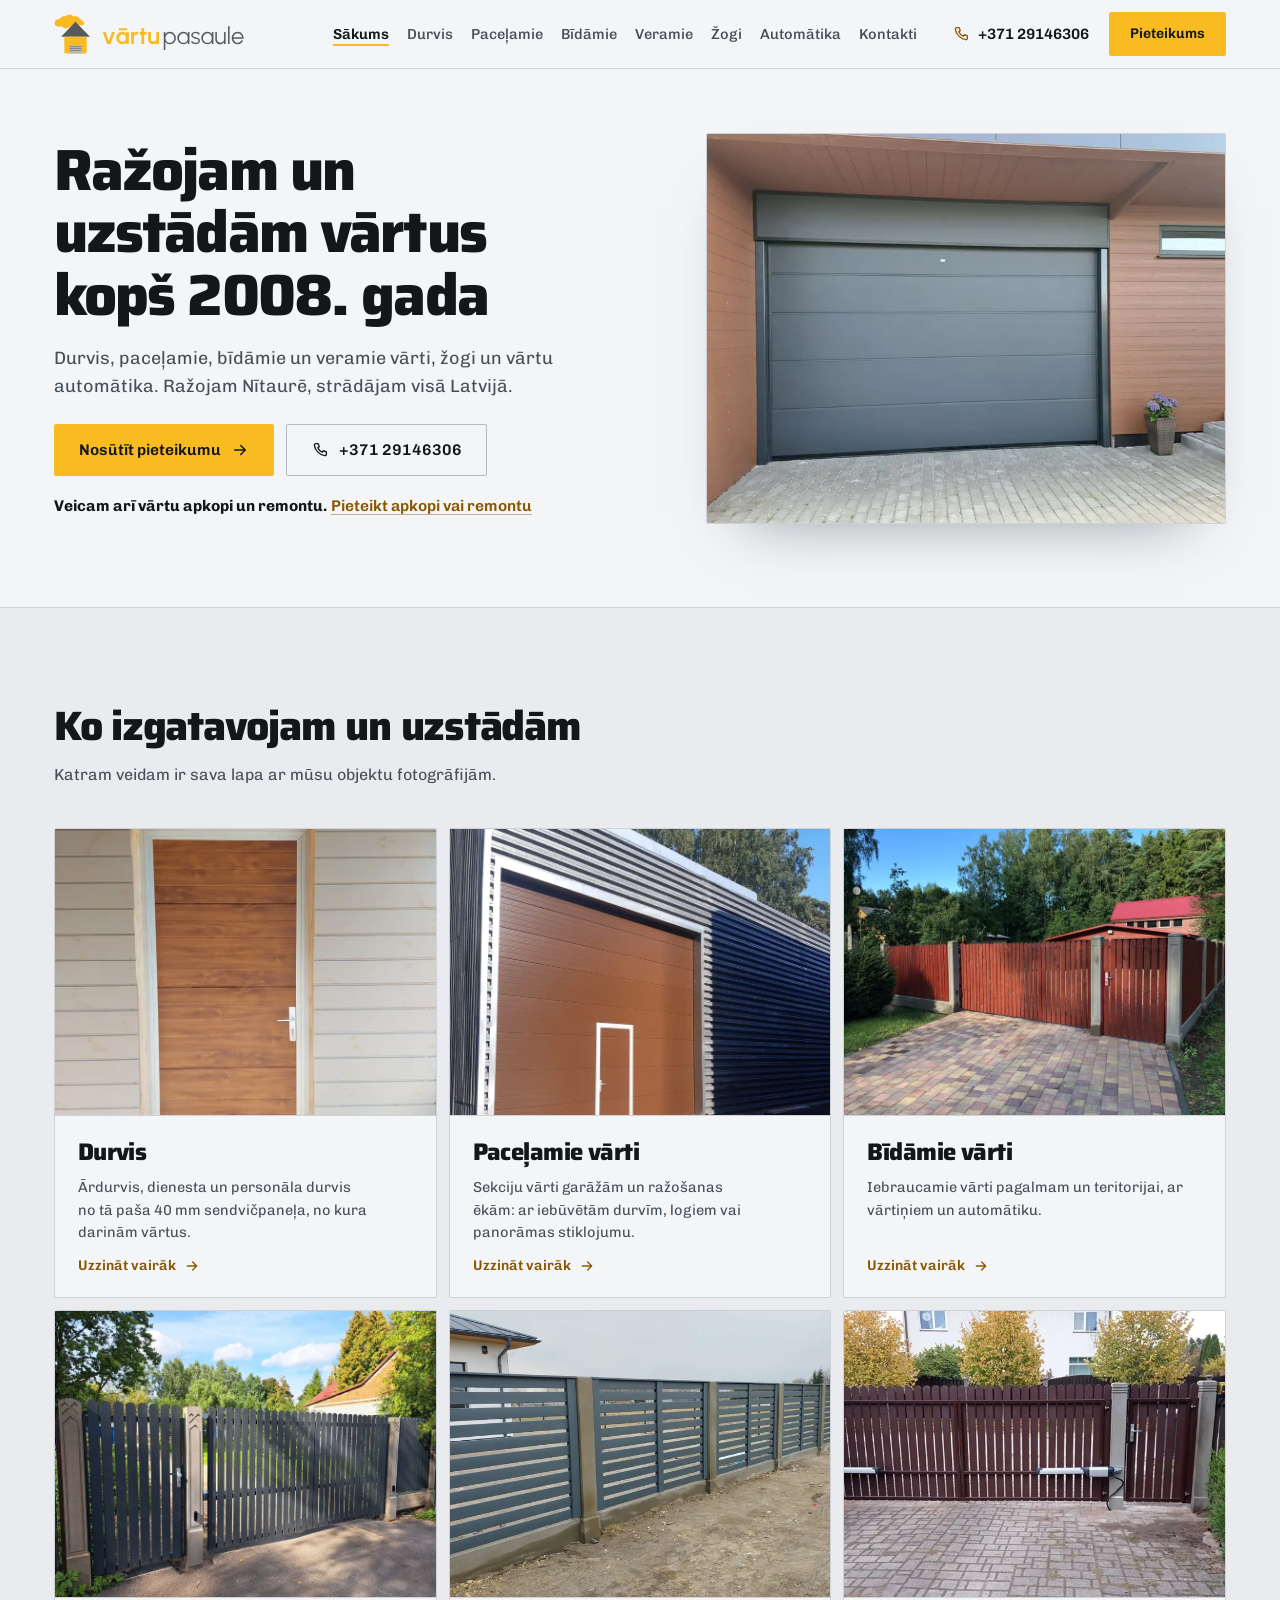
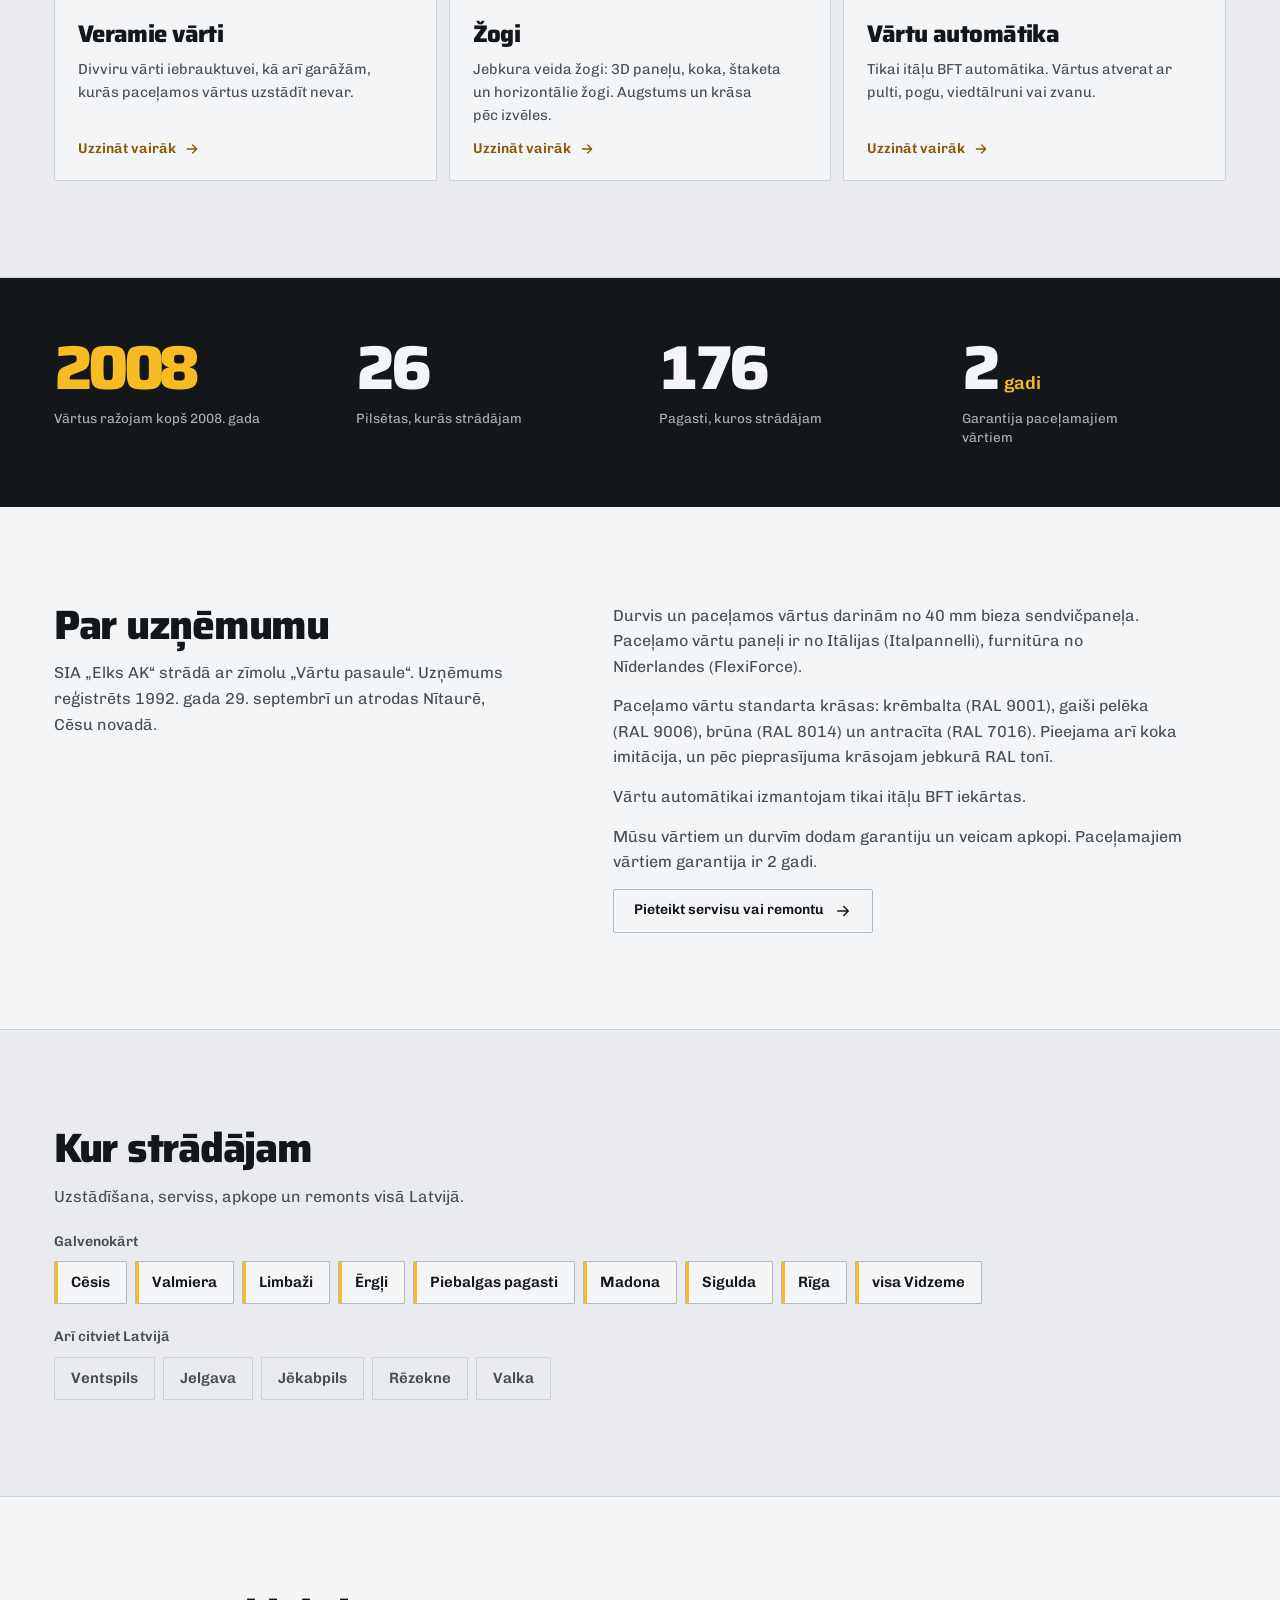
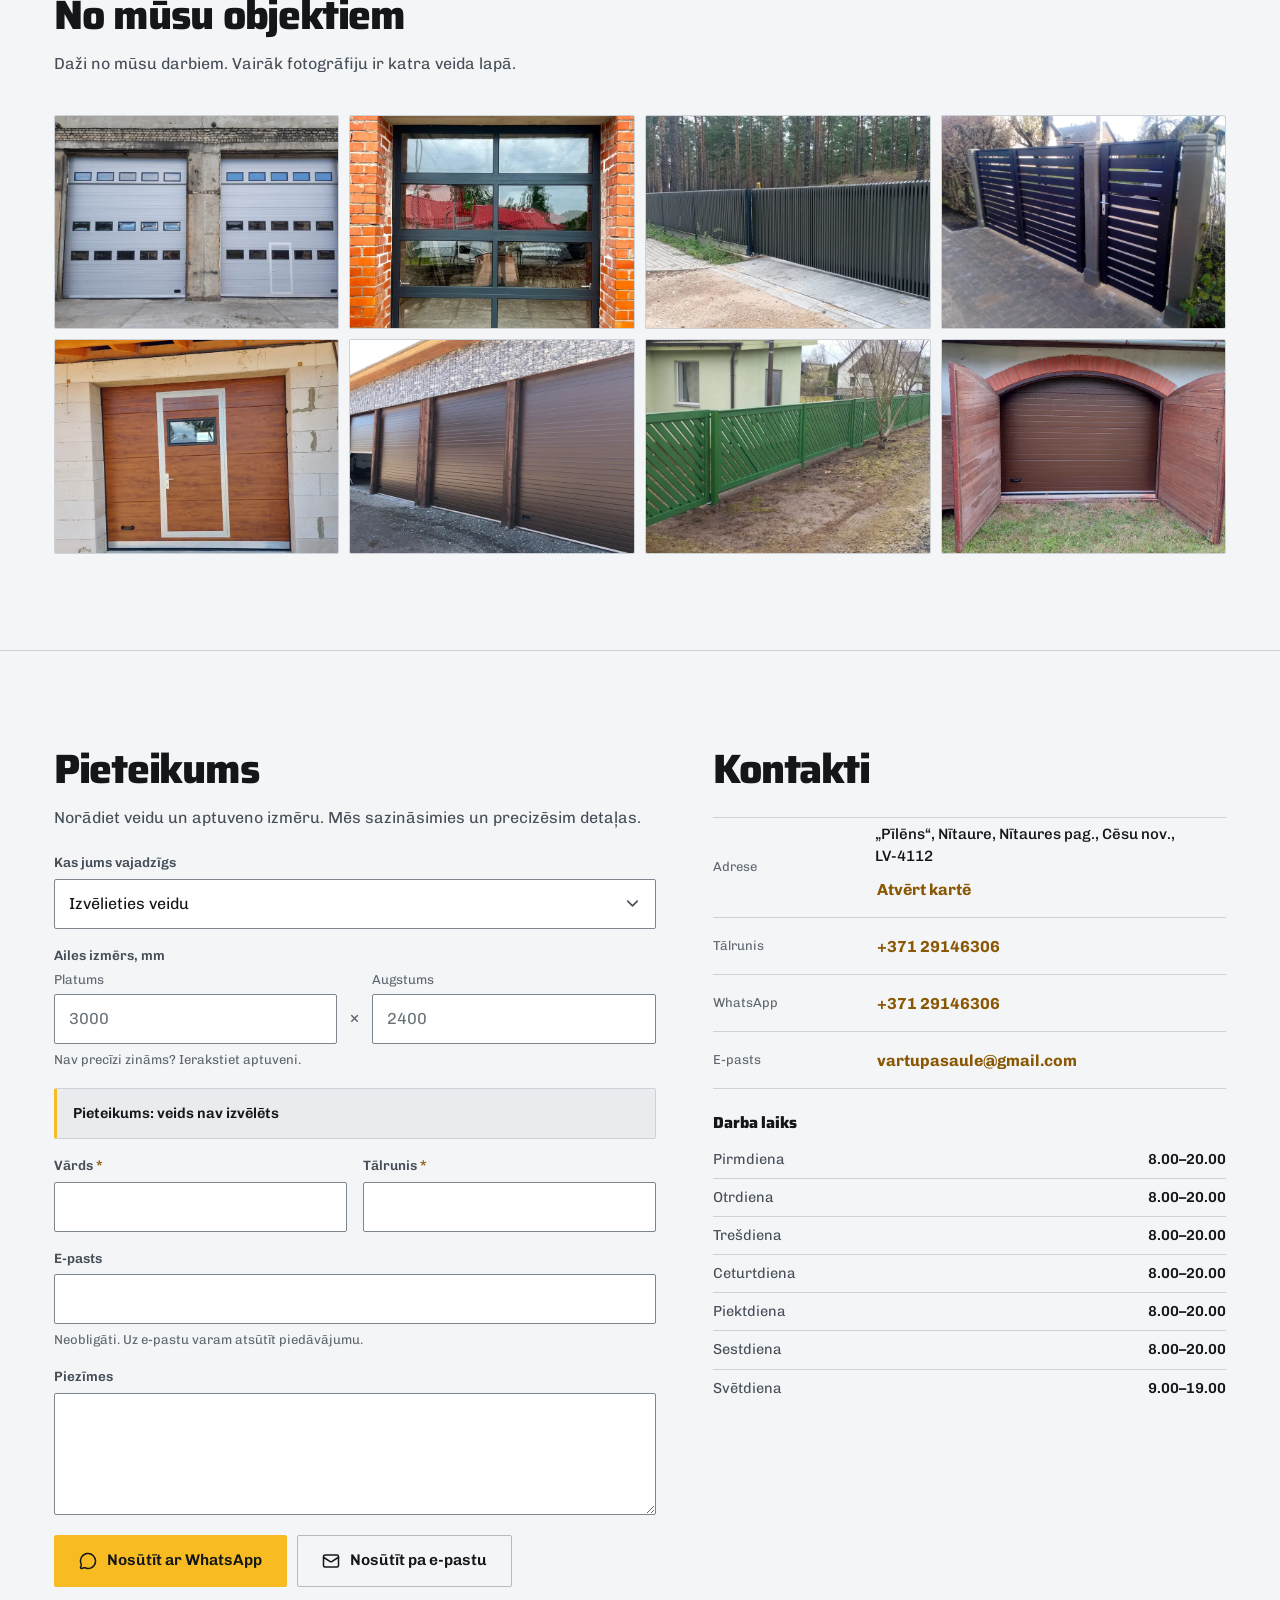
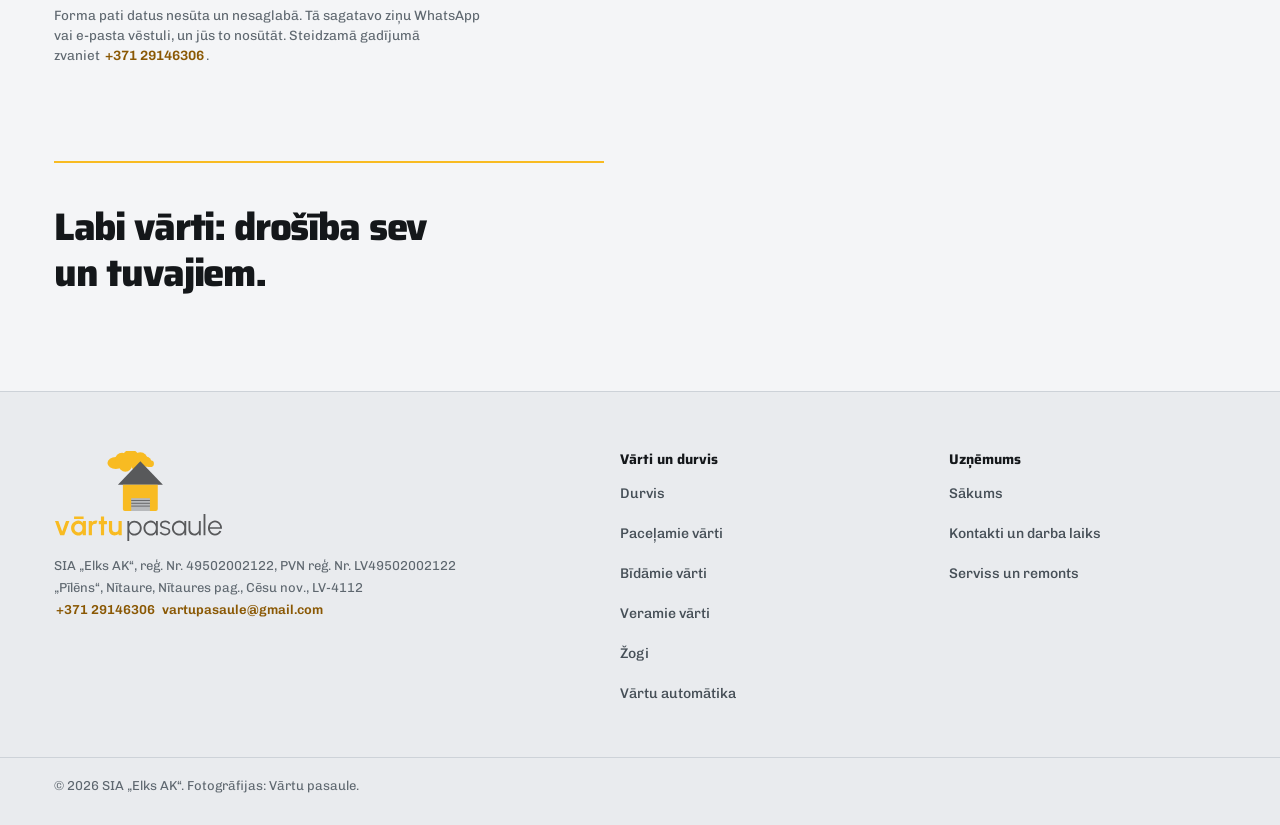
<file: index.html>
<!DOCTYPE html>
<html lang="lv">
<head>
<meta charset="utf-8">
<meta name="viewport" content="width=device-width, initial-scale=1">
<meta name="robots" content="noindex,nofollow">
<title>Vārtu pasaule: vārti, durvis, žogi, apkope un remonts visā Latvijā</title>
<meta name="description" content="Izgatavojam un uzstādām durvis, paceļamos, bīdāmos un veramos vārtus un žogus, uzstādām BFT automātiku. Vārtu apkope un remonts. Strādājam visā Latvijā.">
<link rel="canonical" href="https://vasilyanaptyp-oss.github.io/vartu-pasaule-concept/">
<meta property="og:url" content="https://vasilyanaptyp-oss.github.io/vartu-pasaule-concept/">
<meta name="theme-color" content="#F4F5F7">
<meta property="og:type" content="website">
<meta property="og:locale" content="lv_LV">
<meta property="og:site_name" content="Vārtu pasaule">
<meta property="og:title" content="Vārtu pasaule: vārti, durvis, žogi, apkope un remonts visā Latvijā">
<meta property="og:description" content="Izgatavojam un uzstādām durvis, paceļamos, bīdāmos un veramos vārtus un žogus, uzstādām BFT automātiku. Vārtu apkope un remonts. Strādājam visā Latvijā.">
<meta property="og:image" content="https://vasilyanaptyp-oss.github.io/vartu-pasaule-concept/assets/img/og/pacelamie-antracits-gludi-og.jpg">
<meta property="og:image:width" content="1200">
<meta property="og:image:height" content="630">
<meta property="og:image:alt" content="Antracīta sekciju garāžas vārti ar gludiem paneļiem, brūna fasāde un bruģēta iebrauktuve">
<meta name="twitter:card" content="summary_large_image">
<link rel="icon" href="assets/favicon.svg" type="image/svg+xml">
<link rel="apple-touch-icon" href="assets/apple-touch-icon.png">
<link rel="preload" href="assets/fonts/saira-600-800-latin.woff2" as="font" type="font/woff2" crossorigin>
<link rel="preload" href="assets/fonts/chivo-400-700-latin.woff2" as="font" type="font/woff2" crossorigin>
<link rel="preload" href="assets/fonts/saira-600-800-latin-ext.woff2" as="font" type="font/woff2" crossorigin>
<link rel="preload" href="assets/fonts/chivo-400-700-latin-ext.woff2" as="font" type="font/woff2" crossorigin>
<link rel="preload" as="image" imagesrcset="assets/img/foto/pacelamie-antracits-gludi-800.webp 800w, assets/img/foto/pacelamie-antracits-gludi-1200.webp 1200w, assets/img/foto/pacelamie-antracits-gludi-1600.webp 1600w" imagesizes="(max-width: 900px) 100vw, 520px" fetchpriority="high">
<link rel="stylesheet" href="assets/css/style.css">
<script>document.documentElement.className+=" js"</script>
</head>
<body>
<a class="skip" href="#saturs">Pāriet uz saturu</a>
<header class="hdr">
  <div class="hdr__in">
    <a class="brand" href="./" aria-current="page">
      <img class="brand__logo" src="assets/logo-h.svg" width="190" height="40" alt="Vārtu pasaule, uz sākumlapu">
      <span class="brand__sub">SIA „Elks AK“<br>kopš 1992</span>
    </a>
    <nav class="nav" aria-label="Galvenā navigācija">
      <a href="./" aria-current="page">Sākums</a><a href="durvis/">Durvis</a><a href="pacelamie-varti/">Paceļamie</a><a href="bidamie-varti/">Bīdāmie</a><a href="veramie-varti/">Veramie</a><a href="zogi/">Žogi</a><a href="automatika/">Automātika</a><a href="kontakti/">Kontakti</a>
    </nav>
    <div class="hdr__act">
      <a class="tel" href="tel:+37129146306" aria-label="Zvanīt +371 29146306"><svg viewBox="0 0 24 24" fill="none" stroke="currentColor" stroke-width="1.8" stroke-linecap="round" stroke-linejoin="round" aria-hidden="true" focusable="false"><path d="M6.5 3.5h3l1.5 4-2 1.5a12 12 0 0 0 6 6l1.5-2 4 1.5v3a2 2 0 0 1-2.2 2A16.5 16.5 0 0 1 4.5 5.7 2 2 0 0 1 6.5 3.5Z"/></svg><span class="tel__n">+371 29146306</span></a>
      <a class="btn btn--hi hdr__cta" href="#pieteikums">Pieteikums</a>
      <button class="burger" type="button" id="burger" aria-expanded="false" aria-controls="mnav" aria-label="Atvērt izvēlni"><span></span><span></span></button>
    </div>
  </div>
</header>
<div class="mnav" id="mnav" hidden>
  <nav class="mnav__in" aria-label="Izvēlne">
    <a href="./" aria-current="page"><b>Sākums</b><i>Vārtu pasaule</i></a>
    <a href="durvis/"><b>Durvis</b><i>Garāžas sānu un personāla durvis</i></a><a href="pacelamie-varti/"><b>Paceļamie vārti</b><i>Garāžām un ražošanas ēkām</i></a><a href="bidamie-varti/"><b>Bīdāmie vārti</b><i>Pagalmam un teritorijai</i></a><a href="veramie-varti/"><b>Veramie vārti</b><i>Divviru vārti un vārtiņi</i></a><a href="zogi/"><b>Žogi</b><i>3D paneļu, koka un štaketa žogi</i></a><a href="automatika/"><b>Vārtu automātika</b><i>BFT: pults, poga, viedtālrunis, zvans</i></a><a href="kontakti/"><b>Kontakti</b><i>Nītaure, Cēsu novads</i></a>
    <a class="mnav__tel" href="tel:+37129146306">+371 29146306</a>
  </nav>
</div>
<main id="saturs">
<section class="hero" aria-labelledby="h1">
  <div class="wrap hero__in">
    <div class="hero__txt">
      <h1 class="hero__h" id="h1">Ražojam un uzstādām vārtus kopš&nbsp;2008.&nbsp;gada</h1>
      <p class="hero__p">Durvis, paceļamie, bīdāmie un veramie vārti, žogi un vārtu automātika. Ražojam Nītaurē, strādājam visā Latvijā.</p>
      <div class="hero__cta">
        <a class="btn btn--hi btn--lg" href="#pieteikums">Nosūtīt pieteikumu<svg viewBox="0 0 24 24" fill="none" stroke="currentColor" stroke-width="2" stroke-linecap="round" stroke-linejoin="round" aria-hidden="true" focusable="false"><path d="M5 12h13M13 6l6 6-6 6"/></svg></a>
        <a class="btn btn--lg btn--tel" href="tel:+37129146306"><svg viewBox="0 0 24 24" fill="none" stroke="currentColor" stroke-width="1.8" stroke-linecap="round" stroke-linejoin="round" aria-hidden="true" focusable="false"><path d="M6.5 3.5h3l1.5 4-2 1.5a12 12 0 0 0 6 6l1.5-2 4 1.5v3a2 2 0 0 1-2.2 2A16.5 16.5 0 0 1 4.5 5.7 2 2 0 0 1 6.5 3.5Z"/></svg>+371 29146306</a>
      </div>
      <p class="hero__svc"><b>Veicam arī vārtu apkopi un remontu.</b> <a class="lnk" href="?veids=serviss#pieteikums">Pieteikt apkopi vai remontu</a></p>
    </div>
    <figure class="hero__fig">
      <img src="assets/img/foto/pacelamie-antracits-gludi-800.webp" srcset="assets/img/foto/pacelamie-antracits-gludi-800.webp 800w, assets/img/foto/pacelamie-antracits-gludi-1200.webp 1200w, assets/img/foto/pacelamie-antracits-gludi-1600.webp 1600w" sizes="(max-width: 900px) 100vw, 520px" width="800" height="600" alt="Antracīta sekciju garāžas vārti ar gludiem paneļiem, brūna fasāde un bruģēta iebrauktuve" fetchpriority="high" decoding="async">
      <div class="gate gate--lift" aria-hidden="true"><div class="gate__leaf"></div></div>
    </figure>
  </div>
</section>

<section class="sec sec--alt" id="darbi" aria-labelledby="darbi-h">
  <div class="wrap">
    <h2 class="s-h" id="darbi-h">Ko izgatavojam un uzstādām</h2>
    <p class="s-p">Katram veidam ir sava lapa ar mūsu objektu fotogrāfijām.</p>
    <div class="types">
      <article class="type">
        <figure class="type__img"><img src="assets/img/foto/durvis-koka-imitacija-800.webp" srcset="assets/img/foto/durvis-koka-imitacija-800.webp 800w, assets/img/foto/durvis-koka-imitacija-1200.webp 1200w" sizes="(max-width: 620px) 100vw, (max-width: 980px) 50vw, 395px" width="800" height="1067" alt="Brūnas koka imitācijas rievota paneļa durvis ar gaišu rāmi pelēkā dēļu fasādē" loading="lazy" decoding="async"></figure>
        <div class="type__b">
          <h3 class="type__t"><a href="durvis/">Durvis</a></h3>
          <p class="type__d">Ārdurvis, dienesta un personāla durvis no tā paša 40&nbsp;mm sendvičpaneļa, no kura darinām vārtus.</p>
          <span class="type__go" aria-hidden="true">Uzzināt vairāk<svg viewBox="0 0 24 24" fill="none" stroke="currentColor" stroke-width="2" stroke-linecap="round" stroke-linejoin="round" aria-hidden="true" focusable="false"><path d="M5 12h13M13 6l6 6-6 6"/></svg></span>
        </div>
      </article><article class="type">
        <figure class="type__img"><img src="assets/img/foto/pacelamie-ar-personala-durvim-800.webp" srcset="assets/img/foto/pacelamie-ar-personala-durvim-800.webp 800w, assets/img/foto/pacelamie-ar-personala-durvim-1200.webp 1200w" sizes="(max-width: 620px) 100vw, (max-width: 980px) 50vw, 395px" width="800" height="853" alt="Brūni paceļamie sekciju vārti ar personāla durvīm tumšā rievotā fasādē" loading="lazy" decoding="async"></figure>
        <div class="type__b">
          <h3 class="type__t"><a href="pacelamie-varti/">Paceļamie vārti</a></h3>
          <p class="type__d">Sekciju vārti garāžām un ražošanas ēkām: ar iebūvētām durvīm, logiem vai panorāmas stiklojumu.</p>
          <span class="type__go" aria-hidden="true">Uzzināt vairāk<svg viewBox="0 0 24 24" fill="none" stroke="currentColor" stroke-width="2" stroke-linecap="round" stroke-linejoin="round" aria-hidden="true" focusable="false"><path d="M5 12h13M13 6l6 6-6 6"/></svg></span>
        </div>
      </article><article class="type">
        <figure class="type__img"><img src="assets/img/foto/bidamie-varti-ar-vartinjiem-800.webp" srcset="assets/img/foto/bidamie-varti-ar-vartinjiem-800.webp 800w, assets/img/foto/bidamie-varti-ar-vartinjiem-1200.webp 1200w, assets/img/foto/bidamie-varti-ar-vartinjiem-1600.webp 1600w" sizes="(max-width: 620px) 100vw, (max-width: 980px) 50vw, 395px" width="800" height="600" alt="Sarkanbrūni bīdāmie vārti ar vārtiņiem, štaketa žogs uz pelēkiem stabiem, bruģēta iebrauktuve" loading="lazy" decoding="async"></figure>
        <div class="type__b">
          <h3 class="type__t"><a href="bidamie-varti/">Bīdāmie vārti</a></h3>
          <p class="type__d">Iebraucamie vārti pagalmam un teritorijai, ar vārtiņiem un automātiku.</p>
          <span class="type__go" aria-hidden="true">Uzzināt vairāk<svg viewBox="0 0 24 24" fill="none" stroke="currentColor" stroke-width="2" stroke-linecap="round" stroke-linejoin="round" aria-hidden="true" focusable="false"><path d="M5 12h13M13 6l6 6-6 6"/></svg></span>
        </div>
      </article><article class="type">
        <figure class="type__img"><img src="assets/img/foto/veramie-varti-antracits-800.webp" srcset="assets/img/foto/veramie-varti-antracits-800.webp 800w, assets/img/foto/veramie-varti-antracits-1200.webp 1200w, assets/img/foto/veramie-varti-antracits-1600.webp 1600w" sizes="(max-width: 620px) 100vw, (max-width: 980px) 50vw, 395px" width="800" height="600" alt="Antracīta pelēki štaketa vārti ar vārtiņiem starp gaišiem dekoratīviem stabiem" loading="lazy" decoding="async"></figure>
        <div class="type__b">
          <h3 class="type__t"><a href="veramie-varti/">Veramie vārti</a></h3>
          <p class="type__d">Divviru vārti iebrauktuvei, kā arī garāžām, kurās paceļamos vārtus uzstādīt nevar.</p>
          <span class="type__go" aria-hidden="true">Uzzināt vairāk<svg viewBox="0 0 24 24" fill="none" stroke="currentColor" stroke-width="2" stroke-linecap="round" stroke-linejoin="round" aria-hidden="true" focusable="false"><path d="M5 12h13M13 6l6 6-6 6"/></svg></span>
        </div>
      </article><article class="type">
        <figure class="type__img"><img src="assets/img/foto/zogs-horizontalas-listes-800.webp" srcset="assets/img/foto/zogs-horizontalas-listes-800.webp 800w, assets/img/foto/zogs-horizontalas-listes-1200.webp 1200w, assets/img/foto/zogs-horizontalas-listes-1560.webp 1560w" sizes="(max-width: 620px) 100vw, (max-width: 980px) 50vw, 395px" width="800" height="507" alt="Tumši pelēks žogs ar horizontālām līstēm starp betona stabiem uz cokola" loading="lazy" decoding="async"></figure>
        <div class="type__b">
          <h3 class="type__t"><a href="zogi/">Žogi</a></h3>
          <p class="type__d">Jebkura veida žogi: 3D paneļu, koka, štaketa un horizontālie žogi. Augstums un krāsa pēc izvēles.</p>
          <span class="type__go" aria-hidden="true">Uzzināt vairāk<svg viewBox="0 0 24 24" fill="none" stroke="currentColor" stroke-width="2" stroke-linecap="round" stroke-linejoin="round" aria-hidden="true" focusable="false"><path d="M5 12h13M13 6l6 6-6 6"/></svg></span>
        </div>
      </article><article class="type">
        <figure class="type__img"><img src="assets/img/foto/veramie-varti-motori-800.webp" srcset="assets/img/foto/veramie-varti-motori-800.webp 800w, assets/img/foto/veramie-varti-motori-1200.webp 1200w, assets/img/foto/veramie-varti-motori-1599.webp 1599w" sizes="(max-width: 620px) 100vw, (max-width: 980px) 50vw, 395px" width="800" height="450" alt="Tumši brūni divviru štaketa vārti ar piedziņām, signāllampu un atsevišķiem vārtiņiem" loading="lazy" decoding="async"></figure>
        <div class="type__b">
          <h3 class="type__t"><a href="automatika/">Vārtu automātika</a></h3>
          <p class="type__d">Tikai itāļu BFT automātika. Vārtus atverat ar pulti, pogu, viedtālruni vai zvanu.</p>
          <span class="type__go" aria-hidden="true">Uzzināt vairāk<svg viewBox="0 0 24 24" fill="none" stroke="currentColor" stroke-width="2" stroke-linecap="round" stroke-linejoin="round" aria-hidden="true" focusable="false"><path d="M5 12h13M13 6l6 6-6 6"/></svg></span>
        </div>
      </article>
    </div>
  </div>
</section>

<section class="fakti" aria-label="Uzņēmums skaitļos">
  <div class="wrap fakti__in">
    <div class="fakts"><p class="fakts__n"><span class="yr">2008</span></p><p class="fakts__l">Vārtus ražojam kopš 2008. gada</p></div>
    <div class="fakts"><p class="fakts__n"><span class="num" data-to="26">26</span></p><p class="fakts__l">Pilsētas, kurās strādājam</p></div>
    <div class="fakts"><p class="fakts__n"><span class="num" data-to="176">176</span></p><p class="fakts__l">Pagasti, kuros strādājam</p></div>
    <div class="fakts"><p class="fakts__n"><span class="num" data-to="2">2</span><i>gadi</i></p><p class="fakts__l">Garantija paceļamajiem vārtiem</p></div>
  </div>
</section>

<section class="sec" id="par-mums" aria-labelledby="about-h">
  <div class="wrap about__in">
    <div>
      <h2 class="s-h" id="about-h">Par uzņēmumu</h2>
      <p class="s-p">SIA „Elks AK“ strādā ar zīmolu „Vārtu pasaule“. Uzņēmums reģistrēts 1992. gada 29. septembrī un atrodas Nītaurē, Cēsu novadā.</p>
    </div>
    <div class="about__txt">
      <p>Durvis un paceļamos vārtus darinām no 40&nbsp;mm bieza sendvičpaneļa. Paceļamo vārtu paneļi ir no Itālijas (Italpannelli), furnitūra no Nīderlandes (FlexiForce).</p>
      <p>Paceļamo vārtu standarta krāsas: krēmbalta (RAL&nbsp;9001), gaiši pelēka (RAL&nbsp;9006), brūna (RAL&nbsp;8014) un antracīta (RAL&nbsp;7016). Pieejama arī koka imitācija, un pēc pieprasījuma krāsojam jebkurā RAL tonī.</p>
      <p>Vārtu automātikai izmantojam tikai itāļu BFT iekārtas.</p>
      <p>Mūsu vārtiem un durvīm dodam garantiju un veicam apkopi. Paceļamajiem vārtiem garantija ir 2 gadi.</p>
      <p><a class="btn" href="kontakti/?veids=serviss#pieteikums">Pieteikt servisu vai remontu<svg viewBox="0 0 24 24" fill="none" stroke="currentColor" stroke-width="2" stroke-linecap="round" stroke-linejoin="round" aria-hidden="true" focusable="false"><path d="M5 12h13M13 6l6 6-6 6"/></svg></a></p>
    </div>
  </div>
</section>

<section class="sec sec--alt" aria-labelledby="geo-h">
  <div class="wrap">
    <h2 class="s-h" id="geo-h">Kur strādājam</h2>
    <p class="s-p">Uzstādīšana, serviss, apkope un remonts visā Latvijā.</p>
    <p class="geo__cap">Galvenokārt</p><ul class="geo__list"><li class="is-core">Cēsis</li><li class="is-core">Valmiera</li><li class="is-core">Limbaži</li><li class="is-core">Ērgļi</li><li class="is-core">Piebalgas pagasti</li><li class="is-core">Madona</li><li class="is-core">Sigulda</li><li class="is-core">Rīga</li><li class="is-core">visa Vidzeme</li></ul><p class="geo__cap">Arī citviet Latvijā</p><ul class="geo__list"><li>Ventspils</li><li>Jelgava</li><li>Jēkabpils</li><li>Rēzekne</li><li>Valka</li></ul>
  </div>
</section>

<section class="sec" aria-labelledby="gal-h">
  <div class="wrap">
    <h2 class="s-h" id="gal-h">No mūsu objektiem</h2>
    <p class="s-p">Daži no mūsu darbiem. Vairāk fotogrāfiju ir katra veida lapā.</p>
    <ul class="gal__grid" data-gal="sakums">
<li><a class="gal__a" href="assets/img/foto/industrialie-logu-rindas-1551.webp" data-cap="Divi gaiši pelēki industriālie sekciju vārti ar trim logu rindām un personāla durvīm"><img src="assets/img/foto/industrialie-logu-rindas-thumb.webp" width="800" height="600" alt="Divi gaiši pelēki industriālie sekciju vārti ar trim logu rindām un personāla durvīm" loading="lazy" decoding="async"></a></li>
<li><a class="gal__a" href="assets/img/foto/panoramas-varti-1200.webp" data-cap="Panorāmas sekciju vārti ar antracīta rāmi un lielām stikla sekcijām sarkanā ķieģeļu mūrī"><img src="assets/img/foto/panoramas-varti-thumb.webp" width="800" height="600" alt="Panorāmas sekciju vārti ar antracīta rāmi un lielām stikla sekcijām sarkanā ķieģeļu mūrī" loading="lazy" decoding="async"></a></li>
<li><a class="gal__a" href="assets/img/foto/bidamie-varti-lameles-1599.webp" data-cap="Tumši pelēki bīdāmie vārti no vertikālām lamelēm ar tāda paša stila žogu"><img src="assets/img/foto/bidamie-varti-lameles-thumb.webp" width="800" height="600" alt="Tumši pelēki bīdāmie vārti no vertikālām lamelēm ar tāda paša stila žogu" loading="lazy" decoding="async"></a></li>
<li><a class="gal__a" href="assets/img/foto/veramie-varti-lameles-1600.webp" data-cap="Tumši zili divviru vārti no horizontālām lamelēm ar vārtiņiem starp pelēkiem stabiem"><img src="assets/img/foto/veramie-varti-lameles-thumb.webp" width="800" height="600" alt="Tumši zili divviru vārti no horizontālām lamelēm ar vārtiņiem starp pelēkiem stabiem" loading="lazy" decoding="async"></a></li>
<li><a class="gal__a" href="assets/img/foto/pacelamie-ozols-ar-durvim-1200.webp" data-cap="Garāžas sekciju vārti ar zelta ozola imitāciju un personāla durvīm ar lodziņu"><img src="assets/img/foto/pacelamie-ozols-ar-durvim-thumb.webp" width="800" height="600" alt="Garāžas sekciju vārti ar zelta ozola imitāciju un personāla durvīm ar lodziņu" loading="lazy" decoding="async"></a></li>
<li><a class="gal__a" href="assets/img/foto/industrialie-rinda-1552.webp" data-cap="Seši brūni rievoti paceļamie sekciju vārti rindā starp tumšiem stabiem"><img src="assets/img/foto/industrialie-rinda-thumb.webp" width="800" height="600" alt="Seši brūni rievoti paceļamie sekciju vārti rindā starp tumšiem stabiem" loading="lazy" decoding="async"></a></li>
<li><a class="gal__a" href="assets/img/foto/zogs-diagonalas-listes-1600.webp" data-cap="Garš zaļš žogs ar diagonālām līstēm un vārtiņiem gar ielu"><img src="assets/img/foto/zogs-diagonalas-listes-thumb.webp" width="800" height="600" alt="Garš zaļš žogs ar diagonālām līstēm un vārtiņiem gar ielu" loading="lazy" decoding="async" style="object-position:30% 50%"></a></li>
<li><a class="gal__a" href="assets/img/foto/pacelamie-arka-1200.webp" data-cap="Brūni paceļamie sekciju vārti arkveida ailē starp atvērtām vecajām vērtnēm"><img src="assets/img/foto/pacelamie-arka-thumb.webp" width="800" height="600" alt="Brūni paceļamie sekciju vārti arkveida ailē starp atvērtām vecajām vērtnēm" loading="lazy" decoding="async"></a></li>
</ul>
  </div>
</section>

<section class="sec ask" id="pieteikums" aria-labelledby="ask-h">
  <div class="wrap ask__in">
    <div class="ask__form">
      <h2 class="s-h" id="ask-h">Pieteikums</h2>
      <p class="s-p">Norādiet veidu un aptuveno izmēru. Mēs sazināsimies un precizēsim detaļas.</p>
      <p class="sr-only" id="frm-status" aria-live="polite" aria-atomic="true"></p>
      <form class="frm" id="frm" novalidate>
        
        <input type="hidden" id="f-izvele" name="izvele" value="">
        <div class="fld">
          <label for="f-veids">Kas jums vajadzīgs</label>
          <select id="f-veids" name="veids"><option value="" data-slug="">Izvēlieties veidu</option><option data-slug="durvis">Durvis</option><option data-slug="pacelamie-varti">Paceļamie vārti</option><option data-slug="industrialie-varti">Industriālie vārti</option><option data-slug="bidamie-varti">Bīdāmie vārti</option><option data-slug="veramie-varti">Veramie vārti</option><option data-slug="zogi">Žogi</option><option data-slug="automatika">Automātika</option><option data-slug="serviss">Serviss, apkope vai remonts</option><option data-slug="nezinu">Vēl nezinu</option></select>
        </div>
        <fieldset class="fld">
          <legend id="l-size">Ailes izmērs, mm</legend>
          <div class="size">
            <div class="size__f"><label for="f-w" id="l-w">Platums</label><input id="f-w" name="platums" type="text" inputmode="decimal" autocomplete="off" placeholder="3000"></div>
            <span class="size__x" aria-hidden="true">&times;</span>
            <div class="size__f"><label for="f-h" id="l-h">Augstums</label><input id="f-h" name="augstums" type="text" inputmode="decimal" autocomplete="off" placeholder="2400"></div>
          </div>
          <p class="hint">Nav precīzi zināms? Ierakstiet aptuveni.</p>
        </fieldset>
        <p class="summary" id="summary">Pieteikums: veids nav izvēlēts</p>
        <div class="frm__row">
          <div class="fld">
            <label for="f-name">Vārds <span aria-hidden="true">*</span></label>
            <input id="f-name" name="vards" type="text" autocomplete="name" required aria-describedby="e-name">
            <p class="err" id="e-name" hidden>Ierakstiet savu vārdu.</p>
          </div>
          <div class="fld">
            <label for="f-tel">Tālrunis <span aria-hidden="true">*</span></label>
            <input id="f-tel" name="talrunis" type="tel" inputmode="tel" autocomplete="tel" required aria-describedby="e-tel">
            <p class="err" id="e-tel" hidden>Ierakstiet tālruņa numuru, uz kuru varam atzvanīt (vismaz 8 cipari).</p>
          </div>
        </div>
        <div class="fld">
          <label for="f-mail">E-pasts</label>
          <input id="f-mail" name="epasts" type="email" inputmode="email" autocomplete="email" spellcheck="false" aria-describedby="h-mail e-mail">
          <p class="hint" id="h-mail">Neobligāti. Uz e-pastu varam atsūtīt piedāvājumu.</p>
          <p class="err" id="e-mail" hidden>E-pasta adresē ir kļūda. Pārbaudiet to.</p>
        </div>
        <div class="fld">
          <label for="f-msg">Piezīmes</label>
          <textarea id="f-msg" name="piezimes" rows="4" autocomplete="off"></textarea>
        </div>
        <div class="frm__end">
          <button class="btn btn--hi btn--lg" type="submit" name="via" value="wa"><svg viewBox="0 0 24 24" fill="none" stroke="currentColor" stroke-width="2" stroke-linecap="round" stroke-linejoin="round" aria-hidden="true" focusable="false"><path d="M2.992 16.342a2 2 0 0 1 .094 1.167l-1.065 3.29a1 1 0 0 0 1.236 1.168l3.413-.998a2 2 0 0 1 1.099.092 10 10 0 1 0-4.777-4.719"/></svg>Nosūtīt ar WhatsApp</button>
          <button class="btn btn--lg" type="submit" name="via" value="mail"><svg viewBox="0 0 24 24" fill="none" stroke="currentColor" stroke-width="2" stroke-linecap="round" stroke-linejoin="round" aria-hidden="true" focusable="false"><path d="m22 7-8.991 5.727a2 2 0 0 1-2.009 0L2 7"/><rect width="20" height="16" x="2" y="4" rx="2"/></svg>Nosūtīt pa e-pastu</button>
        </div>
        <p class="err" id="e-send" hidden></p>
        <p class="frm__note">Forma pati datus nesūta un nesaglabā. Tā sagatavo ziņu WhatsApp vai e-pasta vēstuli, un jūs to nosūtāt. Steidzamā gadījumā zvaniet <a class="lnk" href="tel:+37129146306">+371&nbsp;29146306</a>.</p>
      </form>
      <div class="done" id="done" hidden role="status">
        <p class="done__t" id="done-t">Ziņa sagatavota</p>
        <p class="done__p" id="done-p"></p>
        <p class="done__links">
          <a class="lnk" href="tel:+37129146306">+371 29146306</a>
          <a class="lnk" data-m="bW9jLmxpYW1nQGVsdWFzYXB1dHJhdg==">vartupasaule[at]gmail.com</a>
        </p>
        <button class="btn btn--sm" type="button" id="again">Labot pieteikumu</button>
      </div>
    </div>
    <aside class="ask__c" id="kontakti" aria-labelledby="c-h">
      <h2 class="s-h" id="c-h">Kontakti</h2>
      <dl class="cts">
        <div><dt>Adrese</dt><dd>„Pīlēns“, Nītaure, Nītaures pag., Cēsu nov., <span class="nw">LV-4112</span><br><a class="lnk" href="https://www.google.com/maps/search/?api=1&query=57.06975%2C25.19161" rel="noopener" target="_blank">Atvērt kartē<span class="sr-only"> (atveras jaunā cilnē)</span></a></dd></div>
        <div><dt>Tālrunis</dt><dd><a class="lnk" href="tel:+37129146306">+371 29146306</a></dd></div>
        <div><dt>WhatsApp</dt><dd><a class="lnk" href="https://wa.me/37129146306" rel="noopener" target="_blank"><span class="sr-only">WhatsApp </span>+371 29146306<span class="sr-only"> (atveras jaunā cilnē)</span></a></dd></div>
        <div><dt>E-pasts</dt><dd><a class="lnk" data-m="bW9jLmxpYW1nQGVsdWFzYXB1dHJhdg==">vartupasaule[at]gmail.com</a></dd></div>
      </dl>
      <div class="hours">
        <h3 class="hours__h">Darba laiks</h3>
        <ul class="hours__l"><li><span>Pirmdiena</span><b>8.00–20.00</b></li><li><span>Otrdiena</span><b>8.00–20.00</b></li><li><span>Trešdiena</span><b>8.00–20.00</b></li><li><span>Ceturtdiena</span><b>8.00–20.00</b></li><li><span>Piektdiena</span><b>8.00–20.00</b></li><li><span>Sestdiena</span><b>8.00–20.00</b></li><li><span>Svētdiena</span><b>9.00–19.00</b></li></ul>
      </div>
    </aside>
  </div>
</section>

<section class="slogan" aria-label="Uzņēmuma sauklis">
  <div class="wrap"><p class="slogan__t">Labi vārti: drošība sev un tuvajiem.</p></div>
</section>
</main>
<footer class="ftr">
  <div class="wrap ftr__in">
    <div class="ftr__co">
      <p class="ftr__brand"><img src="assets/logo.svg" width="170" height="90" alt="Vārtu pasaule"></p>
      <p class="ftr__req">SIA „Elks AK“, reģ. Nr.&nbsp;49502002122, PVN reģ. Nr.&nbsp;LV49502002122</p>
      <p class="ftr__req">„Pīlēns“, Nītaure, Nītaures pag., Cēsu nov., <span class="nw">LV-4112</span></p>
      <p class="ftr__req"><a class="lnk" href="tel:+37129146306">+371 29146306</a> <a class="lnk" data-m="bW9jLmxpYW1nQGVsdWFzYXB1dHJhdg==">vartupasaule[at]gmail.com</a></p>
    </div>
    <div>
      <p class="ftr__h">Vārti un durvis</p>
      <nav class="ftr__nav" aria-label="Vārti un durvis"><a href="durvis/">Durvis</a><a href="pacelamie-varti/">Paceļamie vārti</a><a href="bidamie-varti/">Bīdāmie vārti</a><a href="veramie-varti/">Veramie vārti</a><a href="zogi/">Žogi</a><a href="automatika/">Vārtu automātika</a></nav>
    </div>
    <div>
      <p class="ftr__h">Uzņēmums</p>
      <nav class="ftr__nav" aria-label="Uzņēmums">
        <a href="./">Sākums</a>
        <a href="kontakti/">Kontakti un darba laiks</a>
        <a href="kontakti/?veids=serviss#pieteikums">Serviss un remonts</a>
      </nav>
    </div>
  </div>
  <div class="wrap ftr__b">
    <p>© 2026 SIA „Elks AK“. Fotogrāfijas: Vārtu pasaule.</p>
  </div>
</footer>
<button class="totop" type="button" id="totop" aria-label="Uz lapas augšu" hidden><svg viewBox="0 0 24 24" fill="none" stroke="currentColor" stroke-width="2" stroke-linecap="round" stroke-linejoin="round" aria-hidden="true" focusable="false"><path d="M12 19V5M6 11l6-6 6 6"/></svg></button>
<dialog class="lb" id="lb" aria-label="Fotogrāfija">
  <div class="lb__bar">
    <p class="lb__n" aria-live="polite"></p>
    <button class="lb__btn" type="button" data-lb="fs" aria-label="Pilnekrāna režīms"><svg viewBox="0 0 24 24" fill="none" stroke="currentColor" stroke-width="2" stroke-linecap="round" stroke-linejoin="round" aria-hidden="true" focusable="false"><path d="M8 3H5a2 2 0 0 0-2 2v3m18 0V5a2 2 0 0 0-2-2h-3M3 16v3a2 2 0 0 0 2 2h3m8 0h3a2 2 0 0 0 2-2v-3"/></svg></button>
    <button class="lb__btn" type="button" data-lb="close" aria-label="Aizvērt" autofocus><svg viewBox="0 0 24 24" fill="none" stroke="currentColor" stroke-width="2" stroke-linecap="round" stroke-linejoin="round" aria-hidden="true" focusable="false"><path d="M18 6 6 18M6 6l12 12"/></svg></button>
  </div>
  <div class="lb__stage">
    <img class="lb__img" alt="">
    <button class="lb__btn lb__prev" type="button" data-lb="prev" aria-label="Iepriekšējā fotogrāfija"><svg viewBox="0 0 24 24" fill="none" stroke="currentColor" stroke-width="2" stroke-linecap="round" stroke-linejoin="round" aria-hidden="true" focusable="false"><path d="m15 18-6-6 6-6"/></svg></button>
    <button class="lb__btn lb__next" type="button" data-lb="next" aria-label="Nākamā fotogrāfija"><svg viewBox="0 0 24 24" fill="none" stroke="currentColor" stroke-width="2" stroke-linecap="round" stroke-linejoin="round" aria-hidden="true" focusable="false"><path d="m9 18 6-6-6-6"/></svg></button>
  </div>
  <p class="lb__cap"></p>
</dialog>
<script type="application/ld+json">
{
 "@context": "https://schema.org",
 "@graph": [
  {
   "@type": [
    "HomeAndConstructionBusiness",
    "LocalBusiness"
   ],
   "@id": "https://vasilyanaptyp-oss.github.io/vartu-pasaule-concept/#uznemums",
   "name": "Vārtu pasaule",
   "legalName": "SIA \"Elks AK\"",
   "url": "https://vasilyanaptyp-oss.github.io/vartu-pasaule-concept/",
   "logo": "https://vasilyanaptyp-oss.github.io/vartu-pasaule-concept/assets/logo.svg",
   "image": "https://vasilyanaptyp-oss.github.io/vartu-pasaule-concept/assets/img/foto/pacelamie-antracits-gludi-1600.webp",
   "description": "Durvju, paceļamo, bīdāmo un veramo vārtu un žogu izgatavošana un uzstādīšana, BFT vārtu automātikas uzstādīšana, vārtu apkope un remonts visā Latvijā.",
   "foundingDate": "1992-09-29",
   "vatID": "LV49502002122",
   "taxID": "49502002122",
   "telephone": "+37129146306",
   "address": {
    "@type": "PostalAddress",
    "streetAddress": "\"Pīlēns\", Nītaures pagasts",
    "addressLocality": "Nītaure",
    "addressRegion": "Cēsu novads",
    "postalCode": "LV-4112",
    "addressCountry": "LV"
   },
   "openingHoursSpecification": [
    {
     "@type": "OpeningHoursSpecification",
     "dayOfWeek": [
      "Monday",
      "Tuesday",
      "Wednesday",
      "Thursday",
      "Friday",
      "Saturday"
     ],
     "opens": "08:00",
     "closes": "20:00"
    },
    {
     "@type": "OpeningHoursSpecification",
     "dayOfWeek": "Sunday",
     "opens": "09:00",
     "closes": "19:00"
    }
   ],
   "areaServed": [
    {
     "@type": "Country",
     "name": "Latvija"
    },
    {
     "@type": "City",
     "name": "Cēsis"
    },
    {
     "@type": "City",
     "name": "Valmiera"
    },
    {
     "@type": "City",
     "name": "Limbaži"
    },
    {
     "@type": "City",
     "name": "Ērgļi"
    },
    {
     "@type": "City",
     "name": "Madona"
    },
    {
     "@type": "City",
     "name": "Sigulda"
    },
    {
     "@type": "City",
     "name": "Rīga"
    },
    {
     "@type": "City",
     "name": "Ventspils"
    },
    {
     "@type": "City",
     "name": "Jelgava"
    },
    {
     "@type": "City",
     "name": "Jēkabpils"
    },
    {
     "@type": "City",
     "name": "Rēzekne"
    },
    {
     "@type": "City",
     "name": "Valka"
    }
   ],
   "hasMap": "https://www.google.com/maps/search/?api=1&query=57.06975%2C25.19161",
   "contactPoint": [
    {
     "@type": "ContactPoint",
     "telephone": "+37129146306",
     "contactType": "customer service",
     "areaServed": "LV",
     "availableLanguage": "lv"
    }
   ],
   "sameAs": [
    "https://www.zl.lv/lv/uznemums/elks-ak-sia/",
    "https://www.1188.lv/katalogs/zogi-varti-6300/vartu-pasaule-sia-elks-ak-459099",
    "https://abc.lv/infolapa/elks-ak-sia",
    "https://cesis.pilseta24.lv/katalogs/info/elks-ak-sia"
   ]
  },
  {
   "@type": "WebSite",
   "@id": "https://vasilyanaptyp-oss.github.io/vartu-pasaule-concept/#vietne",
   "name": "Vārtu pasaule",
   "url": "https://vasilyanaptyp-oss.github.io/vartu-pasaule-concept/",
   "inLanguage": "lv",
   "publisher": {
    "@id": "https://vasilyanaptyp-oss.github.io/vartu-pasaule-concept/#uznemums"
   }
  }
 ]
}
</script>
<script src="assets/js/app.js" defer></script>
</body>
</html>
</file>
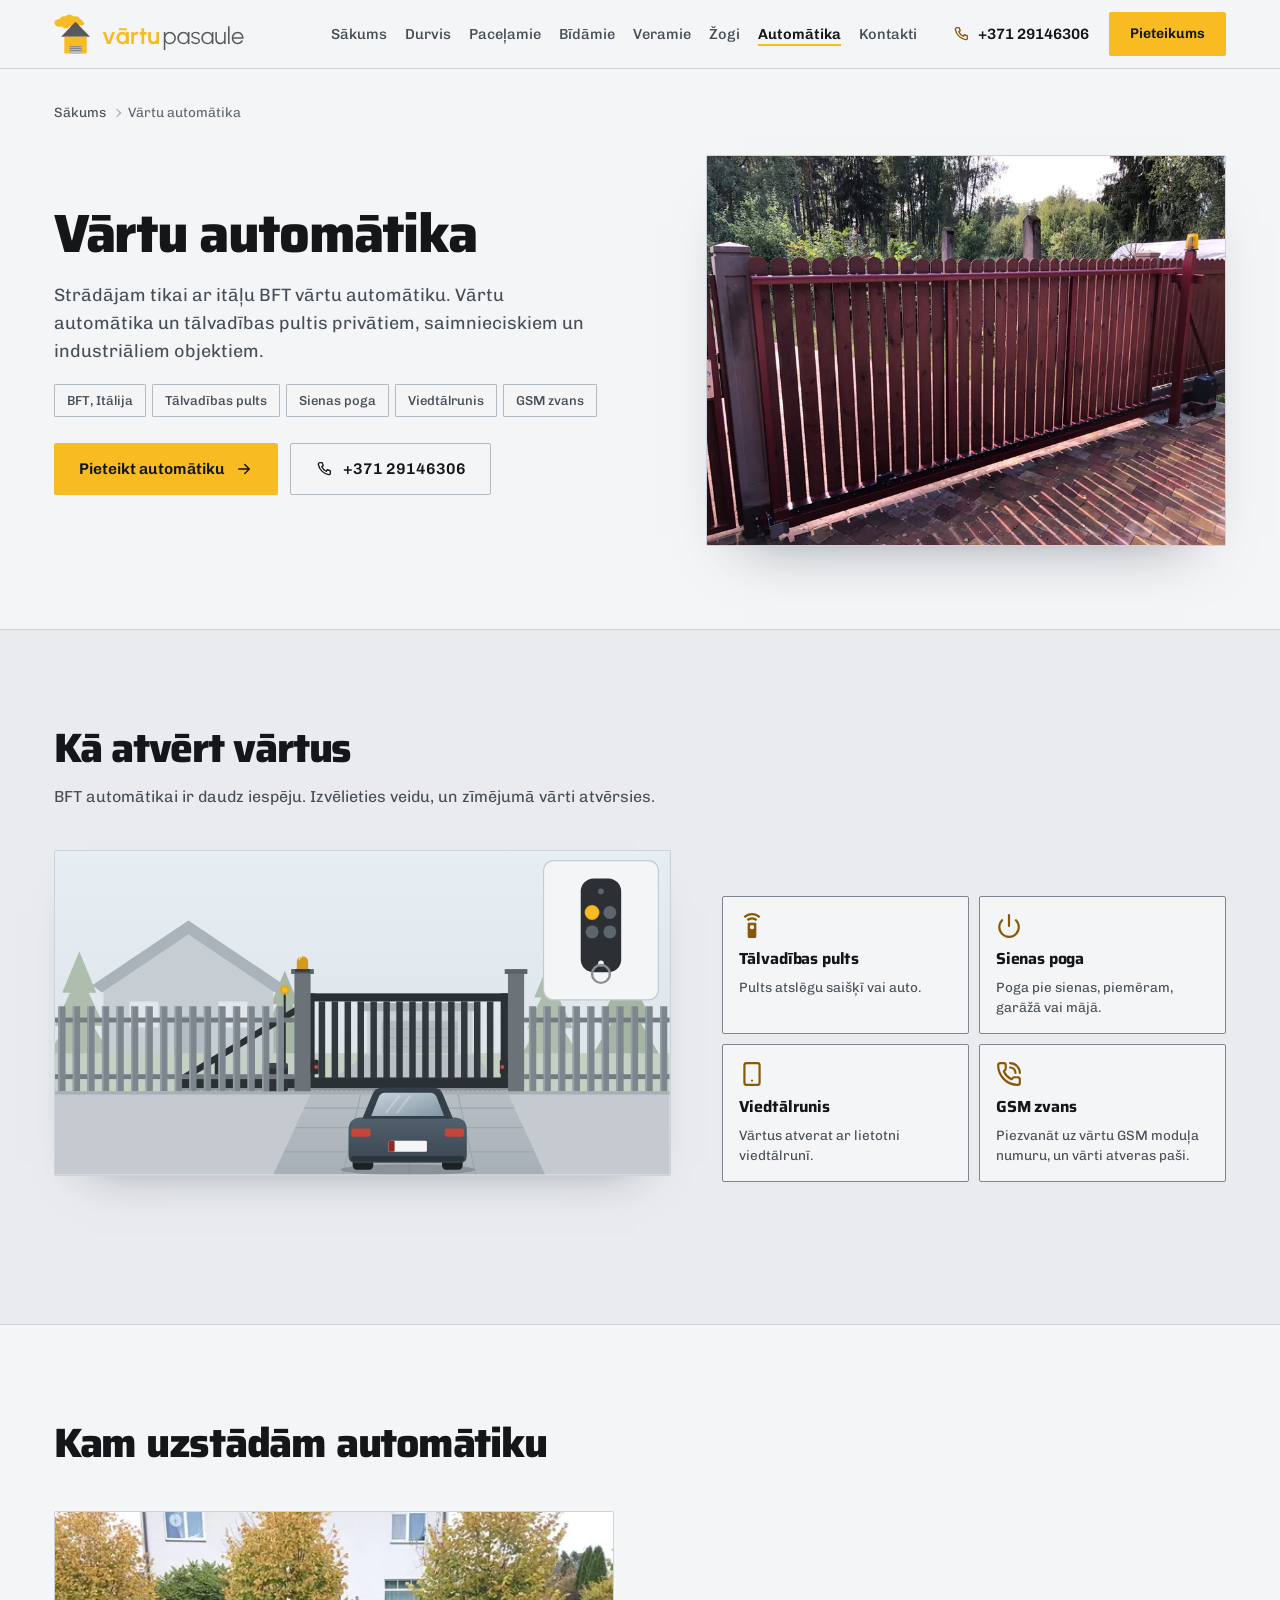
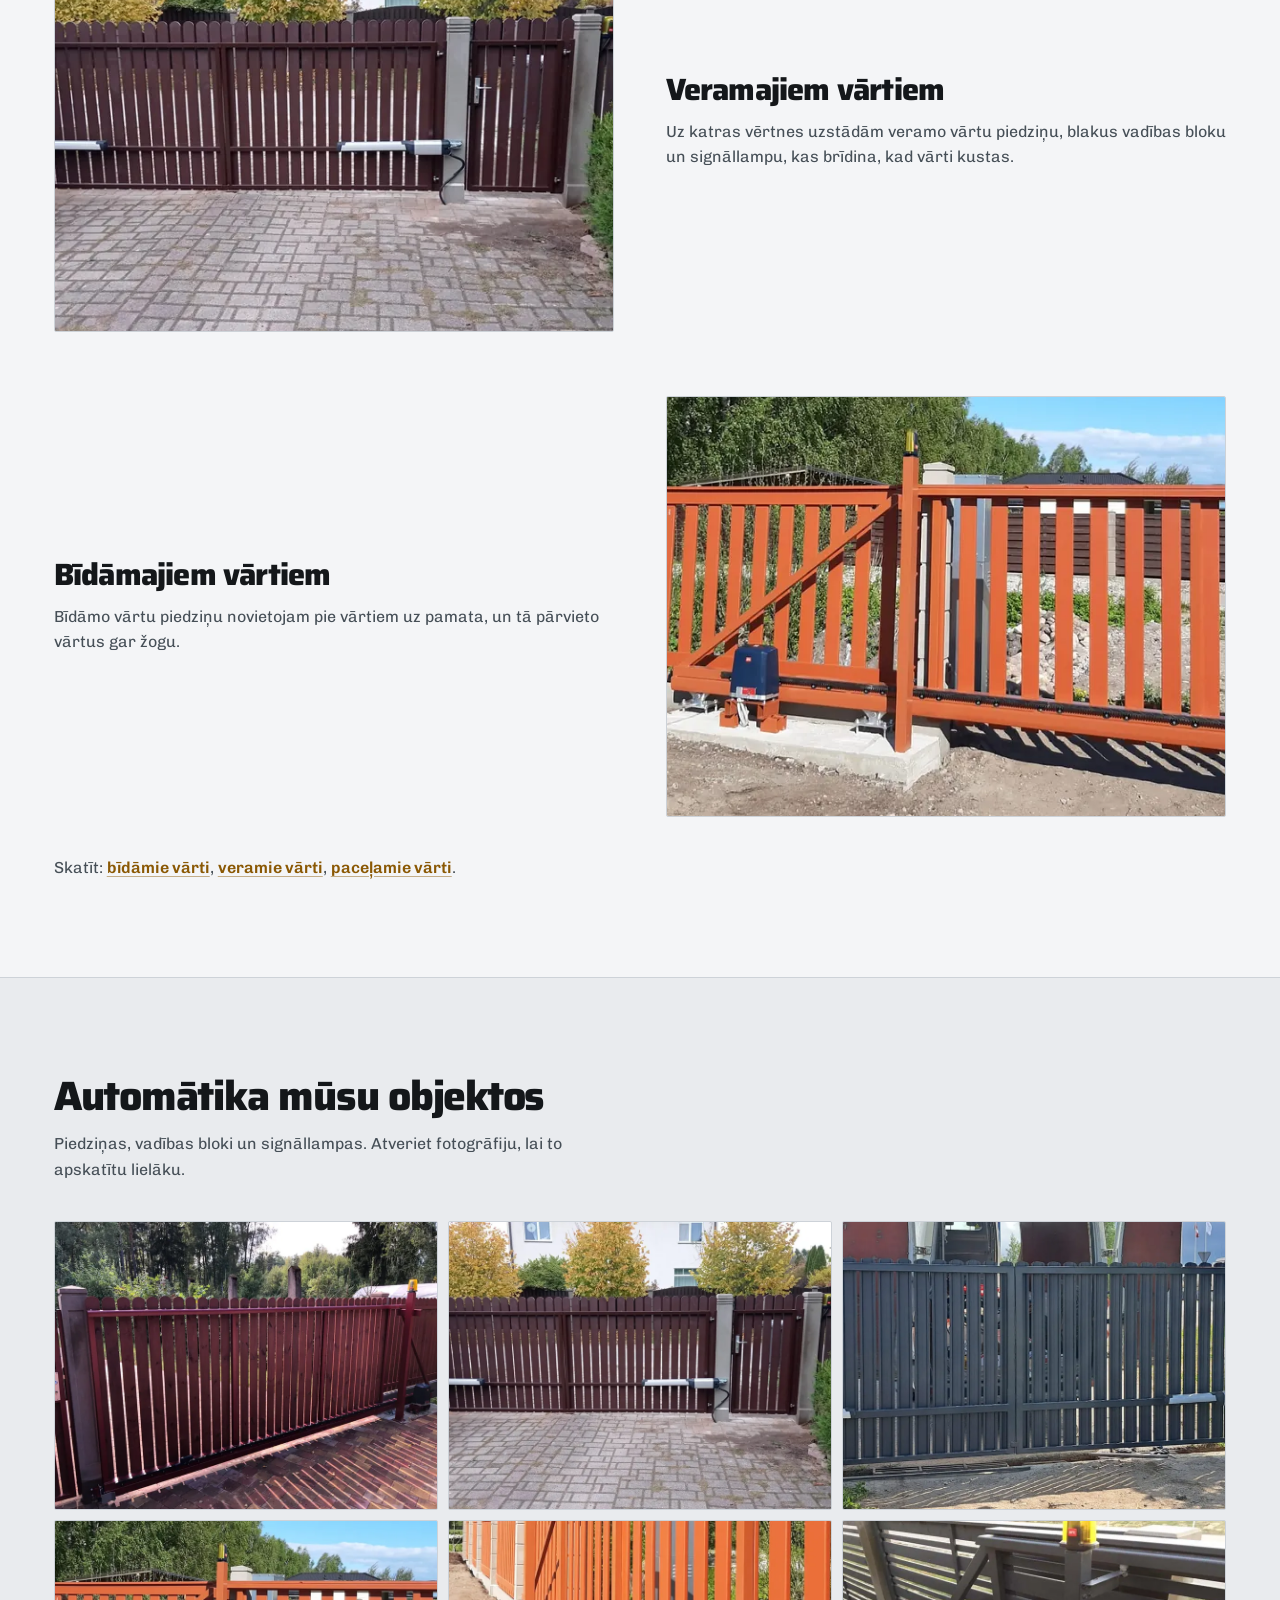
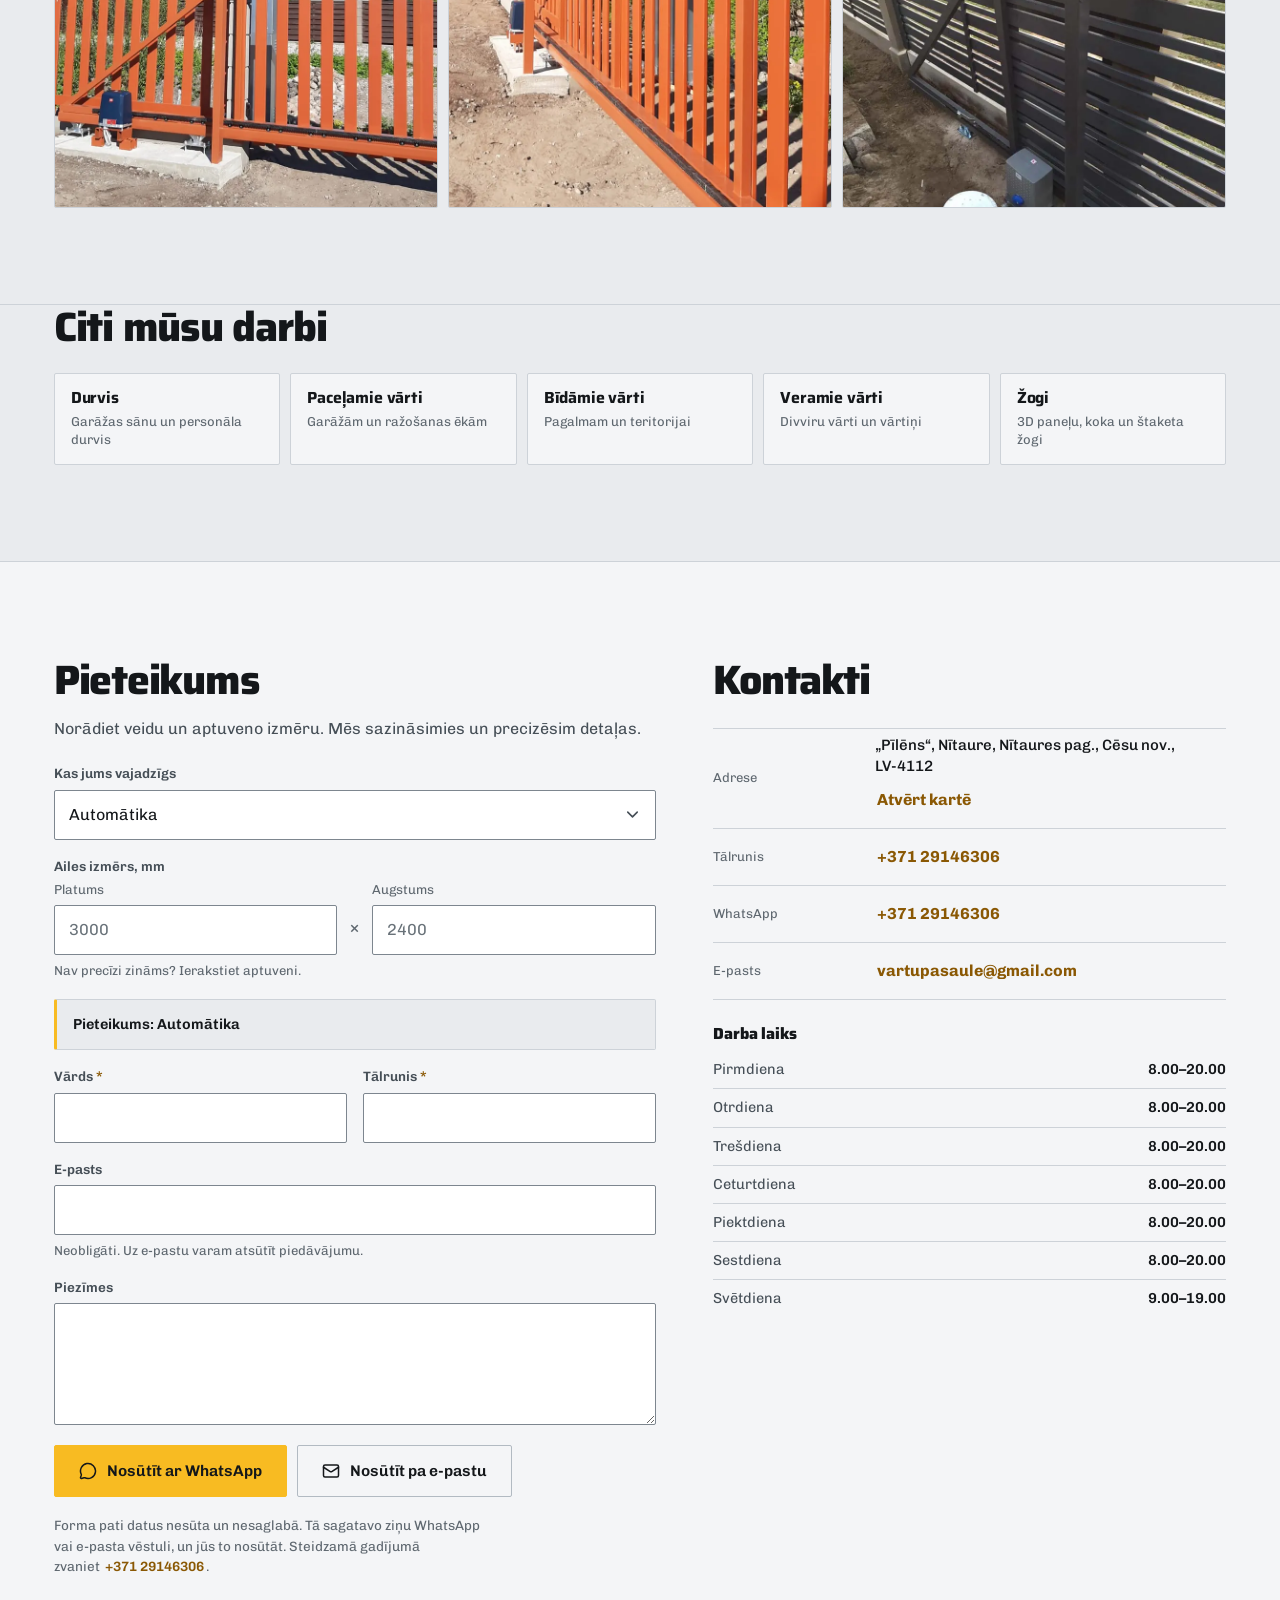
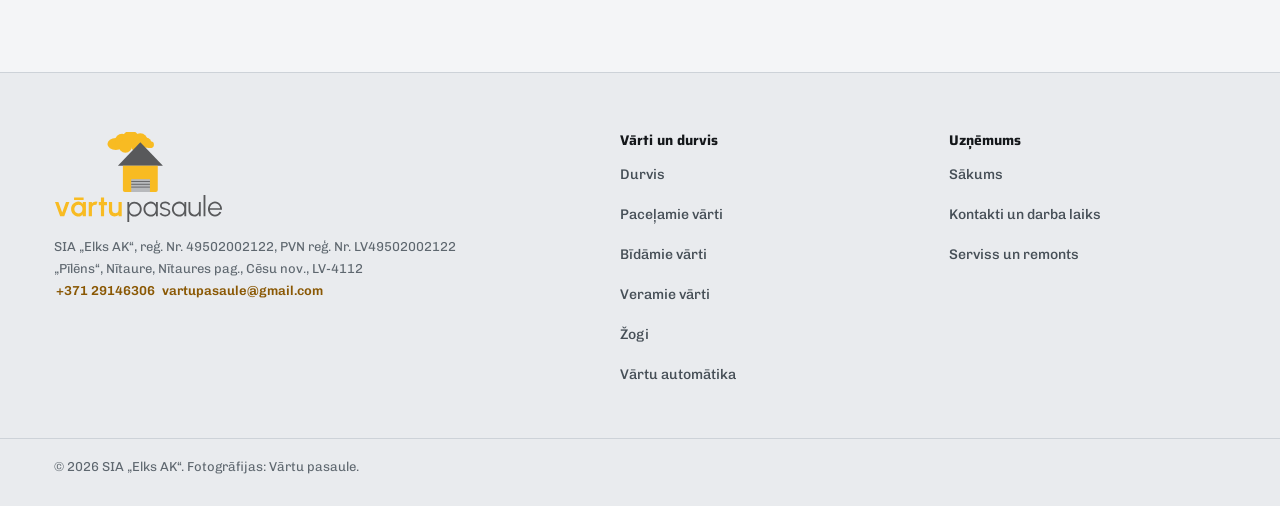
<file: automatika/index.html>
<!DOCTYPE html>
<html lang="lv">
<head>
<meta charset="utf-8">
<meta name="viewport" content="width=device-width, initial-scale=1">
<meta name="robots" content="noindex,nofollow">
<title>BFT vārtu automātika: pults, poga, zvans | Vārtu pasaule</title>
<meta name="description" content="Itāļu BFT automātika bīdāmajiem un veramajiem vārtiem: tālvadības pults, sienas poga, viedtālrunis vai GSM zvans. Strādājam visā Latvijā.">
<link rel="canonical" href="https://vasilyanaptyp-oss.github.io/vartu-pasaule-concept/automatika/">
<meta property="og:url" content="https://vasilyanaptyp-oss.github.io/vartu-pasaule-concept/automatika/">
<meta name="theme-color" content="#F4F5F7">
<meta property="og:type" content="website">
<meta property="og:locale" content="lv_LV">
<meta property="og:site_name" content="Vārtu pasaule">
<meta property="og:title" content="BFT vārtu automātika: pults, poga, zvans | Vārtu pasaule">
<meta property="og:description" content="Itāļu BFT automātika bīdāmajiem un veramajiem vārtiem: tālvadības pults, sienas poga, viedtālrunis vai GSM zvans. Strādājam visā Latvijā.">
<meta property="og:image" content="https://vasilyanaptyp-oss.github.io/vartu-pasaule-concept/assets/img/og/bidamie-varti-piedzina-og.jpg">
<meta property="og:image:width" content="1200">
<meta property="og:image:height" content="630">
<meta property="og:image:alt" content="Bordo bīdāmie vārti no štaketa ar noapaļotu augšu, piedziņu un signāllampu">
<meta name="twitter:card" content="summary_large_image">
<link rel="icon" href="../assets/favicon.svg" type="image/svg+xml">
<link rel="apple-touch-icon" href="../assets/apple-touch-icon.png">
<link rel="preload" href="../assets/fonts/saira-600-800-latin.woff2" as="font" type="font/woff2" crossorigin>
<link rel="preload" href="../assets/fonts/chivo-400-700-latin.woff2" as="font" type="font/woff2" crossorigin>
<link rel="preload" href="../assets/fonts/saira-600-800-latin-ext.woff2" as="font" type="font/woff2" crossorigin>
<link rel="preload" href="../assets/fonts/chivo-400-700-latin-ext.woff2" as="font" type="font/woff2" crossorigin>
<link rel="preload" as="image" imagesrcset="../assets/img/foto/bidamie-varti-piedzina-800.webp 800w, ../assets/img/foto/bidamie-varti-piedzina-1200.webp 1200w, ../assets/img/foto/bidamie-varti-piedzina-1600.webp 1600w" imagesizes="(max-width: 900px) 100vw, 520px" fetchpriority="high">
<link rel="stylesheet" href="../assets/css/style.css">
<script>document.documentElement.className+=" js"</script>
</head>
<body>
<a class="skip" href="#saturs">Pāriet uz saturu</a>
<header class="hdr">
  <div class="hdr__in">
    <a class="brand" href="../">
      <img class="brand__logo" src="../assets/logo-h.svg" width="190" height="40" alt="Vārtu pasaule, uz sākumlapu">
      <span class="brand__sub">SIA „Elks AK“<br>kopš 1992</span>
    </a>
    <nav class="nav" aria-label="Galvenā navigācija">
      <a href="../">Sākums</a><a href="../durvis/">Durvis</a><a href="../pacelamie-varti/">Paceļamie</a><a href="../bidamie-varti/">Bīdāmie</a><a href="../veramie-varti/">Veramie</a><a href="../zogi/">Žogi</a><a href="../automatika/" aria-current="page">Automātika</a><a href="../kontakti/">Kontakti</a>
    </nav>
    <div class="hdr__act">
      <a class="tel" href="tel:+37129146306" aria-label="Zvanīt +371 29146306"><svg viewBox="0 0 24 24" fill="none" stroke="currentColor" stroke-width="1.8" stroke-linecap="round" stroke-linejoin="round" aria-hidden="true" focusable="false"><path d="M6.5 3.5h3l1.5 4-2 1.5a12 12 0 0 0 6 6l1.5-2 4 1.5v3a2 2 0 0 1-2.2 2A16.5 16.5 0 0 1 4.5 5.7 2 2 0 0 1 6.5 3.5Z"/></svg><span class="tel__n">+371 29146306</span></a>
      <a class="btn btn--hi hdr__cta" href="#pieteikums">Pieteikums</a>
      <button class="burger" type="button" id="burger" aria-expanded="false" aria-controls="mnav" aria-label="Atvērt izvēlni"><span></span><span></span></button>
    </div>
  </div>
</header>
<div class="mnav" id="mnav" hidden>
  <nav class="mnav__in" aria-label="Izvēlne">
    <a href="../"><b>Sākums</b><i>Vārtu pasaule</i></a>
    <a href="../durvis/"><b>Durvis</b><i>Garāžas sānu un personāla durvis</i></a><a href="../pacelamie-varti/"><b>Paceļamie vārti</b><i>Garāžām un ražošanas ēkām</i></a><a href="../bidamie-varti/"><b>Bīdāmie vārti</b><i>Pagalmam un teritorijai</i></a><a href="../veramie-varti/"><b>Veramie vārti</b><i>Divviru vārti un vārtiņi</i></a><a href="../zogi/"><b>Žogi</b><i>3D paneļu, koka un štaketa žogi</i></a><a href="../automatika/" aria-current="page"><b>Vārtu automātika</b><i>BFT: pults, poga, viedtālrunis, zvans</i></a><a href="../kontakti/"><b>Kontakti</b><i>Nītaure, Cēsu novads</i></a>
    <a class="mnav__tel" href="tel:+37129146306">+371 29146306</a>
  </nav>
</div>
<main id="saturs">
<nav class="crumbs wrap" aria-label="Navigācijas ceļš">
  <ol><li><a href="../">Sākums</a></li><li><span aria-current="page">Vārtu automātika</span></li></ol>
</nav>
<section class="hero hero--page" aria-labelledby="h1">
  <div class="wrap hero__in">
    <div class="hero__txt">
      <h1 class="hero__h" id="h1">Vārtu automātika</h1>
      <p class="hero__p">Strādājam tikai ar itāļu BFT vārtu automātiku. Vārtu automātika un tālvadības pultis privātiem, saimnieciskiem un industriāliem objektiem.</p>
      <ul class="hero__keys" aria-label="Īsumā"><li>BFT, Itālija</li><li>Tālvadības pults</li><li>Sienas poga</li><li>Viedtālrunis</li><li>GSM zvans</li></ul>
      <div class="hero__cta">
        <a class="btn btn--hi btn--lg" href="#pieteikums" data-veids="automatika">Pieteikt automātiku<svg viewBox="0 0 24 24" fill="none" stroke="currentColor" stroke-width="2" stroke-linecap="round" stroke-linejoin="round" aria-hidden="true" focusable="false"><path d="M5 12h13M13 6l6 6-6 6"/></svg></a>
        <a class="btn btn--lg btn--tel" href="tel:+37129146306"><svg viewBox="0 0 24 24" fill="none" stroke="currentColor" stroke-width="1.8" stroke-linecap="round" stroke-linejoin="round" aria-hidden="true" focusable="false"><path d="M6.5 3.5h3l1.5 4-2 1.5a12 12 0 0 0 6 6l1.5-2 4 1.5v3a2 2 0 0 1-2.2 2A16.5 16.5 0 0 1 4.5 5.7 2 2 0 0 1 6.5 3.5Z"/></svg>+371 29146306</a>
      </div>
    </div>
    <figure class="hero__fig">
      <img src="../assets/img/foto/bidamie-varti-piedzina-800.webp" srcset="../assets/img/foto/bidamie-varti-piedzina-800.webp 800w, ../assets/img/foto/bidamie-varti-piedzina-1200.webp 1200w, ../assets/img/foto/bidamie-varti-piedzina-1600.webp 1600w" sizes="(max-width: 900px) 100vw, 520px" width="800" height="600" alt="Bordo bīdāmie vārti no štaketa ar noapaļotu augšu, piedziņu un signāllampu" fetchpriority="high" decoding="async">
      <div class="gate gate--auto" aria-hidden="true"><span class="gate__lamp"></span><div class="gate__leaf"></div></div>
    </figure>
  </div>
</section>
<section class="sec sec--alt" aria-labelledby="w-h">
  <div class="wrap">
    <h2 class="s-h" id="w-h">Kā atvērt vārtus</h2>
    <p class="s-p">BFT automātikai ir daudz iespēju. Izvēlieties veidu, un zīmējumā vārti atvērsies.</p>
    <div class="ways" id="ways">
      <div>
        <div class="ways__stage"><svg class="ways__svg" viewBox="0 0 760 400" role="img" aria-labelledby="ways-title">
  <title id="ways-title">Bīdāmie konsoles vārti ar BFT piedziņu, signāllampu un fotoelementiem. Iebraucamajā ceļā gaida auto.</title>
  <defs>
    <linearGradient id="w-sky" x1="0" y1="0" x2="0" y2="1"><stop offset="0" stop-color="#E7EEF3"/><stop offset="1" stop-color="#D8E0E6"/></linearGradient>
    <linearGradient id="w-road" x1="0" y1="0" x2="0" y2="1"><stop offset="0" stop-color="#B7BEC4"/><stop offset="1" stop-color="#A8B0B7"/></linearGradient>
    <radialGradient id="w-glow"><stop offset="0" stop-color="#FFC845" stop-opacity=".95"/><stop offset=".45" stop-color="#FFC845" stop-opacity=".35"/><stop offset="1" stop-color="#FFC845" stop-opacity="0"/></radialGradient>
    <linearGradient id="w-paint" x1="0" y1="0" x2="0" y2="1"><stop offset="0" stop-color="#52616D"/><stop offset="1" stop-color="#3A4650"/></linearGradient>
    <linearGradient id="w-glass" x1="0" y1="0" x2="1" y2="1"><stop offset="0" stop-color="#C9D5DD"/><stop offset="1" stop-color="#8195A3"/></linearGradient>
    <clipPath id="w-clip"><rect width="760" height="400"/></clipPath>
  </defs>
  <g clip-path="url(#w-clip)">
    <rect width="760" height="400" fill="url(#w-sky)"/>
    <g class="w-yard">
      <path fill="#AEBDAD" d="M30.0 124.0 L51.1 175.2 L41.5 175.2 L60.7 216.2 L47.3 216.2 L68.4 252.0 L-8.4 252.0 L12.7 216.2 L-0.7 216.2 L18.5 175.2 L8.9 175.2 Z"/><path fill="#A7B7A6" d="M284.0 148.0 L301.2 189.6 L293.4 189.6 L309.0 222.9 L298.0 222.9 L315.2 252.0 L252.8 252.0 L270.0 222.9 L259.0 222.9 L274.6 189.6 L266.8 189.6 Z"/>
      <path fill="#C6CDD3" d="M60 252V160l105-70 105 70v92Z"/>
      <path fill="#AAB2BA" d="M46 166 165 86l119 80-12 9-107-72-107 72Z"/>
      <rect x="92" y="186" width="36" height="32" fill="#E2E7EB"/><rect x="202" y="186" width="36" height="32" fill="#E2E7EB"/>
      <rect x="147" y="204" width="36" height="48" fill="#B3BBC3"/>
      <rect x="386" y="196" width="130" height="56" fill="#C9D0D6"/><rect x="380" y="188" width="142" height="10" fill="#A9B1B9"/>
      <rect x="404" y="210" width="94" height="42" fill="#B4BCC3"/><path d="M404 220H498M404 231H498M404 242H498" stroke="#A6AEB5" stroke-width="1.5"/>
      <path fill="#AEBDAD" d="M612.0 134.0 L631.5 181.2 L622.6 181.2 L640.3 219.0 L627.9 219.0 L647.4 252.0 L576.6 252.0 L596.1 219.0 L583.7 219.0 L601.4 181.2 L592.5 181.2 Z"/><path fill="#A5B5A4" d="M706.0 114.0 L728.8 169.2 L718.4 169.2 L739.1 213.4 L724.6 213.4 L747.4 252.0 L664.6 252.0 L687.4 213.4 L672.9 213.4 L693.6 169.2 L683.2 169.2 Z"/>
      <rect y="250" width="760" height="52" fill="#C5CFC3"/>
      <path fill="#B9C0C6" d="M318 302H558L520 252H384Z"/>
    </g>
    <g id="w-slot-back"></g>
    <g id="w-gate">
      <rect x="150" y="280" width="410" height="13" fill="#2B3035"/>
      <path d="M316 186 158 281" stroke="#2B3035" stroke-width="8"/>
      <path d="M244 229V281M200 256V281" stroke="#2B3035" stroke-width="5"/>
      <rect x="312" y="176" width="248" height="10" fill="#2B3035"/>
      <rect x="312" y="176" width="9" height="117" fill="#2B3035"/>
      <rect x="551" y="176" width="9" height="117" fill="#2B3035"/>
      <g fill="#33383D"><rect x="326" y="186" width="8" height="95"/><rect x="342" y="186" width="8" height="95"/><rect x="358" y="186" width="8" height="95"/><rect x="374" y="186" width="8" height="95"/><rect x="390" y="186" width="8" height="95"/><rect x="406" y="186" width="8" height="95"/><rect x="422" y="186" width="8" height="95"/><rect x="438" y="186" width="8" height="95"/><rect x="454" y="186" width="8" height="95"/><rect x="470" y="186" width="8" height="95"/><rect x="486" y="186" width="8" height="95"/><rect x="502" y="186" width="8" height="95"/><rect x="518" y="186" width="8" height="95"/><rect x="534" y="186" width="8" height="95"/></g>
      <rect x="150" y="293" width="410" height="3" fill="#8A9097"/>
      <g fill="#8A9097"><rect x="152" y="296" width="3" height="3"/><rect x="158" y="296" width="3" height="3"/><rect x="164" y="296" width="3" height="3"/><rect x="170" y="296" width="3" height="3"/><rect x="176" y="296" width="3" height="3"/><rect x="182" y="296" width="3" height="3"/><rect x="188" y="296" width="3" height="3"/><rect x="194" y="296" width="3" height="3"/><rect x="200" y="296" width="3" height="3"/><rect x="206" y="296" width="3" height="3"/><rect x="212" y="296" width="3" height="3"/><rect x="218" y="296" width="3" height="3"/><rect x="224" y="296" width="3" height="3"/><rect x="230" y="296" width="3" height="3"/><rect x="236" y="296" width="3" height="3"/><rect x="242" y="296" width="3" height="3"/><rect x="248" y="296" width="3" height="3"/><rect x="254" y="296" width="3" height="3"/><rect x="260" y="296" width="3" height="3"/><rect x="266" y="296" width="3" height="3"/><rect x="272" y="296" width="3" height="3"/><rect x="278" y="296" width="3" height="3"/><rect x="284" y="296" width="3" height="3"/><rect x="290" y="296" width="3" height="3"/><rect x="296" y="296" width="3" height="3"/><rect x="302" y="296" width="3" height="3"/><rect x="308" y="296" width="3" height="3"/><rect x="314" y="296" width="3" height="3"/><rect x="320" y="296" width="3" height="3"/><rect x="326" y="296" width="3" height="3"/><rect x="332" y="296" width="3" height="3"/><rect x="338" y="296" width="3" height="3"/><rect x="344" y="296" width="3" height="3"/><rect x="350" y="296" width="3" height="3"/><rect x="356" y="296" width="3" height="3"/><rect x="362" y="296" width="3" height="3"/><rect x="368" y="296" width="3" height="3"/><rect x="374" y="296" width="3" height="3"/><rect x="380" y="296" width="3" height="3"/><rect x="386" y="296" width="3" height="3"/><rect x="392" y="296" width="3" height="3"/><rect x="398" y="296" width="3" height="3"/><rect x="404" y="296" width="3" height="3"/><rect x="410" y="296" width="3" height="3"/><rect x="416" y="296" width="3" height="3"/><rect x="422" y="296" width="3" height="3"/><rect x="428" y="296" width="3" height="3"/><rect x="434" y="296" width="3" height="3"/><rect x="440" y="296" width="3" height="3"/><rect x="446" y="296" width="3" height="3"/><rect x="452" y="296" width="3" height="3"/><rect x="458" y="296" width="3" height="3"/><rect x="464" y="296" width="3" height="3"/><rect x="470" y="296" width="3" height="3"/><rect x="476" y="296" width="3" height="3"/><rect x="482" y="296" width="3" height="3"/><rect x="488" y="296" width="3" height="3"/><rect x="494" y="296" width="3" height="3"/><rect x="500" y="296" width="3" height="3"/><rect x="506" y="296" width="3" height="3"/><rect x="512" y="296" width="3" height="3"/><rect x="518" y="296" width="3" height="3"/><rect x="524" y="296" width="3" height="3"/><rect x="530" y="296" width="3" height="3"/><rect x="536" y="296" width="3" height="3"/><rect x="542" y="296" width="3" height="3"/><rect x="548" y="296" width="3" height="3"/><rect x="554" y="296" width="3" height="3"/></g>
    </g>
    <g class="w-motor">
      <path d="M284 262V174" stroke="#2A2E32" stroke-width="2.5"/>
      <circle id="w-ant" cx="284" cy="172" r="3.5" fill="#2A2E32"/>
      <circle id="w-ant-ring" cx="284" cy="172" r="6" fill="none" stroke="#E3A60F" stroke-width="2.5" opacity="0"/>
      <rect x="256" y="262" width="32" height="36" rx="4" fill="#2F3337"/>
      <rect x="256" y="262" width="32" height="7" rx="3" fill="#40464B"/>
      <circle id="w-led" cx="280" cy="278" r="3.5" fill="#4CAF7D"/>
    </g>
    <g class="w-fence">
      <rect y="206" width="296" height="6" fill="#737B82"/><rect y="276" width="296" height="6" fill="#737B82"/>
      <rect x="580" y="206" width="180" height="6" fill="#737B82"/><rect x="580" y="276" width="180" height="6" fill="#737B82"/>
      <g fill="#7E868D"><rect x="4" y="192" width="9" height="105"/><rect x="22" y="192" width="9" height="105"/><rect x="40" y="192" width="9" height="105"/><rect x="58" y="192" width="9" height="105"/><rect x="76" y="192" width="9" height="105"/><rect x="94" y="192" width="9" height="105"/><rect x="112" y="192" width="9" height="105"/><rect x="130" y="192" width="9" height="105"/><rect x="148" y="192" width="9" height="105"/><rect x="166" y="192" width="9" height="105"/><rect x="184" y="192" width="9" height="105"/><rect x="202" y="192" width="9" height="105"/><rect x="220" y="192" width="9" height="105"/><rect x="238" y="192" width="9" height="105"/><rect x="256" y="192" width="9" height="105"/><rect x="274" y="192" width="9" height="105"/></g><g fill="#7E868D"><rect x="586" y="192" width="9" height="105"/><rect x="604" y="192" width="9" height="105"/><rect x="622" y="192" width="9" height="105"/><rect x="640" y="192" width="9" height="105"/><rect x="658" y="192" width="9" height="105"/><rect x="676" y="192" width="9" height="105"/><rect x="694" y="192" width="9" height="105"/><rect x="712" y="192" width="9" height="105"/><rect x="730" y="192" width="9" height="105"/><rect x="748" y="192" width="9" height="105"/></g><g fill="#98A0A7"><rect x="4" y="192" width="2" height="105"/><rect x="22" y="192" width="2" height="105"/><rect x="40" y="192" width="2" height="105"/><rect x="58" y="192" width="2" height="105"/><rect x="76" y="192" width="2" height="105"/><rect x="94" y="192" width="2" height="105"/><rect x="112" y="192" width="2" height="105"/><rect x="130" y="192" width="2" height="105"/><rect x="148" y="192" width="2" height="105"/><rect x="166" y="192" width="2" height="105"/><rect x="184" y="192" width="2" height="105"/><rect x="202" y="192" width="2" height="105"/><rect x="220" y="192" width="2" height="105"/><rect x="238" y="192" width="2" height="105"/><rect x="256" y="192" width="2" height="105"/><rect x="274" y="192" width="2" height="105"/></g><g fill="#98A0A7"><rect x="586" y="192" width="2" height="105"/><rect x="604" y="192" width="2" height="105"/><rect x="622" y="192" width="2" height="105"/><rect x="640" y="192" width="2" height="105"/><rect x="658" y="192" width="2" height="105"/><rect x="676" y="192" width="2" height="105"/><rect x="694" y="192" width="2" height="105"/><rect x="712" y="192" width="2" height="105"/><rect x="730" y="192" width="2" height="105"/><rect x="748" y="192" width="2" height="105"/></g>
      <rect x="296" y="150" width="20" height="150" fill="#6B7278"/><rect x="292" y="146" width="28" height="6" fill="#5B6268"/>
      <rect x="560" y="150" width="20" height="150" fill="#6B7278"/><rect x="556" y="146" width="28" height="6" fill="#5B6268"/>
    </g>
    <rect y="298" width="760" height="102" fill="#C4CACF"/>
    <path fill="url(#w-road)" d="M316 300H560L606 400H270Z"/>
    <path fill="none" stroke="#9FA7AE" stroke-width="1.5" d="M308 318H568M297 342H579M283 372H592M378 300 356 400M438 300V400M498 300 520 400"/>
    <rect y="297" width="760" height="4" fill="#A7AFB6"/>
    <circle id="w-lamp-glow" cx="306" cy="136" r="40" fill="url(#w-glow)" opacity="0"/>
    <path fill="#3A3E42" d="M297 146h18v4h-18Z"/>
    <path id="w-lamp" fill="#D39A22" d="M299 146v-9a7 7 0 0 1 14 0v9Z"/>
    <path d="M302 135a4 4 0 0 1 4-4" stroke="#FFF6D6" stroke-width="1.5" fill="none" opacity=".7"/>
    <g class="w-cells">
      <rect x="316" y="258" width="10" height="18" rx="2" fill="#2A2E32"/><circle cx="323" cy="267" r="2.5" fill="#C8453A"/>
      <rect x="550" y="258" width="10" height="18" rx="2" fill="#2A2E32"/><circle cx="553" cy="267" r="2.5" fill="#C8453A"/>
      <path id="w-beam" d="M327 267H549" stroke="#E5533D" stroke-width="3" stroke-dasharray="7 6" opacity="0"/>
    </g>
    <g id="w-slot-front">
      <g id="w-car" transform="matrix(.85 0 0 .85 65.4 59.1)">
        <ellipse cx="436" cy="394" rx="98" ry="8" fill="#14171A" opacity=".2"/>
        <rect x="356" y="364" width="30" height="30" rx="6" fill="#1D2124"/><rect x="486" y="364" width="30" height="30" rx="6" fill="#1D2124"/>
        <path fill="url(#w-paint)" d="M350 336q0-16 16-18h140q16 2 16 18v38q0 10-10 10H360q-10 0-10-10Z"/>
        <path fill="#33404A" d="M370 320l15-36q4-9 13-9h76q9 0 13 9l15 36Z"/>
        <path fill="url(#w-glass)" d="M383 316l11-28q3-6 9-6h66q6 0 9 6l11 28Z"/>
        <path d="M404 312l20-26M420 312l20-26" stroke="#FFFFFF" stroke-width="3" opacity=".25"/>
        <rect x="354" y="334" width="28" height="12" rx="3" fill="#C8453A"/><rect x="490" y="334" width="28" height="12" rx="3" fill="#C8453A"/>
        <rect x="408" y="352" width="56" height="16" rx="2" fill="#F4F5F7"/><rect x="408" y="352" width="9" height="16" rx="2" fill="#8E2A2A"/>
        <rect x="354" y="374" width="164" height="8" rx="3" fill="#2B343C"/>
      </g>
    </g>
    <path id="w-sig" d="M648 86C560 58 400 104 290 168" fill="none" stroke="#E3A60F" stroke-width="5" stroke-linecap="round" opacity="0"/>
    <g class="w-dev" transform="translate(604 12)">
      <rect width="142" height="172" rx="12" fill="#F4F5F7" stroke="#C3CAD1" stroke-width="1.5"/>
      <g id="dev-pults">
        <rect x="46" y="22" width="50" height="116" rx="16" fill="#2C3034"/>
        <circle id="pults-led" cx="71" cy="38" r="3.5" fill="#5E666D"/>
        <circle id="pults-ring" cx="60" cy="64" r="10" fill="none" stroke="#E3A60F" stroke-width="3" opacity="0"/>
        <circle id="pults-btn" cx="60" cy="64" r="8" fill="#F8BB22"/><circle cx="82" cy="64" r="8" fill="#5E666D"/>
        <circle cx="60" cy="88" r="8" fill="#5E666D"/><circle cx="82" cy="88" r="8" fill="#5E666D"/>
        <circle cx="71" cy="127" r="3.5" fill="#F4F5F7"/>
        <circle cx="71" cy="140" r="11" fill="none" stroke="#8A9097" stroke-width="3"/>
      </g>
      <g id="dev-poga" opacity="0">
        <rect x="34" y="40" width="74" height="90" rx="10" fill="#E3E7EB" stroke="#B5BDC4" stroke-width="1.5"/>
        <circle cx="71" cy="85" r="25" fill="#D3D8DD"/>
        <circle id="poga-ring" cx="71" cy="85" r="20" fill="none" stroke="#E3A60F" stroke-width="3" opacity="0"/>
        <circle id="poga-btn" cx="71" cy="85" r="18" fill="#F8BB22"/>
        <g fill="none" stroke="#2A2E32" stroke-width="2.0" stroke-linecap="round" stroke-linejoin="round"><path d="M61.9 81.3 H78.1 V92.1 H61.9 Z"/><path d="M66.4 81.3 V92.1M70.5 81.3 V92.1M74.5 81.3 V92.1"/><path d="M61.9 92.1 L56.5 92.1 L61.9 84.9"/><path d="M82.6 77.7 V95.7" stroke-width="2.7"/><path d="M75.4 75.5 H66.4 M69.1 73.2 L66.4 75.5 L69.1 77.7"/></g>
      </g>
      <g id="dev-lietotne" opacity="0">
        <rect x="40" y="10" width="62" height="150" rx="12" fill="#1E2226"/>
        <rect x="45" y="22" width="52" height="126" rx="4" fill="#EEF1F4"/>
        <rect x="51" y="30" width="26" height="5" rx="2.5" fill="#9AA3AC"/>
        <g fill="none" stroke="#3A3E42" stroke-width="2.3" stroke-linecap="round" stroke-linejoin="round"><path d="M60.3 65.3 H79.2 V78.0 H60.3 Z"/><path d="M65.5 65.3 V78.0M70.3 65.3 V78.0M75.0 65.3 V78.0"/><path d="M60.3 78.0 L54.0 78.0 L60.3 69.5"/><path d="M84.5 61.1 V82.2" stroke-width="3.2"/><path d="M76.0 58.5 H65.5 M68.7 55.9 L65.5 58.5 L68.7 61.1"/></g>
        <rect id="app-btn" x="51" y="98" width="40" height="26" rx="7" fill="#F8BB22"/>
        <path d="M62 111h18M75 106l5 5-5 5" stroke="#14171A" stroke-width="2.2" fill="none" stroke-linecap="round" stroke-linejoin="round"/>
        <circle id="app-tap" cx="71" cy="111" r="13" fill="none" stroke="#E3A60F" stroke-width="3" opacity="0"/>
      </g>
      <g id="dev-zvans" opacity="0">
        <rect x="40" y="10" width="62" height="150" rx="12" fill="#1E2226"/>
        <rect x="45" y="22" width="52" height="126" rx="4" fill="#2C3A45"/>
        <circle cx="71" cy="62" r="17" fill="#3F505C"/>
        <g fill="none" stroke="#D3DCE2" stroke-width="1.8" stroke-linecap="round" stroke-linejoin="round"><path d="M62.8 58.6 H77.2 V68.2 H62.8 Z"/><path d="M66.8 58.6 V68.2M70.4 58.6 V68.2M74.0 58.6 V68.2"/><path d="M62.8 68.2 L58.0 68.2 L62.8 61.8"/><path d="M81.2 55.4 V71.4" stroke-width="2.4"/><path d="M74.8 53.4 H66.8 M69.2 51.4 L66.8 53.4 L69.2 55.4"/></g>
        <rect x="53" y="90" width="36" height="5" rx="2.5" fill="#C3CED6"/><rect x="59" y="100" width="24" height="4" rx="2" fill="#7F919D"/>
        <circle cx="71" cy="132" r="12" fill="#3BB273"/>
        <path fill="#FFFFFF" d="M65 127.5c.5-1 1.6-1.2 2.3-.4l1.4 1.6c.6.7.5 1.6-.2 2.2l-.8.6c.6 1.5 1.8 2.8 3.3 3.4l.6-.8c.6-.7 1.6-.8 2.2-.2l1.6 1.4c.8.7.6 1.8-.4 2.3-1 .6-2.4.8-3.8.2-2.8-1.2-5-3.4-6.2-6.2-.6-1.4-.4-2.8.2-3.8Z"/>
        <g id="zvans-ring" fill="none" stroke="#E3A60F" stroke-width="3" stroke-linecap="round" opacity="0">
          <path d="M110 28a14 14 0 0 1 0 20"/><path d="M118 21a25 25 0 0 1 0 34"/><path d="M32 28a14 14 0 0 0 0 20"/><path d="M24 21a25 25 0 0 0 0 34"/>
        </g>
      </g>
    </g>
  </g>
</svg></div>
        <p class="ways__status" id="ways-status" aria-live="polite"></p>
      </div>
      <div class="ways__list" role="group" aria-labelledby="w-h"><button class="way" type="button" data-way="pults" data-status="Tālvadības pults: nospiežat pogu, un vārti atveras." aria-pressed="false" aria-describedby="way-pults-d"><svg viewBox="0 0 24 24" aria-hidden="true" focusable="false"><path fill="currentColor" d="M12 0C8.96 0 6.21 1.23 4.22 3.22l1.41 1.41A8.95 8.95 0 0 1 12 2c2.5 0 4.74 1 6.36 2.64l1.41-1.41C17.79 1.23 15.04 0 12 0M7.05 6.05l1.41 1.41a5.02 5.02 0 0 1 7.08 0l1.41-1.41A6.98 6.98 0 0 0 12 4c-1.93 0-3.68.78-4.95 2.05M12 15a2 2 0 0 1-2-2 2 2 0 0 1 2-2 2 2 0 0 1 2 2 2 2 0 0 1-2 2m3-6H9a1 1 0 0 0-1 1v12a1 1 0 0 0 1 1h6a1 1 0 0 0 1-1V10a1 1 0 0 0-1-1"/></svg><b>Tālvadības pults</b><span id="way-pults-d">Pults atslēgu saišķī vai auto.</span></button><button class="way" type="button" data-way="poga" data-status="Sienas poga: nospiežat pogu, un vārti atveras." aria-pressed="false" aria-describedby="way-poga-d"><svg viewBox="0 0 24 24" fill="none" stroke="currentColor" stroke-width="2" stroke-linecap="round" stroke-linejoin="round" aria-hidden="true" focusable="false"><path d="M12 2v10m6.4-5.4a9 9 0 1 1-12.77.04"/></svg><b>Sienas poga</b><span id="way-poga-d">Poga pie sienas, piemēram, garāžā vai mājā.</span></button><button class="way" type="button" data-way="lietotne" data-status="Viedtālrunis: nospiežat pogu lietotnē, un vārti atveras." aria-pressed="false" aria-describedby="way-lietotne-d"><svg viewBox="0 0 24 24" fill="none" stroke="currentColor" stroke-width="2" stroke-linecap="round" stroke-linejoin="round" aria-hidden="true" focusable="false"><rect width="14" height="20" x="5" y="2" rx="2" ry="2"/><path d="M12 18h.01"/></svg><b>Viedtālrunis</b><span id="way-lietotne-d">Vārtus atverat ar lietotni viedtālrunī.</span></button><button class="way" type="button" data-way="zvans" data-status="GSM zvans: piezvanāt uz vārtiem, un tie atveras paši." aria-pressed="false" aria-describedby="way-zvans-d"><svg viewBox="0 0 24 24" fill="none" stroke="currentColor" stroke-width="2" stroke-linecap="round" stroke-linejoin="round" aria-hidden="true" focusable="false"><path d="M13 2a9 9 0 0 1 9 9m-9-5a5 5 0 0 1 5 5m-4.168 5.568a1 1 0 0 0 1.213-.303l.355-.465A2 2 0 0 1 17 15h3a2 2 0 0 1 2 2v3a2 2 0 0 1-2 2A18 18 0 0 1 2 4a2 2 0 0 1 2-2h3a2 2 0 0 1 2 2v3a2 2 0 0 1-.8 1.6l-.468.351a1 1 0 0 0-.292 1.233 14 14 0 0 0 6.392 6.384"/></svg><b>GSM zvans</b><span id="way-zvans-d">Piezvanāt uz vārtu GSM moduļa numuru, un vārti atveras paši.</span></button></div>
    </div>
  </div>
</section>
<section class="sec" aria-labelledby="k-h">
  <div class="wrap">
    <h2 class="s-h" id="k-h">Kam uzstādām automātiku</h2>
    <div class="vars">
      <article class="var">
      <figure class="var__fig"><img src="../assets/img/foto/veramie-varti-motori-800.webp" srcset="../assets/img/foto/veramie-varti-motori-800.webp 800w, ../assets/img/foto/veramie-varti-motori-1200.webp 1200w, ../assets/img/foto/veramie-varti-motori-1599.webp 1599w" sizes="(max-width: 860px) 100vw, 50vw" width="800" height="450" alt="Tumši brūni divviru štaketa vārti ar piedziņām, signāllampu un atsevišķiem vārtiņiem" loading="lazy" decoding="async"></figure>
      <div class="var__txt"><h3 class="var__h">Veramajiem vārtiem</h3><p class="var__p">Uz katras vērtnes uzstādām veramo vārtu piedziņu, blakus vadības bloku un signāllampu, kas brīdina, kad vārti kustas.</p></div>
    </article>
      <article class="var">
      <figure class="var__fig"><img src="../assets/img/foto/bidamie-varti-oranzi-800.webp" srcset="../assets/img/foto/bidamie-varti-oranzi-800.webp 800w, ../assets/img/foto/bidamie-varti-oranzi-1200.webp 1200w" sizes="(max-width: 860px) 100vw, 50vw" width="800" height="469" alt="Oranži konsoles bīdāmie vārti ar piedziņu uz betona pamata, zobstieni un signāllampu" loading="lazy" decoding="async"></figure>
      <div class="var__txt"><h3 class="var__h">Bīdāmajiem vārtiem</h3><p class="var__p">Bīdāmo vārtu piedziņu novietojam pie vārtiem uz pamata, un tā pārvieto vārtus gar žogu.</p></div>
    </article>
    </div>
    <p class="s-p" style="margin-top:clamp(28px,3vw,44px)">Skatīt: <a class="lnk" href="../bidamie-varti/">bīdāmie vārti</a>, <a class="lnk" href="../veramie-varti/">veramie vārti</a>, <a class="lnk" href="../pacelamie-varti/">paceļamie vārti</a>.</p>
  </div>
</section>
<section class="sec sec--alt" aria-labelledby="gal-h">
  <div class="wrap">
    <h2 class="s-h" id="gal-h">Automātika mūsu objektos</h2>
    <p class="s-p">Piedziņas, vadības bloki un signāllampas. Atveriet fotogrāfiju, lai to apskatītu lielāku.</p>
    <ul class="gal__grid gal__grid--3" data-gal="automatika">
<li><a class="gal__a" href="../assets/img/foto/bidamie-varti-piedzina-1600.webp" data-cap="Bordo bīdāmie vārti no štaketa ar noapaļotu augšu, piedziņu un signāllampu"><img src="../assets/img/foto/bidamie-varti-piedzina-thumb.webp" width="800" height="600" alt="Bordo bīdāmie vārti no štaketa ar noapaļotu augšu, piedziņu un signāllampu" loading="lazy" decoding="async"></a></li>
<li><a class="gal__a" href="../assets/img/foto/veramie-varti-motori-1599.webp" data-cap="Tumši brūni divviru štaketa vārti ar piedziņām, signāllampu un atsevišķiem vārtiņiem"><img src="../assets/img/foto/veramie-varti-motori-thumb.webp" width="800" height="600" alt="Tumši brūni divviru štaketa vārti ar piedziņām, signāllampu un atsevišķiem vārtiņiem" loading="lazy" decoding="async"></a></li>
<li><a class="gal__a" href="../assets/img/foto/veramie-varti-vadibas-bloks-1504.webp" data-cap="Antracīta pelēki divviru štaketa vārti ar vārtiņiem, piedziņām, vadības bloku un signāllampu"><img src="../assets/img/foto/veramie-varti-vadibas-bloks-thumb.webp" width="800" height="600" alt="Antracīta pelēki divviru štaketa vārti ar vārtiņiem, piedziņām, vadības bloku un signāllampu" loading="lazy" decoding="async" style="object-position:38% 50%"></a></li>
<li><a class="gal__a" href="../assets/img/foto/bidamie-varti-oranzi-1200.webp" data-cap="Oranži konsoles bīdāmie vārti ar piedziņu uz betona pamata, zobstieni un signāllampu"><img src="../assets/img/foto/bidamie-varti-oranzi-thumb.webp" width="800" height="600" alt="Oranži konsoles bīdāmie vārti ar piedziņu uz betona pamata, zobstieni un signāllampu" loading="lazy" decoding="async"></a></li>
<li><a class="gal__a" href="../assets/img/foto/bidamie-varti-oranzi-2-816.webp" data-cap="Oranži bīdāmie vārti ar vertikālām līstēm, piedziņu, signāllampu un tāda paša stila žogu"><img src="../assets/img/foto/bidamie-varti-oranzi-2-thumb.webp" width="800" height="600" alt="Oranži bīdāmie vārti ar vertikālām līstēm, piedziņu, signāllampu un tāda paša stila žogu" loading="lazy" decoding="async"></a></li>
<li><a class="gal__a" href="../assets/img/foto/automatika-konsole-piedzina-800.webp" data-cap="Tuvplānā tumši pelēku bīdāmo vārtu konsole, piedziņa un signāllampa uz staba"><img src="../assets/img/foto/automatika-konsole-piedzina-thumb.webp" width="800" height="600" alt="Tuvplānā tumši pelēku bīdāmo vārtu konsole, piedziņa un signāllampa uz staba" loading="lazy" decoding="async"></a></li>
</ul>
  </div>
</section>
<section class="sec sec--alt" aria-labelledby="more-h">
  <div class="wrap">
    <h2 class="s-h" id="more-h">Citi mūsu darbi</h2>
    <nav class="more" aria-label="Citi veidi"><a href="../durvis/"><b>Durvis</b><span>Garāžas sānu un personāla durvis</span></a><a href="../pacelamie-varti/"><b>Paceļamie vārti</b><span>Garāžām un ražošanas ēkām</span></a><a href="../bidamie-varti/"><b>Bīdāmie vārti</b><span>Pagalmam un teritorijai</span></a><a href="../veramie-varti/"><b>Veramie vārti</b><span>Divviru vārti un vārtiņi</span></a><a href="../zogi/"><b>Žogi</b><span>3D paneļu, koka un štaketa žogi</span></a></nav>
  </div>
</section>
<section class="sec ask" id="pieteikums" aria-labelledby="ask-h">
  <div class="wrap ask__in">
    <div class="ask__form">
      <h2 class="s-h" id="ask-h">Pieteikums</h2>
      <p class="s-p">Norādiet veidu un aptuveno izmēru. Mēs sazināsimies un precizēsim detaļas.</p>
      <p class="sr-only" id="frm-status" aria-live="polite" aria-atomic="true"></p>
      <form class="frm" id="frm" novalidate>
        
        <input type="hidden" id="f-izvele" name="izvele" value="">
        <div class="fld">
          <label for="f-veids">Kas jums vajadzīgs</label>
          <select id="f-veids" name="veids"><option value="" data-slug="">Izvēlieties veidu</option><option data-slug="durvis">Durvis</option><option data-slug="pacelamie-varti">Paceļamie vārti</option><option data-slug="industrialie-varti">Industriālie vārti</option><option data-slug="bidamie-varti">Bīdāmie vārti</option><option data-slug="veramie-varti">Veramie vārti</option><option data-slug="zogi">Žogi</option><option data-slug="automatika" selected>Automātika</option><option data-slug="serviss">Serviss, apkope vai remonts</option><option data-slug="nezinu">Vēl nezinu</option></select>
        </div>
        <fieldset class="fld">
          <legend id="l-size">Ailes izmērs, mm</legend>
          <div class="size">
            <div class="size__f"><label for="f-w" id="l-w">Platums</label><input id="f-w" name="platums" type="text" inputmode="decimal" autocomplete="off" placeholder="3000"></div>
            <span class="size__x" aria-hidden="true">&times;</span>
            <div class="size__f"><label for="f-h" id="l-h">Augstums</label><input id="f-h" name="augstums" type="text" inputmode="decimal" autocomplete="off" placeholder="2400"></div>
          </div>
          <p class="hint">Nav precīzi zināms? Ierakstiet aptuveni.</p>
        </fieldset>
        <p class="summary" id="summary">Pieteikums: veids nav izvēlēts</p>
        <div class="frm__row">
          <div class="fld">
            <label for="f-name">Vārds <span aria-hidden="true">*</span></label>
            <input id="f-name" name="vards" type="text" autocomplete="name" required aria-describedby="e-name">
            <p class="err" id="e-name" hidden>Ierakstiet savu vārdu.</p>
          </div>
          <div class="fld">
            <label for="f-tel">Tālrunis <span aria-hidden="true">*</span></label>
            <input id="f-tel" name="talrunis" type="tel" inputmode="tel" autocomplete="tel" required aria-describedby="e-tel">
            <p class="err" id="e-tel" hidden>Ierakstiet tālruņa numuru, uz kuru varam atzvanīt (vismaz 8 cipari).</p>
          </div>
        </div>
        <div class="fld">
          <label for="f-mail">E-pasts</label>
          <input id="f-mail" name="epasts" type="email" inputmode="email" autocomplete="email" spellcheck="false" aria-describedby="h-mail e-mail">
          <p class="hint" id="h-mail">Neobligāti. Uz e-pastu varam atsūtīt piedāvājumu.</p>
          <p class="err" id="e-mail" hidden>E-pasta adresē ir kļūda. Pārbaudiet to.</p>
        </div>
        <div class="fld">
          <label for="f-msg">Piezīmes</label>
          <textarea id="f-msg" name="piezimes" rows="4" autocomplete="off"></textarea>
        </div>
        <div class="frm__end">
          <button class="btn btn--hi btn--lg" type="submit" name="via" value="wa"><svg viewBox="0 0 24 24" fill="none" stroke="currentColor" stroke-width="2" stroke-linecap="round" stroke-linejoin="round" aria-hidden="true" focusable="false"><path d="M2.992 16.342a2 2 0 0 1 .094 1.167l-1.065 3.29a1 1 0 0 0 1.236 1.168l3.413-.998a2 2 0 0 1 1.099.092 10 10 0 1 0-4.777-4.719"/></svg>Nosūtīt ar WhatsApp</button>
          <button class="btn btn--lg" type="submit" name="via" value="mail"><svg viewBox="0 0 24 24" fill="none" stroke="currentColor" stroke-width="2" stroke-linecap="round" stroke-linejoin="round" aria-hidden="true" focusable="false"><path d="m22 7-8.991 5.727a2 2 0 0 1-2.009 0L2 7"/><rect width="20" height="16" x="2" y="4" rx="2"/></svg>Nosūtīt pa e-pastu</button>
        </div>
        <p class="err" id="e-send" hidden></p>
        <p class="frm__note">Forma pati datus nesūta un nesaglabā. Tā sagatavo ziņu WhatsApp vai e-pasta vēstuli, un jūs to nosūtāt. Steidzamā gadījumā zvaniet <a class="lnk" href="tel:+37129146306">+371&nbsp;29146306</a>.</p>
      </form>
      <div class="done" id="done" hidden role="status">
        <p class="done__t" id="done-t">Ziņa sagatavota</p>
        <p class="done__p" id="done-p"></p>
        <p class="done__links">
          <a class="lnk" href="tel:+37129146306">+371 29146306</a>
          <a class="lnk" data-m="bW9jLmxpYW1nQGVsdWFzYXB1dHJhdg==">vartupasaule[at]gmail.com</a>
        </p>
        <button class="btn btn--sm" type="button" id="again">Labot pieteikumu</button>
      </div>
    </div>
    <aside class="ask__c" id="kontakti" aria-labelledby="c-h">
      <h2 class="s-h" id="c-h">Kontakti</h2>
      <dl class="cts">
        <div><dt>Adrese</dt><dd>„Pīlēns“, Nītaure, Nītaures pag., Cēsu nov., <span class="nw">LV-4112</span><br><a class="lnk" href="https://www.google.com/maps/search/?api=1&query=57.06975%2C25.19161" rel="noopener" target="_blank">Atvērt kartē<span class="sr-only"> (atveras jaunā cilnē)</span></a></dd></div>
        <div><dt>Tālrunis</dt><dd><a class="lnk" href="tel:+37129146306">+371 29146306</a></dd></div>
        <div><dt>WhatsApp</dt><dd><a class="lnk" href="https://wa.me/37129146306" rel="noopener" target="_blank"><span class="sr-only">WhatsApp </span>+371 29146306<span class="sr-only"> (atveras jaunā cilnē)</span></a></dd></div>
        <div><dt>E-pasts</dt><dd><a class="lnk" data-m="bW9jLmxpYW1nQGVsdWFzYXB1dHJhdg==">vartupasaule[at]gmail.com</a></dd></div>
      </dl>
      <div class="hours">
        <h3 class="hours__h">Darba laiks</h3>
        <ul class="hours__l"><li><span>Pirmdiena</span><b>8.00–20.00</b></li><li><span>Otrdiena</span><b>8.00–20.00</b></li><li><span>Trešdiena</span><b>8.00–20.00</b></li><li><span>Ceturtdiena</span><b>8.00–20.00</b></li><li><span>Piektdiena</span><b>8.00–20.00</b></li><li><span>Sestdiena</span><b>8.00–20.00</b></li><li><span>Svētdiena</span><b>9.00–19.00</b></li></ul>
      </div>
    </aside>
  </div>
</section>
</main>
<footer class="ftr">
  <div class="wrap ftr__in">
    <div class="ftr__co">
      <p class="ftr__brand"><img src="../assets/logo.svg" width="170" height="90" alt="Vārtu pasaule"></p>
      <p class="ftr__req">SIA „Elks AK“, reģ. Nr.&nbsp;49502002122, PVN reģ. Nr.&nbsp;LV49502002122</p>
      <p class="ftr__req">„Pīlēns“, Nītaure, Nītaures pag., Cēsu nov., <span class="nw">LV-4112</span></p>
      <p class="ftr__req"><a class="lnk" href="tel:+37129146306">+371 29146306</a> <a class="lnk" data-m="bW9jLmxpYW1nQGVsdWFzYXB1dHJhdg==">vartupasaule[at]gmail.com</a></p>
    </div>
    <div>
      <p class="ftr__h">Vārti un durvis</p>
      <nav class="ftr__nav" aria-label="Vārti un durvis"><a href="../durvis/">Durvis</a><a href="../pacelamie-varti/">Paceļamie vārti</a><a href="../bidamie-varti/">Bīdāmie vārti</a><a href="../veramie-varti/">Veramie vārti</a><a href="../zogi/">Žogi</a><a href="../automatika/">Vārtu automātika</a></nav>
    </div>
    <div>
      <p class="ftr__h">Uzņēmums</p>
      <nav class="ftr__nav" aria-label="Uzņēmums">
        <a href="../">Sākums</a>
        <a href="../kontakti/">Kontakti un darba laiks</a>
        <a href="../kontakti/?veids=serviss#pieteikums">Serviss un remonts</a>
      </nav>
    </div>
  </div>
  <div class="wrap ftr__b">
    <p>© 2026 SIA „Elks AK“. Fotogrāfijas: Vārtu pasaule.</p>
  </div>
</footer>
<button class="totop" type="button" id="totop" aria-label="Uz lapas augšu" hidden><svg viewBox="0 0 24 24" fill="none" stroke="currentColor" stroke-width="2" stroke-linecap="round" stroke-linejoin="round" aria-hidden="true" focusable="false"><path d="M12 19V5M6 11l6-6 6 6"/></svg></button>
<dialog class="lb" id="lb" aria-label="Fotogrāfija">
  <div class="lb__bar">
    <p class="lb__n" aria-live="polite"></p>
    <button class="lb__btn" type="button" data-lb="fs" aria-label="Pilnekrāna režīms"><svg viewBox="0 0 24 24" fill="none" stroke="currentColor" stroke-width="2" stroke-linecap="round" stroke-linejoin="round" aria-hidden="true" focusable="false"><path d="M8 3H5a2 2 0 0 0-2 2v3m18 0V5a2 2 0 0 0-2-2h-3M3 16v3a2 2 0 0 0 2 2h3m8 0h3a2 2 0 0 0 2-2v-3"/></svg></button>
    <button class="lb__btn" type="button" data-lb="close" aria-label="Aizvērt" autofocus><svg viewBox="0 0 24 24" fill="none" stroke="currentColor" stroke-width="2" stroke-linecap="round" stroke-linejoin="round" aria-hidden="true" focusable="false"><path d="M18 6 6 18M6 6l12 12"/></svg></button>
  </div>
  <div class="lb__stage">
    <img class="lb__img" alt="">
    <button class="lb__btn lb__prev" type="button" data-lb="prev" aria-label="Iepriekšējā fotogrāfija"><svg viewBox="0 0 24 24" fill="none" stroke="currentColor" stroke-width="2" stroke-linecap="round" stroke-linejoin="round" aria-hidden="true" focusable="false"><path d="m15 18-6-6 6-6"/></svg></button>
    <button class="lb__btn lb__next" type="button" data-lb="next" aria-label="Nākamā fotogrāfija"><svg viewBox="0 0 24 24" fill="none" stroke="currentColor" stroke-width="2" stroke-linecap="round" stroke-linejoin="round" aria-hidden="true" focusable="false"><path d="m9 18 6-6-6-6"/></svg></button>
  </div>
  <p class="lb__cap"></p>
</dialog>
<script type="application/ld+json">
{
 "@context": "https://schema.org",
 "@graph": [
  {
   "@type": [
    "HomeAndConstructionBusiness",
    "LocalBusiness"
   ],
   "@id": "https://vasilyanaptyp-oss.github.io/vartu-pasaule-concept/#uznemums",
   "name": "Vārtu pasaule",
   "legalName": "SIA \"Elks AK\"",
   "url": "https://vasilyanaptyp-oss.github.io/vartu-pasaule-concept/",
   "logo": "https://vasilyanaptyp-oss.github.io/vartu-pasaule-concept/assets/logo.svg",
   "image": "https://vasilyanaptyp-oss.github.io/vartu-pasaule-concept/assets/img/foto/pacelamie-antracits-gludi-1600.webp",
   "description": "Durvju, paceļamo, bīdāmo un veramo vārtu un žogu izgatavošana un uzstādīšana, BFT vārtu automātikas uzstādīšana, vārtu apkope un remonts visā Latvijā.",
   "foundingDate": "1992-09-29",
   "vatID": "LV49502002122",
   "taxID": "49502002122",
   "telephone": "+37129146306",
   "address": {
    "@type": "PostalAddress",
    "streetAddress": "\"Pīlēns\", Nītaures pagasts",
    "addressLocality": "Nītaure",
    "addressRegion": "Cēsu novads",
    "postalCode": "LV-4112",
    "addressCountry": "LV"
   },
   "openingHoursSpecification": [
    {
     "@type": "OpeningHoursSpecification",
     "dayOfWeek": [
      "Monday",
      "Tuesday",
      "Wednesday",
      "Thursday",
      "Friday",
      "Saturday"
     ],
     "opens": "08:00",
     "closes": "20:00"
    },
    {
     "@type": "OpeningHoursSpecification",
     "dayOfWeek": "Sunday",
     "opens": "09:00",
     "closes": "19:00"
    }
   ],
   "areaServed": [
    {
     "@type": "Country",
     "name": "Latvija"
    },
    {
     "@type": "City",
     "name": "Cēsis"
    },
    {
     "@type": "City",
     "name": "Valmiera"
    },
    {
     "@type": "City",
     "name": "Limbaži"
    },
    {
     "@type": "City",
     "name": "Ērgļi"
    },
    {
     "@type": "City",
     "name": "Madona"
    },
    {
     "@type": "City",
     "name": "Sigulda"
    },
    {
     "@type": "City",
     "name": "Rīga"
    },
    {
     "@type": "City",
     "name": "Ventspils"
    },
    {
     "@type": "City",
     "name": "Jelgava"
    },
    {
     "@type": "City",
     "name": "Jēkabpils"
    },
    {
     "@type": "City",
     "name": "Rēzekne"
    },
    {
     "@type": "City",
     "name": "Valka"
    }
   ],
   "hasMap": "https://www.google.com/maps/search/?api=1&query=57.06975%2C25.19161",
   "contactPoint": [
    {
     "@type": "ContactPoint",
     "telephone": "+37129146306",
     "contactType": "customer service",
     "areaServed": "LV",
     "availableLanguage": "lv"
    }
   ],
   "sameAs": [
    "https://www.zl.lv/lv/uznemums/elks-ak-sia/",
    "https://www.1188.lv/katalogs/zogi-varti-6300/vartu-pasaule-sia-elks-ak-459099",
    "https://abc.lv/infolapa/elks-ak-sia",
    "https://cesis.pilseta24.lv/katalogs/info/elks-ak-sia"
   ]
  },
  {
   "@type": "Service",
   "@id": "https://vasilyanaptyp-oss.github.io/vartu-pasaule-concept/automatika/#pakalpojums",
   "name": "Vārtu automātika",
   "serviceType": "Vārtu automātika",
   "description": "Itāļu BFT automātika bīdāmajiem un veramajiem vārtiem: tālvadības pults, sienas poga, viedtālrunis vai GSM zvans. Strādājam visā Latvijā.",
   "provider": {
    "@id": "https://vasilyanaptyp-oss.github.io/vartu-pasaule-concept/#uznemums"
   },
   "image": "https://vasilyanaptyp-oss.github.io/vartu-pasaule-concept/assets/img/foto/bidamie-varti-piedzina-1600.webp",
   "url": "https://vasilyanaptyp-oss.github.io/vartu-pasaule-concept/automatika/"
  },
  {
   "@type": "BreadcrumbList",
   "itemListElement": [
    {
     "@type": "ListItem",
     "position": 1,
     "name": "Sākums",
     "item": "https://vasilyanaptyp-oss.github.io/vartu-pasaule-concept/"
    },
    {
     "@type": "ListItem",
     "position": 2,
     "name": "Vārtu automātika",
     "item": "https://vasilyanaptyp-oss.github.io/vartu-pasaule-concept/automatika/"
    }
   ]
  }
 ]
}
</script>
<script src="../assets/js/vendor/gsap.min.js" defer></script>
<script src="../assets/js/app.js" defer></script>
</body>
</html>
</file>
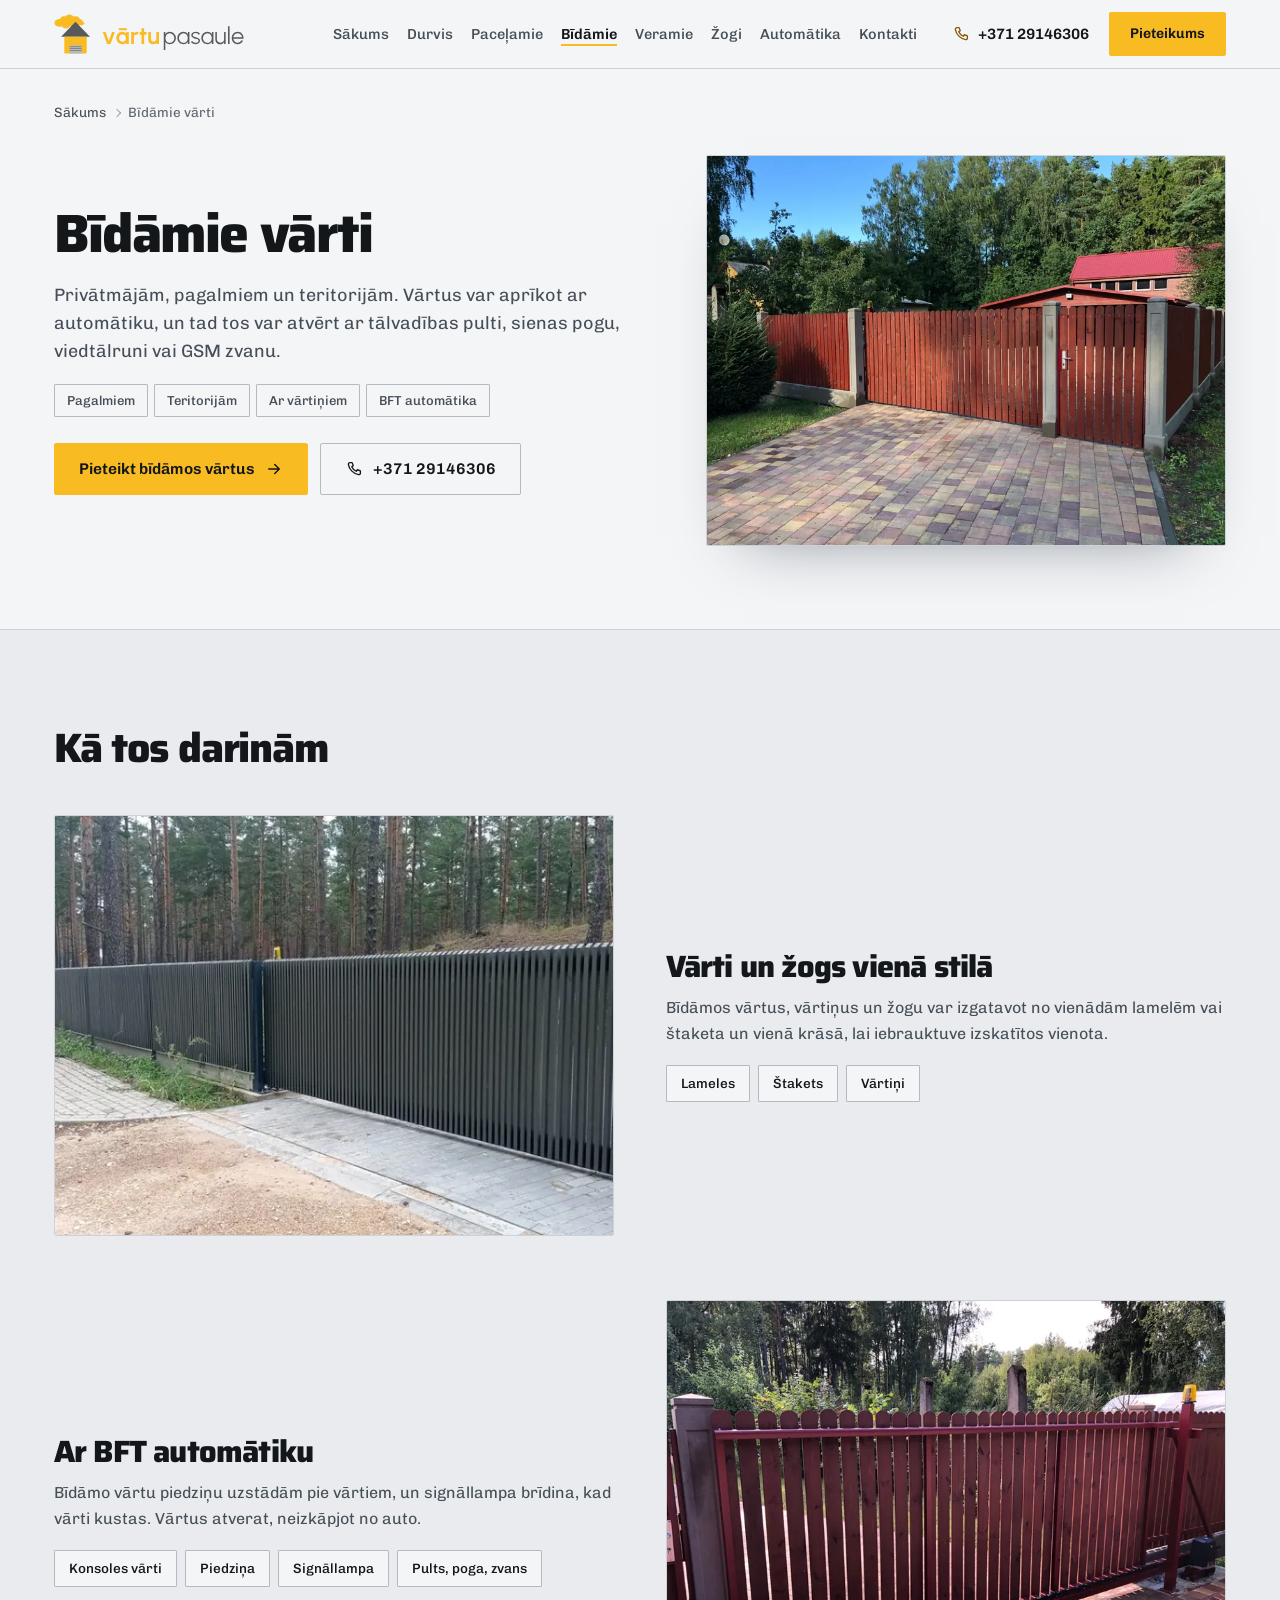
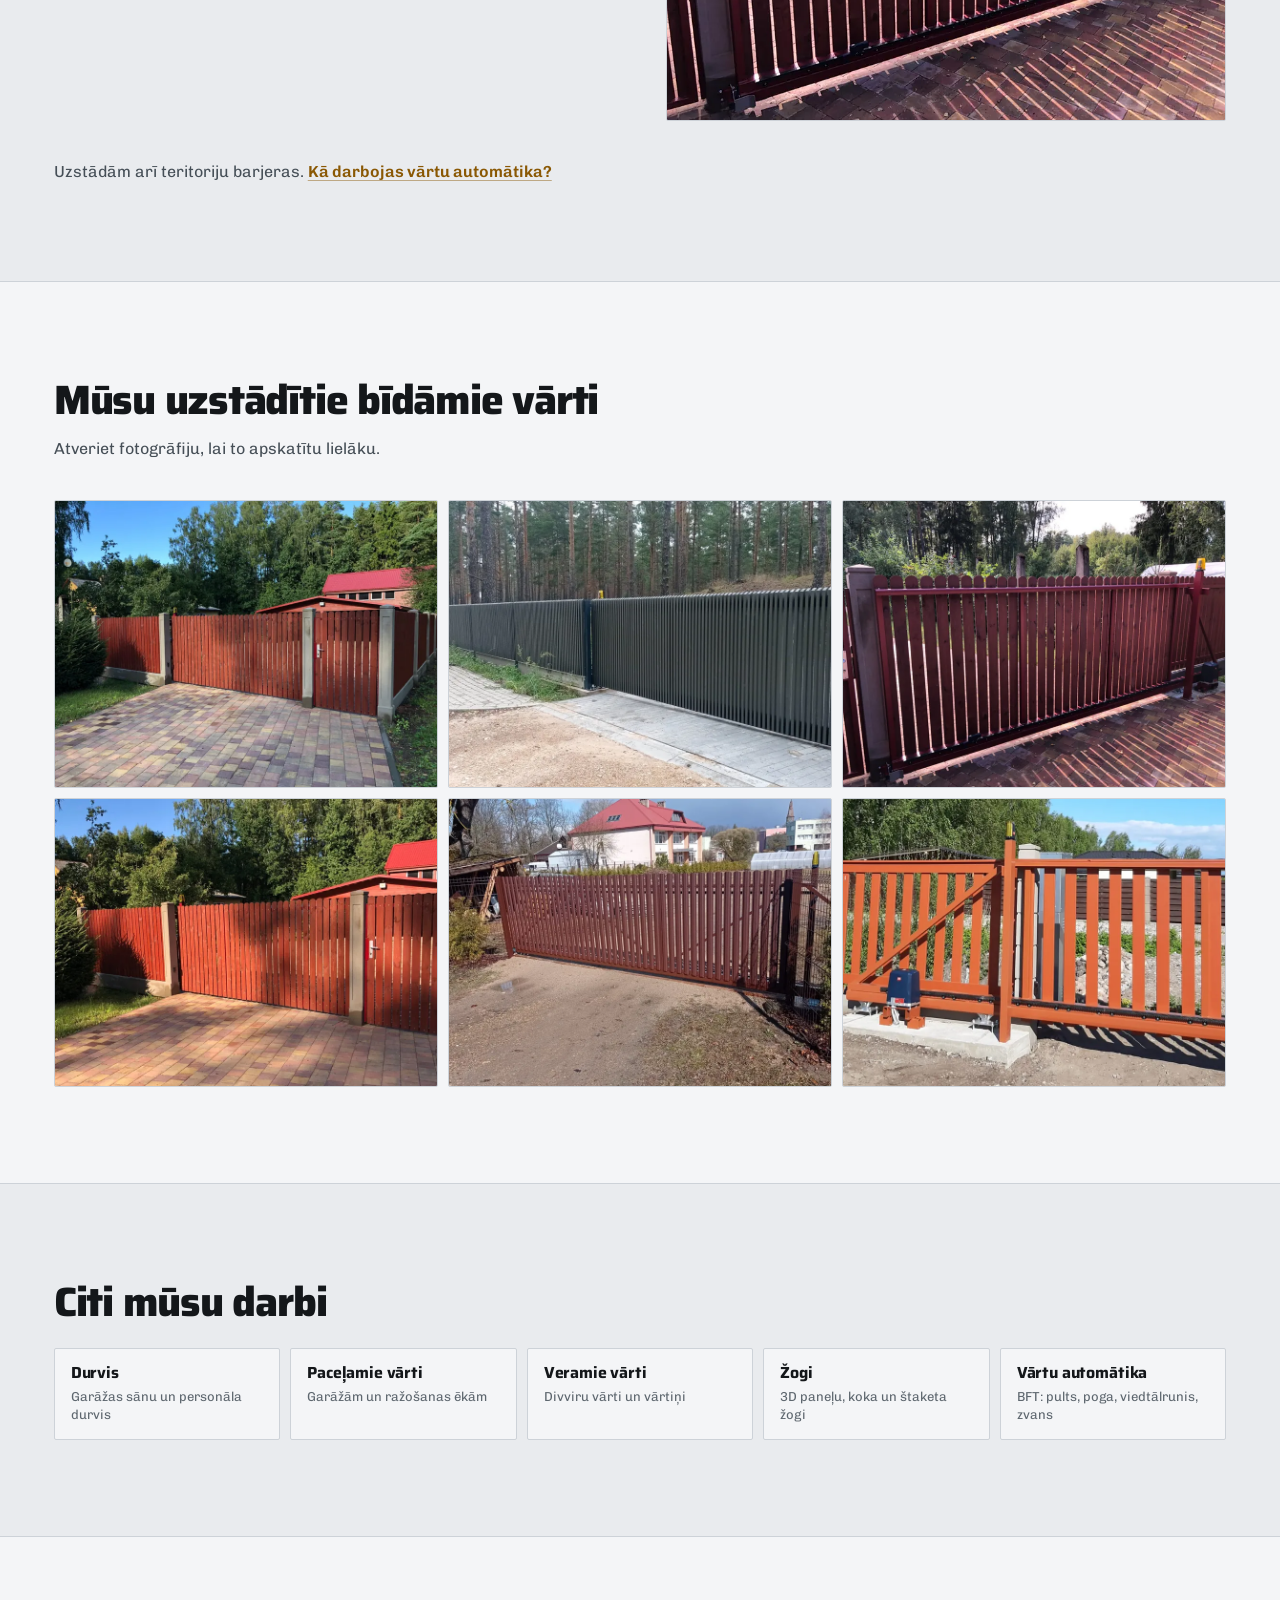
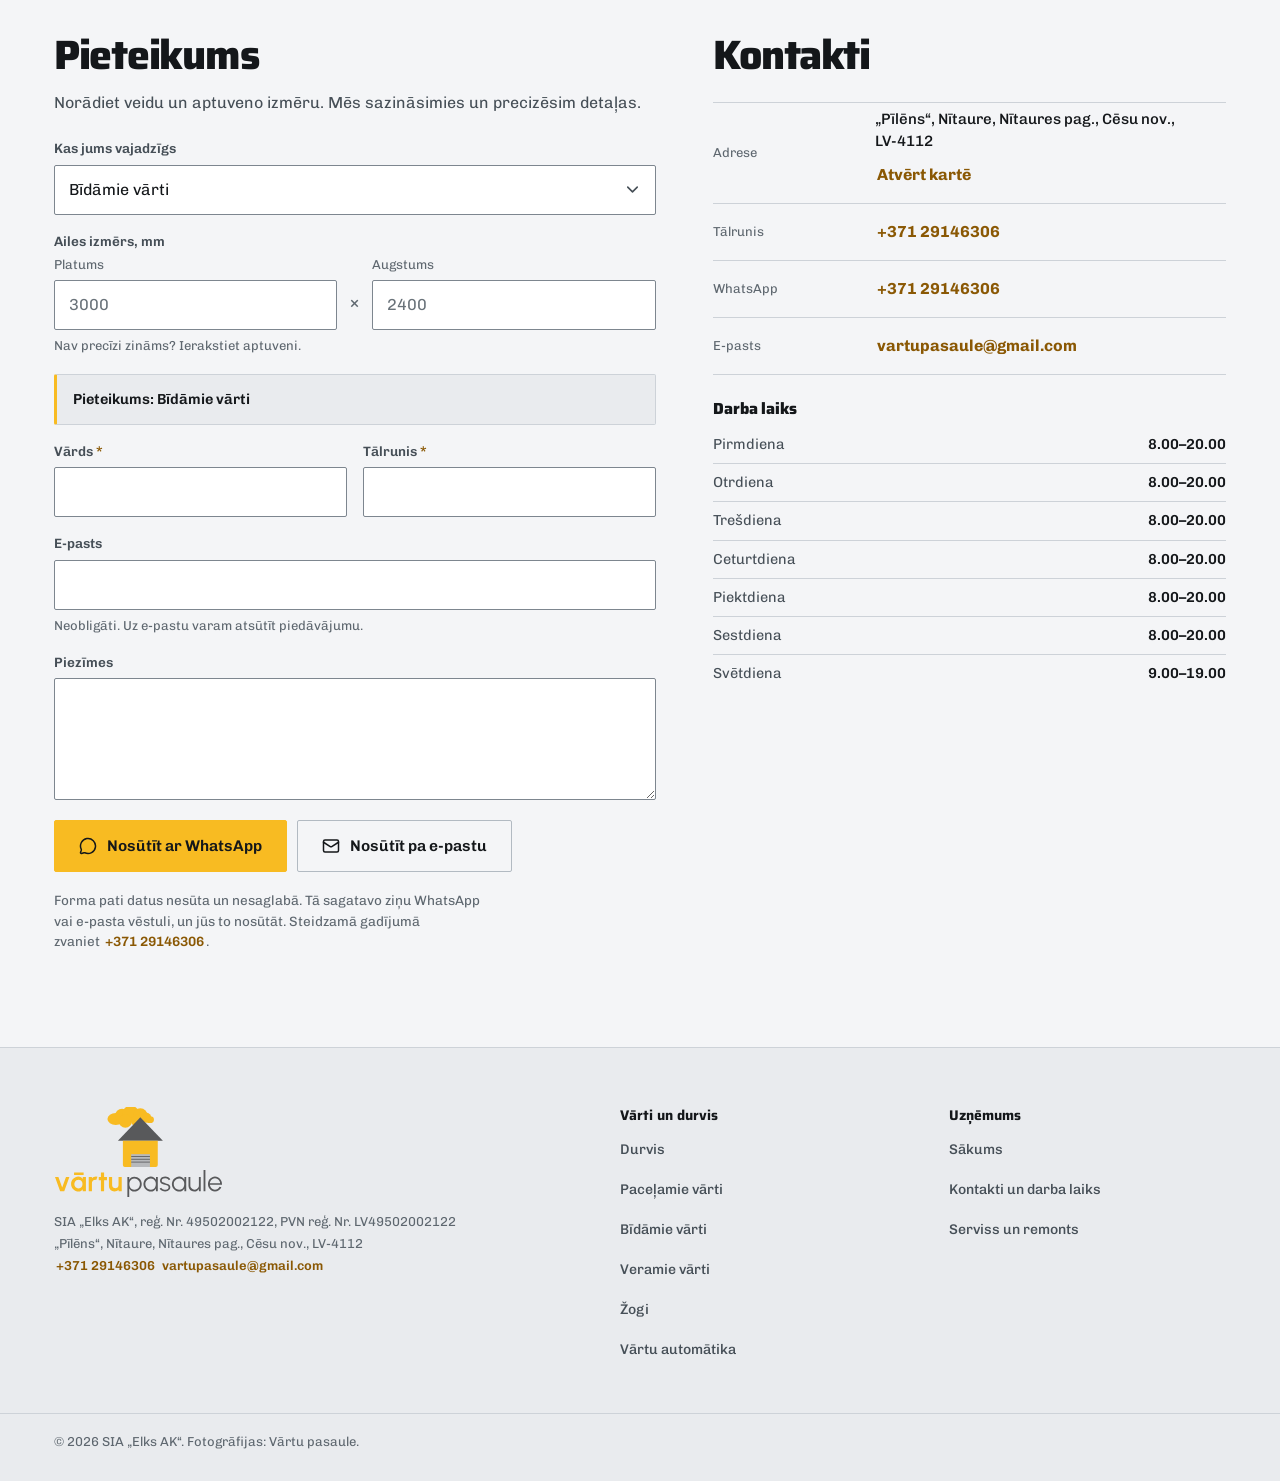
<file: bidamie-varti/index.html>
<!DOCTYPE html>
<html lang="lv">
<head>
<meta charset="utf-8">
<meta name="viewport" content="width=device-width, initial-scale=1">
<meta name="robots" content="noindex,nofollow">
<title>Bīdāmie vārti pagalmam un teritorijai | Vārtu pasaule</title>
<meta name="description" content="Bīdāmie vārti privātmājām, pagalmiem un teritorijām: ar vārtiņiem, žogu vienā stilā un automātiku. Teritoriju barjeras. Strādājam visā Latvijā.">
<link rel="canonical" href="https://vasilyanaptyp-oss.github.io/vartu-pasaule-concept/bidamie-varti/">
<meta property="og:url" content="https://vasilyanaptyp-oss.github.io/vartu-pasaule-concept/bidamie-varti/">
<meta name="theme-color" content="#F4F5F7">
<meta property="og:type" content="website">
<meta property="og:locale" content="lv_LV">
<meta property="og:site_name" content="Vārtu pasaule">
<meta property="og:title" content="Bīdāmie vārti pagalmam un teritorijai | Vārtu pasaule">
<meta property="og:description" content="Bīdāmie vārti privātmājām, pagalmiem un teritorijām: ar vārtiņiem, žogu vienā stilā un automātiku. Teritoriju barjeras. Strādājam visā Latvijā.">
<meta property="og:image" content="https://vasilyanaptyp-oss.github.io/vartu-pasaule-concept/assets/img/og/bidamie-varti-ar-vartinjiem-og.jpg">
<meta property="og:image:width" content="1200">
<meta property="og:image:height" content="630">
<meta property="og:image:alt" content="Sarkanbrūni bīdāmie vārti ar vārtiņiem, štaketa žogs uz pelēkiem stabiem, bruģēta iebrauktuve">
<meta name="twitter:card" content="summary_large_image">
<link rel="icon" href="../assets/favicon.svg" type="image/svg+xml">
<link rel="apple-touch-icon" href="../assets/apple-touch-icon.png">
<link rel="preload" href="../assets/fonts/saira-600-800-latin.woff2" as="font" type="font/woff2" crossorigin>
<link rel="preload" href="../assets/fonts/chivo-400-700-latin.woff2" as="font" type="font/woff2" crossorigin>
<link rel="preload" href="../assets/fonts/saira-600-800-latin-ext.woff2" as="font" type="font/woff2" crossorigin>
<link rel="preload" href="../assets/fonts/chivo-400-700-latin-ext.woff2" as="font" type="font/woff2" crossorigin>
<link rel="preload" as="image" imagesrcset="../assets/img/foto/bidamie-varti-ar-vartinjiem-800.webp 800w, ../assets/img/foto/bidamie-varti-ar-vartinjiem-1200.webp 1200w, ../assets/img/foto/bidamie-varti-ar-vartinjiem-1600.webp 1600w" imagesizes="(max-width: 900px) 100vw, 520px" fetchpriority="high">
<link rel="stylesheet" href="../assets/css/style.css">
<script>document.documentElement.className+=" js"</script>
</head>
<body>
<a class="skip" href="#saturs">Pāriet uz saturu</a>
<header class="hdr">
  <div class="hdr__in">
    <a class="brand" href="../">
      <img class="brand__logo" src="../assets/logo-h.svg" width="190" height="40" alt="Vārtu pasaule, uz sākumlapu">
      <span class="brand__sub">SIA „Elks AK“<br>kopš 1992</span>
    </a>
    <nav class="nav" aria-label="Galvenā navigācija">
      <a href="../">Sākums</a><a href="../durvis/">Durvis</a><a href="../pacelamie-varti/">Paceļamie</a><a href="../bidamie-varti/" aria-current="page">Bīdāmie</a><a href="../veramie-varti/">Veramie</a><a href="../zogi/">Žogi</a><a href="../automatika/">Automātika</a><a href="../kontakti/">Kontakti</a>
    </nav>
    <div class="hdr__act">
      <a class="tel" href="tel:+37129146306" aria-label="Zvanīt +371 29146306"><svg viewBox="0 0 24 24" fill="none" stroke="currentColor" stroke-width="1.8" stroke-linecap="round" stroke-linejoin="round" aria-hidden="true" focusable="false"><path d="M6.5 3.5h3l1.5 4-2 1.5a12 12 0 0 0 6 6l1.5-2 4 1.5v3a2 2 0 0 1-2.2 2A16.5 16.5 0 0 1 4.5 5.7 2 2 0 0 1 6.5 3.5Z"/></svg><span class="tel__n">+371 29146306</span></a>
      <a class="btn btn--hi hdr__cta" href="#pieteikums">Pieteikums</a>
      <button class="burger" type="button" id="burger" aria-expanded="false" aria-controls="mnav" aria-label="Atvērt izvēlni"><span></span><span></span></button>
    </div>
  </div>
</header>
<div class="mnav" id="mnav" hidden>
  <nav class="mnav__in" aria-label="Izvēlne">
    <a href="../"><b>Sākums</b><i>Vārtu pasaule</i></a>
    <a href="../durvis/"><b>Durvis</b><i>Garāžas sānu un personāla durvis</i></a><a href="../pacelamie-varti/"><b>Paceļamie vārti</b><i>Garāžām un ražošanas ēkām</i></a><a href="../bidamie-varti/" aria-current="page"><b>Bīdāmie vārti</b><i>Pagalmam un teritorijai</i></a><a href="../veramie-varti/"><b>Veramie vārti</b><i>Divviru vārti un vārtiņi</i></a><a href="../zogi/"><b>Žogi</b><i>3D paneļu, koka un štaketa žogi</i></a><a href="../automatika/"><b>Vārtu automātika</b><i>BFT: pults, poga, viedtālrunis, zvans</i></a><a href="../kontakti/"><b>Kontakti</b><i>Nītaure, Cēsu novads</i></a>
    <a class="mnav__tel" href="tel:+37129146306">+371 29146306</a>
  </nav>
</div>
<main id="saturs">
<nav class="crumbs wrap" aria-label="Navigācijas ceļš">
  <ol><li><a href="../">Sākums</a></li><li><span aria-current="page">Bīdāmie vārti</span></li></ol>
</nav>
<section class="hero hero--page" aria-labelledby="h1">
  <div class="wrap hero__in">
    <div class="hero__txt">
      <h1 class="hero__h" id="h1">Bīdāmie vārti</h1>
      <p class="hero__p">Privātmājām, pagalmiem un teritorijām. Vārtus var aprīkot ar automātiku, un tad tos var atvērt ar tālvadības pulti, sienas pogu, viedtālruni vai GSM zvanu.</p>
      <ul class="hero__keys" aria-label="Īsumā"><li>Pagalmiem</li><li>Teritorijām</li><li>Ar vārtiņiem</li><li>BFT automātika</li></ul>
      <div class="hero__cta">
        <a class="btn btn--hi btn--lg" href="#pieteikums" data-veids="bidamie-varti">Pieteikt bīdāmos vārtus<svg viewBox="0 0 24 24" fill="none" stroke="currentColor" stroke-width="2" stroke-linecap="round" stroke-linejoin="round" aria-hidden="true" focusable="false"><path d="M5 12h13M13 6l6 6-6 6"/></svg></a>
        <a class="btn btn--lg btn--tel" href="tel:+37129146306"><svg viewBox="0 0 24 24" fill="none" stroke="currentColor" stroke-width="1.8" stroke-linecap="round" stroke-linejoin="round" aria-hidden="true" focusable="false"><path d="M6.5 3.5h3l1.5 4-2 1.5a12 12 0 0 0 6 6l1.5-2 4 1.5v3a2 2 0 0 1-2.2 2A16.5 16.5 0 0 1 4.5 5.7 2 2 0 0 1 6.5 3.5Z"/></svg>+371 29146306</a>
      </div>
    </div>
    <figure class="hero__fig">
      <img src="../assets/img/foto/bidamie-varti-ar-vartinjiem-800.webp" srcset="../assets/img/foto/bidamie-varti-ar-vartinjiem-800.webp 800w, ../assets/img/foto/bidamie-varti-ar-vartinjiem-1200.webp 1200w, ../assets/img/foto/bidamie-varti-ar-vartinjiem-1600.webp 1600w" sizes="(max-width: 900px) 100vw, 520px" width="800" height="600" alt="Sarkanbrūni bīdāmie vārti ar vārtiņiem, štaketa žogs uz pelēkiem stabiem, bruģēta iebrauktuve" fetchpriority="high" decoding="async">
      <div class="gate gate--slide" aria-hidden="true"><div class="gate__leaf"></div></div>
    </figure>
  </div>
</section>
<section class="sec sec--alt" aria-labelledby="v-h">
  <div class="wrap">
    <h2 class="s-h" id="v-h">Kā tos darinām</h2>
    <div class="vars">
      <article class="var">
      <figure class="var__fig"><img src="../assets/img/foto/bidamie-varti-lameles-800.webp" srcset="../assets/img/foto/bidamie-varti-lameles-800.webp 800w, ../assets/img/foto/bidamie-varti-lameles-1200.webp 1200w, ../assets/img/foto/bidamie-varti-lameles-1599.webp 1599w" sizes="(max-width: 860px) 100vw, 50vw" width="800" height="450" alt="Tumši pelēki bīdāmie vārti no vertikālām lamelēm ar tāda paša stila žogu" loading="lazy" decoding="async"></figure>
      <div class="var__txt"><h3 class="var__h">Vārti un žogs vienā stilā</h3><p class="var__p">Bīdāmos vārtus, vārtiņus un žogu var izgatavot no vienādām lamelēm vai štaketa un vienā krāsā, lai iebrauktuve izskatītos vienota.</p><ul class="chips"><li>Lameles</li><li>Štakets</li><li>Vārtiņi</li></ul></div>
    </article>
      <article class="var">
      <figure class="var__fig"><img src="../assets/img/foto/bidamie-varti-piedzina-800.webp" srcset="../assets/img/foto/bidamie-varti-piedzina-800.webp 800w, ../assets/img/foto/bidamie-varti-piedzina-1200.webp 1200w, ../assets/img/foto/bidamie-varti-piedzina-1600.webp 1600w" sizes="(max-width: 860px) 100vw, 50vw" width="800" height="600" alt="Bordo bīdāmie vārti no štaketa ar noapaļotu augšu, piedziņu un signāllampu" loading="lazy" decoding="async"></figure>
      <div class="var__txt"><h3 class="var__h">Ar BFT automātiku</h3><p class="var__p">Bīdāmo vārtu piedziņu uzstādām pie vārtiem, un signāllampa brīdina, kad vārti kustas. Vārtus atverat, neizkāpjot no auto.</p><ul class="chips"><li>Konsoles vārti</li><li>Piedziņa</li><li>Signāllampa</li><li>Pults, poga, zvans</li></ul></div>
    </article>
    </div>
    <p class="s-p" style="margin-top:clamp(28px,3vw,44px)">Uzstādām arī teritoriju barjeras. <a class="lnk" href="../automatika/">Kā darbojas vārtu automātika?</a></p>
  </div>
</section>
<section class="sec" aria-labelledby="gal-h">
  <div class="wrap">
    <h2 class="s-h" id="gal-h">Mūsu uzstādītie bīdāmie vārti</h2>
    <p class="s-p">Atveriet fotogrāfiju, lai to apskatītu lielāku.</p>
    <ul class="gal__grid gal__grid--3" data-gal="bidamie">
<li><a class="gal__a" href="../assets/img/foto/bidamie-varti-ar-vartinjiem-1600.webp" data-cap="Sarkanbrūni bīdāmie vārti ar vārtiņiem, štaketa žogs uz pelēkiem stabiem, bruģēta iebrauktuve"><img src="../assets/img/foto/bidamie-varti-ar-vartinjiem-thumb.webp" width="800" height="600" alt="Sarkanbrūni bīdāmie vārti ar vārtiņiem, štaketa žogs uz pelēkiem stabiem, bruģēta iebrauktuve" loading="lazy" decoding="async"></a></li>
<li><a class="gal__a" href="../assets/img/foto/bidamie-varti-lameles-1599.webp" data-cap="Tumši pelēki bīdāmie vārti no vertikālām lamelēm ar tāda paša stila žogu"><img src="../assets/img/foto/bidamie-varti-lameles-thumb.webp" width="800" height="600" alt="Tumši pelēki bīdāmie vārti no vertikālām lamelēm ar tāda paša stila žogu" loading="lazy" decoding="async"></a></li>
<li><a class="gal__a" href="../assets/img/foto/bidamie-varti-piedzina-1600.webp" data-cap="Bordo bīdāmie vārti no štaketa ar noapaļotu augšu, piedziņu un signāllampu"><img src="../assets/img/foto/bidamie-varti-piedzina-thumb.webp" width="800" height="600" alt="Bordo bīdāmie vārti no štaketa ar noapaļotu augšu, piedziņu un signāllampu" loading="lazy" decoding="async"></a></li>
<li><a class="gal__a" href="../assets/img/foto/bidamie-varti-bruges-1600.webp" data-cap="Sarkanbrūni bīdāmie vārti ar vārtiņiem un štaketa žogu, plašs bruģēts laukums priekšā"><img src="../assets/img/foto/bidamie-varti-bruges-thumb.webp" width="800" height="600" alt="Sarkanbrūni bīdāmie vārti ar vārtiņiem un štaketa žogu, plašs bruģēts laukums priekšā" loading="lazy" decoding="async"></a></li>
<li><a class="gal__a" href="../assets/img/foto/bidamie-varti-staketa-1600.webp" data-cap="Sarkanbrūni bīdāmie vārti no vertikāla štaketa ar signāllampu, abās pusēs sieta žogs"><img src="../assets/img/foto/bidamie-varti-staketa-thumb.webp" width="800" height="600" alt="Sarkanbrūni bīdāmie vārti no vertikāla štaketa ar signāllampu, abās pusēs sieta žogs" loading="lazy" decoding="async"></a></li>
<li><a class="gal__a" href="../assets/img/foto/bidamie-varti-oranzi-1200.webp" data-cap="Oranži konsoles bīdāmie vārti ar piedziņu uz betona pamata, zobstieni un signāllampu"><img src="../assets/img/foto/bidamie-varti-oranzi-thumb.webp" width="800" height="600" alt="Oranži konsoles bīdāmie vārti ar piedziņu uz betona pamata, zobstieni un signāllampu" loading="lazy" decoding="async"></a></li>
</ul>
  </div>
</section>
<section class="sec sec--alt" aria-labelledby="more-h">
  <div class="wrap">
    <h2 class="s-h" id="more-h">Citi mūsu darbi</h2>
    <nav class="more" aria-label="Citi veidi"><a href="../durvis/"><b>Durvis</b><span>Garāžas sānu un personāla durvis</span></a><a href="../pacelamie-varti/"><b>Paceļamie vārti</b><span>Garāžām un ražošanas ēkām</span></a><a href="../veramie-varti/"><b>Veramie vārti</b><span>Divviru vārti un vārtiņi</span></a><a href="../zogi/"><b>Žogi</b><span>3D paneļu, koka un štaketa žogi</span></a><a href="../automatika/"><b>Vārtu automātika</b><span>BFT: pults, poga, viedtālrunis, zvans</span></a></nav>
  </div>
</section>
<section class="sec ask" id="pieteikums" aria-labelledby="ask-h">
  <div class="wrap ask__in">
    <div class="ask__form">
      <h2 class="s-h" id="ask-h">Pieteikums</h2>
      <p class="s-p">Norādiet veidu un aptuveno izmēru. Mēs sazināsimies un precizēsim detaļas.</p>
      <p class="sr-only" id="frm-status" aria-live="polite" aria-atomic="true"></p>
      <form class="frm" id="frm" novalidate>
        
        <input type="hidden" id="f-izvele" name="izvele" value="">
        <div class="fld">
          <label for="f-veids">Kas jums vajadzīgs</label>
          <select id="f-veids" name="veids"><option value="" data-slug="">Izvēlieties veidu</option><option data-slug="durvis">Durvis</option><option data-slug="pacelamie-varti">Paceļamie vārti</option><option data-slug="industrialie-varti">Industriālie vārti</option><option data-slug="bidamie-varti" selected>Bīdāmie vārti</option><option data-slug="veramie-varti">Veramie vārti</option><option data-slug="zogi">Žogi</option><option data-slug="automatika">Automātika</option><option data-slug="serviss">Serviss, apkope vai remonts</option><option data-slug="nezinu">Vēl nezinu</option></select>
        </div>
        <fieldset class="fld">
          <legend id="l-size">Ailes izmērs, mm</legend>
          <div class="size">
            <div class="size__f"><label for="f-w" id="l-w">Platums</label><input id="f-w" name="platums" type="text" inputmode="decimal" autocomplete="off" placeholder="3000"></div>
            <span class="size__x" aria-hidden="true">&times;</span>
            <div class="size__f"><label for="f-h" id="l-h">Augstums</label><input id="f-h" name="augstums" type="text" inputmode="decimal" autocomplete="off" placeholder="2400"></div>
          </div>
          <p class="hint">Nav precīzi zināms? Ierakstiet aptuveni.</p>
        </fieldset>
        <p class="summary" id="summary">Pieteikums: veids nav izvēlēts</p>
        <div class="frm__row">
          <div class="fld">
            <label for="f-name">Vārds <span aria-hidden="true">*</span></label>
            <input id="f-name" name="vards" type="text" autocomplete="name" required aria-describedby="e-name">
            <p class="err" id="e-name" hidden>Ierakstiet savu vārdu.</p>
          </div>
          <div class="fld">
            <label for="f-tel">Tālrunis <span aria-hidden="true">*</span></label>
            <input id="f-tel" name="talrunis" type="tel" inputmode="tel" autocomplete="tel" required aria-describedby="e-tel">
            <p class="err" id="e-tel" hidden>Ierakstiet tālruņa numuru, uz kuru varam atzvanīt (vismaz 8 cipari).</p>
          </div>
        </div>
        <div class="fld">
          <label for="f-mail">E-pasts</label>
          <input id="f-mail" name="epasts" type="email" inputmode="email" autocomplete="email" spellcheck="false" aria-describedby="h-mail e-mail">
          <p class="hint" id="h-mail">Neobligāti. Uz e-pastu varam atsūtīt piedāvājumu.</p>
          <p class="err" id="e-mail" hidden>E-pasta adresē ir kļūda. Pārbaudiet to.</p>
        </div>
        <div class="fld">
          <label for="f-msg">Piezīmes</label>
          <textarea id="f-msg" name="piezimes" rows="4" autocomplete="off"></textarea>
        </div>
        <div class="frm__end">
          <button class="btn btn--hi btn--lg" type="submit" name="via" value="wa"><svg viewBox="0 0 24 24" fill="none" stroke="currentColor" stroke-width="2" stroke-linecap="round" stroke-linejoin="round" aria-hidden="true" focusable="false"><path d="M2.992 16.342a2 2 0 0 1 .094 1.167l-1.065 3.29a1 1 0 0 0 1.236 1.168l3.413-.998a2 2 0 0 1 1.099.092 10 10 0 1 0-4.777-4.719"/></svg>Nosūtīt ar WhatsApp</button>
          <button class="btn btn--lg" type="submit" name="via" value="mail"><svg viewBox="0 0 24 24" fill="none" stroke="currentColor" stroke-width="2" stroke-linecap="round" stroke-linejoin="round" aria-hidden="true" focusable="false"><path d="m22 7-8.991 5.727a2 2 0 0 1-2.009 0L2 7"/><rect width="20" height="16" x="2" y="4" rx="2"/></svg>Nosūtīt pa e-pastu</button>
        </div>
        <p class="err" id="e-send" hidden></p>
        <p class="frm__note">Forma pati datus nesūta un nesaglabā. Tā sagatavo ziņu WhatsApp vai e-pasta vēstuli, un jūs to nosūtāt. Steidzamā gadījumā zvaniet <a class="lnk" href="tel:+37129146306">+371&nbsp;29146306</a>.</p>
      </form>
      <div class="done" id="done" hidden role="status">
        <p class="done__t" id="done-t">Ziņa sagatavota</p>
        <p class="done__p" id="done-p"></p>
        <p class="done__links">
          <a class="lnk" href="tel:+37129146306">+371 29146306</a>
          <a class="lnk" data-m="bW9jLmxpYW1nQGVsdWFzYXB1dHJhdg==">vartupasaule[at]gmail.com</a>
        </p>
        <button class="btn btn--sm" type="button" id="again">Labot pieteikumu</button>
      </div>
    </div>
    <aside class="ask__c" id="kontakti" aria-labelledby="c-h">
      <h2 class="s-h" id="c-h">Kontakti</h2>
      <dl class="cts">
        <div><dt>Adrese</dt><dd>„Pīlēns“, Nītaure, Nītaures pag., Cēsu nov., <span class="nw">LV-4112</span><br><a class="lnk" href="https://www.google.com/maps/search/?api=1&query=57.06975%2C25.19161" rel="noopener" target="_blank">Atvērt kartē<span class="sr-only"> (atveras jaunā cilnē)</span></a></dd></div>
        <div><dt>Tālrunis</dt><dd><a class="lnk" href="tel:+37129146306">+371 29146306</a></dd></div>
        <div><dt>WhatsApp</dt><dd><a class="lnk" href="https://wa.me/37129146306" rel="noopener" target="_blank"><span class="sr-only">WhatsApp </span>+371 29146306<span class="sr-only"> (atveras jaunā cilnē)</span></a></dd></div>
        <div><dt>E-pasts</dt><dd><a class="lnk" data-m="bW9jLmxpYW1nQGVsdWFzYXB1dHJhdg==">vartupasaule[at]gmail.com</a></dd></div>
      </dl>
      <div class="hours">
        <h3 class="hours__h">Darba laiks</h3>
        <ul class="hours__l"><li><span>Pirmdiena</span><b>8.00–20.00</b></li><li><span>Otrdiena</span><b>8.00–20.00</b></li><li><span>Trešdiena</span><b>8.00–20.00</b></li><li><span>Ceturtdiena</span><b>8.00–20.00</b></li><li><span>Piektdiena</span><b>8.00–20.00</b></li><li><span>Sestdiena</span><b>8.00–20.00</b></li><li><span>Svētdiena</span><b>9.00–19.00</b></li></ul>
      </div>
    </aside>
  </div>
</section>
</main>
<footer class="ftr">
  <div class="wrap ftr__in">
    <div class="ftr__co">
      <p class="ftr__brand"><img src="../assets/logo.svg" width="170" height="90" alt="Vārtu pasaule"></p>
      <p class="ftr__req">SIA „Elks AK“, reģ. Nr.&nbsp;49502002122, PVN reģ. Nr.&nbsp;LV49502002122</p>
      <p class="ftr__req">„Pīlēns“, Nītaure, Nītaures pag., Cēsu nov., <span class="nw">LV-4112</span></p>
      <p class="ftr__req"><a class="lnk" href="tel:+37129146306">+371 29146306</a> <a class="lnk" data-m="bW9jLmxpYW1nQGVsdWFzYXB1dHJhdg==">vartupasaule[at]gmail.com</a></p>
    </div>
    <div>
      <p class="ftr__h">Vārti un durvis</p>
      <nav class="ftr__nav" aria-label="Vārti un durvis"><a href="../durvis/">Durvis</a><a href="../pacelamie-varti/">Paceļamie vārti</a><a href="../bidamie-varti/">Bīdāmie vārti</a><a href="../veramie-varti/">Veramie vārti</a><a href="../zogi/">Žogi</a><a href="../automatika/">Vārtu automātika</a></nav>
    </div>
    <div>
      <p class="ftr__h">Uzņēmums</p>
      <nav class="ftr__nav" aria-label="Uzņēmums">
        <a href="../">Sākums</a>
        <a href="../kontakti/">Kontakti un darba laiks</a>
        <a href="../kontakti/?veids=serviss#pieteikums">Serviss un remonts</a>
      </nav>
    </div>
  </div>
  <div class="wrap ftr__b">
    <p>© 2026 SIA „Elks AK“. Fotogrāfijas: Vārtu pasaule.</p>
  </div>
</footer>
<button class="totop" type="button" id="totop" aria-label="Uz lapas augšu" hidden><svg viewBox="0 0 24 24" fill="none" stroke="currentColor" stroke-width="2" stroke-linecap="round" stroke-linejoin="round" aria-hidden="true" focusable="false"><path d="M12 19V5M6 11l6-6 6 6"/></svg></button>
<dialog class="lb" id="lb" aria-label="Fotogrāfija">
  <div class="lb__bar">
    <p class="lb__n" aria-live="polite"></p>
    <button class="lb__btn" type="button" data-lb="fs" aria-label="Pilnekrāna režīms"><svg viewBox="0 0 24 24" fill="none" stroke="currentColor" stroke-width="2" stroke-linecap="round" stroke-linejoin="round" aria-hidden="true" focusable="false"><path d="M8 3H5a2 2 0 0 0-2 2v3m18 0V5a2 2 0 0 0-2-2h-3M3 16v3a2 2 0 0 0 2 2h3m8 0h3a2 2 0 0 0 2-2v-3"/></svg></button>
    <button class="lb__btn" type="button" data-lb="close" aria-label="Aizvērt" autofocus><svg viewBox="0 0 24 24" fill="none" stroke="currentColor" stroke-width="2" stroke-linecap="round" stroke-linejoin="round" aria-hidden="true" focusable="false"><path d="M18 6 6 18M6 6l12 12"/></svg></button>
  </div>
  <div class="lb__stage">
    <img class="lb__img" alt="">
    <button class="lb__btn lb__prev" type="button" data-lb="prev" aria-label="Iepriekšējā fotogrāfija"><svg viewBox="0 0 24 24" fill="none" stroke="currentColor" stroke-width="2" stroke-linecap="round" stroke-linejoin="round" aria-hidden="true" focusable="false"><path d="m15 18-6-6 6-6"/></svg></button>
    <button class="lb__btn lb__next" type="button" data-lb="next" aria-label="Nākamā fotogrāfija"><svg viewBox="0 0 24 24" fill="none" stroke="currentColor" stroke-width="2" stroke-linecap="round" stroke-linejoin="round" aria-hidden="true" focusable="false"><path d="m9 18 6-6-6-6"/></svg></button>
  </div>
  <p class="lb__cap"></p>
</dialog>
<script type="application/ld+json">
{
 "@context": "https://schema.org",
 "@graph": [
  {
   "@type": [
    "HomeAndConstructionBusiness",
    "LocalBusiness"
   ],
   "@id": "https://vasilyanaptyp-oss.github.io/vartu-pasaule-concept/#uznemums",
   "name": "Vārtu pasaule",
   "legalName": "SIA \"Elks AK\"",
   "url": "https://vasilyanaptyp-oss.github.io/vartu-pasaule-concept/",
   "logo": "https://vasilyanaptyp-oss.github.io/vartu-pasaule-concept/assets/logo.svg",
   "image": "https://vasilyanaptyp-oss.github.io/vartu-pasaule-concept/assets/img/foto/pacelamie-antracits-gludi-1600.webp",
   "description": "Durvju, paceļamo, bīdāmo un veramo vārtu un žogu izgatavošana un uzstādīšana, BFT vārtu automātikas uzstādīšana, vārtu apkope un remonts visā Latvijā.",
   "foundingDate": "1992-09-29",
   "vatID": "LV49502002122",
   "taxID": "49502002122",
   "telephone": "+37129146306",
   "address": {
    "@type": "PostalAddress",
    "streetAddress": "\"Pīlēns\", Nītaures pagasts",
    "addressLocality": "Nītaure",
    "addressRegion": "Cēsu novads",
    "postalCode": "LV-4112",
    "addressCountry": "LV"
   },
   "openingHoursSpecification": [
    {
     "@type": "OpeningHoursSpecification",
     "dayOfWeek": [
      "Monday",
      "Tuesday",
      "Wednesday",
      "Thursday",
      "Friday",
      "Saturday"
     ],
     "opens": "08:00",
     "closes": "20:00"
    },
    {
     "@type": "OpeningHoursSpecification",
     "dayOfWeek": "Sunday",
     "opens": "09:00",
     "closes": "19:00"
    }
   ],
   "areaServed": [
    {
     "@type": "Country",
     "name": "Latvija"
    },
    {
     "@type": "City",
     "name": "Cēsis"
    },
    {
     "@type": "City",
     "name": "Valmiera"
    },
    {
     "@type": "City",
     "name": "Limbaži"
    },
    {
     "@type": "City",
     "name": "Ērgļi"
    },
    {
     "@type": "City",
     "name": "Madona"
    },
    {
     "@type": "City",
     "name": "Sigulda"
    },
    {
     "@type": "City",
     "name": "Rīga"
    },
    {
     "@type": "City",
     "name": "Ventspils"
    },
    {
     "@type": "City",
     "name": "Jelgava"
    },
    {
     "@type": "City",
     "name": "Jēkabpils"
    },
    {
     "@type": "City",
     "name": "Rēzekne"
    },
    {
     "@type": "City",
     "name": "Valka"
    }
   ],
   "hasMap": "https://www.google.com/maps/search/?api=1&query=57.06975%2C25.19161",
   "contactPoint": [
    {
     "@type": "ContactPoint",
     "telephone": "+37129146306",
     "contactType": "customer service",
     "areaServed": "LV",
     "availableLanguage": "lv"
    }
   ],
   "sameAs": [
    "https://www.zl.lv/lv/uznemums/elks-ak-sia/",
    "https://www.1188.lv/katalogs/zogi-varti-6300/vartu-pasaule-sia-elks-ak-459099",
    "https://abc.lv/infolapa/elks-ak-sia",
    "https://cesis.pilseta24.lv/katalogs/info/elks-ak-sia"
   ]
  },
  {
   "@type": "Service",
   "@id": "https://vasilyanaptyp-oss.github.io/vartu-pasaule-concept/bidamie-varti/#pakalpojums",
   "name": "Bīdāmie vārti",
   "serviceType": "Bīdāmie vārti",
   "description": "Bīdāmie vārti privātmājām, pagalmiem un teritorijām: ar vārtiņiem, žogu vienā stilā un automātiku. Teritoriju barjeras. Strādājam visā Latvijā.",
   "provider": {
    "@id": "https://vasilyanaptyp-oss.github.io/vartu-pasaule-concept/#uznemums"
   },
   "image": "https://vasilyanaptyp-oss.github.io/vartu-pasaule-concept/assets/img/foto/bidamie-varti-ar-vartinjiem-1600.webp",
   "url": "https://vasilyanaptyp-oss.github.io/vartu-pasaule-concept/bidamie-varti/"
  },
  {
   "@type": "BreadcrumbList",
   "itemListElement": [
    {
     "@type": "ListItem",
     "position": 1,
     "name": "Sākums",
     "item": "https://vasilyanaptyp-oss.github.io/vartu-pasaule-concept/"
    },
    {
     "@type": "ListItem",
     "position": 2,
     "name": "Bīdāmie vārti",
     "item": "https://vasilyanaptyp-oss.github.io/vartu-pasaule-concept/bidamie-varti/"
    }
   ]
  }
 ]
}
</script>
<script src="../assets/js/app.js" defer></script>
</body>
</html>
</file>
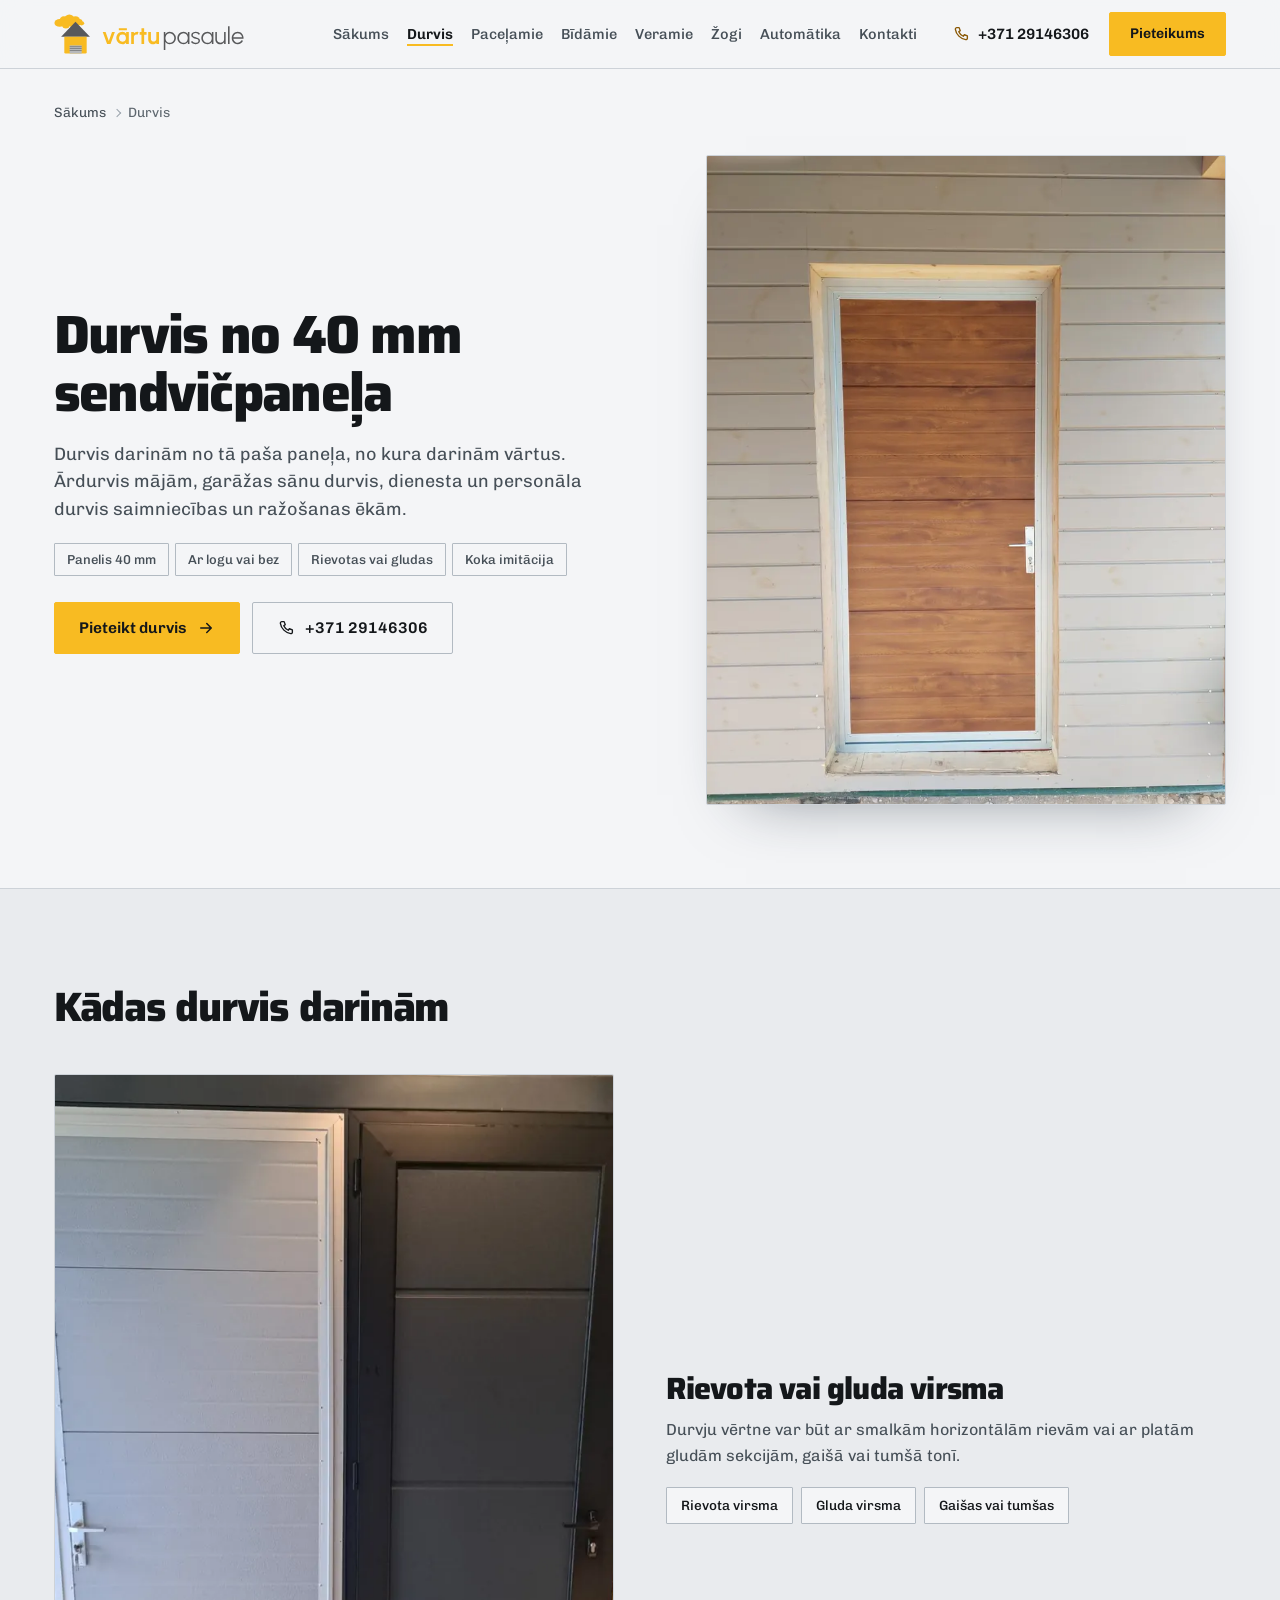
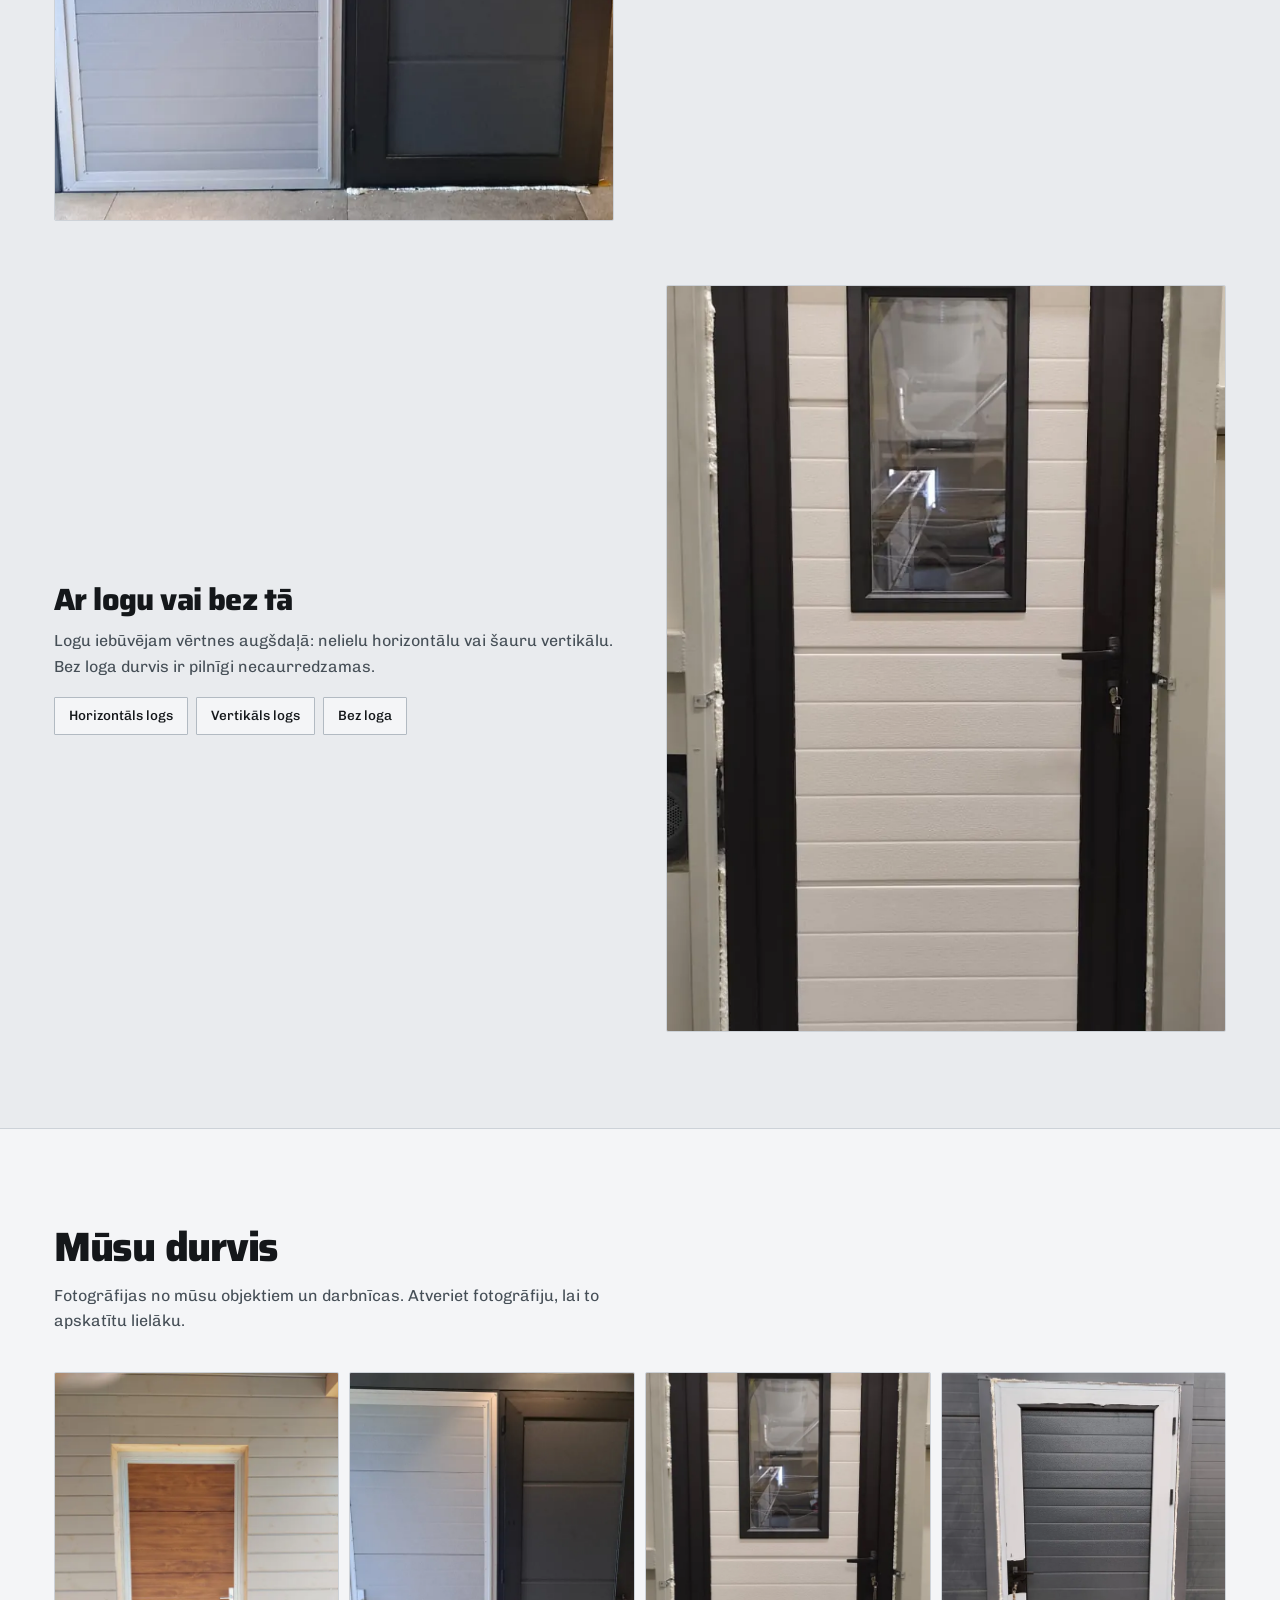
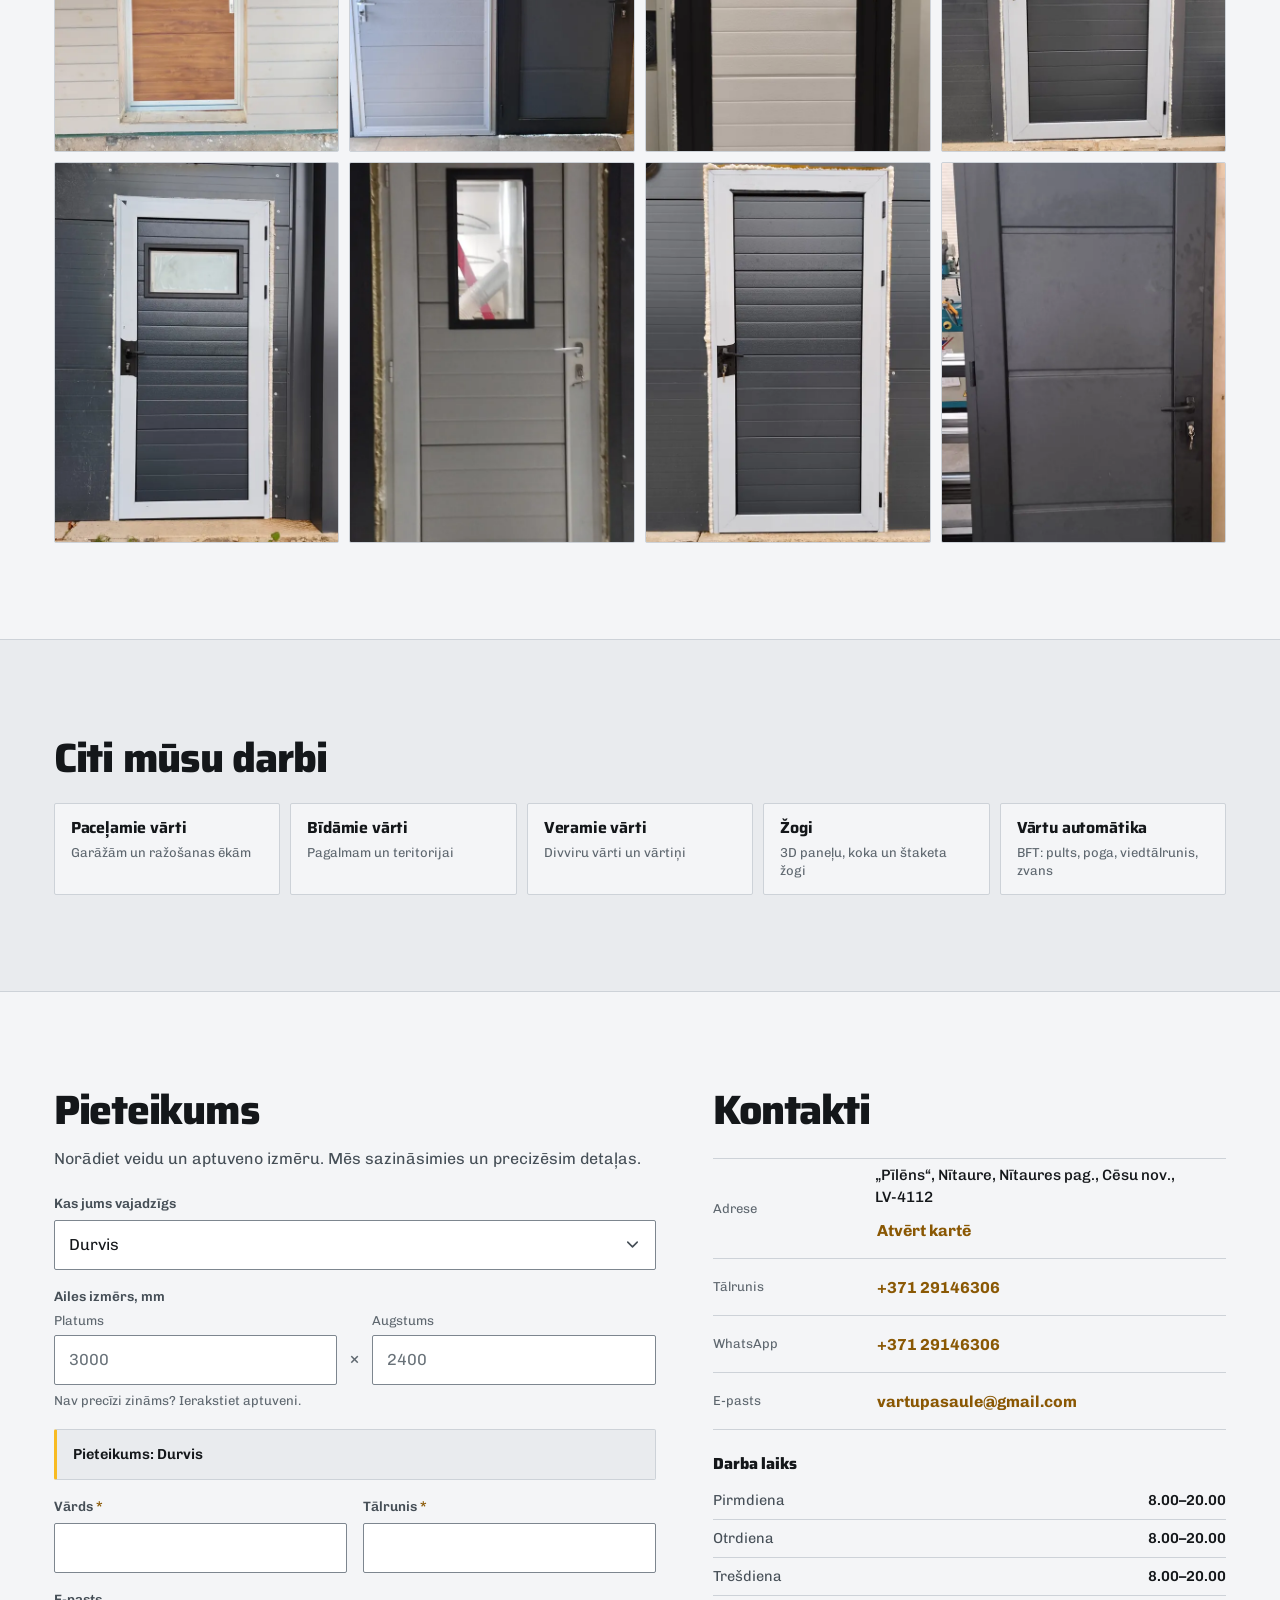
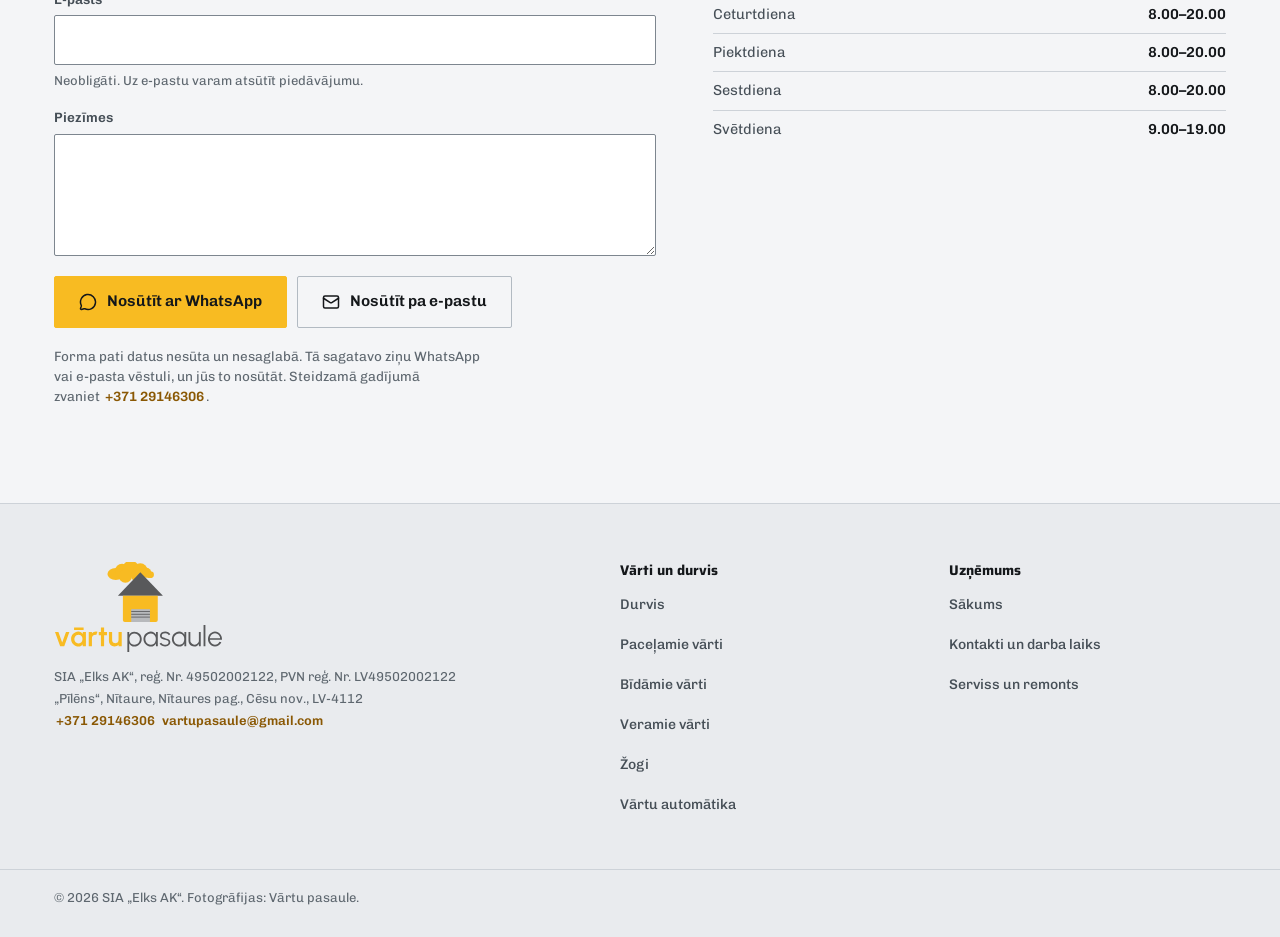
<file: durvis/index.html>
<!DOCTYPE html>
<html lang="lv">
<head>
<meta charset="utf-8">
<meta name="viewport" content="width=device-width, initial-scale=1">
<meta name="robots" content="noindex,nofollow">
<title>Sendvičpaneļa ārdurvis un dienesta durvis | Vārtu pasaule</title>
<meta name="description" content="Ārdurvis, garāžas sānu, dienesta un personāla durvis no 40 mm sendvičpaneļa: rievotas vai gludas, ar logu, koka imitācijā. Strādājam visā Latvijā.">
<link rel="canonical" href="https://vasilyanaptyp-oss.github.io/vartu-pasaule-concept/durvis/">
<meta property="og:url" content="https://vasilyanaptyp-oss.github.io/vartu-pasaule-concept/durvis/">
<meta name="theme-color" content="#F4F5F7">
<meta property="og:type" content="website">
<meta property="og:locale" content="lv_LV">
<meta property="og:site_name" content="Vārtu pasaule">
<meta property="og:title" content="Sendvičpaneļa ārdurvis un dienesta durvis | Vārtu pasaule">
<meta property="og:description" content="Ārdurvis, garāžas sānu, dienesta un personāla durvis no 40 mm sendvičpaneļa: rievotas vai gludas, ar logu, koka imitācijā. Strādājam visā Latvijā.">
<meta property="og:image" content="https://vasilyanaptyp-oss.github.io/vartu-pasaule-concept/assets/img/og/durvis-koka-imitacija-og.jpg">
<meta property="og:image:width" content="1200">
<meta property="og:image:height" content="630">
<meta property="og:image:alt" content="Brūnas koka imitācijas rievota paneļa durvis ar gaišu rāmi pelēkā dēļu fasādē">
<meta name="twitter:card" content="summary_large_image">
<link rel="icon" href="../assets/favicon.svg" type="image/svg+xml">
<link rel="apple-touch-icon" href="../assets/apple-touch-icon.png">
<link rel="preload" href="../assets/fonts/saira-600-800-latin.woff2" as="font" type="font/woff2" crossorigin>
<link rel="preload" href="../assets/fonts/chivo-400-700-latin.woff2" as="font" type="font/woff2" crossorigin>
<link rel="preload" href="../assets/fonts/saira-600-800-latin-ext.woff2" as="font" type="font/woff2" crossorigin>
<link rel="preload" href="../assets/fonts/chivo-400-700-latin-ext.woff2" as="font" type="font/woff2" crossorigin>
<link rel="preload" as="image" imagesrcset="../assets/img/foto/durvis-koka-imitacija-800.webp 800w, ../assets/img/foto/durvis-koka-imitacija-1200.webp 1200w" imagesizes="(max-width: 900px) 100vw, 520px" fetchpriority="high">
<link rel="stylesheet" href="../assets/css/style.css">
<script>document.documentElement.className+=" js"</script>
</head>
<body>
<a class="skip" href="#saturs">Pāriet uz saturu</a>
<header class="hdr">
  <div class="hdr__in">
    <a class="brand" href="../">
      <img class="brand__logo" src="../assets/logo-h.svg" width="190" height="40" alt="Vārtu pasaule, uz sākumlapu">
      <span class="brand__sub">SIA „Elks AK“<br>kopš 1992</span>
    </a>
    <nav class="nav" aria-label="Galvenā navigācija">
      <a href="../">Sākums</a><a href="../durvis/" aria-current="page">Durvis</a><a href="../pacelamie-varti/">Paceļamie</a><a href="../bidamie-varti/">Bīdāmie</a><a href="../veramie-varti/">Veramie</a><a href="../zogi/">Žogi</a><a href="../automatika/">Automātika</a><a href="../kontakti/">Kontakti</a>
    </nav>
    <div class="hdr__act">
      <a class="tel" href="tel:+37129146306" aria-label="Zvanīt +371 29146306"><svg viewBox="0 0 24 24" fill="none" stroke="currentColor" stroke-width="1.8" stroke-linecap="round" stroke-linejoin="round" aria-hidden="true" focusable="false"><path d="M6.5 3.5h3l1.5 4-2 1.5a12 12 0 0 0 6 6l1.5-2 4 1.5v3a2 2 0 0 1-2.2 2A16.5 16.5 0 0 1 4.5 5.7 2 2 0 0 1 6.5 3.5Z"/></svg><span class="tel__n">+371 29146306</span></a>
      <a class="btn btn--hi hdr__cta" href="#pieteikums">Pieteikums</a>
      <button class="burger" type="button" id="burger" aria-expanded="false" aria-controls="mnav" aria-label="Atvērt izvēlni"><span></span><span></span></button>
    </div>
  </div>
</header>
<div class="mnav" id="mnav" hidden>
  <nav class="mnav__in" aria-label="Izvēlne">
    <a href="../"><b>Sākums</b><i>Vārtu pasaule</i></a>
    <a href="../durvis/" aria-current="page"><b>Durvis</b><i>Garāžas sānu un personāla durvis</i></a><a href="../pacelamie-varti/"><b>Paceļamie vārti</b><i>Garāžām un ražošanas ēkām</i></a><a href="../bidamie-varti/"><b>Bīdāmie vārti</b><i>Pagalmam un teritorijai</i></a><a href="../veramie-varti/"><b>Veramie vārti</b><i>Divviru vārti un vārtiņi</i></a><a href="../zogi/"><b>Žogi</b><i>3D paneļu, koka un štaketa žogi</i></a><a href="../automatika/"><b>Vārtu automātika</b><i>BFT: pults, poga, viedtālrunis, zvans</i></a><a href="../kontakti/"><b>Kontakti</b><i>Nītaure, Cēsu novads</i></a>
    <a class="mnav__tel" href="tel:+37129146306">+371 29146306</a>
  </nav>
</div>
<main id="saturs">
<nav class="crumbs wrap" aria-label="Navigācijas ceļš">
  <ol><li><a href="../">Sākums</a></li><li><span aria-current="page">Durvis</span></li></ol>
</nav>
<section class="hero hero--page" aria-labelledby="h1">
  <div class="wrap hero__in">
    <div class="hero__txt">
      <h1 class="hero__h" id="h1">Durvis no 40&nbsp;mm sendvičpaneļa</h1>
      <p class="hero__p">Durvis darinām no tā paša paneļa, no kura darinām vārtus. Ārdurvis mājām, garāžas sānu durvis, dienesta un personāla durvis saimniecības un ražošanas ēkām.</p>
      <ul class="hero__keys" aria-label="Īsumā"><li>Panelis 40&nbsp;mm</li><li>Ar logu vai bez</li><li>Rievotas vai gludas</li><li>Koka imitācija</li></ul>
      <div class="hero__cta">
        <a class="btn btn--hi btn--lg" href="#pieteikums" data-veids="durvis">Pieteikt durvis<svg viewBox="0 0 24 24" fill="none" stroke="currentColor" stroke-width="2" stroke-linecap="round" stroke-linejoin="round" aria-hidden="true" focusable="false"><path d="M5 12h13M13 6l6 6-6 6"/></svg></a>
        <a class="btn btn--lg btn--tel" href="tel:+37129146306"><svg viewBox="0 0 24 24" fill="none" stroke="currentColor" stroke-width="1.8" stroke-linecap="round" stroke-linejoin="round" aria-hidden="true" focusable="false"><path d="M6.5 3.5h3l1.5 4-2 1.5a12 12 0 0 0 6 6l1.5-2 4 1.5v3a2 2 0 0 1-2.2 2A16.5 16.5 0 0 1 4.5 5.7 2 2 0 0 1 6.5 3.5Z"/></svg>+371 29146306</a>
      </div>
    </div>
    <figure class="hero__fig hero__fig--tall">
      <img src="../assets/img/foto/durvis-koka-imitacija-800.webp" srcset="../assets/img/foto/durvis-koka-imitacija-800.webp 800w, ../assets/img/foto/durvis-koka-imitacija-1200.webp 1200w" sizes="(max-width: 900px) 100vw, 520px" width="800" height="1067" alt="Brūnas koka imitācijas rievota paneļa durvis ar gaišu rāmi pelēkā dēļu fasādē" fetchpriority="high" decoding="async">
      <div class="gate gate--door" aria-hidden="true"><div class="gate__leaf"></div></div>
    </figure>
  </div>
</section>
<section class="sec sec--alt" aria-labelledby="v-h">
  <div class="wrap">
    <h2 class="s-h" id="v-h">Kādas durvis darinām</h2>
    <div class="vars">
      <article class="var var--tall">
      <figure class="var__fig"><img src="../assets/img/foto/durvis-divas-800.webp" srcset="../assets/img/foto/durvis-divas-800.webp 800w, ../assets/img/foto/durvis-divas-1080.webp 1080w" sizes="(max-width: 860px) 100vw, 50vw" width="800" height="913" alt="Divas durvis blakus: gaiši pelēkas rievotas un antracīta durvis ar platām sekcijām" loading="lazy" decoding="async"></figure>
      <div class="var__txt"><h3 class="var__h">Rievota vai gluda virsma</h3><p class="var__p">Durvju vērtne var būt ar smalkām horizontālām rievām vai ar platām gludām sekcijām, gaišā vai tumšā tonī.</p><ul class="chips"><li>Rievota virsma</li><li>Gluda virsma</li><li>Gaišas vai tumšas</li></ul></div>
    </article>
      <article class="var var--tall">
      <figure class="var__fig"><img src="../assets/img/foto/durvis-ar-logu-732.webp" srcset="../assets/img/foto/durvis-ar-logu-732.webp 732w" sizes="(max-width: 860px) 100vw, 50vw" width="732" height="1472" alt="Baltas rievota paneļa durvis ar melnu rāmi un vertikālu logu rūpnieciskā telpā" loading="lazy" decoding="async"></figure>
      <div class="var__txt"><h3 class="var__h">Ar logu vai bez tā</h3><p class="var__p">Logu iebūvējam vērtnes augšdaļā: nelielu horizontālu vai šauru vertikālu. Bez loga durvis ir pilnīgi necaurredzamas.</p><ul class="chips"><li>Horizontāls logs</li><li>Vertikāls logs</li><li>Bez loga</li></ul></div>
    </article>
    </div>
  </div>
</section>
<section class="sec" aria-labelledby="gal-h">
  <div class="wrap">
    <h2 class="s-h" id="gal-h">Mūsu durvis</h2>
    <p class="s-p">Fotogrāfijas no mūsu objektiem un darbnīcas. Atveriet fotogrāfiju, lai to apskatītu lielāku.</p>
    <ul class="gal__grid gal__grid--tall" data-gal="durvis">
<li><a class="gal__a" href="../assets/img/foto/durvis-koka-imitacija-1200.webp" data-cap="Brūnas koka imitācijas rievota paneļa durvis ar gaišu rāmi pelēkā dēļu fasādē"><img src="../assets/img/foto/durvis-koka-imitacija-thumb.webp" width="600" height="800" alt="Brūnas koka imitācijas rievota paneļa durvis ar gaišu rāmi pelēkā dēļu fasādē" loading="lazy" decoding="async"></a></li>
<li><a class="gal__a" href="../assets/img/foto/durvis-divas-1080.webp" data-cap="Divas durvis blakus: gaiši pelēkas rievotas un antracīta durvis ar platām sekcijām"><img src="../assets/img/foto/durvis-divas-thumb.webp" width="600" height="800" alt="Divas durvis blakus: gaiši pelēkas rievotas un antracīta durvis ar platām sekcijām" loading="lazy" decoding="async"></a></li>
<li><a class="gal__a" href="../assets/img/foto/durvis-ar-logu-732.webp" data-cap="Baltas rievota paneļa durvis ar melnu rāmi un vertikālu logu rūpnieciskā telpā"><img src="../assets/img/foto/durvis-ar-logu-thumb.webp" width="600" height="800" alt="Baltas rievota paneļa durvis ar melnu rāmi un vertikālu logu rūpnieciskā telpā" loading="lazy" decoding="async"></a></li>
<li><a class="gal__a" href="../assets/img/foto/durvis-antracits-1200.webp" data-cap="Antracīta pelēkas rievota paneļa durvis ar gaiši pelēku rāmi un melnu rokturi"><img src="../assets/img/foto/durvis-antracits-thumb.webp" width="600" height="800" alt="Antracīta pelēkas rievota paneļa durvis ar gaiši pelēku rāmi un melnu rokturi" loading="lazy" decoding="async"></a></li>
<li><a class="gal__a" href="../assets/img/foto/durvis-ar-lodzinu-1020.webp" data-cap="Antracīta pelēkas rievotas durvis ar nelielu horizontālu logu un gaiši pelēku rāmi"><img src="../assets/img/foto/durvis-ar-lodzinu-thumb.webp" width="600" height="800" alt="Antracīta pelēkas rievotas durvis ar nelielu horizontālu logu un gaiši pelēku rāmi" loading="lazy" decoding="async"></a></li>
<li><a class="gal__a" href="../assets/img/foto/durvis-gaisas-ar-logu-758.webp" data-cap="Gaiši pelēkas rievota paneļa durvis ar vertikālu logu un sudrabotu rokturi"><img src="../assets/img/foto/durvis-gaisas-ar-logu-thumb.webp" width="600" height="800" alt="Gaiši pelēkas rievota paneļa durvis ar vertikālu logu un sudrabotu rokturi" loading="lazy" decoding="async"></a></li>
<li><a class="gal__a" href="../assets/img/foto/durvis-panelu-siena-1200.webp" data-cap="Tumši pelēkas rievotas durvis ar gaišu rāmi, iebūvētas tāda paša toņa paneļu sienā"><img src="../assets/img/foto/durvis-panelu-siena-thumb.webp" width="600" height="800" alt="Tumši pelēkas rievotas durvis ar gaišu rāmi, iebūvētas tāda paša toņa paneļu sienā" loading="lazy" decoding="async"></a></li>
<li><a class="gal__a" href="../assets/img/foto/durvis-platas-sekcijas-714.webp" data-cap="Tumši pelēkas durvis ar četrām platām horizontālām sekcijām un melnu rokturi"><img src="../assets/img/foto/durvis-platas-sekcijas-thumb.webp" width="600" height="800" alt="Tumši pelēkas durvis ar četrām platām horizontālām sekcijām un melnu rokturi" loading="lazy" decoding="async"></a></li>
</ul>
  </div>
</section>
<section class="sec sec--alt" aria-labelledby="more-h">
  <div class="wrap">
    <h2 class="s-h" id="more-h">Citi mūsu darbi</h2>
    <nav class="more" aria-label="Citi veidi"><a href="../pacelamie-varti/"><b>Paceļamie vārti</b><span>Garāžām un ražošanas ēkām</span></a><a href="../bidamie-varti/"><b>Bīdāmie vārti</b><span>Pagalmam un teritorijai</span></a><a href="../veramie-varti/"><b>Veramie vārti</b><span>Divviru vārti un vārtiņi</span></a><a href="../zogi/"><b>Žogi</b><span>3D paneļu, koka un štaketa žogi</span></a><a href="../automatika/"><b>Vārtu automātika</b><span>BFT: pults, poga, viedtālrunis, zvans</span></a></nav>
  </div>
</section>
<section class="sec ask" id="pieteikums" aria-labelledby="ask-h">
  <div class="wrap ask__in">
    <div class="ask__form">
      <h2 class="s-h" id="ask-h">Pieteikums</h2>
      <p class="s-p">Norādiet veidu un aptuveno izmēru. Mēs sazināsimies un precizēsim detaļas.</p>
      <p class="sr-only" id="frm-status" aria-live="polite" aria-atomic="true"></p>
      <form class="frm" id="frm" novalidate>
        
        <input type="hidden" id="f-izvele" name="izvele" value="">
        <div class="fld">
          <label for="f-veids">Kas jums vajadzīgs</label>
          <select id="f-veids" name="veids"><option value="" data-slug="">Izvēlieties veidu</option><option data-slug="durvis" selected>Durvis</option><option data-slug="pacelamie-varti">Paceļamie vārti</option><option data-slug="industrialie-varti">Industriālie vārti</option><option data-slug="bidamie-varti">Bīdāmie vārti</option><option data-slug="veramie-varti">Veramie vārti</option><option data-slug="zogi">Žogi</option><option data-slug="automatika">Automātika</option><option data-slug="serviss">Serviss, apkope vai remonts</option><option data-slug="nezinu">Vēl nezinu</option></select>
        </div>
        <fieldset class="fld">
          <legend id="l-size">Ailes izmērs, mm</legend>
          <div class="size">
            <div class="size__f"><label for="f-w" id="l-w">Platums</label><input id="f-w" name="platums" type="text" inputmode="decimal" autocomplete="off" placeholder="3000"></div>
            <span class="size__x" aria-hidden="true">&times;</span>
            <div class="size__f"><label for="f-h" id="l-h">Augstums</label><input id="f-h" name="augstums" type="text" inputmode="decimal" autocomplete="off" placeholder="2400"></div>
          </div>
          <p class="hint">Nav precīzi zināms? Ierakstiet aptuveni.</p>
        </fieldset>
        <p class="summary" id="summary">Pieteikums: veids nav izvēlēts</p>
        <div class="frm__row">
          <div class="fld">
            <label for="f-name">Vārds <span aria-hidden="true">*</span></label>
            <input id="f-name" name="vards" type="text" autocomplete="name" required aria-describedby="e-name">
            <p class="err" id="e-name" hidden>Ierakstiet savu vārdu.</p>
          </div>
          <div class="fld">
            <label for="f-tel">Tālrunis <span aria-hidden="true">*</span></label>
            <input id="f-tel" name="talrunis" type="tel" inputmode="tel" autocomplete="tel" required aria-describedby="e-tel">
            <p class="err" id="e-tel" hidden>Ierakstiet tālruņa numuru, uz kuru varam atzvanīt (vismaz 8 cipari).</p>
          </div>
        </div>
        <div class="fld">
          <label for="f-mail">E-pasts</label>
          <input id="f-mail" name="epasts" type="email" inputmode="email" autocomplete="email" spellcheck="false" aria-describedby="h-mail e-mail">
          <p class="hint" id="h-mail">Neobligāti. Uz e-pastu varam atsūtīt piedāvājumu.</p>
          <p class="err" id="e-mail" hidden>E-pasta adresē ir kļūda. Pārbaudiet to.</p>
        </div>
        <div class="fld">
          <label for="f-msg">Piezīmes</label>
          <textarea id="f-msg" name="piezimes" rows="4" autocomplete="off"></textarea>
        </div>
        <div class="frm__end">
          <button class="btn btn--hi btn--lg" type="submit" name="via" value="wa"><svg viewBox="0 0 24 24" fill="none" stroke="currentColor" stroke-width="2" stroke-linecap="round" stroke-linejoin="round" aria-hidden="true" focusable="false"><path d="M2.992 16.342a2 2 0 0 1 .094 1.167l-1.065 3.29a1 1 0 0 0 1.236 1.168l3.413-.998a2 2 0 0 1 1.099.092 10 10 0 1 0-4.777-4.719"/></svg>Nosūtīt ar WhatsApp</button>
          <button class="btn btn--lg" type="submit" name="via" value="mail"><svg viewBox="0 0 24 24" fill="none" stroke="currentColor" stroke-width="2" stroke-linecap="round" stroke-linejoin="round" aria-hidden="true" focusable="false"><path d="m22 7-8.991 5.727a2 2 0 0 1-2.009 0L2 7"/><rect width="20" height="16" x="2" y="4" rx="2"/></svg>Nosūtīt pa e-pastu</button>
        </div>
        <p class="err" id="e-send" hidden></p>
        <p class="frm__note">Forma pati datus nesūta un nesaglabā. Tā sagatavo ziņu WhatsApp vai e-pasta vēstuli, un jūs to nosūtāt. Steidzamā gadījumā zvaniet <a class="lnk" href="tel:+37129146306">+371&nbsp;29146306</a>.</p>
      </form>
      <div class="done" id="done" hidden role="status">
        <p class="done__t" id="done-t">Ziņa sagatavota</p>
        <p class="done__p" id="done-p"></p>
        <p class="done__links">
          <a class="lnk" href="tel:+37129146306">+371 29146306</a>
          <a class="lnk" data-m="bW9jLmxpYW1nQGVsdWFzYXB1dHJhdg==">vartupasaule[at]gmail.com</a>
        </p>
        <button class="btn btn--sm" type="button" id="again">Labot pieteikumu</button>
      </div>
    </div>
    <aside class="ask__c" id="kontakti" aria-labelledby="c-h">
      <h2 class="s-h" id="c-h">Kontakti</h2>
      <dl class="cts">
        <div><dt>Adrese</dt><dd>„Pīlēns“, Nītaure, Nītaures pag., Cēsu nov., <span class="nw">LV-4112</span><br><a class="lnk" href="https://www.google.com/maps/search/?api=1&query=57.06975%2C25.19161" rel="noopener" target="_blank">Atvērt kartē<span class="sr-only"> (atveras jaunā cilnē)</span></a></dd></div>
        <div><dt>Tālrunis</dt><dd><a class="lnk" href="tel:+37129146306">+371 29146306</a></dd></div>
        <div><dt>WhatsApp</dt><dd><a class="lnk" href="https://wa.me/37129146306" rel="noopener" target="_blank"><span class="sr-only">WhatsApp </span>+371 29146306<span class="sr-only"> (atveras jaunā cilnē)</span></a></dd></div>
        <div><dt>E-pasts</dt><dd><a class="lnk" data-m="bW9jLmxpYW1nQGVsdWFzYXB1dHJhdg==">vartupasaule[at]gmail.com</a></dd></div>
      </dl>
      <div class="hours">
        <h3 class="hours__h">Darba laiks</h3>
        <ul class="hours__l"><li><span>Pirmdiena</span><b>8.00–20.00</b></li><li><span>Otrdiena</span><b>8.00–20.00</b></li><li><span>Trešdiena</span><b>8.00–20.00</b></li><li><span>Ceturtdiena</span><b>8.00–20.00</b></li><li><span>Piektdiena</span><b>8.00–20.00</b></li><li><span>Sestdiena</span><b>8.00–20.00</b></li><li><span>Svētdiena</span><b>9.00–19.00</b></li></ul>
      </div>
    </aside>
  </div>
</section>
</main>
<footer class="ftr">
  <div class="wrap ftr__in">
    <div class="ftr__co">
      <p class="ftr__brand"><img src="../assets/logo.svg" width="170" height="90" alt="Vārtu pasaule"></p>
      <p class="ftr__req">SIA „Elks AK“, reģ. Nr.&nbsp;49502002122, PVN reģ. Nr.&nbsp;LV49502002122</p>
      <p class="ftr__req">„Pīlēns“, Nītaure, Nītaures pag., Cēsu nov., <span class="nw">LV-4112</span></p>
      <p class="ftr__req"><a class="lnk" href="tel:+37129146306">+371 29146306</a> <a class="lnk" data-m="bW9jLmxpYW1nQGVsdWFzYXB1dHJhdg==">vartupasaule[at]gmail.com</a></p>
    </div>
    <div>
      <p class="ftr__h">Vārti un durvis</p>
      <nav class="ftr__nav" aria-label="Vārti un durvis"><a href="../durvis/">Durvis</a><a href="../pacelamie-varti/">Paceļamie vārti</a><a href="../bidamie-varti/">Bīdāmie vārti</a><a href="../veramie-varti/">Veramie vārti</a><a href="../zogi/">Žogi</a><a href="../automatika/">Vārtu automātika</a></nav>
    </div>
    <div>
      <p class="ftr__h">Uzņēmums</p>
      <nav class="ftr__nav" aria-label="Uzņēmums">
        <a href="../">Sākums</a>
        <a href="../kontakti/">Kontakti un darba laiks</a>
        <a href="../kontakti/?veids=serviss#pieteikums">Serviss un remonts</a>
      </nav>
    </div>
  </div>
  <div class="wrap ftr__b">
    <p>© 2026 SIA „Elks AK“. Fotogrāfijas: Vārtu pasaule.</p>
  </div>
</footer>
<button class="totop" type="button" id="totop" aria-label="Uz lapas augšu" hidden><svg viewBox="0 0 24 24" fill="none" stroke="currentColor" stroke-width="2" stroke-linecap="round" stroke-linejoin="round" aria-hidden="true" focusable="false"><path d="M12 19V5M6 11l6-6 6 6"/></svg></button>
<dialog class="lb" id="lb" aria-label="Fotogrāfija">
  <div class="lb__bar">
    <p class="lb__n" aria-live="polite"></p>
    <button class="lb__btn" type="button" data-lb="fs" aria-label="Pilnekrāna režīms"><svg viewBox="0 0 24 24" fill="none" stroke="currentColor" stroke-width="2" stroke-linecap="round" stroke-linejoin="round" aria-hidden="true" focusable="false"><path d="M8 3H5a2 2 0 0 0-2 2v3m18 0V5a2 2 0 0 0-2-2h-3M3 16v3a2 2 0 0 0 2 2h3m8 0h3a2 2 0 0 0 2-2v-3"/></svg></button>
    <button class="lb__btn" type="button" data-lb="close" aria-label="Aizvērt" autofocus><svg viewBox="0 0 24 24" fill="none" stroke="currentColor" stroke-width="2" stroke-linecap="round" stroke-linejoin="round" aria-hidden="true" focusable="false"><path d="M18 6 6 18M6 6l12 12"/></svg></button>
  </div>
  <div class="lb__stage">
    <img class="lb__img" alt="">
    <button class="lb__btn lb__prev" type="button" data-lb="prev" aria-label="Iepriekšējā fotogrāfija"><svg viewBox="0 0 24 24" fill="none" stroke="currentColor" stroke-width="2" stroke-linecap="round" stroke-linejoin="round" aria-hidden="true" focusable="false"><path d="m15 18-6-6 6-6"/></svg></button>
    <button class="lb__btn lb__next" type="button" data-lb="next" aria-label="Nākamā fotogrāfija"><svg viewBox="0 0 24 24" fill="none" stroke="currentColor" stroke-width="2" stroke-linecap="round" stroke-linejoin="round" aria-hidden="true" focusable="false"><path d="m9 18 6-6-6-6"/></svg></button>
  </div>
  <p class="lb__cap"></p>
</dialog>
<script type="application/ld+json">
{
 "@context": "https://schema.org",
 "@graph": [
  {
   "@type": [
    "HomeAndConstructionBusiness",
    "LocalBusiness"
   ],
   "@id": "https://vasilyanaptyp-oss.github.io/vartu-pasaule-concept/#uznemums",
   "name": "Vārtu pasaule",
   "legalName": "SIA \"Elks AK\"",
   "url": "https://vasilyanaptyp-oss.github.io/vartu-pasaule-concept/",
   "logo": "https://vasilyanaptyp-oss.github.io/vartu-pasaule-concept/assets/logo.svg",
   "image": "https://vasilyanaptyp-oss.github.io/vartu-pasaule-concept/assets/img/foto/pacelamie-antracits-gludi-1600.webp",
   "description": "Durvju, paceļamo, bīdāmo un veramo vārtu un žogu izgatavošana un uzstādīšana, BFT vārtu automātikas uzstādīšana, vārtu apkope un remonts visā Latvijā.",
   "foundingDate": "1992-09-29",
   "vatID": "LV49502002122",
   "taxID": "49502002122",
   "telephone": "+37129146306",
   "address": {
    "@type": "PostalAddress",
    "streetAddress": "\"Pīlēns\", Nītaures pagasts",
    "addressLocality": "Nītaure",
    "addressRegion": "Cēsu novads",
    "postalCode": "LV-4112",
    "addressCountry": "LV"
   },
   "openingHoursSpecification": [
    {
     "@type": "OpeningHoursSpecification",
     "dayOfWeek": [
      "Monday",
      "Tuesday",
      "Wednesday",
      "Thursday",
      "Friday",
      "Saturday"
     ],
     "opens": "08:00",
     "closes": "20:00"
    },
    {
     "@type": "OpeningHoursSpecification",
     "dayOfWeek": "Sunday",
     "opens": "09:00",
     "closes": "19:00"
    }
   ],
   "areaServed": [
    {
     "@type": "Country",
     "name": "Latvija"
    },
    {
     "@type": "City",
     "name": "Cēsis"
    },
    {
     "@type": "City",
     "name": "Valmiera"
    },
    {
     "@type": "City",
     "name": "Limbaži"
    },
    {
     "@type": "City",
     "name": "Ērgļi"
    },
    {
     "@type": "City",
     "name": "Madona"
    },
    {
     "@type": "City",
     "name": "Sigulda"
    },
    {
     "@type": "City",
     "name": "Rīga"
    },
    {
     "@type": "City",
     "name": "Ventspils"
    },
    {
     "@type": "City",
     "name": "Jelgava"
    },
    {
     "@type": "City",
     "name": "Jēkabpils"
    },
    {
     "@type": "City",
     "name": "Rēzekne"
    },
    {
     "@type": "City",
     "name": "Valka"
    }
   ],
   "hasMap": "https://www.google.com/maps/search/?api=1&query=57.06975%2C25.19161",
   "contactPoint": [
    {
     "@type": "ContactPoint",
     "telephone": "+37129146306",
     "contactType": "customer service",
     "areaServed": "LV",
     "availableLanguage": "lv"
    }
   ],
   "sameAs": [
    "https://www.zl.lv/lv/uznemums/elks-ak-sia/",
    "https://www.1188.lv/katalogs/zogi-varti-6300/vartu-pasaule-sia-elks-ak-459099",
    "https://abc.lv/infolapa/elks-ak-sia",
    "https://cesis.pilseta24.lv/katalogs/info/elks-ak-sia"
   ]
  },
  {
   "@type": "Service",
   "@id": "https://vasilyanaptyp-oss.github.io/vartu-pasaule-concept/durvis/#pakalpojums",
   "name": "Durvis",
   "serviceType": "Durvis",
   "description": "Ārdurvis, garāžas sānu, dienesta un personāla durvis no 40 mm sendvičpaneļa: rievotas vai gludas, ar logu, koka imitācijā. Strādājam visā Latvijā.",
   "provider": {
    "@id": "https://vasilyanaptyp-oss.github.io/vartu-pasaule-concept/#uznemums"
   },
   "image": "https://vasilyanaptyp-oss.github.io/vartu-pasaule-concept/assets/img/foto/durvis-koka-imitacija-1200.webp",
   "url": "https://vasilyanaptyp-oss.github.io/vartu-pasaule-concept/durvis/"
  },
  {
   "@type": "BreadcrumbList",
   "itemListElement": [
    {
     "@type": "ListItem",
     "position": 1,
     "name": "Sākums",
     "item": "https://vasilyanaptyp-oss.github.io/vartu-pasaule-concept/"
    },
    {
     "@type": "ListItem",
     "position": 2,
     "name": "Durvis",
     "item": "https://vasilyanaptyp-oss.github.io/vartu-pasaule-concept/durvis/"
    }
   ]
  }
 ]
}
</script>
<script src="../assets/js/app.js" defer></script>
</body>
</html>
</file>
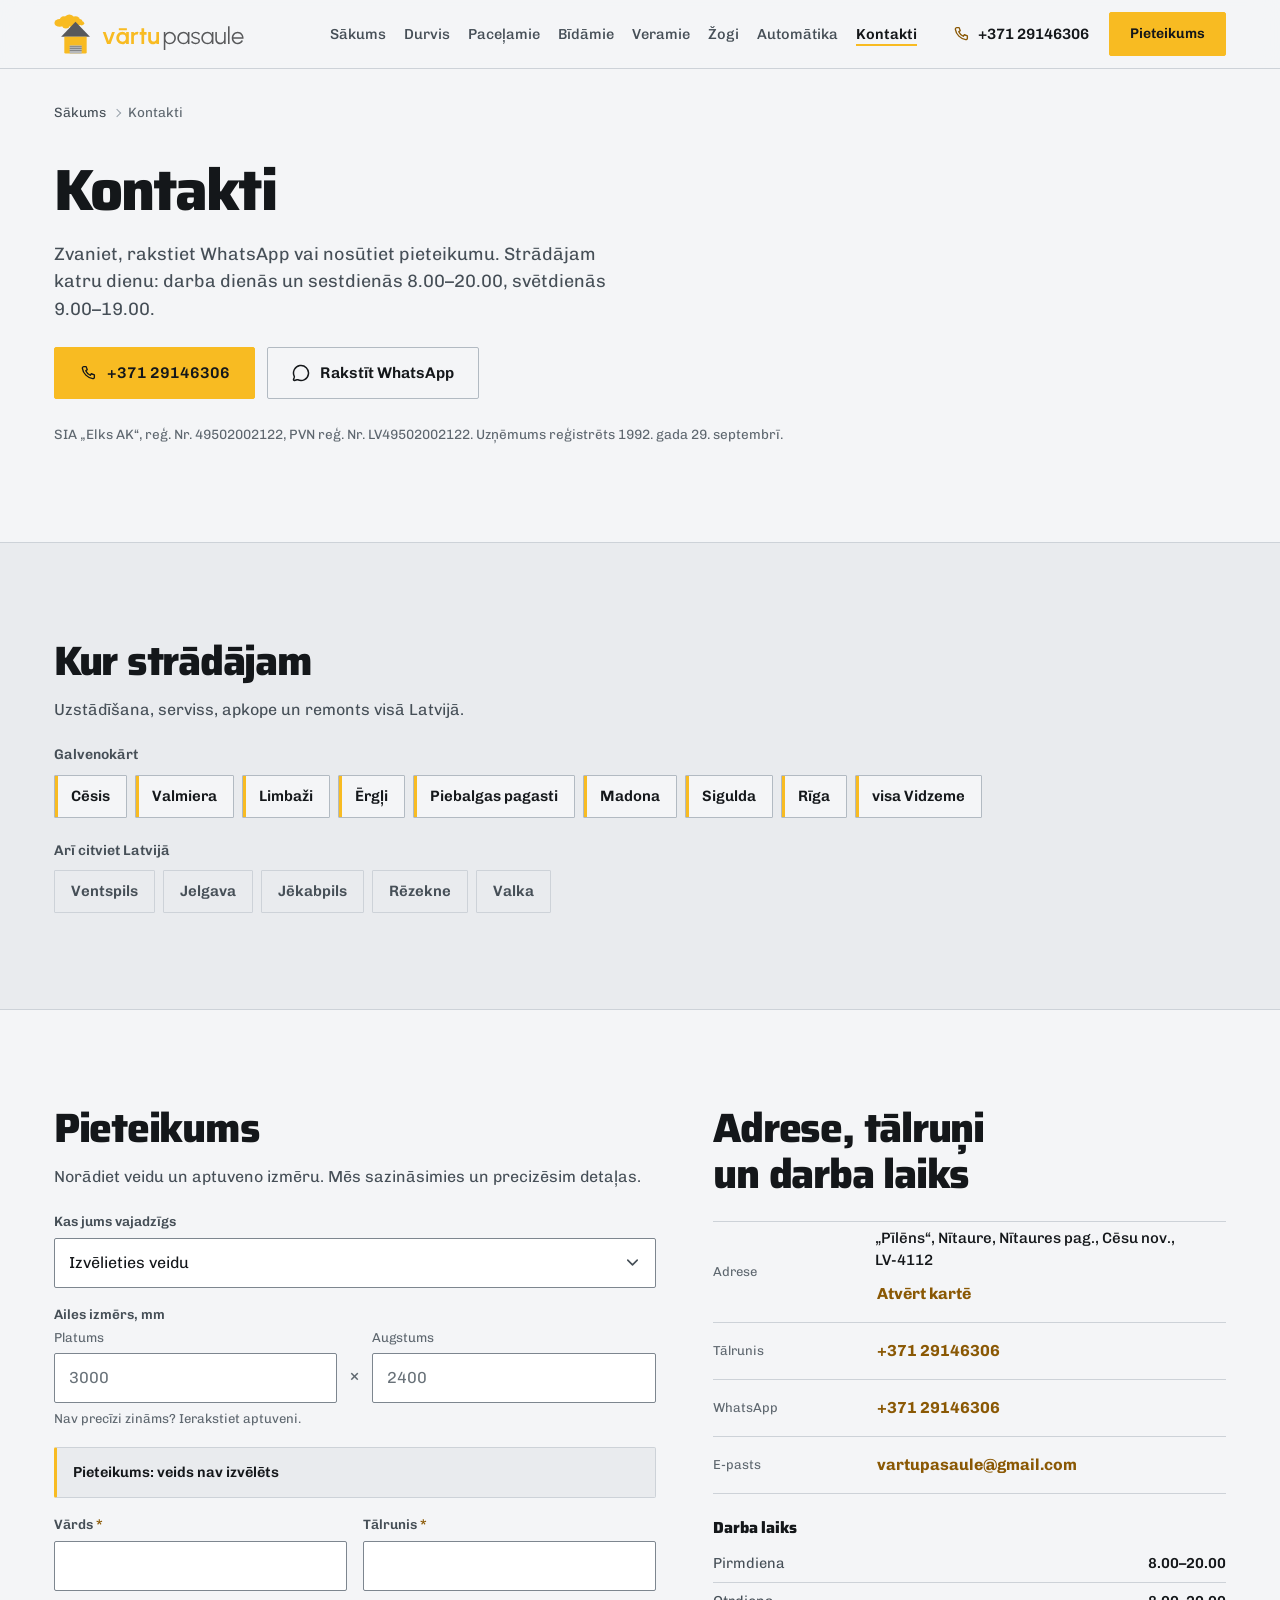
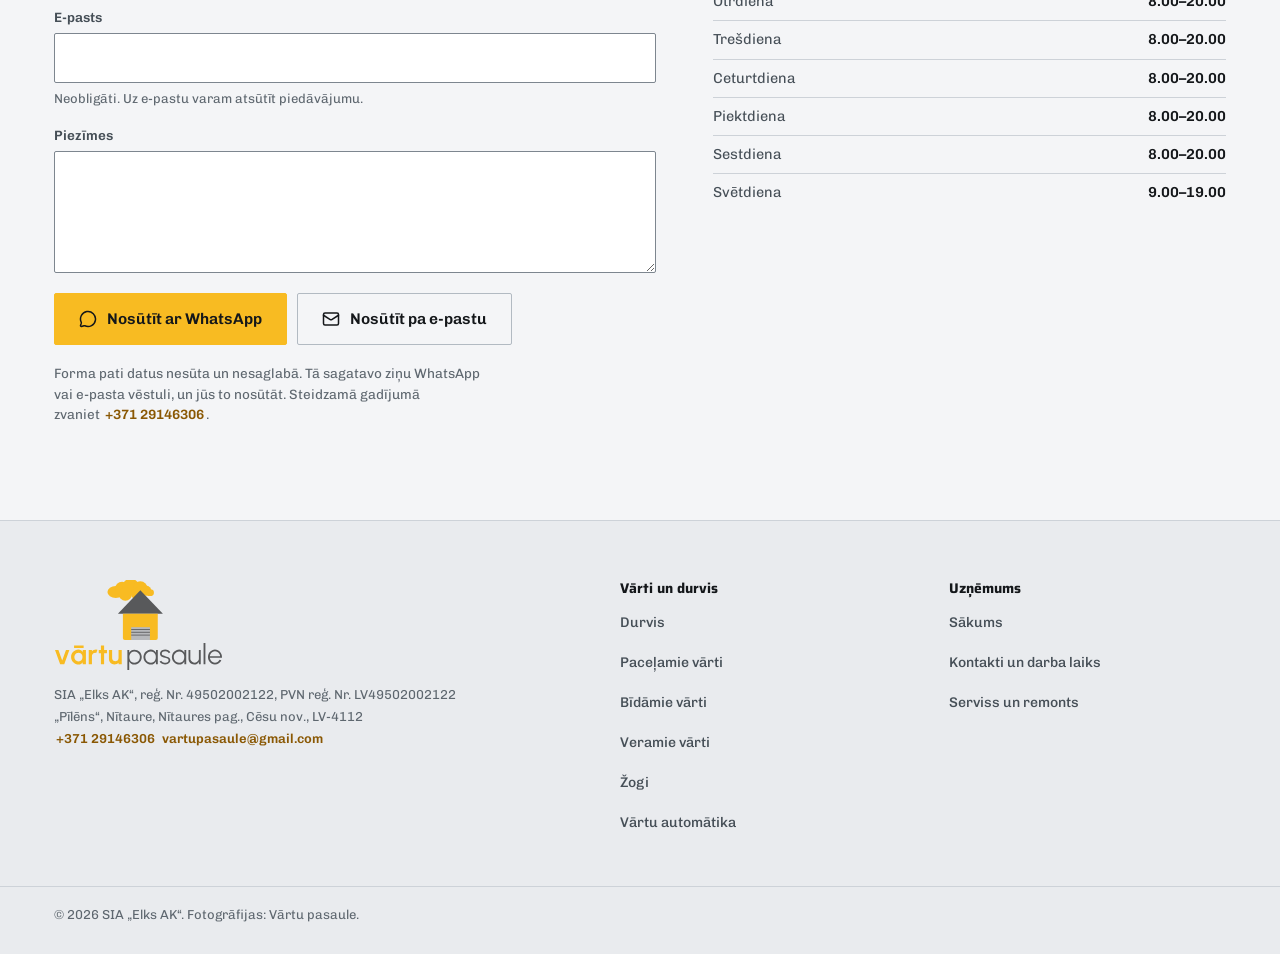
<file: kontakti/index.html>
<!DOCTYPE html>
<html lang="lv">
<head>
<meta charset="utf-8">
<meta name="viewport" content="width=device-width, initial-scale=1">
<meta name="robots" content="noindex,nofollow">
<title>Kontakti: Nītaure, Cēsu novads | Vārtu pasaule</title>
<meta name="description" content="Vārtu pasaule, SIA „Elks AK“: „Pīlēns“, Nītaure, Cēsu novads. Tālrunis +371 29146306, WhatsApp un e-pasts. Strādājam katru dienu.">
<link rel="canonical" href="https://vasilyanaptyp-oss.github.io/vartu-pasaule-concept/kontakti/">
<meta property="og:url" content="https://vasilyanaptyp-oss.github.io/vartu-pasaule-concept/kontakti/">
<meta name="theme-color" content="#F4F5F7">
<meta property="og:type" content="website">
<meta property="og:locale" content="lv_LV">
<meta property="og:site_name" content="Vārtu pasaule">
<meta property="og:title" content="Kontakti: Nītaure, Cēsu novads | Vārtu pasaule">
<meta property="og:description" content="Vārtu pasaule, SIA „Elks AK“: „Pīlēns“, Nītaure, Cēsu novads. Tālrunis +371 29146306, WhatsApp un e-pasts. Strādājam katru dienu.">
<meta property="og:image" content="https://vasilyanaptyp-oss.github.io/vartu-pasaule-concept/assets/img/og/pacelamie-antracits-gludi-og.jpg">
<meta property="og:image:width" content="1200">
<meta property="og:image:height" content="630">
<meta property="og:image:alt" content="Antracīta sekciju garāžas vārti ar gludiem paneļiem, brūna fasāde un bruģēta iebrauktuve">
<meta name="twitter:card" content="summary_large_image">
<link rel="icon" href="../assets/favicon.svg" type="image/svg+xml">
<link rel="apple-touch-icon" href="../assets/apple-touch-icon.png">
<link rel="preload" href="../assets/fonts/saira-600-800-latin.woff2" as="font" type="font/woff2" crossorigin>
<link rel="preload" href="../assets/fonts/chivo-400-700-latin.woff2" as="font" type="font/woff2" crossorigin>
<link rel="preload" href="../assets/fonts/saira-600-800-latin-ext.woff2" as="font" type="font/woff2" crossorigin>
<link rel="preload" href="../assets/fonts/chivo-400-700-latin-ext.woff2" as="font" type="font/woff2" crossorigin>

<link rel="stylesheet" href="../assets/css/style.css">
<script>document.documentElement.className+=" js"</script>
</head>
<body>
<a class="skip" href="#saturs">Pāriet uz saturu</a>
<header class="hdr">
  <div class="hdr__in">
    <a class="brand" href="../">
      <img class="brand__logo" src="../assets/logo-h.svg" width="190" height="40" alt="Vārtu pasaule, uz sākumlapu">
      <span class="brand__sub">SIA „Elks AK“<br>kopš 1992</span>
    </a>
    <nav class="nav" aria-label="Galvenā navigācija">
      <a href="../">Sākums</a><a href="../durvis/">Durvis</a><a href="../pacelamie-varti/">Paceļamie</a><a href="../bidamie-varti/">Bīdāmie</a><a href="../veramie-varti/">Veramie</a><a href="../zogi/">Žogi</a><a href="../automatika/">Automātika</a><a href="../kontakti/" aria-current="page">Kontakti</a>
    </nav>
    <div class="hdr__act">
      <a class="tel" href="tel:+37129146306" aria-label="Zvanīt +371 29146306"><svg viewBox="0 0 24 24" fill="none" stroke="currentColor" stroke-width="1.8" stroke-linecap="round" stroke-linejoin="round" aria-hidden="true" focusable="false"><path d="M6.5 3.5h3l1.5 4-2 1.5a12 12 0 0 0 6 6l1.5-2 4 1.5v3a2 2 0 0 1-2.2 2A16.5 16.5 0 0 1 4.5 5.7 2 2 0 0 1 6.5 3.5Z"/></svg><span class="tel__n">+371 29146306</span></a>
      <a class="btn btn--hi hdr__cta" href="#pieteikums">Pieteikums</a>
      <button class="burger" type="button" id="burger" aria-expanded="false" aria-controls="mnav" aria-label="Atvērt izvēlni"><span></span><span></span></button>
    </div>
  </div>
</header>
<div class="mnav" id="mnav" hidden>
  <nav class="mnav__in" aria-label="Izvēlne">
    <a href="../"><b>Sākums</b><i>Vārtu pasaule</i></a>
    <a href="../durvis/"><b>Durvis</b><i>Garāžas sānu un personāla durvis</i></a><a href="../pacelamie-varti/"><b>Paceļamie vārti</b><i>Garāžām un ražošanas ēkām</i></a><a href="../bidamie-varti/"><b>Bīdāmie vārti</b><i>Pagalmam un teritorijai</i></a><a href="../veramie-varti/"><b>Veramie vārti</b><i>Divviru vārti un vārtiņi</i></a><a href="../zogi/"><b>Žogi</b><i>3D paneļu, koka un štaketa žogi</i></a><a href="../automatika/"><b>Vārtu automātika</b><i>BFT: pults, poga, viedtālrunis, zvans</i></a><a href="../kontakti/" aria-current="page"><b>Kontakti</b><i>Nītaure, Cēsu novads</i></a>
    <a class="mnav__tel" href="tel:+37129146306">+371 29146306</a>
  </nav>
</div>
<main id="saturs">
<nav class="crumbs wrap" aria-label="Navigācijas ceļš">
  <ol><li><a href="../">Sākums</a></li><li><span aria-current="page">Kontakti</span></li></ol>
</nav>
<section class="sec" style="padding-top:clamp(12px,2vw,24px)" aria-labelledby="h1">
  <div class="wrap">
    <h1 class="hero__h" id="h1">Kontakti</h1>
    <p class="hero__p">Zvaniet, rakstiet WhatsApp vai nosūtiet pieteikumu. Strādājam katru dienu: darba dienās un sestdienās 8.00–20.00, svētdienās 9.00–19.00.</p>
    <div class="hero__cta">
      <a class="btn btn--hi btn--lg btn--tel" href="tel:+37129146306"><svg viewBox="0 0 24 24" fill="none" stroke="currentColor" stroke-width="1.8" stroke-linecap="round" stroke-linejoin="round" aria-hidden="true" focusable="false"><path d="M6.5 3.5h3l1.5 4-2 1.5a12 12 0 0 0 6 6l1.5-2 4 1.5v3a2 2 0 0 1-2.2 2A16.5 16.5 0 0 1 4.5 5.7 2 2 0 0 1 6.5 3.5Z"/></svg>+371 29146306</a>
      <a class="btn btn--lg" href="https://wa.me/37129146306" rel="noopener" target="_blank"><svg viewBox="0 0 24 24" fill="none" stroke="currentColor" stroke-width="2" stroke-linecap="round" stroke-linejoin="round" aria-hidden="true" focusable="false"><path d="M2.992 16.342a2 2 0 0 1 .094 1.167l-1.065 3.29a1 1 0 0 0 1.236 1.168l3.413-.998a2 2 0 0 1 1.099.092 10 10 0 1 0-4.777-4.719"/></svg>Rakstīt WhatsApp<span class="sr-only"> (atveras jaunā cilnē)</span></a>
    </div>
    <p class="req">SIA „Elks AK“, reģ. Nr.&nbsp;49502002122, PVN reģ. Nr.&nbsp;LV49502002122. Uzņēmums reģistrēts 1992. gada 29. septembrī.</p>
  </div>
</section>
<section class="sec sec--alt" aria-labelledby="geo-h">
  <div class="wrap">
    <h2 class="s-h" id="geo-h">Kur strādājam</h2>
    <p class="s-p">Uzstādīšana, serviss, apkope un remonts visā Latvijā.</p>
    <p class="geo__cap">Galvenokārt</p><ul class="geo__list"><li class="is-core">Cēsis</li><li class="is-core">Valmiera</li><li class="is-core">Limbaži</li><li class="is-core">Ērgļi</li><li class="is-core">Piebalgas pagasti</li><li class="is-core">Madona</li><li class="is-core">Sigulda</li><li class="is-core">Rīga</li><li class="is-core">visa Vidzeme</li></ul><p class="geo__cap">Arī citviet Latvijā</p><ul class="geo__list"><li>Ventspils</li><li>Jelgava</li><li>Jēkabpils</li><li>Rēzekne</li><li>Valka</li></ul>
  </div>
</section>
<section class="sec ask" id="pieteikums" aria-labelledby="ask-h">
  <div class="wrap ask__in">
    <div class="ask__form">
      <h2 class="s-h" id="ask-h">Pieteikums</h2>
      <p class="s-p">Norādiet veidu un aptuveno izmēru. Mēs sazināsimies un precizēsim detaļas.</p>
      <p class="sr-only" id="frm-status" aria-live="polite" aria-atomic="true"></p>
      <form class="frm" id="frm" novalidate>
        
        <input type="hidden" id="f-izvele" name="izvele" value="">
        <div class="fld">
          <label for="f-veids">Kas jums vajadzīgs</label>
          <select id="f-veids" name="veids"><option value="" data-slug="">Izvēlieties veidu</option><option data-slug="durvis">Durvis</option><option data-slug="pacelamie-varti">Paceļamie vārti</option><option data-slug="industrialie-varti">Industriālie vārti</option><option data-slug="bidamie-varti">Bīdāmie vārti</option><option data-slug="veramie-varti">Veramie vārti</option><option data-slug="zogi">Žogi</option><option data-slug="automatika">Automātika</option><option data-slug="serviss">Serviss, apkope vai remonts</option><option data-slug="nezinu">Vēl nezinu</option></select>
        </div>
        <fieldset class="fld">
          <legend id="l-size">Ailes izmērs, mm</legend>
          <div class="size">
            <div class="size__f"><label for="f-w" id="l-w">Platums</label><input id="f-w" name="platums" type="text" inputmode="decimal" autocomplete="off" placeholder="3000"></div>
            <span class="size__x" aria-hidden="true">&times;</span>
            <div class="size__f"><label for="f-h" id="l-h">Augstums</label><input id="f-h" name="augstums" type="text" inputmode="decimal" autocomplete="off" placeholder="2400"></div>
          </div>
          <p class="hint">Nav precīzi zināms? Ierakstiet aptuveni.</p>
        </fieldset>
        <p class="summary" id="summary">Pieteikums: veids nav izvēlēts</p>
        <div class="frm__row">
          <div class="fld">
            <label for="f-name">Vārds <span aria-hidden="true">*</span></label>
            <input id="f-name" name="vards" type="text" autocomplete="name" required aria-describedby="e-name">
            <p class="err" id="e-name" hidden>Ierakstiet savu vārdu.</p>
          </div>
          <div class="fld">
            <label for="f-tel">Tālrunis <span aria-hidden="true">*</span></label>
            <input id="f-tel" name="talrunis" type="tel" inputmode="tel" autocomplete="tel" required aria-describedby="e-tel">
            <p class="err" id="e-tel" hidden>Ierakstiet tālruņa numuru, uz kuru varam atzvanīt (vismaz 8 cipari).</p>
          </div>
        </div>
        <div class="fld">
          <label for="f-mail">E-pasts</label>
          <input id="f-mail" name="epasts" type="email" inputmode="email" autocomplete="email" spellcheck="false" aria-describedby="h-mail e-mail">
          <p class="hint" id="h-mail">Neobligāti. Uz e-pastu varam atsūtīt piedāvājumu.</p>
          <p class="err" id="e-mail" hidden>E-pasta adresē ir kļūda. Pārbaudiet to.</p>
        </div>
        <div class="fld">
          <label for="f-msg">Piezīmes</label>
          <textarea id="f-msg" name="piezimes" rows="4" autocomplete="off"></textarea>
        </div>
        <div class="frm__end">
          <button class="btn btn--hi btn--lg" type="submit" name="via" value="wa"><svg viewBox="0 0 24 24" fill="none" stroke="currentColor" stroke-width="2" stroke-linecap="round" stroke-linejoin="round" aria-hidden="true" focusable="false"><path d="M2.992 16.342a2 2 0 0 1 .094 1.167l-1.065 3.29a1 1 0 0 0 1.236 1.168l3.413-.998a2 2 0 0 1 1.099.092 10 10 0 1 0-4.777-4.719"/></svg>Nosūtīt ar WhatsApp</button>
          <button class="btn btn--lg" type="submit" name="via" value="mail"><svg viewBox="0 0 24 24" fill="none" stroke="currentColor" stroke-width="2" stroke-linecap="round" stroke-linejoin="round" aria-hidden="true" focusable="false"><path d="m22 7-8.991 5.727a2 2 0 0 1-2.009 0L2 7"/><rect width="20" height="16" x="2" y="4" rx="2"/></svg>Nosūtīt pa e-pastu</button>
        </div>
        <p class="err" id="e-send" hidden></p>
        <p class="frm__note">Forma pati datus nesūta un nesaglabā. Tā sagatavo ziņu WhatsApp vai e-pasta vēstuli, un jūs to nosūtāt. Steidzamā gadījumā zvaniet <a class="lnk" href="tel:+37129146306">+371&nbsp;29146306</a>.</p>
      </form>
      <div class="done" id="done" hidden role="status">
        <p class="done__t" id="done-t">Ziņa sagatavota</p>
        <p class="done__p" id="done-p"></p>
        <p class="done__links">
          <a class="lnk" href="tel:+37129146306">+371 29146306</a>
          <a class="lnk" data-m="bW9jLmxpYW1nQGVsdWFzYXB1dHJhdg==">vartupasaule[at]gmail.com</a>
        </p>
        <button class="btn btn--sm" type="button" id="again">Labot pieteikumu</button>
      </div>
    </div>
    <aside class="ask__c" id="kontakti" aria-labelledby="c-h">
      <h2 class="s-h" id="c-h">Adrese, tālruņi un darba laiks</h2>
      <dl class="cts">
        <div><dt>Adrese</dt><dd>„Pīlēns“, Nītaure, Nītaures pag., Cēsu nov., <span class="nw">LV-4112</span><br><a class="lnk" href="https://www.google.com/maps/search/?api=1&query=57.06975%2C25.19161" rel="noopener" target="_blank">Atvērt kartē<span class="sr-only"> (atveras jaunā cilnē)</span></a></dd></div>
        <div><dt>Tālrunis</dt><dd><a class="lnk" href="tel:+37129146306">+371 29146306</a></dd></div>
        <div><dt>WhatsApp</dt><dd><a class="lnk" href="https://wa.me/37129146306" rel="noopener" target="_blank"><span class="sr-only">WhatsApp </span>+371 29146306<span class="sr-only"> (atveras jaunā cilnē)</span></a></dd></div>
        <div><dt>E-pasts</dt><dd><a class="lnk" data-m="bW9jLmxpYW1nQGVsdWFzYXB1dHJhdg==">vartupasaule[at]gmail.com</a></dd></div>
      </dl>
      <div class="hours">
        <h3 class="hours__h">Darba laiks</h3>
        <ul class="hours__l"><li><span>Pirmdiena</span><b>8.00–20.00</b></li><li><span>Otrdiena</span><b>8.00–20.00</b></li><li><span>Trešdiena</span><b>8.00–20.00</b></li><li><span>Ceturtdiena</span><b>8.00–20.00</b></li><li><span>Piektdiena</span><b>8.00–20.00</b></li><li><span>Sestdiena</span><b>8.00–20.00</b></li><li><span>Svētdiena</span><b>9.00–19.00</b></li></ul>
      </div>
    </aside>
  </div>
</section>
</main>
<footer class="ftr">
  <div class="wrap ftr__in">
    <div class="ftr__co">
      <p class="ftr__brand"><img src="../assets/logo.svg" width="170" height="90" alt="Vārtu pasaule"></p>
      <p class="ftr__req">SIA „Elks AK“, reģ. Nr.&nbsp;49502002122, PVN reģ. Nr.&nbsp;LV49502002122</p>
      <p class="ftr__req">„Pīlēns“, Nītaure, Nītaures pag., Cēsu nov., <span class="nw">LV-4112</span></p>
      <p class="ftr__req"><a class="lnk" href="tel:+37129146306">+371 29146306</a> <a class="lnk" data-m="bW9jLmxpYW1nQGVsdWFzYXB1dHJhdg==">vartupasaule[at]gmail.com</a></p>
    </div>
    <div>
      <p class="ftr__h">Vārti un durvis</p>
      <nav class="ftr__nav" aria-label="Vārti un durvis"><a href="../durvis/">Durvis</a><a href="../pacelamie-varti/">Paceļamie vārti</a><a href="../bidamie-varti/">Bīdāmie vārti</a><a href="../veramie-varti/">Veramie vārti</a><a href="../zogi/">Žogi</a><a href="../automatika/">Vārtu automātika</a></nav>
    </div>
    <div>
      <p class="ftr__h">Uzņēmums</p>
      <nav class="ftr__nav" aria-label="Uzņēmums">
        <a href="../">Sākums</a>
        <a href="../kontakti/">Kontakti un darba laiks</a>
        <a href="../kontakti/?veids=serviss#pieteikums">Serviss un remonts</a>
      </nav>
    </div>
  </div>
  <div class="wrap ftr__b">
    <p>© 2026 SIA „Elks AK“. Fotogrāfijas: Vārtu pasaule.</p>
  </div>
</footer>
<button class="totop" type="button" id="totop" aria-label="Uz lapas augšu" hidden><svg viewBox="0 0 24 24" fill="none" stroke="currentColor" stroke-width="2" stroke-linecap="round" stroke-linejoin="round" aria-hidden="true" focusable="false"><path d="M12 19V5M6 11l6-6 6 6"/></svg></button>
<dialog class="lb" id="lb" aria-label="Fotogrāfija">
  <div class="lb__bar">
    <p class="lb__n" aria-live="polite"></p>
    <button class="lb__btn" type="button" data-lb="fs" aria-label="Pilnekrāna režīms"><svg viewBox="0 0 24 24" fill="none" stroke="currentColor" stroke-width="2" stroke-linecap="round" stroke-linejoin="round" aria-hidden="true" focusable="false"><path d="M8 3H5a2 2 0 0 0-2 2v3m18 0V5a2 2 0 0 0-2-2h-3M3 16v3a2 2 0 0 0 2 2h3m8 0h3a2 2 0 0 0 2-2v-3"/></svg></button>
    <button class="lb__btn" type="button" data-lb="close" aria-label="Aizvērt" autofocus><svg viewBox="0 0 24 24" fill="none" stroke="currentColor" stroke-width="2" stroke-linecap="round" stroke-linejoin="round" aria-hidden="true" focusable="false"><path d="M18 6 6 18M6 6l12 12"/></svg></button>
  </div>
  <div class="lb__stage">
    <img class="lb__img" alt="">
    <button class="lb__btn lb__prev" type="button" data-lb="prev" aria-label="Iepriekšējā fotogrāfija"><svg viewBox="0 0 24 24" fill="none" stroke="currentColor" stroke-width="2" stroke-linecap="round" stroke-linejoin="round" aria-hidden="true" focusable="false"><path d="m15 18-6-6 6-6"/></svg></button>
    <button class="lb__btn lb__next" type="button" data-lb="next" aria-label="Nākamā fotogrāfija"><svg viewBox="0 0 24 24" fill="none" stroke="currentColor" stroke-width="2" stroke-linecap="round" stroke-linejoin="round" aria-hidden="true" focusable="false"><path d="m9 18 6-6-6-6"/></svg></button>
  </div>
  <p class="lb__cap"></p>
</dialog>
<script type="application/ld+json">
{
 "@context": "https://schema.org",
 "@graph": [
  {
   "@type": [
    "HomeAndConstructionBusiness",
    "LocalBusiness"
   ],
   "@id": "https://vasilyanaptyp-oss.github.io/vartu-pasaule-concept/#uznemums",
   "name": "Vārtu pasaule",
   "legalName": "SIA \"Elks AK\"",
   "url": "https://vasilyanaptyp-oss.github.io/vartu-pasaule-concept/",
   "logo": "https://vasilyanaptyp-oss.github.io/vartu-pasaule-concept/assets/logo.svg",
   "image": "https://vasilyanaptyp-oss.github.io/vartu-pasaule-concept/assets/img/foto/pacelamie-antracits-gludi-1600.webp",
   "description": "Durvju, paceļamo, bīdāmo un veramo vārtu un žogu izgatavošana un uzstādīšana, BFT vārtu automātikas uzstādīšana, vārtu apkope un remonts visā Latvijā.",
   "foundingDate": "1992-09-29",
   "vatID": "LV49502002122",
   "taxID": "49502002122",
   "telephone": "+37129146306",
   "address": {
    "@type": "PostalAddress",
    "streetAddress": "\"Pīlēns\", Nītaures pagasts",
    "addressLocality": "Nītaure",
    "addressRegion": "Cēsu novads",
    "postalCode": "LV-4112",
    "addressCountry": "LV"
   },
   "openingHoursSpecification": [
    {
     "@type": "OpeningHoursSpecification",
     "dayOfWeek": [
      "Monday",
      "Tuesday",
      "Wednesday",
      "Thursday",
      "Friday",
      "Saturday"
     ],
     "opens": "08:00",
     "closes": "20:00"
    },
    {
     "@type": "OpeningHoursSpecification",
     "dayOfWeek": "Sunday",
     "opens": "09:00",
     "closes": "19:00"
    }
   ],
   "areaServed": [
    {
     "@type": "Country",
     "name": "Latvija"
    },
    {
     "@type": "City",
     "name": "Cēsis"
    },
    {
     "@type": "City",
     "name": "Valmiera"
    },
    {
     "@type": "City",
     "name": "Limbaži"
    },
    {
     "@type": "City",
     "name": "Ērgļi"
    },
    {
     "@type": "City",
     "name": "Madona"
    },
    {
     "@type": "City",
     "name": "Sigulda"
    },
    {
     "@type": "City",
     "name": "Rīga"
    },
    {
     "@type": "City",
     "name": "Ventspils"
    },
    {
     "@type": "City",
     "name": "Jelgava"
    },
    {
     "@type": "City",
     "name": "Jēkabpils"
    },
    {
     "@type": "City",
     "name": "Rēzekne"
    },
    {
     "@type": "City",
     "name": "Valka"
    }
   ],
   "hasMap": "https://www.google.com/maps/search/?api=1&query=57.06975%2C25.19161",
   "contactPoint": [
    {
     "@type": "ContactPoint",
     "telephone": "+37129146306",
     "contactType": "customer service",
     "areaServed": "LV",
     "availableLanguage": "lv"
    }
   ],
   "sameAs": [
    "https://www.zl.lv/lv/uznemums/elks-ak-sia/",
    "https://www.1188.lv/katalogs/zogi-varti-6300/vartu-pasaule-sia-elks-ak-459099",
    "https://abc.lv/infolapa/elks-ak-sia",
    "https://cesis.pilseta24.lv/katalogs/info/elks-ak-sia"
   ]
  },
  {
   "@type": "ContactPage",
   "@id": "https://vasilyanaptyp-oss.github.io/vartu-pasaule-concept/kontakti/#lapa",
   "name": "Kontakti",
   "url": "https://vasilyanaptyp-oss.github.io/vartu-pasaule-concept/kontakti/",
   "mainEntity": {
    "@id": "https://vasilyanaptyp-oss.github.io/vartu-pasaule-concept/#uznemums"
   }
  },
  {
   "@type": "BreadcrumbList",
   "itemListElement": [
    {
     "@type": "ListItem",
     "position": 1,
     "name": "Sākums",
     "item": "https://vasilyanaptyp-oss.github.io/vartu-pasaule-concept/"
    },
    {
     "@type": "ListItem",
     "position": 2,
     "name": "Kontakti",
     "item": "https://vasilyanaptyp-oss.github.io/vartu-pasaule-concept/kontakti/"
    }
   ]
  }
 ]
}
</script>
<script src="../assets/js/app.js" defer></script>
</body>
</html>
</file>
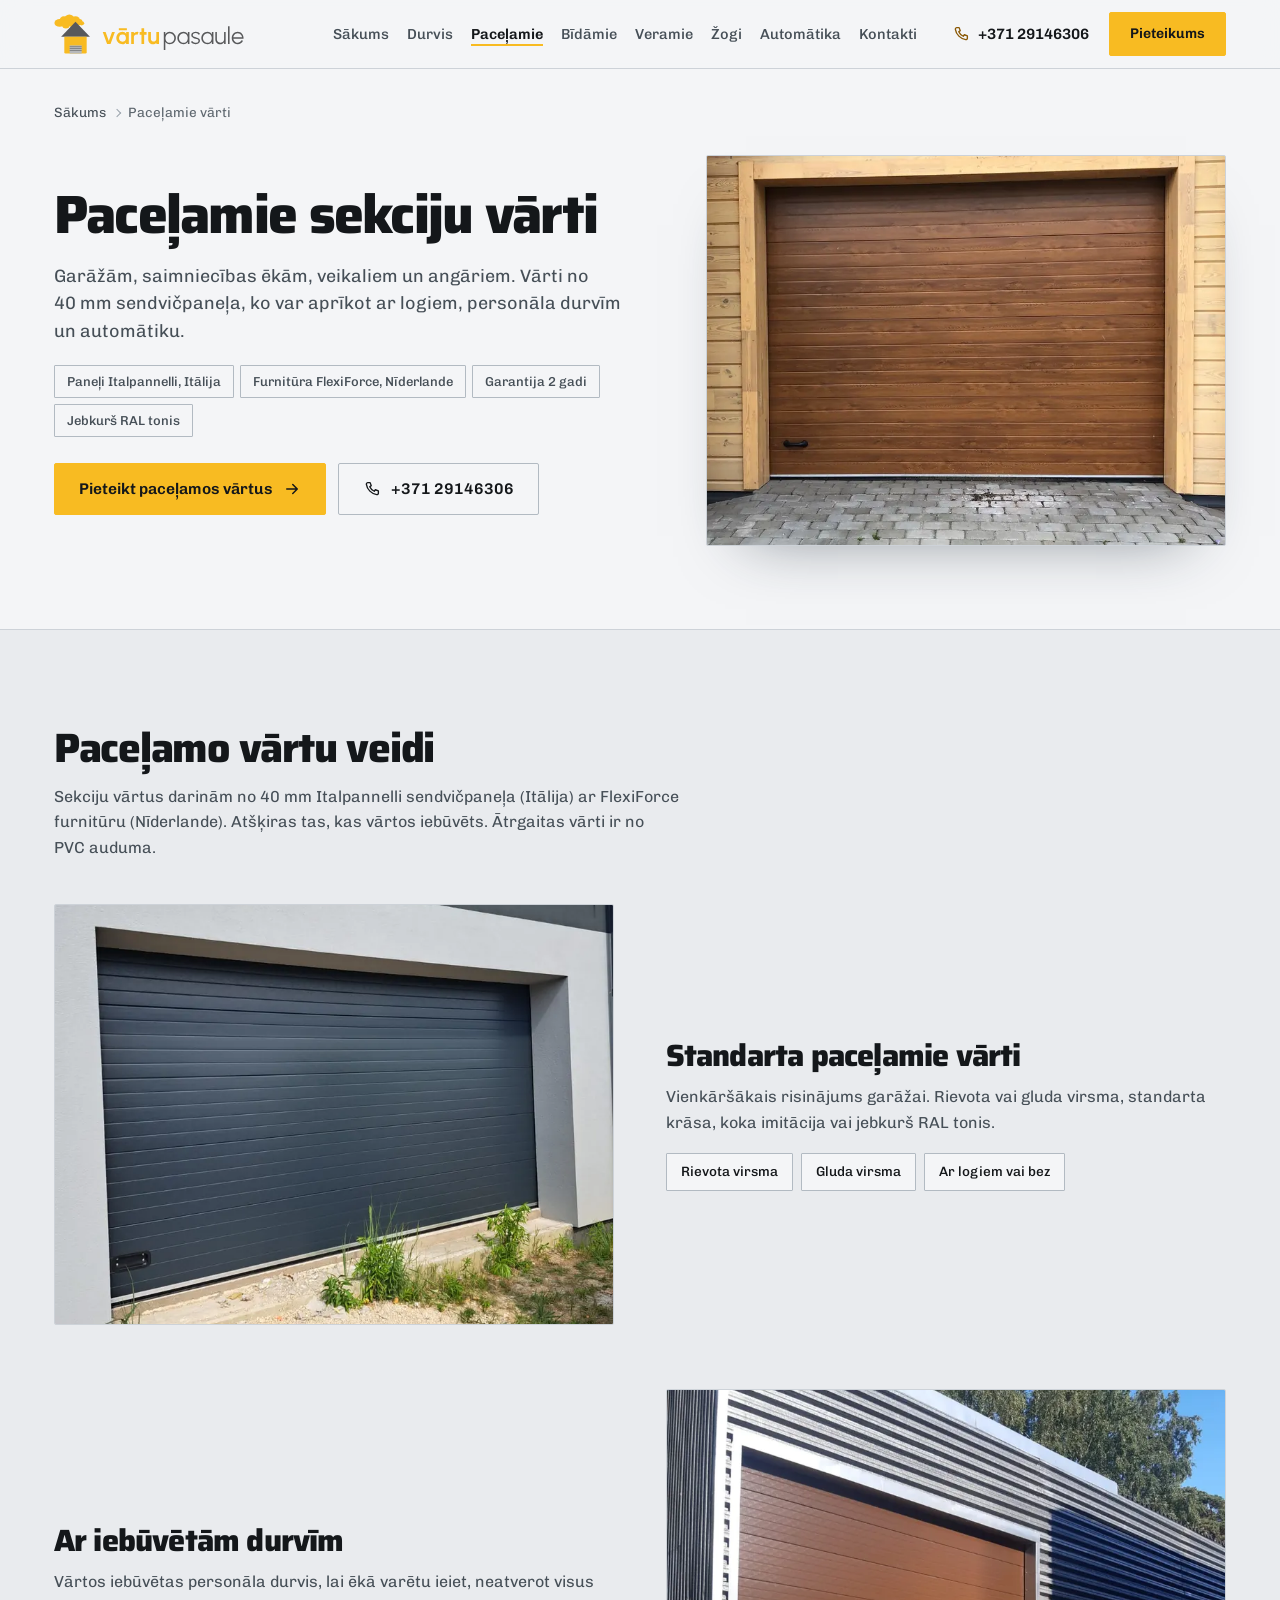
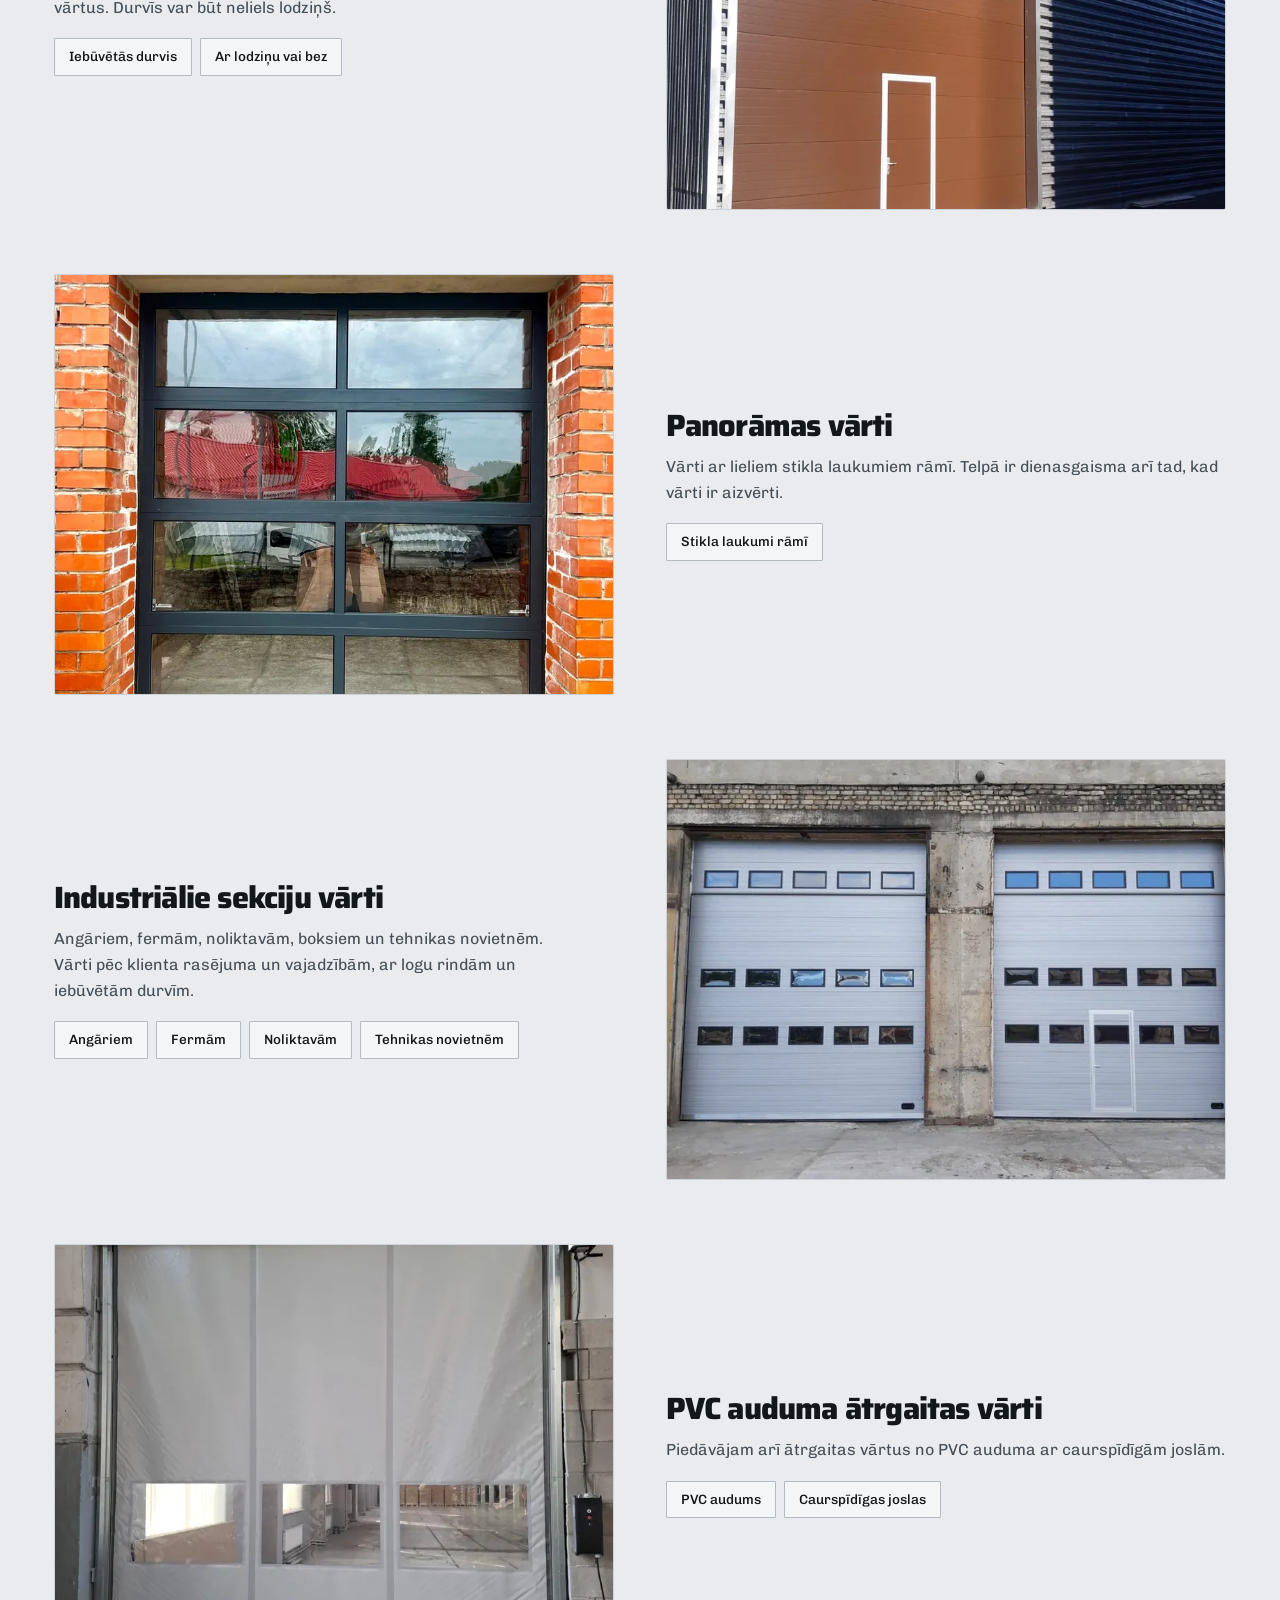
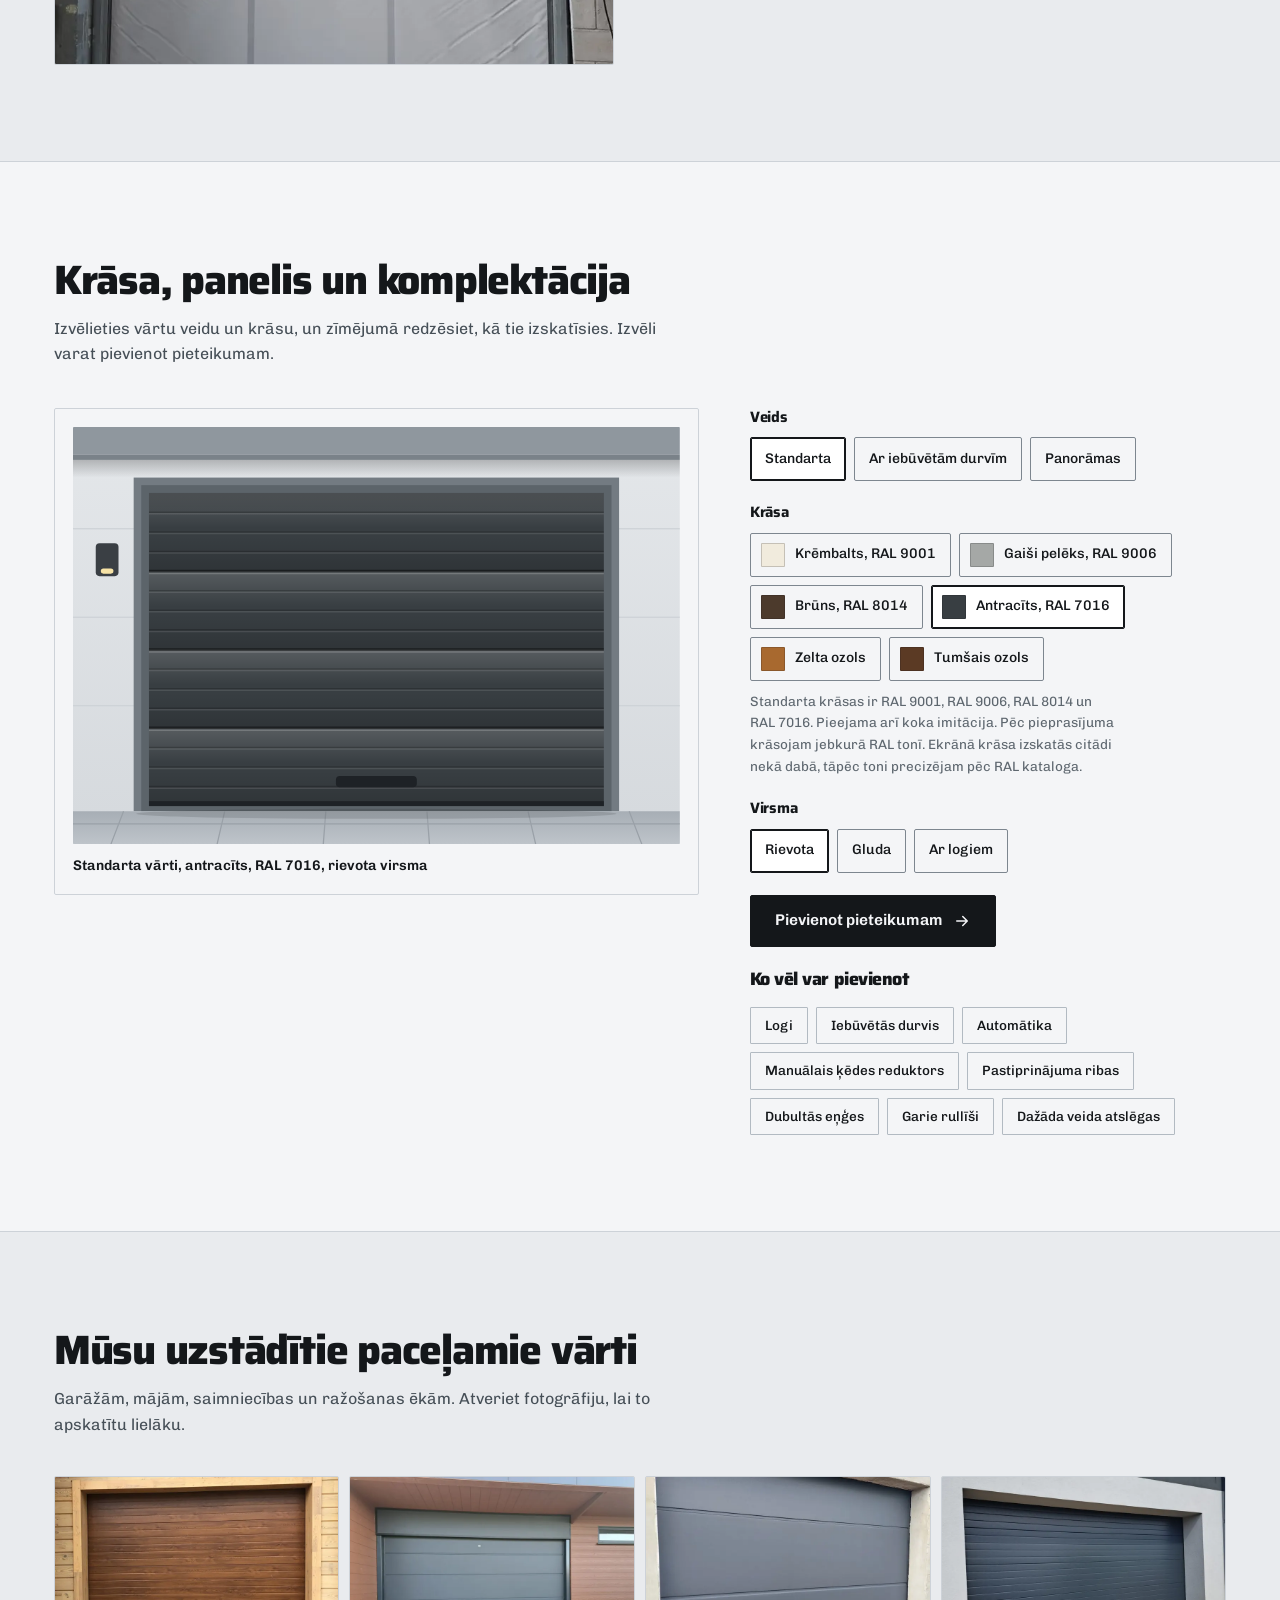
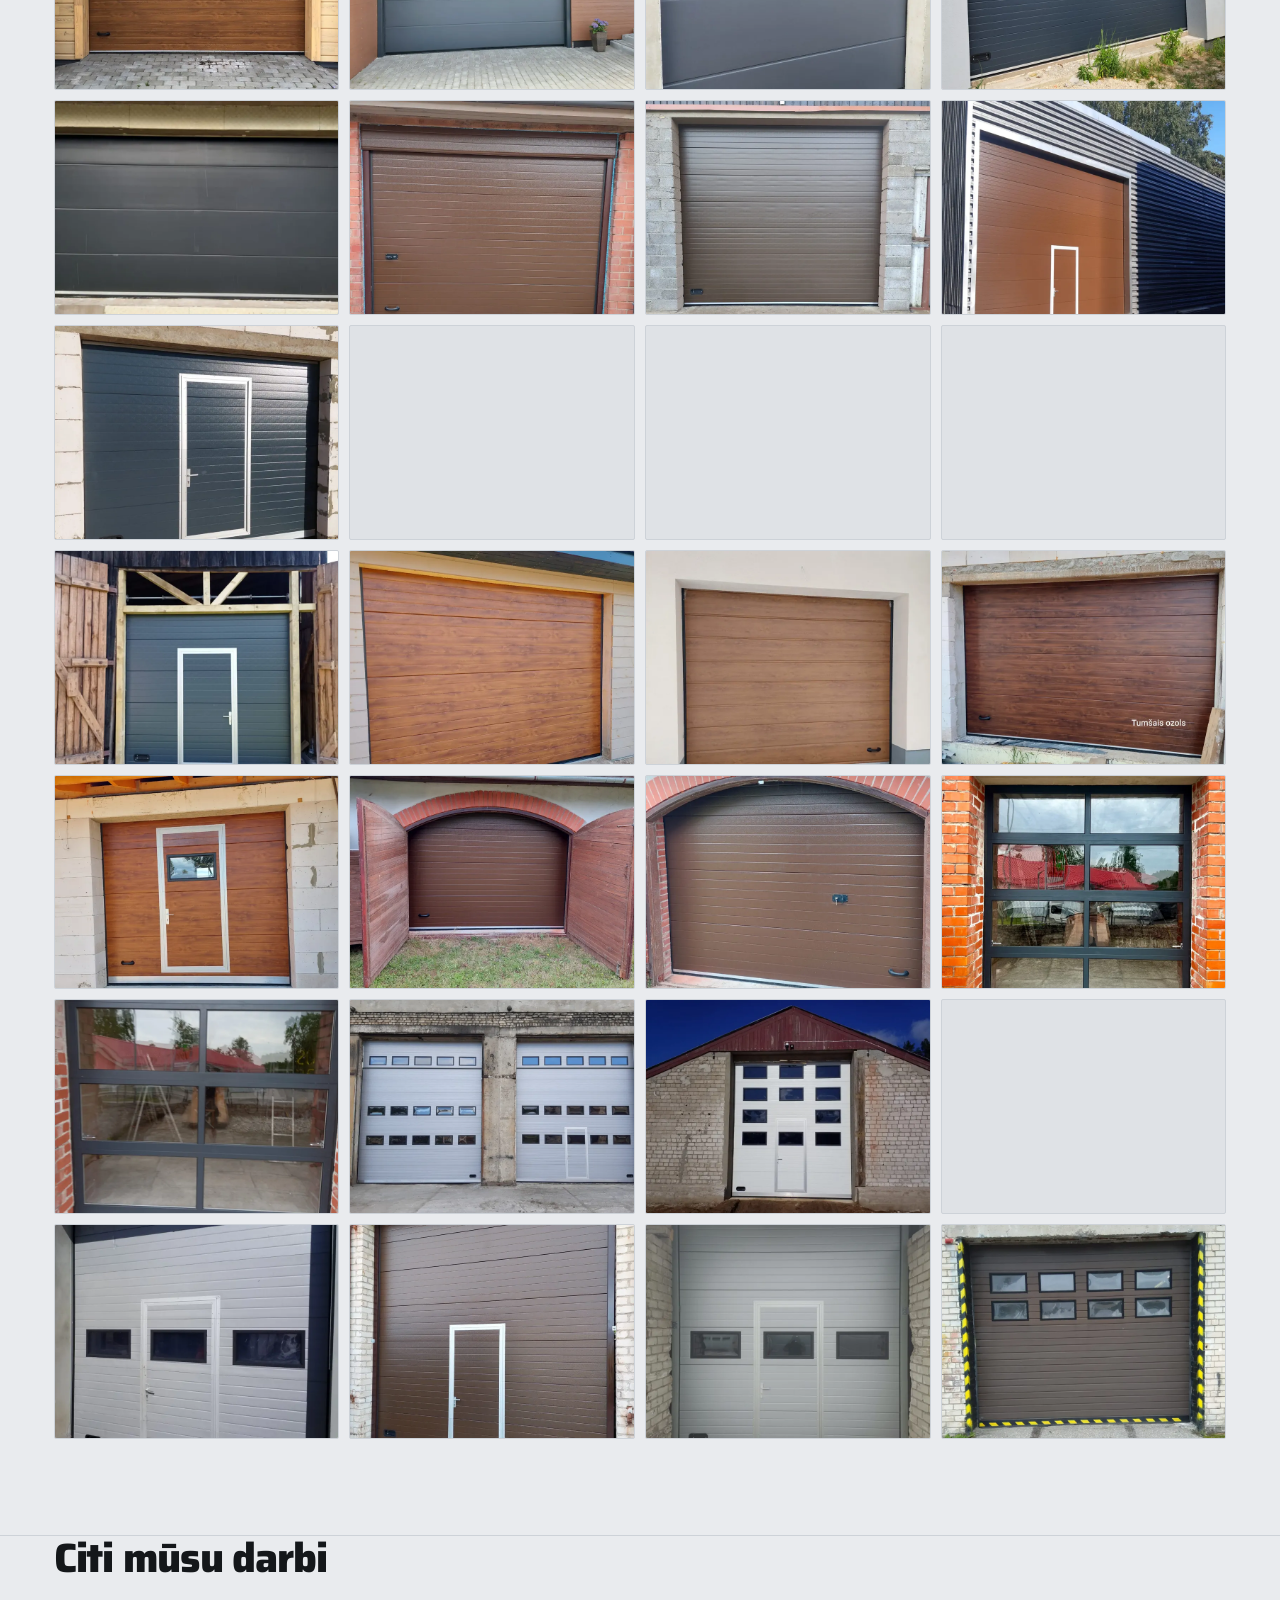
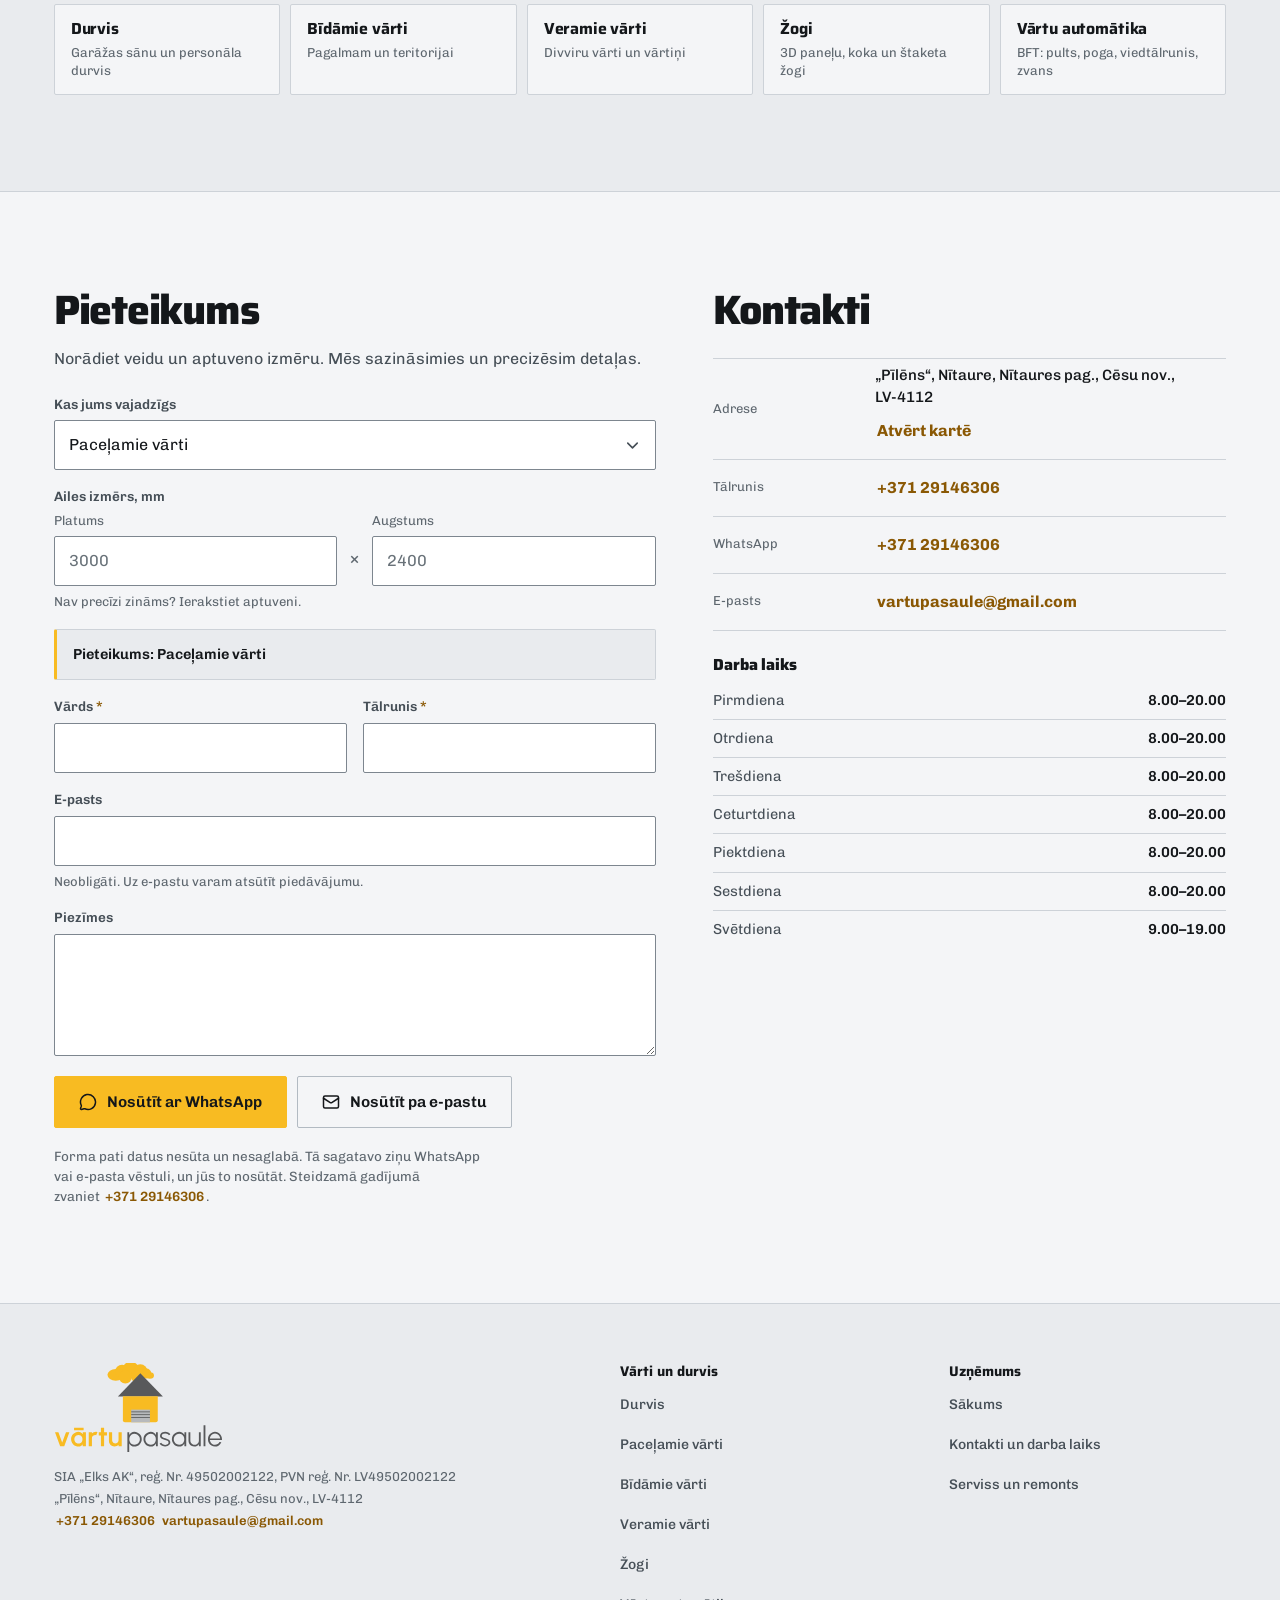
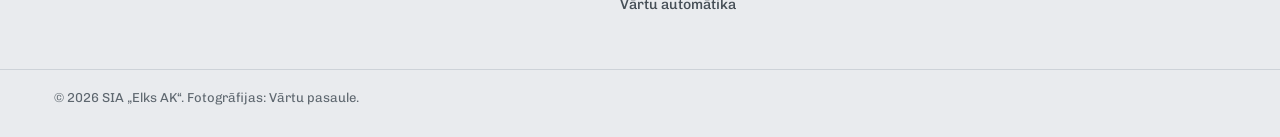
<file: pacelamie-varti/index.html>
<!DOCTYPE html>
<html lang="lv">
<head>
<meta charset="utf-8">
<meta name="viewport" content="width=device-width, initial-scale=1">
<meta name="robots" content="noindex,nofollow">
<title>Paceļamie sekciju vārti garāžai un ražošanas ēkai | Vārtu pasaule</title>
<meta name="description" content="Paceļamie sekciju vārti no 40 mm Italpannelli paneļa ar FlexiForce furnitūru, garantija 2 gadi. Ar durvīm, logiem, koka imitācijā. Strādājam visā Latvijā.">
<link rel="canonical" href="https://vasilyanaptyp-oss.github.io/vartu-pasaule-concept/pacelamie-varti/">
<meta property="og:url" content="https://vasilyanaptyp-oss.github.io/vartu-pasaule-concept/pacelamie-varti/">
<meta name="theme-color" content="#F4F5F7">
<meta property="og:type" content="website">
<meta property="og:locale" content="lv_LV">
<meta property="og:site_name" content="Vārtu pasaule">
<meta property="og:title" content="Paceļamie sekciju vārti garāžai un ražošanas ēkai | Vārtu pasaule">
<meta property="og:description" content="Paceļamie sekciju vārti no 40 mm Italpannelli paneļa ar FlexiForce furnitūru, garantija 2 gadi. Ar durvīm, logiem, koka imitācijā. Strādājam visā Latvijā.">
<meta property="og:image" content="https://vasilyanaptyp-oss.github.io/vartu-pasaule-concept/assets/img/og/pacelamie-zelta-ozols-og.jpg">
<meta property="og:image:width" content="1200">
<meta property="og:image:height" content="630">
<meta property="og:image:alt" content="Zelta ozola toņa paceļamie sekciju garāžas vārti ar rievotu paneli">
<meta name="twitter:card" content="summary_large_image">
<link rel="icon" href="../assets/favicon.svg" type="image/svg+xml">
<link rel="apple-touch-icon" href="../assets/apple-touch-icon.png">
<link rel="preload" href="../assets/fonts/saira-600-800-latin.woff2" as="font" type="font/woff2" crossorigin>
<link rel="preload" href="../assets/fonts/chivo-400-700-latin.woff2" as="font" type="font/woff2" crossorigin>
<link rel="preload" href="../assets/fonts/saira-600-800-latin-ext.woff2" as="font" type="font/woff2" crossorigin>
<link rel="preload" href="../assets/fonts/chivo-400-700-latin-ext.woff2" as="font" type="font/woff2" crossorigin>
<link rel="preload" as="image" imagesrcset="../assets/img/foto/pacelamie-zelta-ozols-800.webp 800w, ../assets/img/foto/pacelamie-zelta-ozols-1200.webp 1200w" imagesizes="(max-width: 900px) 100vw, 520px" fetchpriority="high">
<link rel="stylesheet" href="../assets/css/style.css">
<script>document.documentElement.className+=" js"</script>
</head>
<body>
<a class="skip" href="#saturs">Pāriet uz saturu</a>
<header class="hdr">
  <div class="hdr__in">
    <a class="brand" href="../">
      <img class="brand__logo" src="../assets/logo-h.svg" width="190" height="40" alt="Vārtu pasaule, uz sākumlapu">
      <span class="brand__sub">SIA „Elks AK“<br>kopš 1992</span>
    </a>
    <nav class="nav" aria-label="Galvenā navigācija">
      <a href="../">Sākums</a><a href="../durvis/">Durvis</a><a href="../pacelamie-varti/" aria-current="page">Paceļamie</a><a href="../bidamie-varti/">Bīdāmie</a><a href="../veramie-varti/">Veramie</a><a href="../zogi/">Žogi</a><a href="../automatika/">Automātika</a><a href="../kontakti/">Kontakti</a>
    </nav>
    <div class="hdr__act">
      <a class="tel" href="tel:+37129146306" aria-label="Zvanīt +371 29146306"><svg viewBox="0 0 24 24" fill="none" stroke="currentColor" stroke-width="1.8" stroke-linecap="round" stroke-linejoin="round" aria-hidden="true" focusable="false"><path d="M6.5 3.5h3l1.5 4-2 1.5a12 12 0 0 0 6 6l1.5-2 4 1.5v3a2 2 0 0 1-2.2 2A16.5 16.5 0 0 1 4.5 5.7 2 2 0 0 1 6.5 3.5Z"/></svg><span class="tel__n">+371 29146306</span></a>
      <a class="btn btn--hi hdr__cta" href="#pieteikums">Pieteikums</a>
      <button class="burger" type="button" id="burger" aria-expanded="false" aria-controls="mnav" aria-label="Atvērt izvēlni"><span></span><span></span></button>
    </div>
  </div>
</header>
<div class="mnav" id="mnav" hidden>
  <nav class="mnav__in" aria-label="Izvēlne">
    <a href="../"><b>Sākums</b><i>Vārtu pasaule</i></a>
    <a href="../durvis/"><b>Durvis</b><i>Garāžas sānu un personāla durvis</i></a><a href="../pacelamie-varti/" aria-current="page"><b>Paceļamie vārti</b><i>Garāžām un ražošanas ēkām</i></a><a href="../bidamie-varti/"><b>Bīdāmie vārti</b><i>Pagalmam un teritorijai</i></a><a href="../veramie-varti/"><b>Veramie vārti</b><i>Divviru vārti un vārtiņi</i></a><a href="../zogi/"><b>Žogi</b><i>3D paneļu, koka un štaketa žogi</i></a><a href="../automatika/"><b>Vārtu automātika</b><i>BFT: pults, poga, viedtālrunis, zvans</i></a><a href="../kontakti/"><b>Kontakti</b><i>Nītaure, Cēsu novads</i></a>
    <a class="mnav__tel" href="tel:+37129146306">+371 29146306</a>
  </nav>
</div>
<main id="saturs">
<nav class="crumbs wrap" aria-label="Navigācijas ceļš">
  <ol><li><a href="../">Sākums</a></li><li><span aria-current="page">Paceļamie vārti</span></li></ol>
</nav>
<section class="hero hero--page" aria-labelledby="h1">
  <div class="wrap hero__in">
    <div class="hero__txt">
      <h1 class="hero__h" id="h1">Paceļamie sekciju vārti</h1>
      <p class="hero__p">Garāžām, saimniecības ēkām, veikaliem un angāriem. Vārti no 40&nbsp;mm sendvičpaneļa, ko var aprīkot ar logiem, personāla durvīm un automātiku.</p>
      <ul class="hero__keys" aria-label="Īsumā"><li>Paneļi Italpannelli, Itālija</li><li>Furnitūra FlexiForce, Nīderlande</li><li>Garantija 2 gadi</li><li>Jebkurš RAL tonis</li></ul>
      <div class="hero__cta">
        <a class="btn btn--hi btn--lg" href="#pieteikums" data-veids="pacelamie-varti">Pieteikt paceļamos vārtus<svg viewBox="0 0 24 24" fill="none" stroke="currentColor" stroke-width="2" stroke-linecap="round" stroke-linejoin="round" aria-hidden="true" focusable="false"><path d="M5 12h13M13 6l6 6-6 6"/></svg></a>
        <a class="btn btn--lg btn--tel" href="tel:+37129146306"><svg viewBox="0 0 24 24" fill="none" stroke="currentColor" stroke-width="1.8" stroke-linecap="round" stroke-linejoin="round" aria-hidden="true" focusable="false"><path d="M6.5 3.5h3l1.5 4-2 1.5a12 12 0 0 0 6 6l1.5-2 4 1.5v3a2 2 0 0 1-2.2 2A16.5 16.5 0 0 1 4.5 5.7 2 2 0 0 1 6.5 3.5Z"/></svg>+371 29146306</a>
      </div>
    </div>
    <figure class="hero__fig">
      <img src="../assets/img/foto/pacelamie-zelta-ozols-800.webp" srcset="../assets/img/foto/pacelamie-zelta-ozols-800.webp 800w, ../assets/img/foto/pacelamie-zelta-ozols-1200.webp 1200w" sizes="(max-width: 900px) 100vw, 520px" width="800" height="600" alt="Zelta ozola toņa paceļamie sekciju garāžas vārti ar rievotu paneli" fetchpriority="high" decoding="async">
      <div class="gate gate--lift" aria-hidden="true"><div class="gate__leaf"></div></div>
    </figure>
  </div>
</section>
<section class="sec sec--alt" aria-labelledby="v-h">
  <div class="wrap">
    <h2 class="s-h" id="v-h">Paceļamo vārtu veidi</h2>
    <p class="s-p">Sekciju vārtus darinām no 40&nbsp;mm Italpannelli sendvičpaneļa (Itālija) ar FlexiForce furnitūru (Nīderlande). Atšķiras tas, kas vārtos iebūvēts. Ātrgaitas vārti ir no PVC auduma.</p>
    <div class="vars">
      <article class="var">
      <figure class="var__fig"><img src="../assets/img/foto/pacelamie-moderna-maja-800.webp" srcset="../assets/img/foto/pacelamie-moderna-maja-800.webp 800w, ../assets/img/foto/pacelamie-moderna-maja-1200.webp 1200w, ../assets/img/foto/pacelamie-moderna-maja-1536.webp 1536w" sizes="(max-width: 860px) 100vw, 50vw" width="800" height="661" alt="Antracīta rievoti sekciju garāžas vārti modernas mājas pelēkā fasādē" loading="lazy" decoding="async"></figure>
      <div class="var__txt"><h3 class="var__h">Standarta paceļamie vārti</h3><p class="var__p">Vienkāršākais risinājums garāžai. Rievota vai gluda virsma, standarta krāsa, koka imitācija vai jebkurš RAL tonis.</p><ul class="chips"><li>Rievota virsma</li><li>Gluda virsma</li><li>Ar logiem vai bez</li></ul></div>
    </article>
      <article class="var">
      <figure class="var__fig"><img src="../assets/img/foto/pacelamie-ar-personala-durvim-800.webp" srcset="../assets/img/foto/pacelamie-ar-personala-durvim-800.webp 800w, ../assets/img/foto/pacelamie-ar-personala-durvim-1200.webp 1200w" sizes="(max-width: 860px) 100vw, 50vw" width="800" height="853" alt="Brūni paceļamie sekciju vārti ar personāla durvīm tumšā rievotā fasādē" loading="lazy" decoding="async"></figure>
      <div class="var__txt"><h3 class="var__h">Ar iebūvētām durvīm</h3><p class="var__p">Vārtos iebūvētas personāla durvis, lai ēkā varētu ieiet, neatverot visus vārtus. Durvīs var būt neliels lodziņš.</p><ul class="chips"><li>Iebūvētās durvis</li><li>Ar lodziņu vai bez</li></ul></div>
    </article>
      <article class="var">
      <figure class="var__fig"><img src="../assets/img/foto/panoramas-varti-800.webp" srcset="../assets/img/foto/panoramas-varti-800.webp 800w, ../assets/img/foto/panoramas-varti-1200.webp 1200w" sizes="(max-width: 860px) 100vw, 50vw" width="800" height="1067" alt="Panorāmas sekciju vārti ar antracīta rāmi un lielām stikla sekcijām sarkanā ķieģeļu mūrī" loading="lazy" decoding="async"></figure>
      <div class="var__txt"><h3 class="var__h">Panorāmas vārti</h3><p class="var__p">Vārti ar lieliem stikla laukumiem rāmī. Telpā ir dienasgaisma arī tad, kad vārti ir aizvērti.</p><ul class="chips"><li>Stikla laukumi rāmī</li></ul></div>
    </article>
      <article class="var" id="industrialie">
      <figure class="var__fig"><img src="../assets/img/foto/industrialie-logu-rindas-800.webp" srcset="../assets/img/foto/industrialie-logu-rindas-800.webp 800w, ../assets/img/foto/industrialie-logu-rindas-1200.webp 1200w, ../assets/img/foto/industrialie-logu-rindas-1551.webp 1551w" sizes="(max-width: 860px) 100vw, 50vw" width="800" height="526" alt="Divi gaiši pelēki industriālie sekciju vārti ar trim logu rindām un personāla durvīm" loading="lazy" decoding="async"></figure>
      <div class="var__txt"><h3 class="var__h">Industriālie sekciju vārti</h3><p class="var__p">Angāriem, fermām, noliktavām, boksiem un tehnikas novietnēm. Vārti pēc klienta rasējuma un vajadzībām, ar logu rindām un iebūvētām durvīm.</p><ul class="chips"><li>Angāriem</li><li>Fermām</li><li>Noliktavām</li><li>Tehnikas novietnēm</li></ul></div>
    </article>
      <article class="var" id="atrgaitas">
      <figure class="var__fig"><img src="../assets/img/foto/atrgaitas-varti-800.webp" srcset="../assets/img/foto/atrgaitas-varti-800.webp 800w, ../assets/img/foto/atrgaitas-varti-1200.webp 1200w" sizes="(max-width: 860px) 100vw, 50vw" width="800" height="1067" alt="Gaiši pelēki PVC auduma ātrgaitas vārti ar caurspīdīgām joslām" loading="lazy" decoding="async"></figure>
      <div class="var__txt"><h3 class="var__h">PVC auduma ātrgaitas vārti</h3><p class="var__p">Piedāvājam arī ātrgaitas vārtus no PVC auduma ar caurspīdīgām joslām.</p><ul class="chips"><li>PVC audums</li><li>Caurspīdīgas joslas</li></ul></div>
    </article>
    </div>
  </div>
</section>
<section class="sec" aria-labelledby="pick-h">
  <div class="wrap">
    <h2 class="s-h" id="pick-h">Krāsa, panelis un komplektācija</h2>
    <p class="s-p">Izvēlieties vārtu veidu un krāsu, un zīmējumā redzēsiet, kā tie izskatīsies. Izvēli varat pievienot pieteikumam.</p>
    <div class="pick" id="pick">
      <div class="pick__stage">
        <svg class="pick__svg" viewBox="0 0 480 330" role="img" aria-labelledby="pick-cap" data-kind="parastie" data-surf="rievots" data-win="" data-wood="" style="--door:#383E42">
  <defs>
    <linearGradient id="pk-wall" x1="0" y1="0" x2="0" y2="1"><stop offset="0" stop-color="#E4E7EA"/><stop offset="1" stop-color="#D5D9DD"/></linearGradient>
    <linearGradient id="pk-shade" x1="0" y1="0" x2="0" y2="1"><stop offset="0" stop-color="#FFFFFF" stop-opacity=".16"/><stop offset=".45" stop-color="#FFFFFF" stop-opacity="0"/><stop offset=".55" stop-color="#000000" stop-opacity="0"/><stop offset="1" stop-color="#000000" stop-opacity=".16"/></linearGradient>
    <linearGradient id="pk-eaveshadow" x1="0" y1="0" x2="0" y2="1"><stop offset="0" stop-color="#000000" stop-opacity=".22"/><stop offset="1" stop-color="#000000" stop-opacity="0"/></linearGradient>
    <linearGradient id="pk-dark" x1="0" y1="0" x2="1" y2="1"><stop offset="0" stop-color="#45555F"/><stop offset="1" stop-color="#23303A"/></linearGradient>
    <linearGradient id="pk-glass" x1="0" y1="0" x2="0" y2="1"><stop offset="0" stop-color="#6D7E89"/><stop offset=".45" stop-color="#3C4852"/><stop offset="1" stop-color="#2A333A"/></linearGradient>
    <linearGradient id="pk-sky" x1="0" y1="0" x2="0" y2="1"><stop offset="0" stop-color="#FFFFFF" stop-opacity=".3"/><stop offset=".4" stop-color="#FFFFFF" stop-opacity="0"/></linearGradient>
    <clipPath id="pk-panes"><rect x="70" y="60" width="342" height="170"/></clipPath>
    <linearGradient id="pk-road" x1="0" y1="0" x2="0" y2="1"><stop offset="0" stop-color="#A7AEB5"/><stop offset="1" stop-color="#BEC4CA"/></linearGradient>
    <filter id="grain" x="0" y="0" width="100%" height="100%">
      <feTurbulence type="fractalNoise" baseFrequency="0.002 0.42" numOctaves="4" seed="7"/>
      <feColorMatrix type="matrix" values="0 0 0 0 .14  0 0 0 0 .08  0 0 0 0 .03  0 0 0 -1.6 1.05"/>
      <feComponentTransfer><feFuncA type="table" tableValues="0 0 .1 .55 .15 0"/></feComponentTransfer>
    </filter>
    <clipPath id="doorclip"><rect x="60" y="52" width="360" height="248"/></clipPath>
  </defs>
  <rect width="480" height="330" fill="url(#pk-wall)"/>
  <g fill="#CDD2D7"><rect y="80" width="480" height="1"/><rect y="150" width="480" height="1"/><rect y="220" width="480" height="1"/></g>
  <rect width="480" height="22" fill="#8F979E"/><rect y="22" width="480" height="4" fill="#7A8289"/>
  <rect y="26" width="480" height="14" fill="url(#pk-eaveshadow)"/>
  <rect x="18" y="92" width="18" height="26" rx="3" fill="#3A3F44"/><rect x="22" y="112" width="10" height="4" rx="2" fill="#F7E3A6"/>
  <rect x="48" y="40" width="384" height="264" fill="#737B82"/>
  <rect x="54" y="46" width="372" height="258" fill="#5C646A"/>
  <g clip-path="url(#doorclip)">
    <rect class="pnl" x="60" y="52" width="360" height="248" style="fill:var(--door)"/>
    <rect class="g-wood" x="60" y="52" width="360" height="248" filter="url(#grain)" opacity=".6"/>
    <g class="g-body"><rect x="60" y="52" width="360" height="62" fill="url(#pk-shade)"/><rect x="60" y="114" width="360" height="62" fill="url(#pk-shade)"/><rect x="60" y="176" width="360" height="62" fill="url(#pk-shade)"/><rect x="60" y="238" width="360" height="62" fill="url(#pk-shade)"/></g>
    <g class="g-grooves" fill="none" stroke-width="1.2"><path stroke="#000000" stroke-opacity=".2" d="M60 67.5H420M60 83.0H420M60 98.5H420M60 129.5H420M60 145.0H420M60 160.5H420M60 191.5H420M60 207.0H420M60 222.5H420M60 253.5H420M60 269.0H420M60 284.5H420"/><path stroke="#FFFFFF" stroke-opacity=".1" d="M60 68.7H420M60 84.2H420M60 99.7H420M60 130.7H420M60 146.2H420M60 161.7H420M60 192.7H420M60 208.2H420M60 223.7H420M60 254.7H420M60 270.2H420M60 285.7H420"/></g>
    <g class="g-joints" fill="none"><path stroke="#000000" stroke-opacity=".45" stroke-width="2" d="M60 114H420M60 176H420M60 238H420"/><path stroke="#FFFFFF" stroke-opacity=".18" stroke-width="1" d="M60 116H420M60 178H420M60 240H420"/></g>
    <g class="g-win"><g><rect x="86" y="130" width="62" height="30" rx="4" fill="#EEF1F3"/><rect x="90" y="134" width="54" height="22" rx="2" fill="url(#pk-dark)"/><path d="M96 152l12-14" stroke="#FFFFFF" stroke-width="3" opacity=".35"/></g><g><rect x="170" y="130" width="62" height="30" rx="4" fill="#EEF1F3"/><rect x="174" y="134" width="54" height="22" rx="2" fill="url(#pk-dark)"/><path d="M180 152l12-14" stroke="#FFFFFF" stroke-width="3" opacity=".35"/></g><g><rect x="254" y="130" width="62" height="30" rx="4" fill="#EEF1F3"/><rect x="258" y="134" width="54" height="22" rx="2" fill="url(#pk-dark)"/><path d="M264 152l12-14" stroke="#FFFFFF" stroke-width="3" opacity=".35"/></g><g><rect x="338" y="130" width="62" height="30" rx="4" fill="#EEF1F3"/><rect x="342" y="134" width="54" height="22" rx="2" fill="url(#pk-dark)"/><path d="M348 152l12-14" stroke="#FFFFFF" stroke-width="3" opacity=".35"/></g></g>
    <g class="g-win-d"><g><rect x="84" y="130" width="62" height="30" rx="4" fill="#EEF1F3"/><rect x="88" y="134" width="54" height="22" rx="2" fill="url(#pk-dark)"/><path d="M92 152l12-14" stroke="#FFFFFF" stroke-width="3" opacity=".35"/></g><g><rect x="170" y="130" width="62" height="30" rx="4" fill="#EEF1F3"/><rect x="174" y="134" width="54" height="22" rx="2" fill="url(#pk-dark)"/><path d="M178 152l12-14" stroke="#FFFFFF" stroke-width="3" opacity=".35"/></g><g><rect x="269" y="130" width="54" height="30" rx="4" fill="#EEF1F3"/><rect x="273" y="134" width="46" height="22" rx="2" fill="url(#pk-dark)"/><path d="M277 152l12-14" stroke="#FFFFFF" stroke-width="3" opacity=".35"/></g><g><rect x="348" y="130" width="62" height="30" rx="4" fill="#EEF1F3"/><rect x="352" y="134" width="54" height="22" rx="2" fill="url(#pk-dark)"/><path d="M356 152l12-14" stroke="#FFFFFF" stroke-width="3" opacity=".35"/></g></g>
    <g class="g-pano">
      <rect x="60" y="52" width="360" height="186" style="fill:var(--door)"/>
      <rect x="60" y="52" width="360" height="186" fill="url(#pk-shade)" opacity=".5"/>
      <rect x="70" y="60" width="78" height="50" fill="url(#pk-glass)"/><rect x="158" y="60" width="78" height="50" fill="url(#pk-glass)"/><rect x="246" y="60" width="78" height="50" fill="url(#pk-glass)"/><rect x="334" y="60" width="78" height="50" fill="url(#pk-glass)"/><rect x="70" y="120" width="78" height="50" fill="url(#pk-glass)"/><rect x="158" y="120" width="78" height="50" fill="url(#pk-glass)"/><rect x="246" y="120" width="78" height="50" fill="url(#pk-glass)"/><rect x="334" y="120" width="78" height="50" fill="url(#pk-glass)"/><rect x="70" y="180" width="78" height="50" fill="url(#pk-glass)"/><rect x="158" y="180" width="78" height="50" fill="url(#pk-glass)"/><rect x="246" y="180" width="78" height="50" fill="url(#pk-glass)"/><rect x="334" y="180" width="78" height="50" fill="url(#pk-glass)"/><g clip-path="url(#pk-panes)"><rect x="70" y="60" width="78" height="50" fill="url(#pk-sky)"/><rect x="158" y="60" width="78" height="50" fill="url(#pk-sky)"/><rect x="246" y="60" width="78" height="50" fill="url(#pk-sky)"/><rect x="334" y="60" width="78" height="50" fill="url(#pk-sky)"/><rect x="70" y="120" width="78" height="50" fill="url(#pk-sky)"/><rect x="158" y="120" width="78" height="50" fill="url(#pk-sky)"/><rect x="246" y="120" width="78" height="50" fill="url(#pk-sky)"/><rect x="334" y="120" width="78" height="50" fill="url(#pk-sky)"/><rect x="70" y="180" width="78" height="50" fill="url(#pk-sky)"/><rect x="158" y="180" width="78" height="50" fill="url(#pk-sky)"/><rect x="246" y="180" width="78" height="50" fill="url(#pk-sky)"/><rect x="334" y="180" width="78" height="50" fill="url(#pk-sky)"/><path d="M150 240 300 40M186 240 336 40" stroke="#FFFFFF" stroke-width="10" opacity=".08"/></g>
      <path d="M60 116H420M60 176H420" stroke="#000000" stroke-opacity=".35" stroke-width="2"/>
    </g>
    <g class="g-door">
      <rect x="258" y="104" width="76" height="196" fill="none" stroke="#AEB4BA" stroke-width="5"/>
      <rect x="260.5" y="106.5" width="71" height="193.5" fill="none" stroke="#000000" stroke-opacity=".35" stroke-width="1"/>
      <rect x="255.5" y="101.5" width="81" height="198.5" fill="none" stroke="#FFFFFF" stroke-opacity=".22" stroke-width="1"/>
      <rect x="317" y="192" width="8" height="40" rx="3" fill="#9AA1A8" stroke="#1E2226" stroke-opacity=".4" stroke-width="1"/>
      <rect x="306" y="205" width="19" height="5" rx="2.5" fill="#2A2E32"/>
      <circle cx="321" cy="222" r="2" fill="#2A2E32"/>
      <rect x="260" y="172" width="4" height="16" rx="1" fill="#8A9097"/><rect x="260" y="262" width="4" height="16" rx="1" fill="#8A9097"/>
    </g>
    <rect x="60" y="52" width="360" height="18" fill="url(#pk-eaveshadow)" opacity=".7"/>
    <rect class="g-handle" x="208" y="276" width="64" height="9" rx="3" fill="#1E2226"/>
    <rect x="60" y="296" width="360" height="4" fill="#1E2226"/>
  </g>
  <path fill="url(#pk-road)" d="M0 304H480V330H0Z"/>
  <path fill="none" stroke="#9AA1A8" stroke-width="1" d="M0 314H480M40 304 30 330M120 304 114 330M200 304 198 330M280 304 282 330M360 304 366 330M440 304 450 330"/>
  <ellipse cx="240" cy="306" rx="190" ry="4" fill="#000000" opacity=".12"/>
</svg>
        <p class="pick__cap" id="pick-cap">Standarta vārti, antracīts, RAL&nbsp;7016, rievota virsma</p>
      </div>
      <div class="pick__ctl">
        <fieldset><legend>Veids</legend><div class="opts"><div class="opt opt--txt"><input type="radio" name="p-veids" id="pv-parastie" value="parastie" data-label="standarta vārti" checked><label for="pv-parastie">Standarta</label></div><div class="opt opt--txt"><input type="radio" name="p-veids" id="pv-durvis" value="durvis" data-label="vārti ar iebūvētām durvīm"><label for="pv-durvis">Ar iebūvētām durvīm</label></div><div class="opt opt--txt"><input type="radio" name="p-veids" id="pv-panorama" value="panorama" data-label="panorāmas vārti"><label for="pv-panorama">Panorāmas</label></div></div></fieldset>
        <fieldset><legend>Krāsa</legend><div class="opts"><div class="opt"><input type="radio" name="p-krasa" id="pk-9001" value="9001" data-fill="#F1EBDD" data-label="krēmbalts, RAL&nbsp;9001"><label for="pk-9001"><span class="sw" style="--c:#F1EBDD"></span>Krēmbalts, RAL&nbsp;9001</label></div><div class="opt"><input type="radio" name="p-krasa" id="pk-9006" value="9006" data-fill="#A5A8A6" data-label="gaiši pelēks, RAL&nbsp;9006"><label for="pk-9006"><span class="sw" style="--c:#A5A8A6"></span>Gaiši pelēks, RAL&nbsp;9006</label></div><div class="opt"><input type="radio" name="p-krasa" id="pk-8014" value="8014" data-fill="#4C3A2C" data-label="brūns, RAL&nbsp;8014"><label for="pk-8014"><span class="sw" style="--c:#4C3A2C"></span>Brūns, RAL&nbsp;8014</label></div><div class="opt"><input type="radio" name="p-krasa" id="pk-7016" value="7016" data-fill="#383E42" data-label="antracīts, RAL&nbsp;7016" checked><label for="pk-7016"><span class="sw" style="--c:#383E42"></span>Antracīts, RAL&nbsp;7016</label></div><div class="opt"><input type="radio" name="p-krasa" id="pk-zelta-ozols" value="zelta-ozols" data-fill="#A8692F" data-label="zelta ozols" data-wood="1"><label for="pk-zelta-ozols"><span class="sw" style="--c:#A8692F"></span>Zelta ozols</label></div><div class="opt"><input type="radio" name="p-krasa" id="pk-tumsais-ozols" value="tumsais-ozols" data-fill="#5B3A24" data-label="tumšais ozols" data-wood="1"><label for="pk-tumsais-ozols"><span class="sw" style="--c:#5B3A24"></span>Tumšais ozols</label></div></div>
          <p class="pick__note" style="margin-top:10px">Standarta krāsas ir RAL&nbsp;9001, RAL&nbsp;9006, RAL&nbsp;8014 un RAL&nbsp;7016. Pieejama arī koka imitācija. Pēc pieprasījuma krāsojam jebkurā RAL tonī. Ekrānā krāsa izskatās citādi nekā dabā, tāpēc toni precizējam pēc RAL kataloga.</p></fieldset>
        <fieldset><legend>Virsma</legend><div class="opts">
          <div class="opt opt--txt"><input type="radio" name="p-virsma" id="ps-r" value="rievots" data-label="rievota virsma" checked><label for="ps-r">Rievota</label></div>
          <div class="opt opt--txt"><input type="radio" name="p-virsma" id="ps-g" value="gluds" data-label="gluda virsma"><label for="ps-g">Gluda</label></div>
          <div class="opt opt--txt"><input type="checkbox" id="p-logi" value="logi"><label for="p-logi">Ar logiem</label></div>
        </div></fieldset>
        <p class="pick__note" id="pick-pano" role="status" hidden>Panorāmas vārtiem virsmu, logus un koka imitāciju neizvēlas: rāmis ir RAL tonī.</p>
        <p><button class="btn btn--dk btn--lg" type="button" id="pick-add">Pievienot pieteikumam<svg viewBox="0 0 24 24" fill="none" stroke="currentColor" stroke-width="2" stroke-linecap="round" stroke-linejoin="round" aria-hidden="true" focusable="false"><path d="M5 12h13M13 6l6 6-6 6"/></svg></button></p>
        <div>
          <h3 class="var__h" style="font-size:18px;margin-bottom:0">Ko vēl var pievienot</h3>
          <ul class="chips"><li>Logi</li><li>Iebūvētās durvis</li><li>Automātika</li><li>Manuālais ķēdes reduktors</li><li>Pastiprinājuma ribas</li><li>Dubultās eņģes</li><li>Garie rullīši</li><li>Dažāda veida atslēgas</li></ul>
        </div>
      </div>
    </div>
  </div>
</section>
<section class="sec sec--alt" aria-labelledby="gal-h">
  <div class="wrap">
    <h2 class="s-h" id="gal-h">Mūsu uzstādītie paceļamie vārti</h2>
    <p class="s-p">Garāžām, mājām, saimniecības un ražošanas ēkām. Atveriet fotogrāfiju, lai to apskatītu lielāku.</p>
    <ul class="gal__grid" data-gal="pacelamie">
<li><a class="gal__a" href="../assets/img/foto/pacelamie-zelta-ozols-1200.webp" data-cap="Zelta ozola toņa paceļamie sekciju garāžas vārti ar rievotu paneli"><img src="../assets/img/foto/pacelamie-zelta-ozols-thumb.webp" width="800" height="600" alt="Zelta ozola toņa paceļamie sekciju garāžas vārti ar rievotu paneli" loading="lazy" decoding="async"></a></li>
<li><a class="gal__a" href="../assets/img/foto/pacelamie-antracits-gludi-1600.webp" data-cap="Antracīta sekciju garāžas vārti ar gludiem paneļiem, brūna fasāde un bruģēta iebrauktuve"><img src="../assets/img/foto/pacelamie-antracits-gludi-thumb.webp" width="800" height="600" alt="Antracīta sekciju garāžas vārti ar gludiem paneļiem, brūna fasāde un bruģēta iebrauktuve" loading="lazy" decoding="async"></a></li>
<li><a class="gal__a" href="../assets/img/foto/pacelamie-gludi-plati-1536.webp" data-cap="Antracīta sekciju garāžas vārti ar gludiem platiem paneļiem betona ailē"><img src="../assets/img/foto/pacelamie-gludi-plati-thumb.webp" width="800" height="600" alt="Antracīta sekciju garāžas vārti ar gludiem platiem paneļiem betona ailē" loading="lazy" decoding="async"></a></li>
<li><a class="gal__a" href="../assets/img/foto/pacelamie-moderna-maja-1536.webp" data-cap="Antracīta rievoti sekciju garāžas vārti modernas mājas pelēkā fasādē"><img src="../assets/img/foto/pacelamie-moderna-maja-thumb.webp" width="800" height="600" alt="Antracīta rievoti sekciju garāžas vārti modernas mājas pelēkā fasādē" loading="lazy" decoding="async"></a></li>
<li><a class="gal__a" href="../assets/img/foto/pacelamie-plati-antracits-1567.webp" data-cap="Plati antracīta pelēki paceļamie sekciju garāžas vārti ar gludu paneli"><img src="../assets/img/foto/pacelamie-plati-antracits-thumb.webp" width="800" height="600" alt="Plati antracīta pelēki paceļamie sekciju garāžas vārti ar gludu paneli" loading="lazy" decoding="async"></a></li>
<li><a class="gal__a" href="../assets/img/foto/pacelamie-bruni-kiegelu-1200.webp" data-cap="Brūni rievoti paceļamie sekciju garāžas vārti ar slēdzeni sarkanu ķieģeļu ailē"><img src="../assets/img/foto/pacelamie-bruni-kiegelu-thumb.webp" width="800" height="600" alt="Brūni rievoti paceļamie sekciju garāžas vārti ar slēdzeni sarkanu ķieģeļu ailē" loading="lazy" decoding="async"></a></li>
<li><a class="gal__a" href="../assets/img/foto/pacelamie-bruni-1530.webp" data-cap="Brūni sekciju garāžas vārti ar horizontāli rievotu paneli pelēkā bloku sienā"><img src="../assets/img/foto/pacelamie-bruni-thumb.webp" width="800" height="600" alt="Brūni sekciju garāžas vārti ar horizontāli rievotu paneli pelēkā bloku sienā" loading="lazy" decoding="async"></a></li>
<li><a class="gal__a" href="../assets/img/foto/pacelamie-ar-personala-durvim-1200.webp" data-cap="Brūni paceļamie sekciju vārti ar personāla durvīm tumšā rievotā fasādē"><img src="../assets/img/foto/pacelamie-ar-personala-durvim-thumb.webp" width="800" height="600" alt="Brūni paceļamie sekciju vārti ar personāla durvīm tumšā rievotā fasādē" loading="lazy" decoding="async"></a></li>
<li><a class="gal__a" href="../assets/img/foto/pacelamie-personala-durvis-bloku-1200.webp" data-cap="Antracīta rievoti sekciju vārti ar iebūvētām personāla durvīm gaišu bloku sienā"><img src="../assets/img/foto/pacelamie-personala-durvis-bloku-thumb.webp" width="800" height="600" alt="Antracīta rievoti sekciju vārti ar iebūvētām personāla durvīm gaišu bloku sienā" loading="lazy" decoding="async"></a></li>
<li><a class="gal__a" href="../assets/img/foto/pacelamie-personala-durvis-nojume-899.webp" data-cap="Antracīta rievoti sekciju vārti ar iebūvētām personāla durvīm zem nojumes"><img src="../assets/img/foto/pacelamie-personala-durvis-nojume-thumb.webp" width="800" height="600" alt="Antracīta rievoti sekciju vārti ar iebūvētām personāla durvīm zem nojumes" loading="lazy" decoding="async"></a></li>
<li><a class="gal__a" href="../assets/img/foto/pacelamie-personala-durvis-lodzins-1200.webp" data-cap="Antracīta pelēki rievoti paceļamie sekciju vārti ar personāla durvīm un lodziņu"><img src="../assets/img/foto/pacelamie-personala-durvis-lodzins-thumb.webp" width="800" height="600" alt="Antracīta pelēki rievoti paceļamie sekciju vārti ar personāla durvīm un lodziņu" loading="lazy" decoding="async"></a></li>
<li><a class="gal__a" href="../assets/img/foto/pacelamie-antracits-durvis-899.webp" data-cap="Antracīta rievoti sekciju vārti ar personāla durvīm baltu ķieģeļu ēkā"><img src="../assets/img/foto/pacelamie-antracits-durvis-thumb.webp" width="800" height="600" alt="Antracīta rievoti sekciju vārti ar personāla durvīm baltu ķieģeļu ēkā" loading="lazy" decoding="async"></a></li>
<li><a class="gal__a" href="../assets/img/foto/pacelamie-skunis-1196.webp" data-cap="Antracīta krāsas sekciju vārti ar iebūvētām personāla durvīm lauku šķūņa ailē"><img src="../assets/img/foto/pacelamie-skunis-thumb.webp" width="800" height="600" alt="Antracīta krāsas sekciju vārti ar iebūvētām personāla durvīm lauku šķūņa ailē" loading="lazy" decoding="async"></a></li>
<li><a class="gal__a" href="../assets/img/foto/pacelamie-zelta-ozols-2-1200.webp" data-cap="Rievoti sekciju garāžas vārti ar zelta ozola imitāciju un melnu rokturi"><img src="../assets/img/foto/pacelamie-zelta-ozols-2-thumb.webp" width="800" height="600" alt="Rievoti sekciju garāžas vārti ar zelta ozola imitāciju un melnu rokturi" loading="lazy" decoding="async"></a></li>
<li><a class="gal__a" href="../assets/img/foto/pacelamie-zelta-ozols-3-1536.webp" data-cap="Sekciju garāžas vārti ar zelta ozola imitāciju un melnu rokturi gaišā fasādē"><img src="../assets/img/foto/pacelamie-zelta-ozols-3-thumb.webp" width="800" height="600" alt="Sekciju garāžas vārti ar zelta ozola imitāciju un melnu rokturi gaišā fasādē" loading="lazy" decoding="async"></a></li>
<li><a class="gal__a" href="../assets/img/foto/pacelamie-tumsais-ozols-1536.webp" data-cap="Sekciju garāžas vārti ar tumšā ozola imitāciju, rievotu paneli un rokturi"><img src="../assets/img/foto/pacelamie-tumsais-ozols-thumb.webp" width="800" height="600" alt="Sekciju garāžas vārti ar tumšā ozola imitāciju, rievotu paneli un rokturi" loading="lazy" decoding="async"></a></li>
<li><a class="gal__a" href="../assets/img/foto/pacelamie-ozols-ar-durvim-1200.webp" data-cap="Garāžas sekciju vārti ar zelta ozola imitāciju un personāla durvīm ar lodziņu"><img src="../assets/img/foto/pacelamie-ozols-ar-durvim-thumb.webp" width="800" height="600" alt="Garāžas sekciju vārti ar zelta ozola imitāciju un personāla durvīm ar lodziņu" loading="lazy" decoding="async"></a></li>
<li><a class="gal__a" href="../assets/img/foto/pacelamie-arka-1200.webp" data-cap="Brūni paceļamie sekciju vārti arkveida ailē starp atvērtām vecajām vērtnēm"><img src="../assets/img/foto/pacelamie-arka-thumb.webp" width="800" height="600" alt="Brūni paceļamie sekciju vārti arkveida ailē starp atvērtām vecajām vērtnēm" loading="lazy" decoding="async"></a></li>
<li><a class="gal__a" href="../assets/img/foto/pacelamie-arka-2-1008.webp" data-cap="Brūni rievoti paceļamie sekciju vārti ar slēdzeni arkveida ķieģeļu ailē"><img src="../assets/img/foto/pacelamie-arka-2-thumb.webp" width="800" height="600" alt="Brūni rievoti paceļamie sekciju vārti ar slēdzeni arkveida ķieģeļu ailē" loading="lazy" decoding="async"></a></li>
<li><a class="gal__a" href="../assets/img/foto/panoramas-varti-1200.webp" data-cap="Panorāmas sekciju vārti ar antracīta rāmi un lielām stikla sekcijām sarkanā ķieģeļu mūrī"><img src="../assets/img/foto/panoramas-varti-thumb.webp" width="800" height="600" alt="Panorāmas sekciju vārti ar antracīta rāmi un lielām stikla sekcijām sarkanā ķieģeļu mūrī" loading="lazy" decoding="async"></a></li>
<li><a class="gal__a" href="../assets/img/foto/panoramas-varti-2-1200.webp" data-cap="Panorāmas sekciju vārti ar astoņiem stikla laukumiem un tumši pelēku rāmi"><img src="../assets/img/foto/panoramas-varti-2-thumb.webp" width="800" height="600" alt="Panorāmas sekciju vārti ar astoņiem stikla laukumiem un tumši pelēku rāmi" loading="lazy" decoding="async"></a></li>
<li><a class="gal__a" href="../assets/img/foto/industrialie-logu-rindas-1551.webp" data-cap="Divi gaiši pelēki industriālie sekciju vārti ar trim logu rindām un personāla durvīm"><img src="../assets/img/foto/industrialie-logu-rindas-thumb.webp" width="800" height="600" alt="Divi gaiši pelēki industriālie sekciju vārti ar trim logu rindām un personāla durvīm" loading="lazy" decoding="async"></a></li>
<li><a class="gal__a" href="../assets/img/foto/industrialie-balti-1600.webp" data-cap="Balti industriālie sekciju vārti ar personāla durvīm un logiem ķieģeļu ēkā"><img src="../assets/img/foto/industrialie-balti-thumb.webp" width="800" height="600" alt="Balti industriālie sekciju vārti ar personāla durvīm un logiem ķieģeļu ēkā" loading="lazy" decoding="async"></a></li>
<li><a class="gal__a" href="../assets/img/foto/industrialie-rinda-1552.webp" data-cap="Seši brūni rievoti paceļamie sekciju vārti rindā starp tumšiem stabiem"><img src="../assets/img/foto/industrialie-rinda-thumb.webp" width="800" height="600" alt="Seši brūni rievoti paceļamie sekciju vārti rindā starp tumšiem stabiem" loading="lazy" decoding="async"></a></li>
<li><a class="gal__a" href="../assets/img/foto/industrialie-ar-durvim-1072.webp" data-cap="Gaiši pelēki paceļamie sekciju vārti ar personāla durvīm un trim logiem"><img src="../assets/img/foto/industrialie-ar-durvim-thumb.webp" width="800" height="600" alt="Gaiši pelēki paceļamie sekciju vārti ar personāla durvīm un trim logiem" loading="lazy" decoding="async"></a></li>
<li><a class="gal__a" href="../assets/img/foto/industrialie-bruni-1044.webp" data-cap="Brūni rievoti paceļamie sekciju vārti ar iebūvētām personāla durvīm ķieģeļu ēkā"><img src="../assets/img/foto/industrialie-bruni-thumb.webp" width="800" height="600" alt="Brūni rievoti paceļamie sekciju vārti ar iebūvētām personāla durvīm ķieģeļu ēkā" loading="lazy" decoding="async"></a></li>
<li><a class="gal__a" href="../assets/img/foto/industrialie-sudrabpeleki-1200.webp" data-cap="Sudrabpelēki sekciju vārti ar personāla durvīm un trim logiem"><img src="../assets/img/foto/industrialie-sudrabpeleki-thumb.webp" width="800" height="600" alt="Sudrabpelēki sekciju vārti ar personāla durvīm un trim logiem" loading="lazy" decoding="async"></a></li>
<li><a class="gal__a" href="../assets/img/foto/industrialie-astoni-logi-1200.webp" data-cap="Tumši brūni paceļamie sekciju vārti ar astoņiem logiem un dzeltenmelnu marķējumu"><img src="../assets/img/foto/industrialie-astoni-logi-thumb.webp" width="800" height="600" alt="Tumši brūni paceļamie sekciju vārti ar astoņiem logiem un dzeltenmelnu marķējumu" loading="lazy" decoding="async"></a></li>
</ul>
  </div>
</section>
<section class="sec sec--alt" aria-labelledby="more-h">
  <div class="wrap">
    <h2 class="s-h" id="more-h">Citi mūsu darbi</h2>
    <nav class="more" aria-label="Citi veidi"><a href="../durvis/"><b>Durvis</b><span>Garāžas sānu un personāla durvis</span></a><a href="../bidamie-varti/"><b>Bīdāmie vārti</b><span>Pagalmam un teritorijai</span></a><a href="../veramie-varti/"><b>Veramie vārti</b><span>Divviru vārti un vārtiņi</span></a><a href="../zogi/"><b>Žogi</b><span>3D paneļu, koka un štaketa žogi</span></a><a href="../automatika/"><b>Vārtu automātika</b><span>BFT: pults, poga, viedtālrunis, zvans</span></a></nav>
  </div>
</section>
<section class="sec ask" id="pieteikums" aria-labelledby="ask-h">
  <div class="wrap ask__in">
    <div class="ask__form">
      <h2 class="s-h" id="ask-h">Pieteikums</h2>
      <p class="s-p">Norādiet veidu un aptuveno izmēru. Mēs sazināsimies un precizēsim detaļas.</p>
      <p class="sr-only" id="frm-status" aria-live="polite" aria-atomic="true"></p>
      <form class="frm" id="frm" novalidate>
        
        <input type="hidden" id="f-izvele" name="izvele" value="">
        <div class="fld">
          <label for="f-veids">Kas jums vajadzīgs</label>
          <select id="f-veids" name="veids"><option value="" data-slug="">Izvēlieties veidu</option><option data-slug="durvis">Durvis</option><option data-slug="pacelamie-varti" selected>Paceļamie vārti</option><option data-slug="industrialie-varti">Industriālie vārti</option><option data-slug="bidamie-varti">Bīdāmie vārti</option><option data-slug="veramie-varti">Veramie vārti</option><option data-slug="zogi">Žogi</option><option data-slug="automatika">Automātika</option><option data-slug="serviss">Serviss, apkope vai remonts</option><option data-slug="nezinu">Vēl nezinu</option></select>
        </div>
        <fieldset class="fld">
          <legend id="l-size">Ailes izmērs, mm</legend>
          <div class="size">
            <div class="size__f"><label for="f-w" id="l-w">Platums</label><input id="f-w" name="platums" type="text" inputmode="decimal" autocomplete="off" placeholder="3000"></div>
            <span class="size__x" aria-hidden="true">&times;</span>
            <div class="size__f"><label for="f-h" id="l-h">Augstums</label><input id="f-h" name="augstums" type="text" inputmode="decimal" autocomplete="off" placeholder="2400"></div>
          </div>
          <p class="hint">Nav precīzi zināms? Ierakstiet aptuveni.</p>
        </fieldset>
        <p class="summary" id="summary">Pieteikums: veids nav izvēlēts</p>
        <div class="frm__row">
          <div class="fld">
            <label for="f-name">Vārds <span aria-hidden="true">*</span></label>
            <input id="f-name" name="vards" type="text" autocomplete="name" required aria-describedby="e-name">
            <p class="err" id="e-name" hidden>Ierakstiet savu vārdu.</p>
          </div>
          <div class="fld">
            <label for="f-tel">Tālrunis <span aria-hidden="true">*</span></label>
            <input id="f-tel" name="talrunis" type="tel" inputmode="tel" autocomplete="tel" required aria-describedby="e-tel">
            <p class="err" id="e-tel" hidden>Ierakstiet tālruņa numuru, uz kuru varam atzvanīt (vismaz 8 cipari).</p>
          </div>
        </div>
        <div class="fld">
          <label for="f-mail">E-pasts</label>
          <input id="f-mail" name="epasts" type="email" inputmode="email" autocomplete="email" spellcheck="false" aria-describedby="h-mail e-mail">
          <p class="hint" id="h-mail">Neobligāti. Uz e-pastu varam atsūtīt piedāvājumu.</p>
          <p class="err" id="e-mail" hidden>E-pasta adresē ir kļūda. Pārbaudiet to.</p>
        </div>
        <div class="fld">
          <label for="f-msg">Piezīmes</label>
          <textarea id="f-msg" name="piezimes" rows="4" autocomplete="off"></textarea>
        </div>
        <div class="frm__end">
          <button class="btn btn--hi btn--lg" type="submit" name="via" value="wa"><svg viewBox="0 0 24 24" fill="none" stroke="currentColor" stroke-width="2" stroke-linecap="round" stroke-linejoin="round" aria-hidden="true" focusable="false"><path d="M2.992 16.342a2 2 0 0 1 .094 1.167l-1.065 3.29a1 1 0 0 0 1.236 1.168l3.413-.998a2 2 0 0 1 1.099.092 10 10 0 1 0-4.777-4.719"/></svg>Nosūtīt ar WhatsApp</button>
          <button class="btn btn--lg" type="submit" name="via" value="mail"><svg viewBox="0 0 24 24" fill="none" stroke="currentColor" stroke-width="2" stroke-linecap="round" stroke-linejoin="round" aria-hidden="true" focusable="false"><path d="m22 7-8.991 5.727a2 2 0 0 1-2.009 0L2 7"/><rect width="20" height="16" x="2" y="4" rx="2"/></svg>Nosūtīt pa e-pastu</button>
        </div>
        <p class="err" id="e-send" hidden></p>
        <p class="frm__note">Forma pati datus nesūta un nesaglabā. Tā sagatavo ziņu WhatsApp vai e-pasta vēstuli, un jūs to nosūtāt. Steidzamā gadījumā zvaniet <a class="lnk" href="tel:+37129146306">+371&nbsp;29146306</a>.</p>
      </form>
      <div class="done" id="done" hidden role="status">
        <p class="done__t" id="done-t">Ziņa sagatavota</p>
        <p class="done__p" id="done-p"></p>
        <p class="done__links">
          <a class="lnk" href="tel:+37129146306">+371 29146306</a>
          <a class="lnk" data-m="bW9jLmxpYW1nQGVsdWFzYXB1dHJhdg==">vartupasaule[at]gmail.com</a>
        </p>
        <button class="btn btn--sm" type="button" id="again">Labot pieteikumu</button>
      </div>
    </div>
    <aside class="ask__c" id="kontakti" aria-labelledby="c-h">
      <h2 class="s-h" id="c-h">Kontakti</h2>
      <dl class="cts">
        <div><dt>Adrese</dt><dd>„Pīlēns“, Nītaure, Nītaures pag., Cēsu nov., <span class="nw">LV-4112</span><br><a class="lnk" href="https://www.google.com/maps/search/?api=1&query=57.06975%2C25.19161" rel="noopener" target="_blank">Atvērt kartē<span class="sr-only"> (atveras jaunā cilnē)</span></a></dd></div>
        <div><dt>Tālrunis</dt><dd><a class="lnk" href="tel:+37129146306">+371 29146306</a></dd></div>
        <div><dt>WhatsApp</dt><dd><a class="lnk" href="https://wa.me/37129146306" rel="noopener" target="_blank"><span class="sr-only">WhatsApp </span>+371 29146306<span class="sr-only"> (atveras jaunā cilnē)</span></a></dd></div>
        <div><dt>E-pasts</dt><dd><a class="lnk" data-m="bW9jLmxpYW1nQGVsdWFzYXB1dHJhdg==">vartupasaule[at]gmail.com</a></dd></div>
      </dl>
      <div class="hours">
        <h3 class="hours__h">Darba laiks</h3>
        <ul class="hours__l"><li><span>Pirmdiena</span><b>8.00–20.00</b></li><li><span>Otrdiena</span><b>8.00–20.00</b></li><li><span>Trešdiena</span><b>8.00–20.00</b></li><li><span>Ceturtdiena</span><b>8.00–20.00</b></li><li><span>Piektdiena</span><b>8.00–20.00</b></li><li><span>Sestdiena</span><b>8.00–20.00</b></li><li><span>Svētdiena</span><b>9.00–19.00</b></li></ul>
      </div>
    </aside>
  </div>
</section>
</main>
<footer class="ftr">
  <div class="wrap ftr__in">
    <div class="ftr__co">
      <p class="ftr__brand"><img src="../assets/logo.svg" width="170" height="90" alt="Vārtu pasaule"></p>
      <p class="ftr__req">SIA „Elks AK“, reģ. Nr.&nbsp;49502002122, PVN reģ. Nr.&nbsp;LV49502002122</p>
      <p class="ftr__req">„Pīlēns“, Nītaure, Nītaures pag., Cēsu nov., <span class="nw">LV-4112</span></p>
      <p class="ftr__req"><a class="lnk" href="tel:+37129146306">+371 29146306</a> <a class="lnk" data-m="bW9jLmxpYW1nQGVsdWFzYXB1dHJhdg==">vartupasaule[at]gmail.com</a></p>
    </div>
    <div>
      <p class="ftr__h">Vārti un durvis</p>
      <nav class="ftr__nav" aria-label="Vārti un durvis"><a href="../durvis/">Durvis</a><a href="../pacelamie-varti/">Paceļamie vārti</a><a href="../bidamie-varti/">Bīdāmie vārti</a><a href="../veramie-varti/">Veramie vārti</a><a href="../zogi/">Žogi</a><a href="../automatika/">Vārtu automātika</a></nav>
    </div>
    <div>
      <p class="ftr__h">Uzņēmums</p>
      <nav class="ftr__nav" aria-label="Uzņēmums">
        <a href="../">Sākums</a>
        <a href="../kontakti/">Kontakti un darba laiks</a>
        <a href="../kontakti/?veids=serviss#pieteikums">Serviss un remonts</a>
      </nav>
    </div>
  </div>
  <div class="wrap ftr__b">
    <p>© 2026 SIA „Elks AK“. Fotogrāfijas: Vārtu pasaule.</p>
  </div>
</footer>
<button class="totop" type="button" id="totop" aria-label="Uz lapas augšu" hidden><svg viewBox="0 0 24 24" fill="none" stroke="currentColor" stroke-width="2" stroke-linecap="round" stroke-linejoin="round" aria-hidden="true" focusable="false"><path d="M12 19V5M6 11l6-6 6 6"/></svg></button>
<dialog class="lb" id="lb" aria-label="Fotogrāfija">
  <div class="lb__bar">
    <p class="lb__n" aria-live="polite"></p>
    <button class="lb__btn" type="button" data-lb="fs" aria-label="Pilnekrāna režīms"><svg viewBox="0 0 24 24" fill="none" stroke="currentColor" stroke-width="2" stroke-linecap="round" stroke-linejoin="round" aria-hidden="true" focusable="false"><path d="M8 3H5a2 2 0 0 0-2 2v3m18 0V5a2 2 0 0 0-2-2h-3M3 16v3a2 2 0 0 0 2 2h3m8 0h3a2 2 0 0 0 2-2v-3"/></svg></button>
    <button class="lb__btn" type="button" data-lb="close" aria-label="Aizvērt" autofocus><svg viewBox="0 0 24 24" fill="none" stroke="currentColor" stroke-width="2" stroke-linecap="round" stroke-linejoin="round" aria-hidden="true" focusable="false"><path d="M18 6 6 18M6 6l12 12"/></svg></button>
  </div>
  <div class="lb__stage">
    <img class="lb__img" alt="">
    <button class="lb__btn lb__prev" type="button" data-lb="prev" aria-label="Iepriekšējā fotogrāfija"><svg viewBox="0 0 24 24" fill="none" stroke="currentColor" stroke-width="2" stroke-linecap="round" stroke-linejoin="round" aria-hidden="true" focusable="false"><path d="m15 18-6-6 6-6"/></svg></button>
    <button class="lb__btn lb__next" type="button" data-lb="next" aria-label="Nākamā fotogrāfija"><svg viewBox="0 0 24 24" fill="none" stroke="currentColor" stroke-width="2" stroke-linecap="round" stroke-linejoin="round" aria-hidden="true" focusable="false"><path d="m9 18 6-6-6-6"/></svg></button>
  </div>
  <p class="lb__cap"></p>
</dialog>
<script type="application/ld+json">
{
 "@context": "https://schema.org",
 "@graph": [
  {
   "@type": [
    "HomeAndConstructionBusiness",
    "LocalBusiness"
   ],
   "@id": "https://vasilyanaptyp-oss.github.io/vartu-pasaule-concept/#uznemums",
   "name": "Vārtu pasaule",
   "legalName": "SIA \"Elks AK\"",
   "url": "https://vasilyanaptyp-oss.github.io/vartu-pasaule-concept/",
   "logo": "https://vasilyanaptyp-oss.github.io/vartu-pasaule-concept/assets/logo.svg",
   "image": "https://vasilyanaptyp-oss.github.io/vartu-pasaule-concept/assets/img/foto/pacelamie-antracits-gludi-1600.webp",
   "description": "Durvju, paceļamo, bīdāmo un veramo vārtu un žogu izgatavošana un uzstādīšana, BFT vārtu automātikas uzstādīšana, vārtu apkope un remonts visā Latvijā.",
   "foundingDate": "1992-09-29",
   "vatID": "LV49502002122",
   "taxID": "49502002122",
   "telephone": "+37129146306",
   "address": {
    "@type": "PostalAddress",
    "streetAddress": "\"Pīlēns\", Nītaures pagasts",
    "addressLocality": "Nītaure",
    "addressRegion": "Cēsu novads",
    "postalCode": "LV-4112",
    "addressCountry": "LV"
   },
   "openingHoursSpecification": [
    {
     "@type": "OpeningHoursSpecification",
     "dayOfWeek": [
      "Monday",
      "Tuesday",
      "Wednesday",
      "Thursday",
      "Friday",
      "Saturday"
     ],
     "opens": "08:00",
     "closes": "20:00"
    },
    {
     "@type": "OpeningHoursSpecification",
     "dayOfWeek": "Sunday",
     "opens": "09:00",
     "closes": "19:00"
    }
   ],
   "areaServed": [
    {
     "@type": "Country",
     "name": "Latvija"
    },
    {
     "@type": "City",
     "name": "Cēsis"
    },
    {
     "@type": "City",
     "name": "Valmiera"
    },
    {
     "@type": "City",
     "name": "Limbaži"
    },
    {
     "@type": "City",
     "name": "Ērgļi"
    },
    {
     "@type": "City",
     "name": "Madona"
    },
    {
     "@type": "City",
     "name": "Sigulda"
    },
    {
     "@type": "City",
     "name": "Rīga"
    },
    {
     "@type": "City",
     "name": "Ventspils"
    },
    {
     "@type": "City",
     "name": "Jelgava"
    },
    {
     "@type": "City",
     "name": "Jēkabpils"
    },
    {
     "@type": "City",
     "name": "Rēzekne"
    },
    {
     "@type": "City",
     "name": "Valka"
    }
   ],
   "hasMap": "https://www.google.com/maps/search/?api=1&query=57.06975%2C25.19161",
   "contactPoint": [
    {
     "@type": "ContactPoint",
     "telephone": "+37129146306",
     "contactType": "customer service",
     "areaServed": "LV",
     "availableLanguage": "lv"
    }
   ],
   "sameAs": [
    "https://www.zl.lv/lv/uznemums/elks-ak-sia/",
    "https://www.1188.lv/katalogs/zogi-varti-6300/vartu-pasaule-sia-elks-ak-459099",
    "https://abc.lv/infolapa/elks-ak-sia",
    "https://cesis.pilseta24.lv/katalogs/info/elks-ak-sia"
   ]
  },
  {
   "@type": "Service",
   "@id": "https://vasilyanaptyp-oss.github.io/vartu-pasaule-concept/pacelamie-varti/#pakalpojums",
   "name": "Paceļamie vārti",
   "serviceType": "Paceļamie vārti",
   "description": "Paceļamie sekciju vārti no 40 mm Italpannelli paneļa ar FlexiForce furnitūru, garantija 2 gadi. Ar durvīm, logiem, koka imitācijā. Strādājam visā Latvijā.",
   "provider": {
    "@id": "https://vasilyanaptyp-oss.github.io/vartu-pasaule-concept/#uznemums"
   },
   "image": "https://vasilyanaptyp-oss.github.io/vartu-pasaule-concept/assets/img/foto/pacelamie-zelta-ozols-1200.webp",
   "url": "https://vasilyanaptyp-oss.github.io/vartu-pasaule-concept/pacelamie-varti/"
  },
  {
   "@type": "BreadcrumbList",
   "itemListElement": [
    {
     "@type": "ListItem",
     "position": 1,
     "name": "Sākums",
     "item": "https://vasilyanaptyp-oss.github.io/vartu-pasaule-concept/"
    },
    {
     "@type": "ListItem",
     "position": 2,
     "name": "Paceļamie vārti",
     "item": "https://vasilyanaptyp-oss.github.io/vartu-pasaule-concept/pacelamie-varti/"
    }
   ]
  }
 ]
}
</script>
<script src="../assets/js/app.js" defer></script>
</body>
</html>
</file>
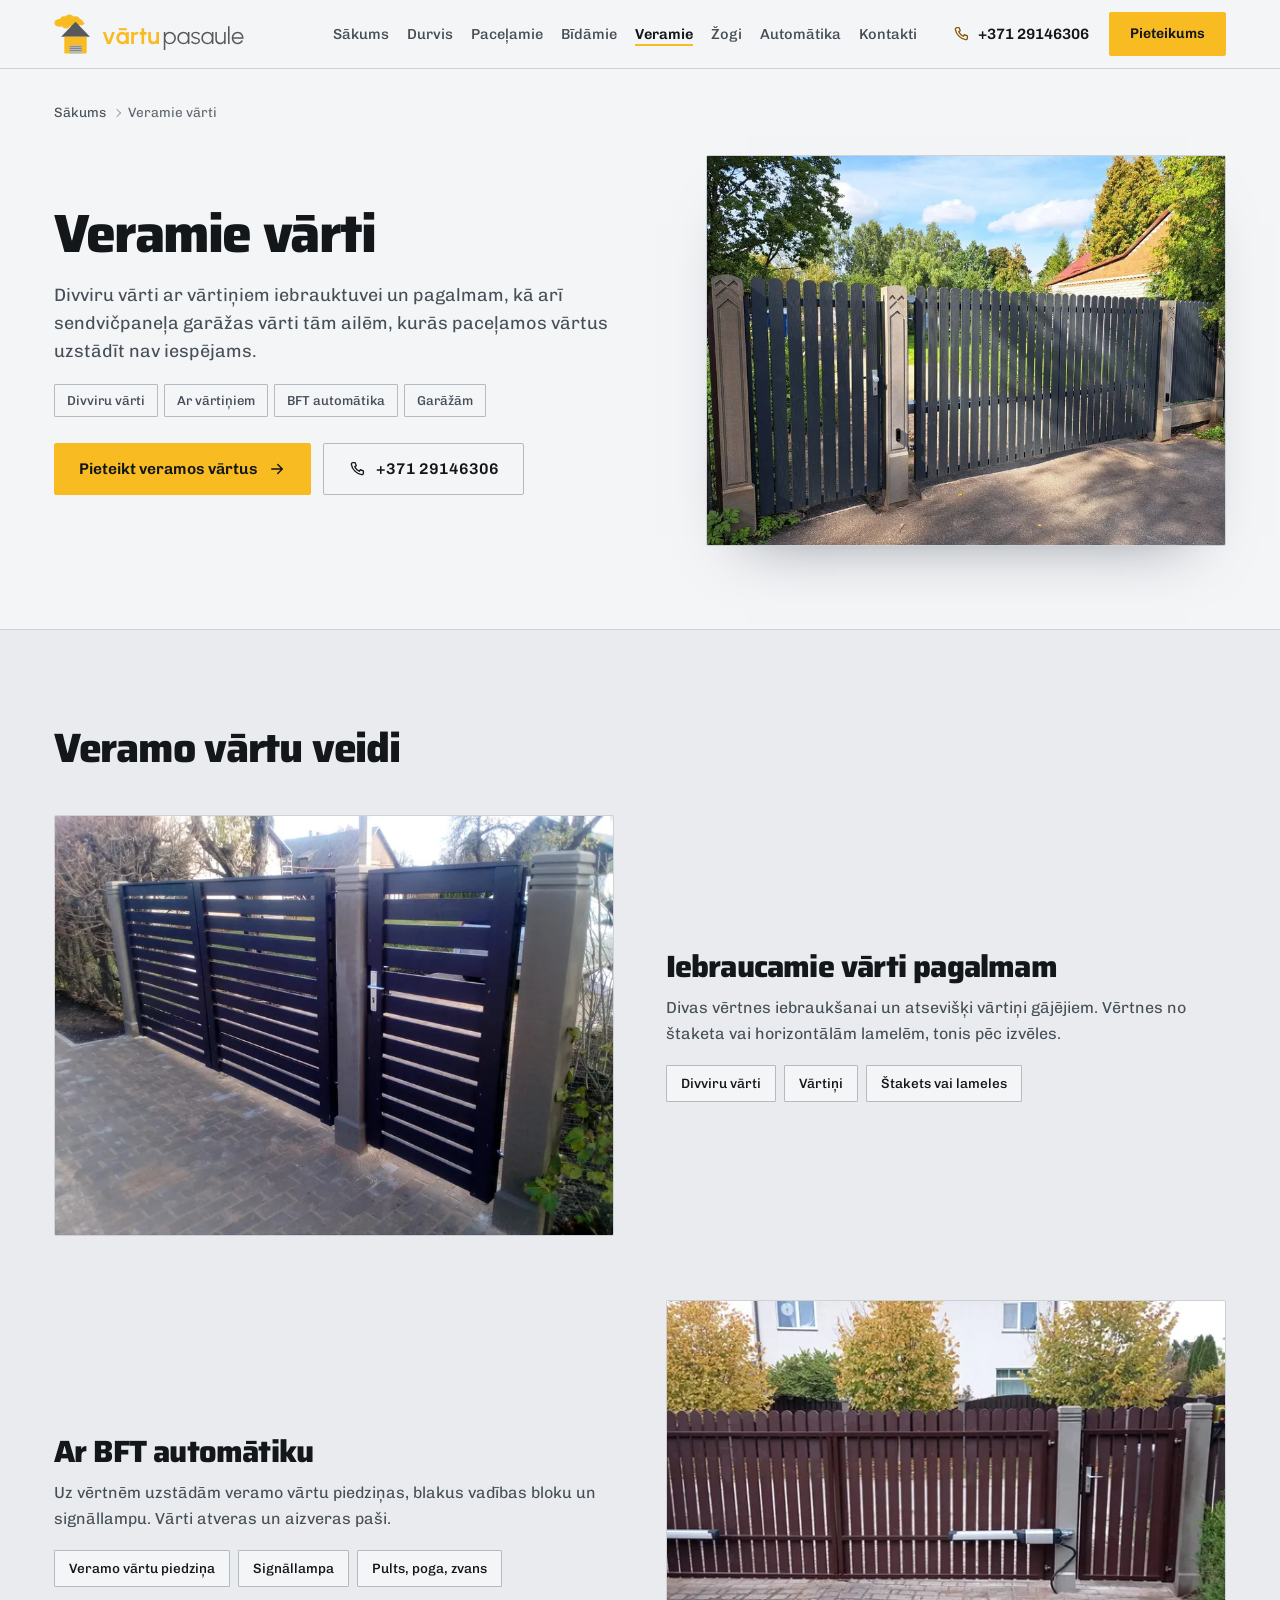
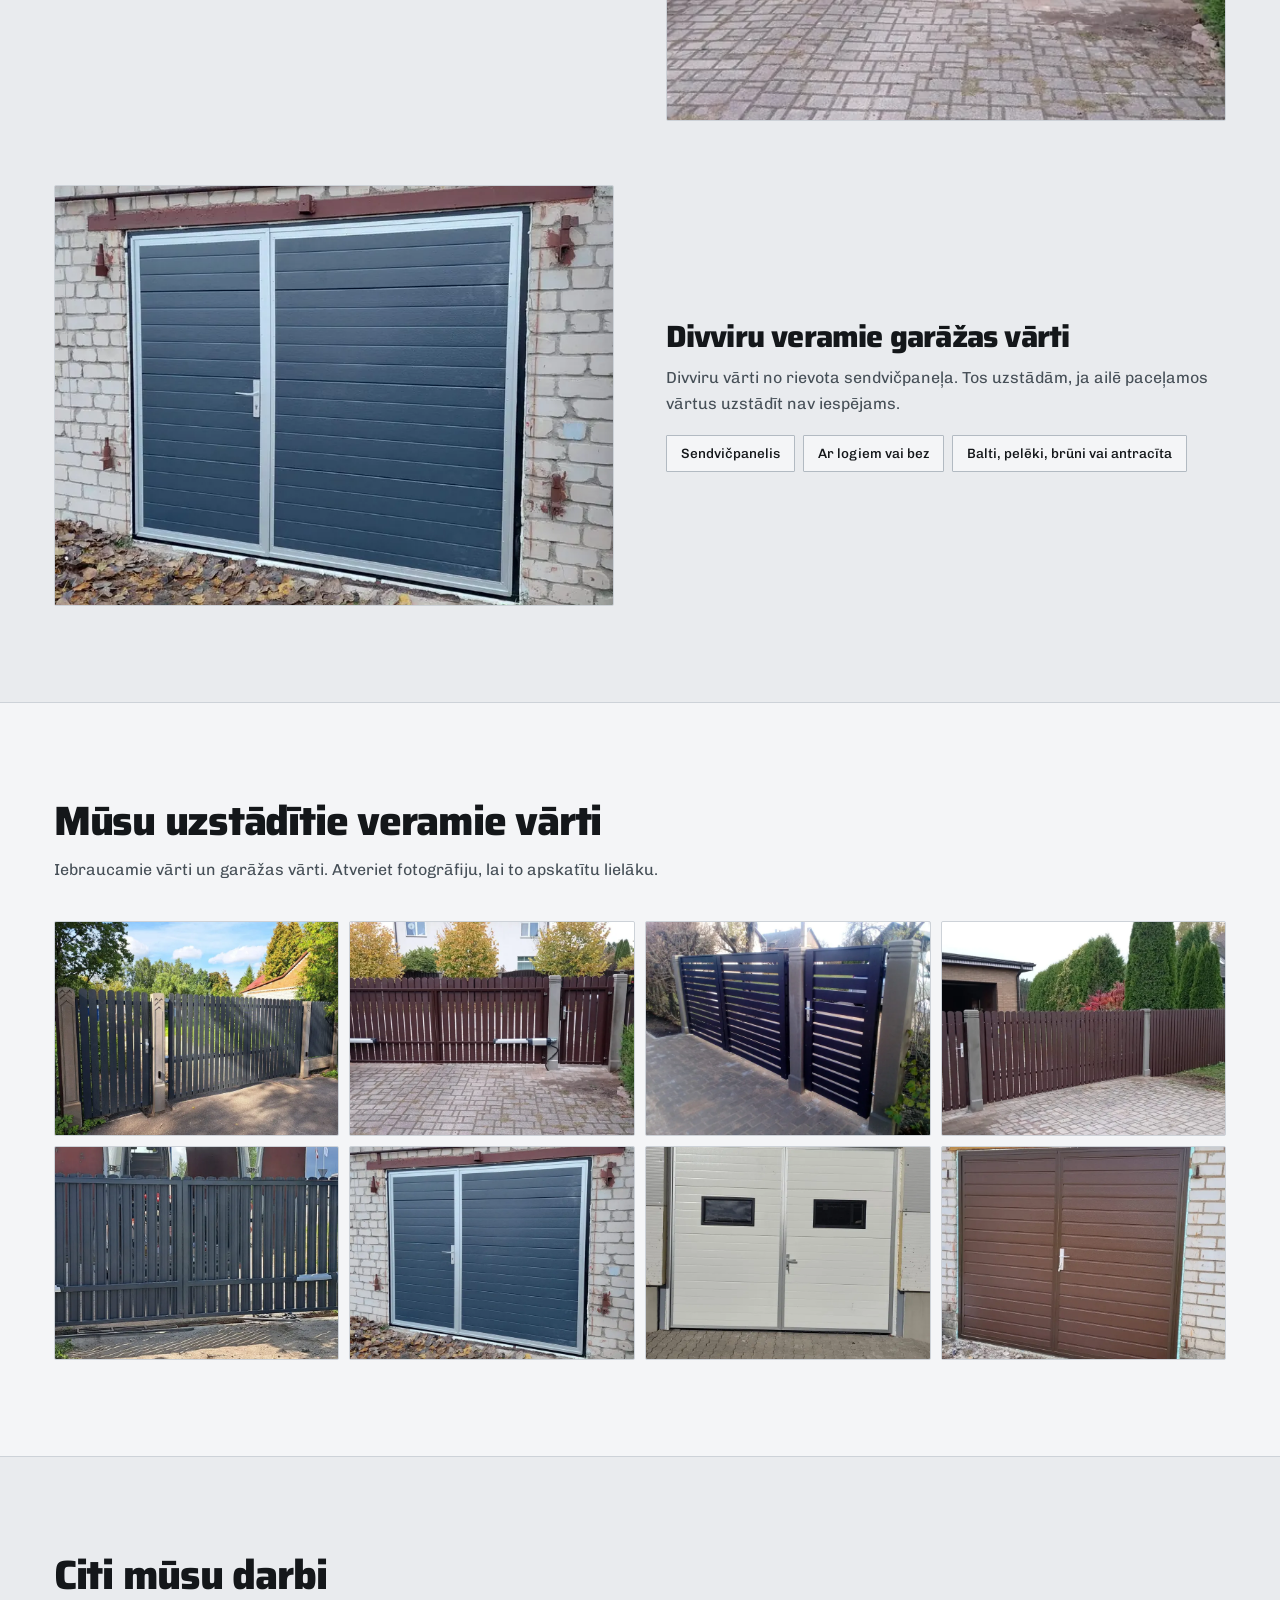
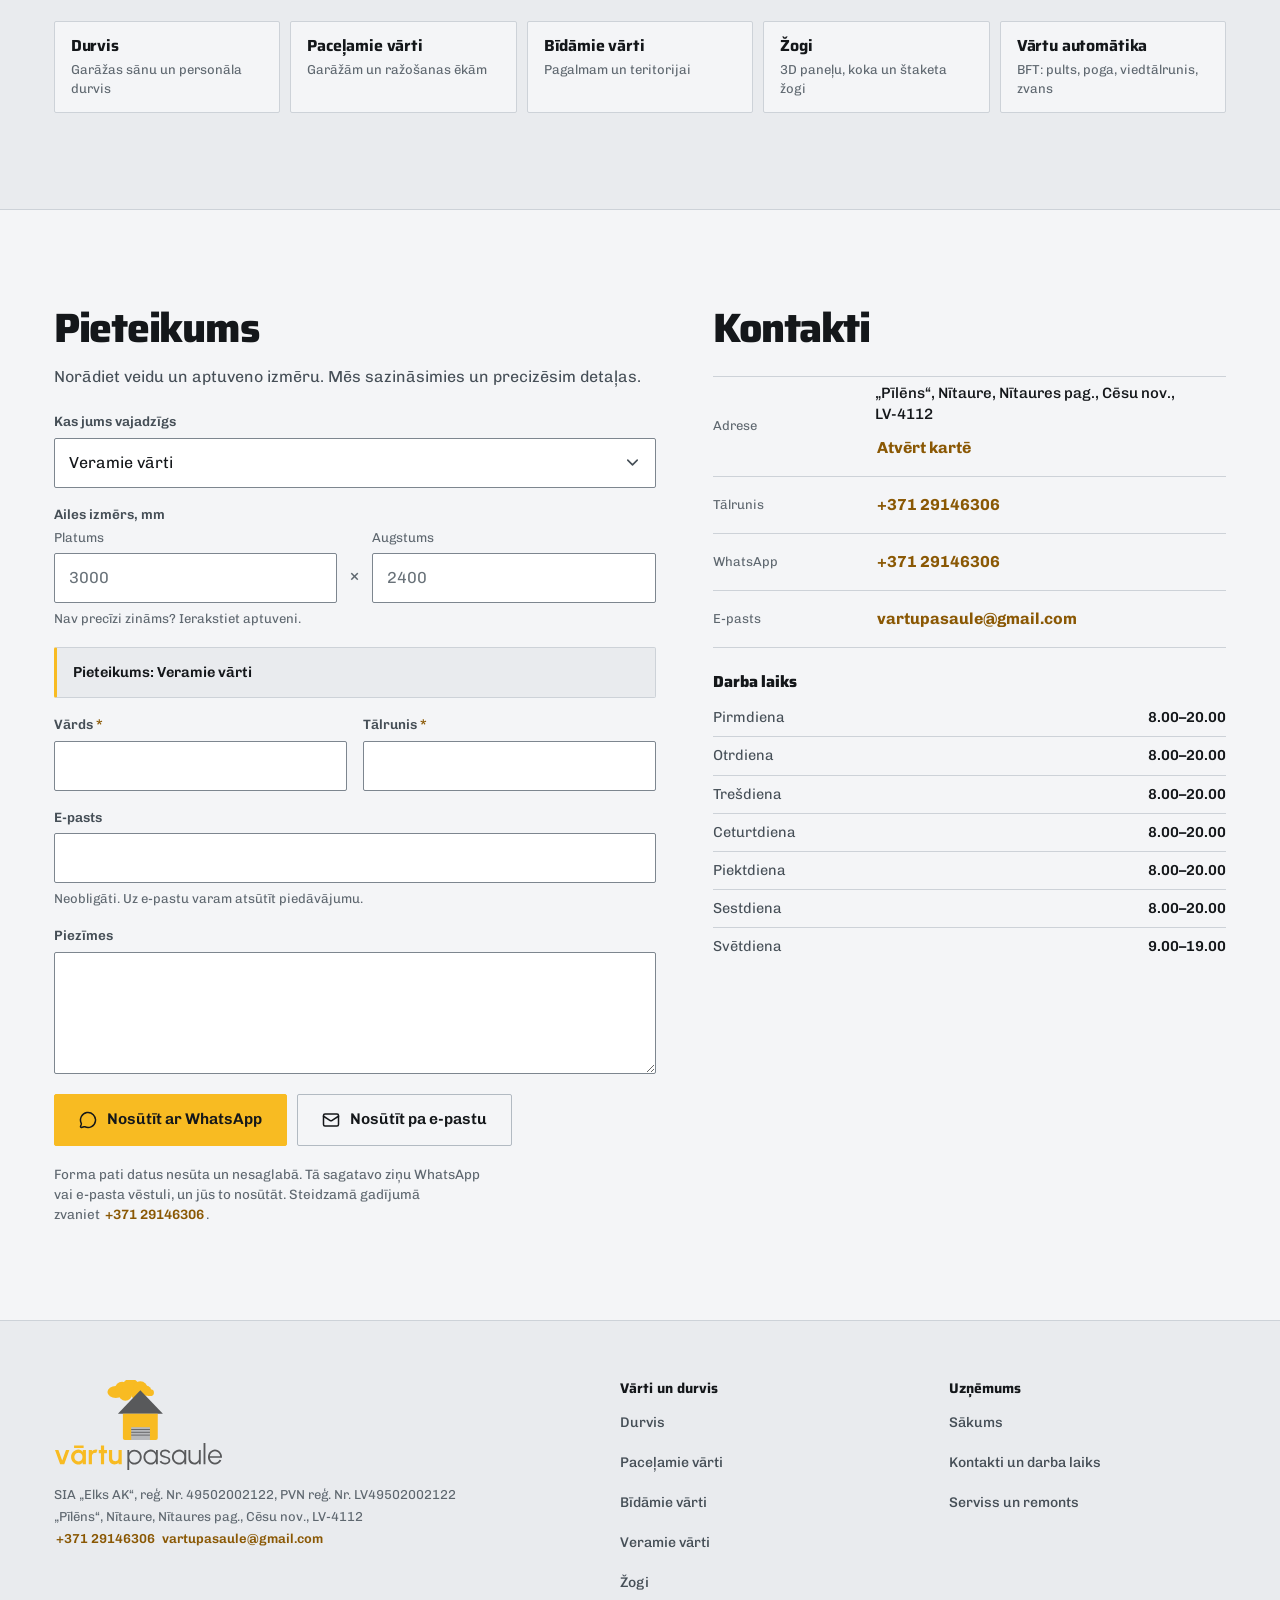
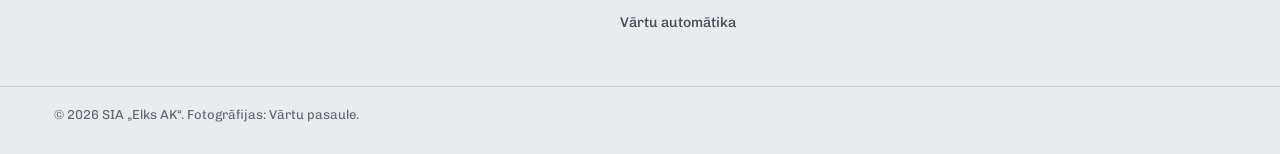
<file: veramie-varti/index.html>
<!DOCTYPE html>
<html lang="lv">
<head>
<meta charset="utf-8">
<meta name="viewport" content="width=device-width, initial-scale=1">
<meta name="robots" content="noindex,nofollow">
<title>Veramie vārti iebrauktuvei un garāžai | Vārtu pasaule</title>
<meta name="description" content="Divviru veramie vārti ar vārtiņiem un automātiku iebrauktuvei un pagalmam, veramie garāžas vārti no sendvičpaneļa. Strādājam visā Latvijā.">
<link rel="canonical" href="https://vasilyanaptyp-oss.github.io/vartu-pasaule-concept/veramie-varti/">
<meta property="og:url" content="https://vasilyanaptyp-oss.github.io/vartu-pasaule-concept/veramie-varti/">
<meta name="theme-color" content="#F4F5F7">
<meta property="og:type" content="website">
<meta property="og:locale" content="lv_LV">
<meta property="og:site_name" content="Vārtu pasaule">
<meta property="og:title" content="Veramie vārti iebrauktuvei un garāžai | Vārtu pasaule">
<meta property="og:description" content="Divviru veramie vārti ar vārtiņiem un automātiku iebrauktuvei un pagalmam, veramie garāžas vārti no sendvičpaneļa. Strādājam visā Latvijā.">
<meta property="og:image" content="https://vasilyanaptyp-oss.github.io/vartu-pasaule-concept/assets/img/og/veramie-varti-antracits-og.jpg">
<meta property="og:image:width" content="1200">
<meta property="og:image:height" content="630">
<meta property="og:image:alt" content="Antracīta pelēki štaketa vārti ar vārtiņiem starp gaišiem dekoratīviem stabiem">
<meta name="twitter:card" content="summary_large_image">
<link rel="icon" href="../assets/favicon.svg" type="image/svg+xml">
<link rel="apple-touch-icon" href="../assets/apple-touch-icon.png">
<link rel="preload" href="../assets/fonts/saira-600-800-latin.woff2" as="font" type="font/woff2" crossorigin>
<link rel="preload" href="../assets/fonts/chivo-400-700-latin.woff2" as="font" type="font/woff2" crossorigin>
<link rel="preload" href="../assets/fonts/saira-600-800-latin-ext.woff2" as="font" type="font/woff2" crossorigin>
<link rel="preload" href="../assets/fonts/chivo-400-700-latin-ext.woff2" as="font" type="font/woff2" crossorigin>
<link rel="preload" as="image" imagesrcset="../assets/img/foto/veramie-varti-antracits-800.webp 800w, ../assets/img/foto/veramie-varti-antracits-1200.webp 1200w, ../assets/img/foto/veramie-varti-antracits-1600.webp 1600w" imagesizes="(max-width: 900px) 100vw, 520px" fetchpriority="high">
<link rel="stylesheet" href="../assets/css/style.css">
<script>document.documentElement.className+=" js"</script>
</head>
<body>
<a class="skip" href="#saturs">Pāriet uz saturu</a>
<header class="hdr">
  <div class="hdr__in">
    <a class="brand" href="../">
      <img class="brand__logo" src="../assets/logo-h.svg" width="190" height="40" alt="Vārtu pasaule, uz sākumlapu">
      <span class="brand__sub">SIA „Elks AK“<br>kopš 1992</span>
    </a>
    <nav class="nav" aria-label="Galvenā navigācija">
      <a href="../">Sākums</a><a href="../durvis/">Durvis</a><a href="../pacelamie-varti/">Paceļamie</a><a href="../bidamie-varti/">Bīdāmie</a><a href="../veramie-varti/" aria-current="page">Veramie</a><a href="../zogi/">Žogi</a><a href="../automatika/">Automātika</a><a href="../kontakti/">Kontakti</a>
    </nav>
    <div class="hdr__act">
      <a class="tel" href="tel:+37129146306" aria-label="Zvanīt +371 29146306"><svg viewBox="0 0 24 24" fill="none" stroke="currentColor" stroke-width="1.8" stroke-linecap="round" stroke-linejoin="round" aria-hidden="true" focusable="false"><path d="M6.5 3.5h3l1.5 4-2 1.5a12 12 0 0 0 6 6l1.5-2 4 1.5v3a2 2 0 0 1-2.2 2A16.5 16.5 0 0 1 4.5 5.7 2 2 0 0 1 6.5 3.5Z"/></svg><span class="tel__n">+371 29146306</span></a>
      <a class="btn btn--hi hdr__cta" href="#pieteikums">Pieteikums</a>
      <button class="burger" type="button" id="burger" aria-expanded="false" aria-controls="mnav" aria-label="Atvērt izvēlni"><span></span><span></span></button>
    </div>
  </div>
</header>
<div class="mnav" id="mnav" hidden>
  <nav class="mnav__in" aria-label="Izvēlne">
    <a href="../"><b>Sākums</b><i>Vārtu pasaule</i></a>
    <a href="../durvis/"><b>Durvis</b><i>Garāžas sānu un personāla durvis</i></a><a href="../pacelamie-varti/"><b>Paceļamie vārti</b><i>Garāžām un ražošanas ēkām</i></a><a href="../bidamie-varti/"><b>Bīdāmie vārti</b><i>Pagalmam un teritorijai</i></a><a href="../veramie-varti/" aria-current="page"><b>Veramie vārti</b><i>Divviru vārti un vārtiņi</i></a><a href="../zogi/"><b>Žogi</b><i>3D paneļu, koka un štaketa žogi</i></a><a href="../automatika/"><b>Vārtu automātika</b><i>BFT: pults, poga, viedtālrunis, zvans</i></a><a href="../kontakti/"><b>Kontakti</b><i>Nītaure, Cēsu novads</i></a>
    <a class="mnav__tel" href="tel:+37129146306">+371 29146306</a>
  </nav>
</div>
<main id="saturs">
<nav class="crumbs wrap" aria-label="Navigācijas ceļš">
  <ol><li><a href="../">Sākums</a></li><li><span aria-current="page">Veramie vārti</span></li></ol>
</nav>
<section class="hero hero--page" aria-labelledby="h1">
  <div class="wrap hero__in">
    <div class="hero__txt">
      <h1 class="hero__h" id="h1">Veramie vārti</h1>
      <p class="hero__p">Divviru vārti ar vārtiņiem iebrauktuvei un pagalmam, kā arī sendvičpaneļa garāžas vārti tām ailēm, kurās paceļamos vārtus uzstādīt nav iespējams.</p>
      <ul class="hero__keys" aria-label="Īsumā"><li>Divviru vārti</li><li>Ar vārtiņiem</li><li>BFT automātika</li><li>Garāžām</li></ul>
      <div class="hero__cta">
        <a class="btn btn--hi btn--lg" href="#pieteikums" data-veids="veramie-varti">Pieteikt veramos vārtus<svg viewBox="0 0 24 24" fill="none" stroke="currentColor" stroke-width="2" stroke-linecap="round" stroke-linejoin="round" aria-hidden="true" focusable="false"><path d="M5 12h13M13 6l6 6-6 6"/></svg></a>
        <a class="btn btn--lg btn--tel" href="tel:+37129146306"><svg viewBox="0 0 24 24" fill="none" stroke="currentColor" stroke-width="1.8" stroke-linecap="round" stroke-linejoin="round" aria-hidden="true" focusable="false"><path d="M6.5 3.5h3l1.5 4-2 1.5a12 12 0 0 0 6 6l1.5-2 4 1.5v3a2 2 0 0 1-2.2 2A16.5 16.5 0 0 1 4.5 5.7 2 2 0 0 1 6.5 3.5Z"/></svg>+371 29146306</a>
      </div>
    </div>
    <figure class="hero__fig">
      <img src="../assets/img/foto/veramie-varti-antracits-800.webp" srcset="../assets/img/foto/veramie-varti-antracits-800.webp 800w, ../assets/img/foto/veramie-varti-antracits-1200.webp 1200w, ../assets/img/foto/veramie-varti-antracits-1600.webp 1600w" sizes="(max-width: 900px) 100vw, 520px" width="800" height="600" alt="Antracīta pelēki štaketa vārti ar vārtiņiem starp gaišiem dekoratīviem stabiem" fetchpriority="high" decoding="async">
      <div class="gate gate--swing" aria-hidden="true"><div class="gate__leaf"></div><div class="gate__leaf"></div></div>
    </figure>
  </div>
</section>
<section class="sec sec--alt" aria-labelledby="v-h">
  <div class="wrap">
    <h2 class="s-h" id="v-h">Veramo vārtu veidi</h2>
    <div class="vars">
      <article class="var">
      <figure class="var__fig"><img src="../assets/img/foto/veramie-varti-lameles-800.webp" srcset="../assets/img/foto/veramie-varti-lameles-800.webp 800w, ../assets/img/foto/veramie-varti-lameles-1200.webp 1200w, ../assets/img/foto/veramie-varti-lameles-1600.webp 1600w" sizes="(max-width: 860px) 100vw, 50vw" width="800" height="600" alt="Tumši zili divviru vārti no horizontālām lamelēm ar vārtiņiem starp pelēkiem stabiem" loading="lazy" decoding="async"></figure>
      <div class="var__txt"><h3 class="var__h">Iebraucamie vārti pagalmam</h3><p class="var__p">Divas vērtnes iebraukšanai un atsevišķi vārtiņi gājējiem. Vērtnes no štaketa vai horizontālām lamelēm, tonis pēc izvēles.</p><ul class="chips"><li>Divviru vārti</li><li>Vārtiņi</li><li>Štakets vai lameles</li></ul></div>
    </article>
      <article class="var">
      <figure class="var__fig"><img src="../assets/img/foto/veramie-varti-motori-800.webp" srcset="../assets/img/foto/veramie-varti-motori-800.webp 800w, ../assets/img/foto/veramie-varti-motori-1200.webp 1200w, ../assets/img/foto/veramie-varti-motori-1599.webp 1599w" sizes="(max-width: 860px) 100vw, 50vw" width="800" height="450" alt="Tumši brūni divviru štaketa vārti ar piedziņām, signāllampu un atsevišķiem vārtiņiem" loading="lazy" decoding="async"></figure>
      <div class="var__txt"><h3 class="var__h">Ar BFT automātiku</h3><p class="var__p">Uz vērtnēm uzstādām veramo vārtu piedziņas, blakus vadības bloku un signāllampu. Vārti atveras un aizveras paši.</p><ul class="chips"><li>Veramo vārtu piedziņa</li><li>Signāllampa</li><li>Pults, poga, zvans</li></ul></div>
    </article>
      <article class="var">
      <figure class="var__fig"><img src="../assets/img/foto/garazas-veramie-antracits-800.webp" srcset="../assets/img/foto/garazas-veramie-antracits-800.webp 800w, ../assets/img/foto/garazas-veramie-antracits-1200.webp 1200w" sizes="(max-width: 860px) 100vw, 50vw" width="800" height="704" alt="Antracīta krāsas rievota paneļa divviru veramie vārti ar šaurāku kreiso vērtni baltu ķieģeļu garāžā" loading="lazy" decoding="async"></figure>
      <div class="var__txt"><h3 class="var__h">Divviru veramie garāžas vārti</h3><p class="var__p">Divviru vārti no rievota sendvičpaneļa. Tos uzstādām, ja ailē paceļamos vārtus uzstādīt nav iespējams.</p><ul class="chips"><li>Sendvičpanelis</li><li>Ar logiem vai bez</li><li>Balti, pelēki, brūni vai antracīta</li></ul></div>
    </article>
    </div>
  </div>
</section>
<section class="sec" aria-labelledby="gal-h">
  <div class="wrap">
    <h2 class="s-h" id="gal-h">Mūsu uzstādītie veramie vārti</h2>
    <p class="s-p">Iebraucamie vārti un garāžas vārti. Atveriet fotogrāfiju, lai to apskatītu lielāku.</p>
    <ul class="gal__grid" data-gal="veramie">
<li><a class="gal__a" href="../assets/img/foto/veramie-varti-antracits-1600.webp" data-cap="Antracīta pelēki štaketa vārti ar vārtiņiem starp gaišiem dekoratīviem stabiem"><img src="../assets/img/foto/veramie-varti-antracits-thumb.webp" width="800" height="600" alt="Antracīta pelēki štaketa vārti ar vārtiņiem starp gaišiem dekoratīviem stabiem" loading="lazy" decoding="async"></a></li>
<li><a class="gal__a" href="../assets/img/foto/veramie-varti-motori-1599.webp" data-cap="Tumši brūni divviru štaketa vārti ar piedziņām, signāllampu un atsevišķiem vārtiņiem"><img src="../assets/img/foto/veramie-varti-motori-thumb.webp" width="800" height="600" alt="Tumši brūni divviru štaketa vārti ar piedziņām, signāllampu un atsevišķiem vārtiņiem" loading="lazy" decoding="async"></a></li>
<li><a class="gal__a" href="../assets/img/foto/veramie-varti-lameles-1600.webp" data-cap="Tumši zili divviru vārti no horizontālām lamelēm ar vārtiņiem starp pelēkiem stabiem"><img src="../assets/img/foto/veramie-varti-lameles-thumb.webp" width="800" height="600" alt="Tumši zili divviru vārti no horizontālām lamelēm ar vārtiņiem starp pelēkiem stabiem" loading="lazy" decoding="async"></a></li>
<li><a class="gal__a" href="../assets/img/foto/veramie-varti-un-zogs-1599.webp" data-cap="Tumši brūni štaketa vārti, vārtiņi un žogs uz pelēkiem stabiem"><img src="../assets/img/foto/veramie-varti-un-zogs-thumb.webp" width="800" height="600" alt="Tumši brūni štaketa vārti, vārtiņi un žogs uz pelēkiem stabiem" loading="lazy" decoding="async"></a></li>
<li><a class="gal__a" href="../assets/img/foto/veramie-varti-vadibas-bloks-1504.webp" data-cap="Antracīta pelēki divviru štaketa vārti ar vārtiņiem, piedziņām, vadības bloku un signāllampu"><img src="../assets/img/foto/veramie-varti-vadibas-bloks-thumb.webp" width="800" height="600" alt="Antracīta pelēki divviru štaketa vārti ar vārtiņiem, piedziņām, vadības bloku un signāllampu" loading="lazy" decoding="async" style="object-position:38% 50%"></a></li>
<li><a class="gal__a" href="../assets/img/foto/garazas-veramie-antracits-1200.webp" data-cap="Antracīta krāsas rievota paneļa divviru veramie vārti ar šaurāku kreiso vērtni baltu ķieģeļu garāžā"><img src="../assets/img/foto/garazas-veramie-antracits-thumb.webp" width="800" height="600" alt="Antracīta krāsas rievota paneļa divviru veramie vārti ar šaurāku kreiso vērtni baltu ķieģeļu garāžā" loading="lazy" decoding="async"></a></li>
<li><a class="gal__a" href="../assets/img/foto/garazas-veramie-balti-1200.webp" data-cap="Balti rievota paneļa divviru veramie vārti ar diviem logiem un rokturi"><img src="../assets/img/foto/garazas-veramie-balti-thumb.webp" width="800" height="600" alt="Balti rievota paneļa divviru veramie vārti ar diviem logiem un rokturi" loading="lazy" decoding="async"></a></li>
<li><a class="gal__a" href="../assets/img/foto/garazas-veramie-bruni-912.webp" data-cap="Brūni rievota paneļa divviru veramie vārti ar rokturi baltu ķieģeļu garāžā"><img src="../assets/img/foto/garazas-veramie-bruni-thumb.webp" width="800" height="600" alt="Brūni rievota paneļa divviru veramie vārti ar rokturi baltu ķieģeļu garāžā" loading="lazy" decoding="async"></a></li>
</ul>
  </div>
</section>
<section class="sec sec--alt" aria-labelledby="more-h">
  <div class="wrap">
    <h2 class="s-h" id="more-h">Citi mūsu darbi</h2>
    <nav class="more" aria-label="Citi veidi"><a href="../durvis/"><b>Durvis</b><span>Garāžas sānu un personāla durvis</span></a><a href="../pacelamie-varti/"><b>Paceļamie vārti</b><span>Garāžām un ražošanas ēkām</span></a><a href="../bidamie-varti/"><b>Bīdāmie vārti</b><span>Pagalmam un teritorijai</span></a><a href="../zogi/"><b>Žogi</b><span>3D paneļu, koka un štaketa žogi</span></a><a href="../automatika/"><b>Vārtu automātika</b><span>BFT: pults, poga, viedtālrunis, zvans</span></a></nav>
  </div>
</section>
<section class="sec ask" id="pieteikums" aria-labelledby="ask-h">
  <div class="wrap ask__in">
    <div class="ask__form">
      <h2 class="s-h" id="ask-h">Pieteikums</h2>
      <p class="s-p">Norādiet veidu un aptuveno izmēru. Mēs sazināsimies un precizēsim detaļas.</p>
      <p class="sr-only" id="frm-status" aria-live="polite" aria-atomic="true"></p>
      <form class="frm" id="frm" novalidate>
        
        <input type="hidden" id="f-izvele" name="izvele" value="">
        <div class="fld">
          <label for="f-veids">Kas jums vajadzīgs</label>
          <select id="f-veids" name="veids"><option value="" data-slug="">Izvēlieties veidu</option><option data-slug="durvis">Durvis</option><option data-slug="pacelamie-varti">Paceļamie vārti</option><option data-slug="industrialie-varti">Industriālie vārti</option><option data-slug="bidamie-varti">Bīdāmie vārti</option><option data-slug="veramie-varti" selected>Veramie vārti</option><option data-slug="zogi">Žogi</option><option data-slug="automatika">Automātika</option><option data-slug="serviss">Serviss, apkope vai remonts</option><option data-slug="nezinu">Vēl nezinu</option></select>
        </div>
        <fieldset class="fld">
          <legend id="l-size">Ailes izmērs, mm</legend>
          <div class="size">
            <div class="size__f"><label for="f-w" id="l-w">Platums</label><input id="f-w" name="platums" type="text" inputmode="decimal" autocomplete="off" placeholder="3000"></div>
            <span class="size__x" aria-hidden="true">&times;</span>
            <div class="size__f"><label for="f-h" id="l-h">Augstums</label><input id="f-h" name="augstums" type="text" inputmode="decimal" autocomplete="off" placeholder="2400"></div>
          </div>
          <p class="hint">Nav precīzi zināms? Ierakstiet aptuveni.</p>
        </fieldset>
        <p class="summary" id="summary">Pieteikums: veids nav izvēlēts</p>
        <div class="frm__row">
          <div class="fld">
            <label for="f-name">Vārds <span aria-hidden="true">*</span></label>
            <input id="f-name" name="vards" type="text" autocomplete="name" required aria-describedby="e-name">
            <p class="err" id="e-name" hidden>Ierakstiet savu vārdu.</p>
          </div>
          <div class="fld">
            <label for="f-tel">Tālrunis <span aria-hidden="true">*</span></label>
            <input id="f-tel" name="talrunis" type="tel" inputmode="tel" autocomplete="tel" required aria-describedby="e-tel">
            <p class="err" id="e-tel" hidden>Ierakstiet tālruņa numuru, uz kuru varam atzvanīt (vismaz 8 cipari).</p>
          </div>
        </div>
        <div class="fld">
          <label for="f-mail">E-pasts</label>
          <input id="f-mail" name="epasts" type="email" inputmode="email" autocomplete="email" spellcheck="false" aria-describedby="h-mail e-mail">
          <p class="hint" id="h-mail">Neobligāti. Uz e-pastu varam atsūtīt piedāvājumu.</p>
          <p class="err" id="e-mail" hidden>E-pasta adresē ir kļūda. Pārbaudiet to.</p>
        </div>
        <div class="fld">
          <label for="f-msg">Piezīmes</label>
          <textarea id="f-msg" name="piezimes" rows="4" autocomplete="off"></textarea>
        </div>
        <div class="frm__end">
          <button class="btn btn--hi btn--lg" type="submit" name="via" value="wa"><svg viewBox="0 0 24 24" fill="none" stroke="currentColor" stroke-width="2" stroke-linecap="round" stroke-linejoin="round" aria-hidden="true" focusable="false"><path d="M2.992 16.342a2 2 0 0 1 .094 1.167l-1.065 3.29a1 1 0 0 0 1.236 1.168l3.413-.998a2 2 0 0 1 1.099.092 10 10 0 1 0-4.777-4.719"/></svg>Nosūtīt ar WhatsApp</button>
          <button class="btn btn--lg" type="submit" name="via" value="mail"><svg viewBox="0 0 24 24" fill="none" stroke="currentColor" stroke-width="2" stroke-linecap="round" stroke-linejoin="round" aria-hidden="true" focusable="false"><path d="m22 7-8.991 5.727a2 2 0 0 1-2.009 0L2 7"/><rect width="20" height="16" x="2" y="4" rx="2"/></svg>Nosūtīt pa e-pastu</button>
        </div>
        <p class="err" id="e-send" hidden></p>
        <p class="frm__note">Forma pati datus nesūta un nesaglabā. Tā sagatavo ziņu WhatsApp vai e-pasta vēstuli, un jūs to nosūtāt. Steidzamā gadījumā zvaniet <a class="lnk" href="tel:+37129146306">+371&nbsp;29146306</a>.</p>
      </form>
      <div class="done" id="done" hidden role="status">
        <p class="done__t" id="done-t">Ziņa sagatavota</p>
        <p class="done__p" id="done-p"></p>
        <p class="done__links">
          <a class="lnk" href="tel:+37129146306">+371 29146306</a>
          <a class="lnk" data-m="bW9jLmxpYW1nQGVsdWFzYXB1dHJhdg==">vartupasaule[at]gmail.com</a>
        </p>
        <button class="btn btn--sm" type="button" id="again">Labot pieteikumu</button>
      </div>
    </div>
    <aside class="ask__c" id="kontakti" aria-labelledby="c-h">
      <h2 class="s-h" id="c-h">Kontakti</h2>
      <dl class="cts">
        <div><dt>Adrese</dt><dd>„Pīlēns“, Nītaure, Nītaures pag., Cēsu nov., <span class="nw">LV-4112</span><br><a class="lnk" href="https://www.google.com/maps/search/?api=1&query=57.06975%2C25.19161" rel="noopener" target="_blank">Atvērt kartē<span class="sr-only"> (atveras jaunā cilnē)</span></a></dd></div>
        <div><dt>Tālrunis</dt><dd><a class="lnk" href="tel:+37129146306">+371 29146306</a></dd></div>
        <div><dt>WhatsApp</dt><dd><a class="lnk" href="https://wa.me/37129146306" rel="noopener" target="_blank"><span class="sr-only">WhatsApp </span>+371 29146306<span class="sr-only"> (atveras jaunā cilnē)</span></a></dd></div>
        <div><dt>E-pasts</dt><dd><a class="lnk" data-m="bW9jLmxpYW1nQGVsdWFzYXB1dHJhdg==">vartupasaule[at]gmail.com</a></dd></div>
      </dl>
      <div class="hours">
        <h3 class="hours__h">Darba laiks</h3>
        <ul class="hours__l"><li><span>Pirmdiena</span><b>8.00–20.00</b></li><li><span>Otrdiena</span><b>8.00–20.00</b></li><li><span>Trešdiena</span><b>8.00–20.00</b></li><li><span>Ceturtdiena</span><b>8.00–20.00</b></li><li><span>Piektdiena</span><b>8.00–20.00</b></li><li><span>Sestdiena</span><b>8.00–20.00</b></li><li><span>Svētdiena</span><b>9.00–19.00</b></li></ul>
      </div>
    </aside>
  </div>
</section>
</main>
<footer class="ftr">
  <div class="wrap ftr__in">
    <div class="ftr__co">
      <p class="ftr__brand"><img src="../assets/logo.svg" width="170" height="90" alt="Vārtu pasaule"></p>
      <p class="ftr__req">SIA „Elks AK“, reģ. Nr.&nbsp;49502002122, PVN reģ. Nr.&nbsp;LV49502002122</p>
      <p class="ftr__req">„Pīlēns“, Nītaure, Nītaures pag., Cēsu nov., <span class="nw">LV-4112</span></p>
      <p class="ftr__req"><a class="lnk" href="tel:+37129146306">+371 29146306</a> <a class="lnk" data-m="bW9jLmxpYW1nQGVsdWFzYXB1dHJhdg==">vartupasaule[at]gmail.com</a></p>
    </div>
    <div>
      <p class="ftr__h">Vārti un durvis</p>
      <nav class="ftr__nav" aria-label="Vārti un durvis"><a href="../durvis/">Durvis</a><a href="../pacelamie-varti/">Paceļamie vārti</a><a href="../bidamie-varti/">Bīdāmie vārti</a><a href="../veramie-varti/">Veramie vārti</a><a href="../zogi/">Žogi</a><a href="../automatika/">Vārtu automātika</a></nav>
    </div>
    <div>
      <p class="ftr__h">Uzņēmums</p>
      <nav class="ftr__nav" aria-label="Uzņēmums">
        <a href="../">Sākums</a>
        <a href="../kontakti/">Kontakti un darba laiks</a>
        <a href="../kontakti/?veids=serviss#pieteikums">Serviss un remonts</a>
      </nav>
    </div>
  </div>
  <div class="wrap ftr__b">
    <p>© 2026 SIA „Elks AK“. Fotogrāfijas: Vārtu pasaule.</p>
  </div>
</footer>
<button class="totop" type="button" id="totop" aria-label="Uz lapas augšu" hidden><svg viewBox="0 0 24 24" fill="none" stroke="currentColor" stroke-width="2" stroke-linecap="round" stroke-linejoin="round" aria-hidden="true" focusable="false"><path d="M12 19V5M6 11l6-6 6 6"/></svg></button>
<dialog class="lb" id="lb" aria-label="Fotogrāfija">
  <div class="lb__bar">
    <p class="lb__n" aria-live="polite"></p>
    <button class="lb__btn" type="button" data-lb="fs" aria-label="Pilnekrāna režīms"><svg viewBox="0 0 24 24" fill="none" stroke="currentColor" stroke-width="2" stroke-linecap="round" stroke-linejoin="round" aria-hidden="true" focusable="false"><path d="M8 3H5a2 2 0 0 0-2 2v3m18 0V5a2 2 0 0 0-2-2h-3M3 16v3a2 2 0 0 0 2 2h3m8 0h3a2 2 0 0 0 2-2v-3"/></svg></button>
    <button class="lb__btn" type="button" data-lb="close" aria-label="Aizvērt" autofocus><svg viewBox="0 0 24 24" fill="none" stroke="currentColor" stroke-width="2" stroke-linecap="round" stroke-linejoin="round" aria-hidden="true" focusable="false"><path d="M18 6 6 18M6 6l12 12"/></svg></button>
  </div>
  <div class="lb__stage">
    <img class="lb__img" alt="">
    <button class="lb__btn lb__prev" type="button" data-lb="prev" aria-label="Iepriekšējā fotogrāfija"><svg viewBox="0 0 24 24" fill="none" stroke="currentColor" stroke-width="2" stroke-linecap="round" stroke-linejoin="round" aria-hidden="true" focusable="false"><path d="m15 18-6-6 6-6"/></svg></button>
    <button class="lb__btn lb__next" type="button" data-lb="next" aria-label="Nākamā fotogrāfija"><svg viewBox="0 0 24 24" fill="none" stroke="currentColor" stroke-width="2" stroke-linecap="round" stroke-linejoin="round" aria-hidden="true" focusable="false"><path d="m9 18 6-6-6-6"/></svg></button>
  </div>
  <p class="lb__cap"></p>
</dialog>
<script type="application/ld+json">
{
 "@context": "https://schema.org",
 "@graph": [
  {
   "@type": [
    "HomeAndConstructionBusiness",
    "LocalBusiness"
   ],
   "@id": "https://vasilyanaptyp-oss.github.io/vartu-pasaule-concept/#uznemums",
   "name": "Vārtu pasaule",
   "legalName": "SIA \"Elks AK\"",
   "url": "https://vasilyanaptyp-oss.github.io/vartu-pasaule-concept/",
   "logo": "https://vasilyanaptyp-oss.github.io/vartu-pasaule-concept/assets/logo.svg",
   "image": "https://vasilyanaptyp-oss.github.io/vartu-pasaule-concept/assets/img/foto/pacelamie-antracits-gludi-1600.webp",
   "description": "Durvju, paceļamo, bīdāmo un veramo vārtu un žogu izgatavošana un uzstādīšana, BFT vārtu automātikas uzstādīšana, vārtu apkope un remonts visā Latvijā.",
   "foundingDate": "1992-09-29",
   "vatID": "LV49502002122",
   "taxID": "49502002122",
   "telephone": "+37129146306",
   "address": {
    "@type": "PostalAddress",
    "streetAddress": "\"Pīlēns\", Nītaures pagasts",
    "addressLocality": "Nītaure",
    "addressRegion": "Cēsu novads",
    "postalCode": "LV-4112",
    "addressCountry": "LV"
   },
   "openingHoursSpecification": [
    {
     "@type": "OpeningHoursSpecification",
     "dayOfWeek": [
      "Monday",
      "Tuesday",
      "Wednesday",
      "Thursday",
      "Friday",
      "Saturday"
     ],
     "opens": "08:00",
     "closes": "20:00"
    },
    {
     "@type": "OpeningHoursSpecification",
     "dayOfWeek": "Sunday",
     "opens": "09:00",
     "closes": "19:00"
    }
   ],
   "areaServed": [
    {
     "@type": "Country",
     "name": "Latvija"
    },
    {
     "@type": "City",
     "name": "Cēsis"
    },
    {
     "@type": "City",
     "name": "Valmiera"
    },
    {
     "@type": "City",
     "name": "Limbaži"
    },
    {
     "@type": "City",
     "name": "Ērgļi"
    },
    {
     "@type": "City",
     "name": "Madona"
    },
    {
     "@type": "City",
     "name": "Sigulda"
    },
    {
     "@type": "City",
     "name": "Rīga"
    },
    {
     "@type": "City",
     "name": "Ventspils"
    },
    {
     "@type": "City",
     "name": "Jelgava"
    },
    {
     "@type": "City",
     "name": "Jēkabpils"
    },
    {
     "@type": "City",
     "name": "Rēzekne"
    },
    {
     "@type": "City",
     "name": "Valka"
    }
   ],
   "hasMap": "https://www.google.com/maps/search/?api=1&query=57.06975%2C25.19161",
   "contactPoint": [
    {
     "@type": "ContactPoint",
     "telephone": "+37129146306",
     "contactType": "customer service",
     "areaServed": "LV",
     "availableLanguage": "lv"
    }
   ],
   "sameAs": [
    "https://www.zl.lv/lv/uznemums/elks-ak-sia/",
    "https://www.1188.lv/katalogs/zogi-varti-6300/vartu-pasaule-sia-elks-ak-459099",
    "https://abc.lv/infolapa/elks-ak-sia",
    "https://cesis.pilseta24.lv/katalogs/info/elks-ak-sia"
   ]
  },
  {
   "@type": "Service",
   "@id": "https://vasilyanaptyp-oss.github.io/vartu-pasaule-concept/veramie-varti/#pakalpojums",
   "name": "Veramie vārti",
   "serviceType": "Veramie vārti",
   "description": "Divviru veramie vārti ar vārtiņiem un automātiku iebrauktuvei un pagalmam, veramie garāžas vārti no sendvičpaneļa. Strādājam visā Latvijā.",
   "provider": {
    "@id": "https://vasilyanaptyp-oss.github.io/vartu-pasaule-concept/#uznemums"
   },
   "image": "https://vasilyanaptyp-oss.github.io/vartu-pasaule-concept/assets/img/foto/veramie-varti-antracits-1600.webp",
   "url": "https://vasilyanaptyp-oss.github.io/vartu-pasaule-concept/veramie-varti/"
  },
  {
   "@type": "BreadcrumbList",
   "itemListElement": [
    {
     "@type": "ListItem",
     "position": 1,
     "name": "Sākums",
     "item": "https://vasilyanaptyp-oss.github.io/vartu-pasaule-concept/"
    },
    {
     "@type": "ListItem",
     "position": 2,
     "name": "Veramie vārti",
     "item": "https://vasilyanaptyp-oss.github.io/vartu-pasaule-concept/veramie-varti/"
    }
   ]
  }
 ]
}
</script>
<script src="../assets/js/app.js" defer></script>
</body>
</html>
</file>
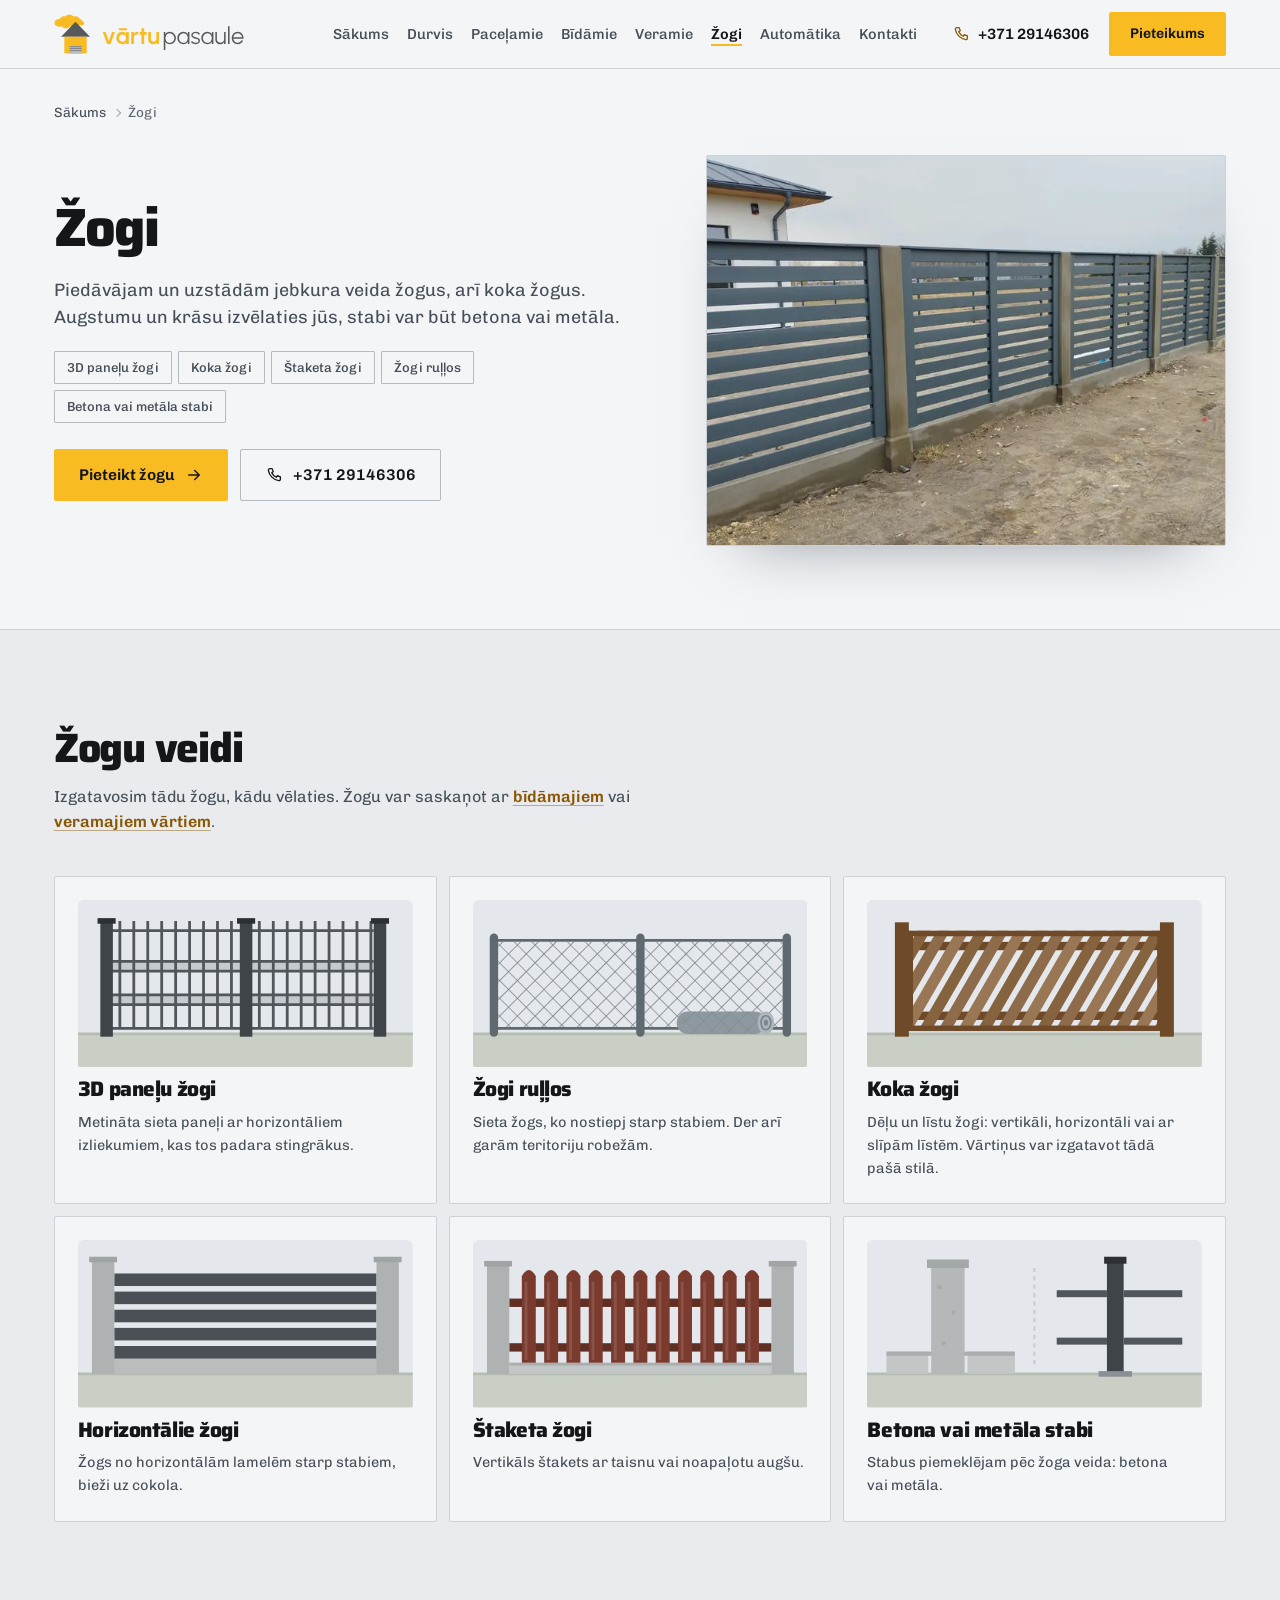
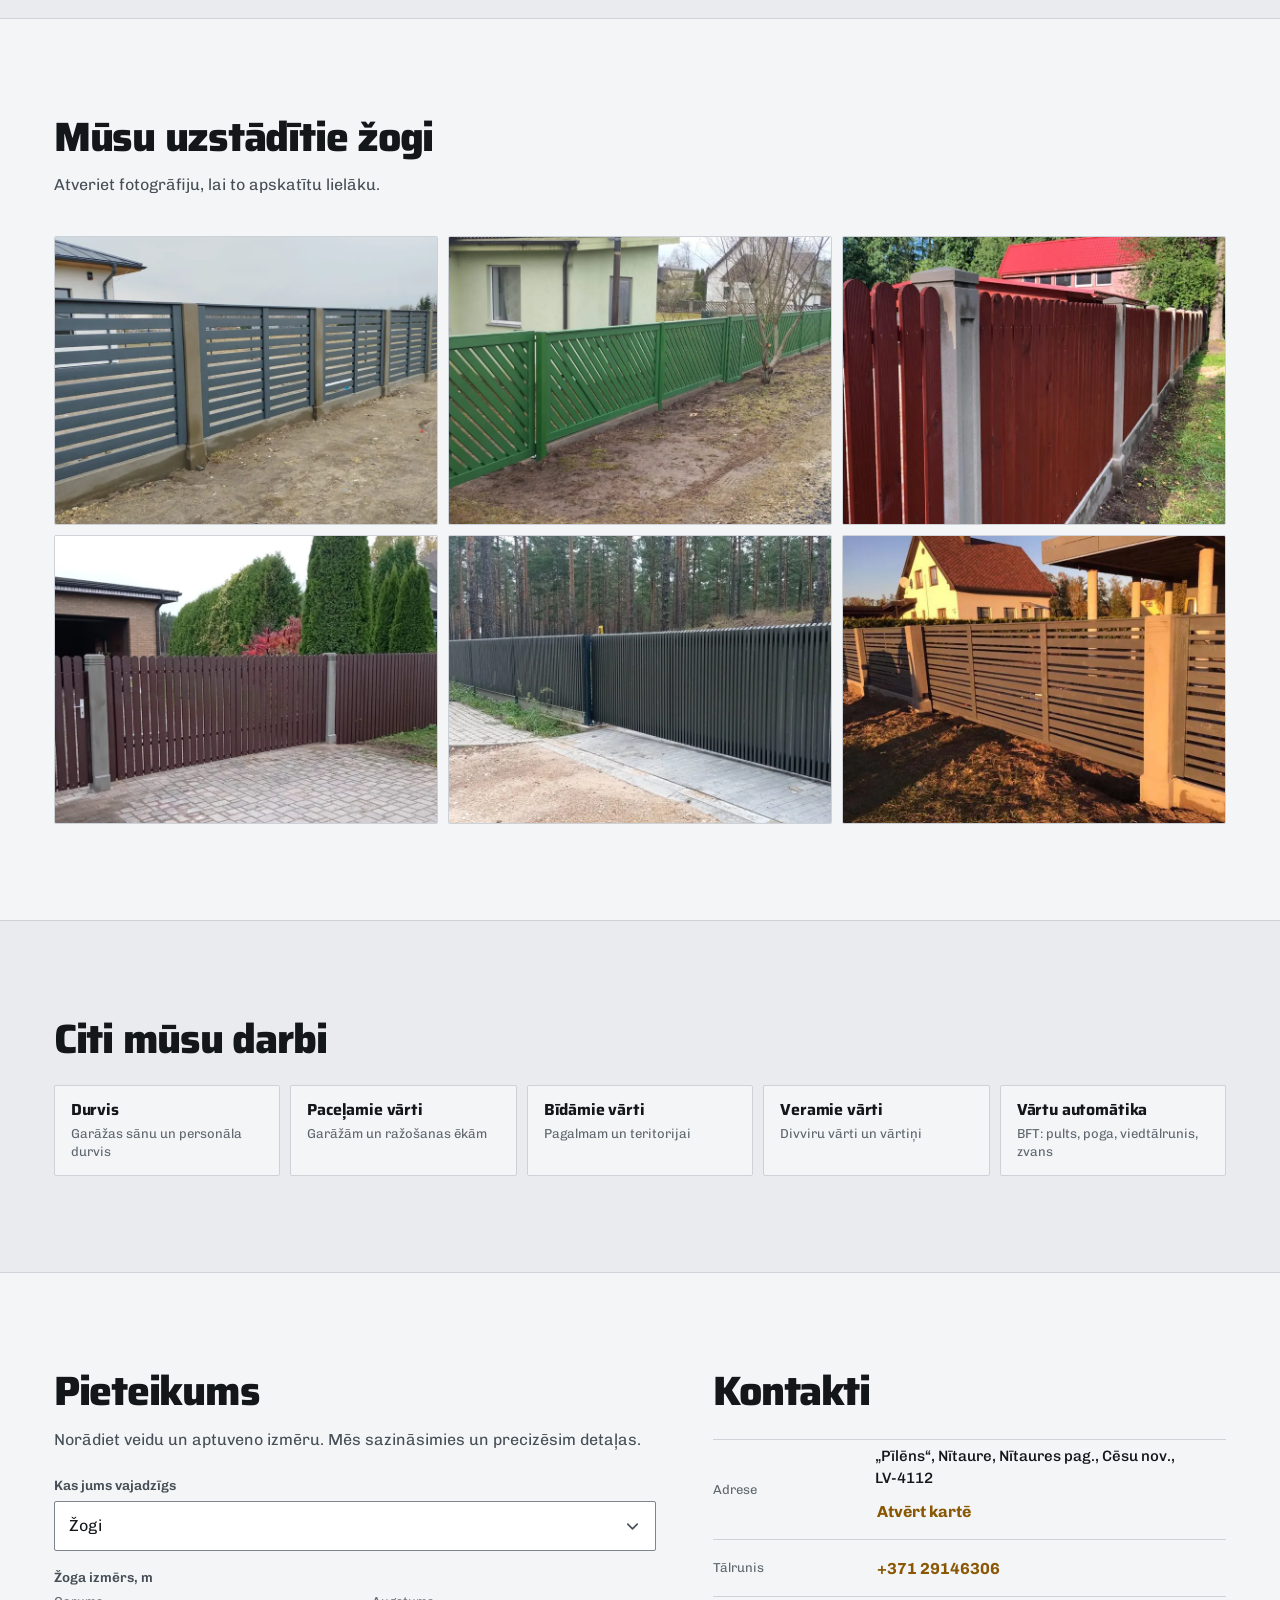
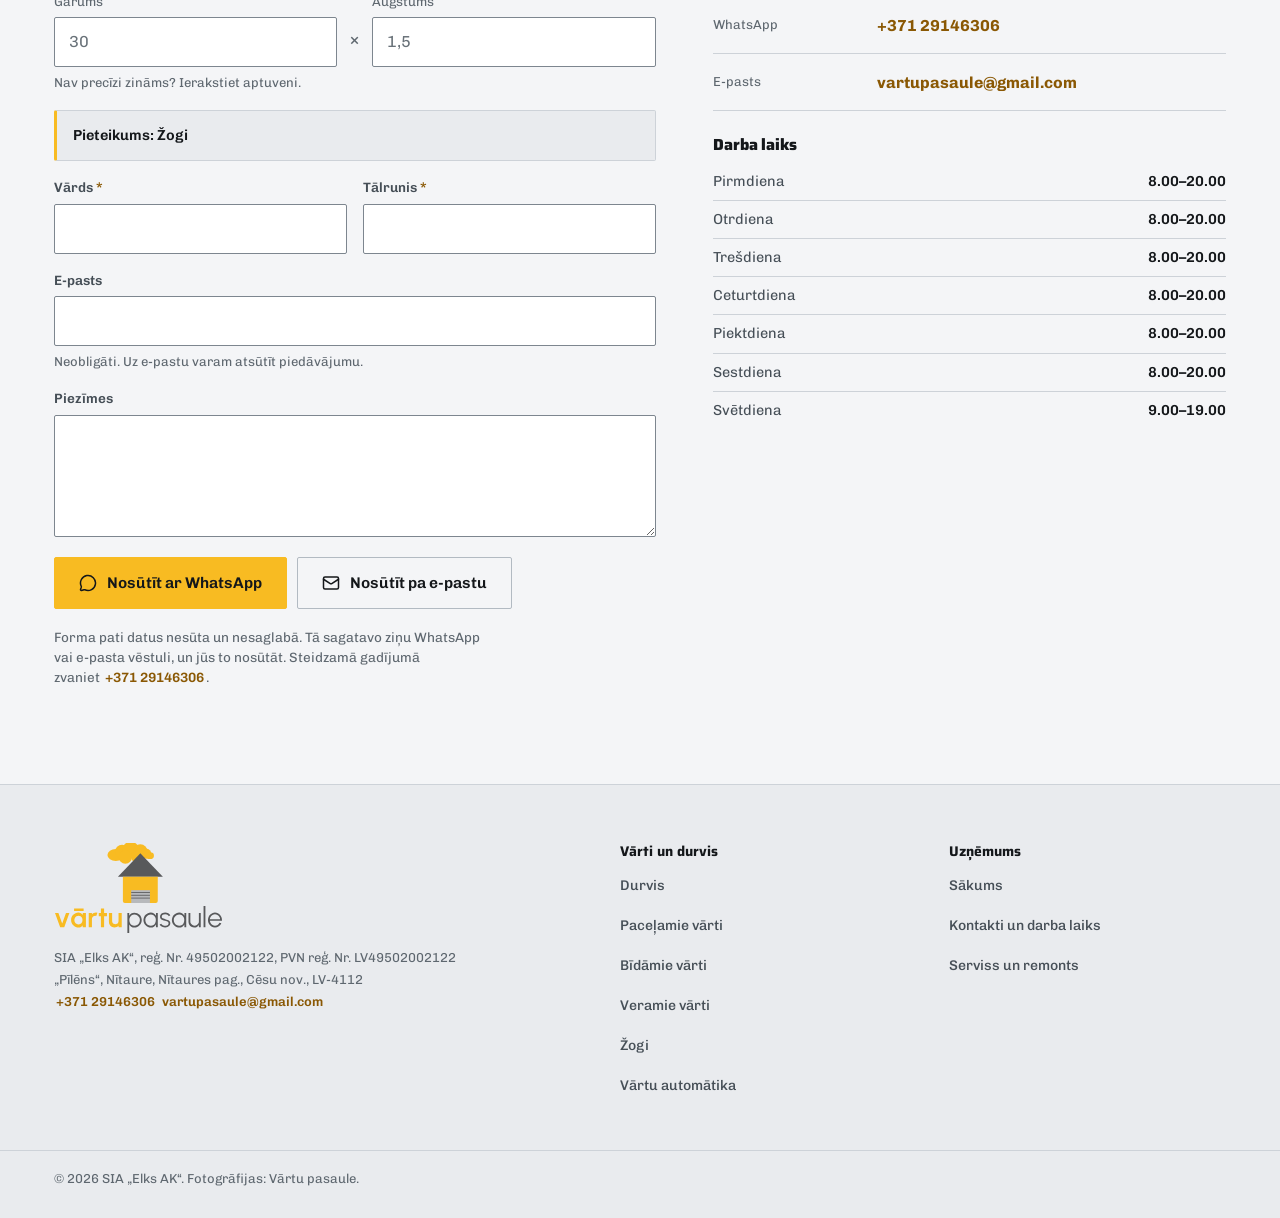
<file: zogi/index.html>
<!DOCTYPE html>
<html lang="lv">
<head>
<meta charset="utf-8">
<meta name="viewport" content="width=device-width, initial-scale=1">
<meta name="robots" content="noindex,nofollow">
<title>Žogi: 3D paneļu, koka, štaketa un horizontālie | Vārtu pasaule</title>
<meta name="description" content="Jebkura veida žogi: 3D paneļu, koka, štaketa, horizontālie žogi un žogi ruļļos. Augstums un krāsa pēc izvēles, betona vai metāla stabi. Strādājam visā Latvijā.">
<link rel="canonical" href="https://vasilyanaptyp-oss.github.io/vartu-pasaule-concept/zogi/">
<meta property="og:url" content="https://vasilyanaptyp-oss.github.io/vartu-pasaule-concept/zogi/">
<meta name="theme-color" content="#F4F5F7">
<meta property="og:type" content="website">
<meta property="og:locale" content="lv_LV">
<meta property="og:site_name" content="Vārtu pasaule">
<meta property="og:title" content="Žogi: 3D paneļu, koka, štaketa un horizontālie | Vārtu pasaule">
<meta property="og:description" content="Jebkura veida žogi: 3D paneļu, koka, štaketa, horizontālie žogi un žogi ruļļos. Augstums un krāsa pēc izvēles, betona vai metāla stabi. Strādājam visā Latvijā.">
<meta property="og:image" content="https://vasilyanaptyp-oss.github.io/vartu-pasaule-concept/assets/img/og/zogs-horizontalas-listes-og.jpg">
<meta property="og:image:width" content="1200">
<meta property="og:image:height" content="630">
<meta property="og:image:alt" content="Tumši pelēks žogs ar horizontālām līstēm starp betona stabiem uz cokola">
<meta name="twitter:card" content="summary_large_image">
<link rel="icon" href="../assets/favicon.svg" type="image/svg+xml">
<link rel="apple-touch-icon" href="../assets/apple-touch-icon.png">
<link rel="preload" href="../assets/fonts/saira-600-800-latin.woff2" as="font" type="font/woff2" crossorigin>
<link rel="preload" href="../assets/fonts/chivo-400-700-latin.woff2" as="font" type="font/woff2" crossorigin>
<link rel="preload" href="../assets/fonts/saira-600-800-latin-ext.woff2" as="font" type="font/woff2" crossorigin>
<link rel="preload" href="../assets/fonts/chivo-400-700-latin-ext.woff2" as="font" type="font/woff2" crossorigin>
<link rel="preload" as="image" imagesrcset="../assets/img/foto/zogs-horizontalas-listes-800.webp 800w, ../assets/img/foto/zogs-horizontalas-listes-1200.webp 1200w, ../assets/img/foto/zogs-horizontalas-listes-1560.webp 1560w" imagesizes="(max-width: 900px) 100vw, 520px" fetchpriority="high">
<link rel="stylesheet" href="../assets/css/style.css">
<script>document.documentElement.className+=" js"</script>
</head>
<body>
<a class="skip" href="#saturs">Pāriet uz saturu</a>
<header class="hdr">
  <div class="hdr__in">
    <a class="brand" href="../">
      <img class="brand__logo" src="../assets/logo-h.svg" width="190" height="40" alt="Vārtu pasaule, uz sākumlapu">
      <span class="brand__sub">SIA „Elks AK“<br>kopš 1992</span>
    </a>
    <nav class="nav" aria-label="Galvenā navigācija">
      <a href="../">Sākums</a><a href="../durvis/">Durvis</a><a href="../pacelamie-varti/">Paceļamie</a><a href="../bidamie-varti/">Bīdāmie</a><a href="../veramie-varti/">Veramie</a><a href="../zogi/" aria-current="page">Žogi</a><a href="../automatika/">Automātika</a><a href="../kontakti/">Kontakti</a>
    </nav>
    <div class="hdr__act">
      <a class="tel" href="tel:+37129146306" aria-label="Zvanīt +371 29146306"><svg viewBox="0 0 24 24" fill="none" stroke="currentColor" stroke-width="1.8" stroke-linecap="round" stroke-linejoin="round" aria-hidden="true" focusable="false"><path d="M6.5 3.5h3l1.5 4-2 1.5a12 12 0 0 0 6 6l1.5-2 4 1.5v3a2 2 0 0 1-2.2 2A16.5 16.5 0 0 1 4.5 5.7 2 2 0 0 1 6.5 3.5Z"/></svg><span class="tel__n">+371 29146306</span></a>
      <a class="btn btn--hi hdr__cta" href="#pieteikums">Pieteikums</a>
      <button class="burger" type="button" id="burger" aria-expanded="false" aria-controls="mnav" aria-label="Atvērt izvēlni"><span></span><span></span></button>
    </div>
  </div>
</header>
<div class="mnav" id="mnav" hidden>
  <nav class="mnav__in" aria-label="Izvēlne">
    <a href="../"><b>Sākums</b><i>Vārtu pasaule</i></a>
    <a href="../durvis/"><b>Durvis</b><i>Garāžas sānu un personāla durvis</i></a><a href="../pacelamie-varti/"><b>Paceļamie vārti</b><i>Garāžām un ražošanas ēkām</i></a><a href="../bidamie-varti/"><b>Bīdāmie vārti</b><i>Pagalmam un teritorijai</i></a><a href="../veramie-varti/"><b>Veramie vārti</b><i>Divviru vārti un vārtiņi</i></a><a href="../zogi/" aria-current="page"><b>Žogi</b><i>3D paneļu, koka un štaketa žogi</i></a><a href="../automatika/"><b>Vārtu automātika</b><i>BFT: pults, poga, viedtālrunis, zvans</i></a><a href="../kontakti/"><b>Kontakti</b><i>Nītaure, Cēsu novads</i></a>
    <a class="mnav__tel" href="tel:+37129146306">+371 29146306</a>
  </nav>
</div>
<main id="saturs">
<nav class="crumbs wrap" aria-label="Navigācijas ceļš">
  <ol><li><a href="../">Sākums</a></li><li><span aria-current="page">Žogi</span></li></ol>
</nav>
<section class="hero hero--page" aria-labelledby="h1">
  <div class="wrap hero__in">
    <div class="hero__txt">
      <h1 class="hero__h" id="h1">Žogi</h1>
      <p class="hero__p">Piedāvājam un uzstādām jebkura veida žogus, arī koka žogus. Augstumu un krāsu izvēlaties jūs, stabi var būt betona vai metāla.</p>
      <ul class="hero__keys" aria-label="Īsumā"><li>3D paneļu žogi</li><li>Koka žogi</li><li>Štaketa žogi</li><li>Žogi ruļļos</li><li>Betona vai metāla stabi</li></ul>
      <div class="hero__cta">
        <a class="btn btn--hi btn--lg" href="#pieteikums" data-veids="zogi">Pieteikt žogu<svg viewBox="0 0 24 24" fill="none" stroke="currentColor" stroke-width="2" stroke-linecap="round" stroke-linejoin="round" aria-hidden="true" focusable="false"><path d="M5 12h13M13 6l6 6-6 6"/></svg></a>
        <a class="btn btn--lg btn--tel" href="tel:+37129146306"><svg viewBox="0 0 24 24" fill="none" stroke="currentColor" stroke-width="1.8" stroke-linecap="round" stroke-linejoin="round" aria-hidden="true" focusable="false"><path d="M6.5 3.5h3l1.5 4-2 1.5a12 12 0 0 0 6 6l1.5-2 4 1.5v3a2 2 0 0 1-2.2 2A16.5 16.5 0 0 1 4.5 5.7 2 2 0 0 1 6.5 3.5Z"/></svg>+371 29146306</a>
      </div>
    </div>
    <figure class="hero__fig">
      <img src="../assets/img/foto/zogs-horizontalas-listes-800.webp" srcset="../assets/img/foto/zogs-horizontalas-listes-800.webp 800w, ../assets/img/foto/zogs-horizontalas-listes-1200.webp 1200w, ../assets/img/foto/zogs-horizontalas-listes-1560.webp 1560w" sizes="(max-width: 900px) 100vw, 520px" width="800" height="507" alt="Tumši pelēks žogs ar horizontālām līstēm starp betona stabiem uz cokola" fetchpriority="high" decoding="async">
      <div class="gate gate--fence" aria-hidden="true"><i style="--i:0"></i><i style="--i:1"></i><i style="--i:2"></i><i style="--i:3"></i><i style="--i:4"></i><i style="--i:5"></i><i style="--i:6"></i><i style="--i:7"></i><i style="--i:8"></i><i style="--i:9"></i><i style="--i:10"></i><i style="--i:11"></i></div>
    </figure>
  </div>
</section>
<section class="sec sec--alt" aria-labelledby="k-h">
  <div class="wrap">
    <h2 class="s-h" id="k-h">Žogu veidi</h2>
    <p class="s-p">Izgatavosim tādu žogu, kādu vēlaties. Žogu var saskaņot ar <a class="lnk" href="../bidamie-varti/">bīdāmajiem</a> vai <a class="lnk" href="../veramie-varti/">veramajiem vārtiem</a>.</p>
    <div class="kinds"><article class="kind"><svg viewBox="0 0 240 120" aria-hidden="true" focusable="false"><rect width="240" height="120" rx="4" fill="#E4E8EC"/><rect y="96" width="240" height="24" fill="#C9CFC5"/><rect y="95" width="240" height="2" fill="#B5BDB2"/><rect x="24" y="44" width="188" height="7" fill="#3F4448" opacity=".18"/><rect x="24" y="68" width="188" height="7" fill="#3F4448" opacity=".18"/><g stroke="#50565B" stroke-width="2" fill="none"><path d="M30 15V92"/><path d="M40 15V92"/><path d="M50 15V92"/><path d="M60 15V92"/><path d="M70 15V92"/><path d="M80 15V92"/><path d="M90 15V92"/><path d="M100 15V92"/><path d="M110 15V92"/><path d="M120 15V92"/><path d="M130 15V92"/><path d="M140 15V92"/><path d="M150 15V92"/><path d="M160 15V92"/><path d="M170 15V92"/><path d="M180 15V92"/><path d="M190 15V92"/><path d="M200 15V92"/><path d="M210 15V92"/><path d="M24 22H212"/><path d="M24 92H212"/><path d="M24 44H212M24 51H212"/><path d="M24 68H212M24 75H212"/></g><g fill="#3F4448"><rect x="16" y="16" width="9" height="82"/><rect x="116" y="16" width="9" height="82"/><rect x="212" y="16" width="9" height="82"/></g><g fill="#2C3034"><rect x="14" y="13" width="13" height="4"/><rect x="114" y="13" width="13" height="4"/><rect x="210" y="13" width="13" height="4"/></g></svg><h3>3D paneļu žogi</h3><p>Metināta sieta paneļi ar horizontāliem izliekumiem, kas tos padara stingrākus.</p></article><article class="kind"><svg viewBox="0 0 240 120" aria-hidden="true" focusable="false"><rect width="240" height="120" rx="4" fill="#E4E8EC"/><rect y="96" width="240" height="24" fill="#C9CFC5"/><rect y="95" width="240" height="2" fill="#B5BDB2"/><defs><pattern id="z-chain" width="9" height="9" patternUnits="userSpaceOnUse" patternTransform="rotate(45)"><path d="M0 0V9M0 0H9" stroke="#7B858D" stroke-width="1.2"/></pattern></defs><rect x="18" y="30" width="204" height="62" fill="url(#z-chain)"/><path d="M16 29H224M16 92H224" stroke="#5F6970" stroke-width="2"/><g fill="#5F6970"><rect x="12" y="24" width="6" height="74" rx="3"/><rect x="117" y="24" width="6" height="74" rx="3"/><rect x="222" y="24" width="6" height="74" rx="3"/></g><g transform="translate(146 80)"><rect x="0" y="0" width="64" height="16" rx="8" fill="#8E989F"/><rect x="4" y="0" width="56" height="16" fill="url(#z-chain)" opacity=".6"/><ellipse cx="64" cy="8" rx="6" ry="8" fill="#AEB6BC"/><ellipse cx="64" cy="8" rx="3.5" ry="5" fill="none" stroke="#7B858D" stroke-width="1.2"/><ellipse cx="64" cy="8" rx="1.5" ry="2.2" fill="#7B858D"/></g></svg><h3>Žogi ruļļos</h3><p>Sieta žogs, ko nostiepj starp stabiem. Der arī garām teritoriju robežām.</p></article><article class="kind"><svg viewBox="0 0 240 120" aria-hidden="true" focusable="false"><rect width="240" height="120" rx="4" fill="#E4E8EC"/><rect y="96" width="240" height="24" fill="#C9CFC5"/><rect y="95" width="240" height="2" fill="#B5BDB2"/><defs><clipPath id="z-wood"><rect x="29" y="22" width="183" height="72"/></clipPath></defs><g fill="#6F4A28"><rect x="29" y="30" width="183" height="6"/><rect x="29" y="80" width="183" height="6"/></g><g clip-path="url(#z-wood)"><path d="M-30 96l44-76" stroke="#8E6B4B" stroke-width="8"/><path d="M-16 96l44-76" stroke="#9A7754" stroke-width="8"/><path d="M-2 96l44-76" stroke="#86633F" stroke-width="8"/><path d="M12 96l44-76" stroke="#8E6B4B" stroke-width="8"/><path d="M26 96l44-76" stroke="#9A7754" stroke-width="8"/><path d="M40 96l44-76" stroke="#86633F" stroke-width="8"/><path d="M54 96l44-76" stroke="#8E6B4B" stroke-width="8"/><path d="M68 96l44-76" stroke="#9A7754" stroke-width="8"/><path d="M82 96l44-76" stroke="#86633F" stroke-width="8"/><path d="M96 96l44-76" stroke="#8E6B4B" stroke-width="8"/><path d="M110 96l44-76" stroke="#9A7754" stroke-width="8"/><path d="M124 96l44-76" stroke="#86633F" stroke-width="8"/><path d="M138 96l44-76" stroke="#8E6B4B" stroke-width="8"/><path d="M152 96l44-76" stroke="#9A7754" stroke-width="8"/><path d="M166 96l44-76" stroke="#86633F" stroke-width="8"/><path d="M180 96l44-76" stroke="#8E6B4B" stroke-width="8"/><path d="M194 96l44-76" stroke="#9A7754" stroke-width="8"/><path d="M208 96l44-76" stroke="#86633F" stroke-width="8"/><path d="M222 96l44-76" stroke="#8E6B4B" stroke-width="8"/><path d="M236 96l44-76" stroke="#9A7754" stroke-width="8"/></g><g fill="none" stroke="#6F4A28" stroke-width="4"><rect x="31" y="24" width="179" height="68"/></g><g fill="#6F4A28"><rect x="20" y="16" width="10" height="82"/><rect x="210" y="16" width="10" height="82"/></g></svg><h3>Koka žogi</h3><p>Dēļu un līstu žogi: vertikāli, horizontāli vai ar slīpām līstēm. Vārtiņus var izgatavot tādā pašā stilā.</p></article><article class="kind"><svg viewBox="0 0 240 120" aria-hidden="true" focusable="false"><rect width="240" height="120" rx="4" fill="#E4E8EC"/><rect y="96" width="240" height="24" fill="#C9CFC5"/><rect y="95" width="240" height="2" fill="#B5BDB2"/><rect x="10" y="84" width="220" height="12" fill="#B9BDBE"/><rect x="26" y="24" width="188" height="9" fill="#4A5055"/><rect x="26" y="37" width="188" height="9" fill="#4A5055"/><rect x="26" y="50" width="188" height="9" fill="#4A5055"/><rect x="26" y="63" width="188" height="9" fill="#4A5055"/><rect x="26" y="76" width="188" height="9" fill="#4A5055"/><g fill="#AEB2B3"><rect x="10" y="14" width="16" height="82"/><rect x="214" y="14" width="16" height="82"/></g><g fill="#9FA4A5"><rect x="8" y="12" width="20" height="4"/><rect x="212" y="12" width="20" height="4"/></g></svg><h3>Horizontālie žogi</h3><p>Žogs no horizontālām lamelēm starp stabiem, bieži uz cokola.</p></article><article class="kind"><svg viewBox="0 0 240 120" aria-hidden="true" focusable="false"><rect width="240" height="120" rx="4" fill="#E4E8EC"/><rect y="96" width="240" height="24" fill="#C9CFC5"/><rect y="95" width="240" height="2" fill="#B5BDB2"/><rect x="26" y="88" width="188" height="8" fill="#C2C6C7"/><rect x="26" y="88" width="188" height="2" fill="#A9AEAF"/><g fill="#5F2F24"><rect x="26" y="42" width="188" height="6"/><rect x="26" y="74" width="188" height="6"/></g><g fill="#7A3B2E"><path d="M35 88V26q5-9 10 0v62Z"/><path d="M51 88V26q5-9 10 0v62Z"/><path d="M67 88V26q5-9 10 0v62Z"/><path d="M83 88V26q5-9 10 0v62Z"/><path d="M99 88V26q5-9 10 0v62Z"/><path d="M115 88V26q5-9 10 0v62Z"/><path d="M131 88V26q5-9 10 0v62Z"/><path d="M147 88V26q5-9 10 0v62Z"/><path d="M163 88V26q5-9 10 0v62Z"/><path d="M179 88V26q5-9 10 0v62Z"/><path d="M195 88V26q5-9 10 0v62Z"/></g><g fill="#FFFFFF" opacity=".12"><rect x="37" y="30" width="2" height="56"/><rect x="53" y="30" width="2" height="56"/><rect x="69" y="30" width="2" height="56"/><rect x="85" y="30" width="2" height="56"/><rect x="101" y="30" width="2" height="56"/><rect x="117" y="30" width="2" height="56"/><rect x="133" y="30" width="2" height="56"/><rect x="149" y="30" width="2" height="56"/><rect x="165" y="30" width="2" height="56"/><rect x="181" y="30" width="2" height="56"/><rect x="197" y="30" width="2" height="56"/></g><g fill="#AEB2B3"><rect x="10" y="18" width="16" height="78"/><rect x="214" y="18" width="16" height="78"/></g><g fill="#9FA4A5"><rect x="8" y="15" width="20" height="4"/><rect x="212" y="15" width="20" height="4"/></g></svg><h3>Štaketa žogi</h3><p>Vertikāls štakets ar taisnu vai noapaļotu augšu.</p></article><article class="kind"><svg viewBox="0 0 240 120" aria-hidden="true" focusable="false"><rect width="240" height="120" rx="4" fill="#E4E8EC"/><rect y="96" width="240" height="24" fill="#C9CFC5"/><rect y="95" width="240" height="2" fill="#B5BDB2"/><path d="M120 20V92" stroke="#C5CBD1" stroke-width="1.5" stroke-dasharray="3 3"/><rect x="14" y="80" width="30" height="16" fill="#C2C6C7"/><rect x="72" y="80" width="34" height="16" fill="#C2C6C7"/><rect x="14" y="80" width="92" height="3" fill="#A9AEAF"/><rect x="46" y="18" width="24" height="78" fill="#B4B8B9"/><rect x="43" y="14" width="30" height="6" fill="#A2A7A8"/><g fill="#9FA4A5" opacity=".7"><circle cx="52" cy="34" r="1.5"/><circle cx="62" cy="52" r="1.5"/><circle cx="55" cy="74" r="1.5"/></g><g fill="#50565B"><rect x="136" y="36" width="36" height="5"/><rect x="184" y="36" width="42" height="5"/><rect x="136" y="70" width="36" height="5"/><rect x="184" y="70" width="42" height="5"/></g><rect x="172" y="16" width="12" height="80" fill="#3F4448"/><rect x="170" y="12" width="16" height="5" fill="#2C3034"/><rect x="166" y="94" width="24" height="4" fill="#8A9097"/></svg><h3>Betona vai metāla stabi</h3><p>Stabus piemeklējam pēc žoga veida: betona vai metāla.</p></article></div>
  </div>
</section>
<section class="sec" aria-labelledby="gal-h">
  <div class="wrap">
    <h2 class="s-h" id="gal-h">Mūsu uzstādītie žogi</h2>
    <p class="s-p">Atveriet fotogrāfiju, lai to apskatītu lielāku.</p>
    <ul class="gal__grid gal__grid--3" data-gal="zogi">
<li><a class="gal__a" href="../assets/img/foto/zogs-horizontalas-listes-1560.webp" data-cap="Tumši pelēks žogs ar horizontālām līstēm starp betona stabiem uz cokola"><img src="../assets/img/foto/zogs-horizontalas-listes-thumb.webp" width="800" height="600" alt="Tumši pelēks žogs ar horizontālām līstēm starp betona stabiem uz cokola" loading="lazy" decoding="async"></a></li>
<li><a class="gal__a" href="../assets/img/foto/zogs-diagonalas-listes-1600.webp" data-cap="Garš zaļš žogs ar diagonālām līstēm un vārtiņiem gar ielu"><img src="../assets/img/foto/zogs-diagonalas-listes-thumb.webp" width="800" height="600" alt="Garš zaļš žogs ar diagonālām līstēm un vārtiņiem gar ielu" loading="lazy" decoding="async" style="object-position:30% 50%"></a></li>
<li><a class="gal__a" href="../assets/img/foto/zogs-staketa-1120.webp" data-cap="Sarkanbrūns štaketa žogs ar noapaļotu augšu, pelēkiem stabiem un cokolu"><img src="../assets/img/foto/zogs-staketa-thumb.webp" width="800" height="600" alt="Sarkanbrūns štaketa žogs ar noapaļotu augšu, pelēkiem stabiem un cokolu" loading="lazy" decoding="async"></a></li>
<li><a class="gal__a" href="../assets/img/foto/veramie-varti-un-zogs-1599.webp" data-cap="Tumši brūni štaketa vārti, vārtiņi un žogs uz pelēkiem stabiem"><img src="../assets/img/foto/veramie-varti-un-zogs-thumb.webp" width="800" height="600" alt="Tumši brūni štaketa vārti, vārtiņi un žogs uz pelēkiem stabiem" loading="lazy" decoding="async"></a></li>
<li><a class="gal__a" href="../assets/img/foto/bidamie-varti-lameles-1599.webp" data-cap="Tumši pelēki bīdāmie vārti no vertikālām lamelēm ar tāda paša stila žogu"><img src="../assets/img/foto/bidamie-varti-lameles-thumb.webp" width="800" height="600" alt="Tumši pelēki bīdāmie vārti no vertikālām lamelēm ar tāda paša stila žogu" loading="lazy" decoding="async"></a></li>
<li><a class="gal__a" href="../assets/img/foto/zogs-lameles-800.webp" data-cap="Pelēks žogs no horizontālām lamelēm ar gaišiem stabiem un cokolu"><img src="../assets/img/foto/zogs-lameles-thumb.webp" width="800" height="600" alt="Pelēks žogs no horizontālām lamelēm ar gaišiem stabiem un cokolu" loading="lazy" decoding="async"></a></li>
</ul>
  </div>
</section>
<section class="sec sec--alt" aria-labelledby="more-h">
  <div class="wrap">
    <h2 class="s-h" id="more-h">Citi mūsu darbi</h2>
    <nav class="more" aria-label="Citi veidi"><a href="../durvis/"><b>Durvis</b><span>Garāžas sānu un personāla durvis</span></a><a href="../pacelamie-varti/"><b>Paceļamie vārti</b><span>Garāžām un ražošanas ēkām</span></a><a href="../bidamie-varti/"><b>Bīdāmie vārti</b><span>Pagalmam un teritorijai</span></a><a href="../veramie-varti/"><b>Veramie vārti</b><span>Divviru vārti un vārtiņi</span></a><a href="../automatika/"><b>Vārtu automātika</b><span>BFT: pults, poga, viedtālrunis, zvans</span></a></nav>
  </div>
</section>
<section class="sec ask" id="pieteikums" aria-labelledby="ask-h">
  <div class="wrap ask__in">
    <div class="ask__form">
      <h2 class="s-h" id="ask-h">Pieteikums</h2>
      <p class="s-p">Norādiet veidu un aptuveno izmēru. Mēs sazināsimies un precizēsim detaļas.</p>
      <p class="sr-only" id="frm-status" aria-live="polite" aria-atomic="true"></p>
      <form class="frm" id="frm" novalidate>
        
        <input type="hidden" id="f-izvele" name="izvele" value="">
        <div class="fld">
          <label for="f-veids">Kas jums vajadzīgs</label>
          <select id="f-veids" name="veids"><option value="" data-slug="">Izvēlieties veidu</option><option data-slug="durvis">Durvis</option><option data-slug="pacelamie-varti">Paceļamie vārti</option><option data-slug="industrialie-varti">Industriālie vārti</option><option data-slug="bidamie-varti">Bīdāmie vārti</option><option data-slug="veramie-varti">Veramie vārti</option><option data-slug="zogi" selected>Žogi</option><option data-slug="automatika">Automātika</option><option data-slug="serviss">Serviss, apkope vai remonts</option><option data-slug="nezinu">Vēl nezinu</option></select>
        </div>
        <fieldset class="fld">
          <legend id="l-size">Ailes izmērs, mm</legend>
          <div class="size">
            <div class="size__f"><label for="f-w" id="l-w">Platums</label><input id="f-w" name="platums" type="text" inputmode="decimal" autocomplete="off" placeholder="3000"></div>
            <span class="size__x" aria-hidden="true">&times;</span>
            <div class="size__f"><label for="f-h" id="l-h">Augstums</label><input id="f-h" name="augstums" type="text" inputmode="decimal" autocomplete="off" placeholder="2400"></div>
          </div>
          <p class="hint">Nav precīzi zināms? Ierakstiet aptuveni.</p>
        </fieldset>
        <p class="summary" id="summary">Pieteikums: veids nav izvēlēts</p>
        <div class="frm__row">
          <div class="fld">
            <label for="f-name">Vārds <span aria-hidden="true">*</span></label>
            <input id="f-name" name="vards" type="text" autocomplete="name" required aria-describedby="e-name">
            <p class="err" id="e-name" hidden>Ierakstiet savu vārdu.</p>
          </div>
          <div class="fld">
            <label for="f-tel">Tālrunis <span aria-hidden="true">*</span></label>
            <input id="f-tel" name="talrunis" type="tel" inputmode="tel" autocomplete="tel" required aria-describedby="e-tel">
            <p class="err" id="e-tel" hidden>Ierakstiet tālruņa numuru, uz kuru varam atzvanīt (vismaz 8 cipari).</p>
          </div>
        </div>
        <div class="fld">
          <label for="f-mail">E-pasts</label>
          <input id="f-mail" name="epasts" type="email" inputmode="email" autocomplete="email" spellcheck="false" aria-describedby="h-mail e-mail">
          <p class="hint" id="h-mail">Neobligāti. Uz e-pastu varam atsūtīt piedāvājumu.</p>
          <p class="err" id="e-mail" hidden>E-pasta adresē ir kļūda. Pārbaudiet to.</p>
        </div>
        <div class="fld">
          <label for="f-msg">Piezīmes</label>
          <textarea id="f-msg" name="piezimes" rows="4" autocomplete="off"></textarea>
        </div>
        <div class="frm__end">
          <button class="btn btn--hi btn--lg" type="submit" name="via" value="wa"><svg viewBox="0 0 24 24" fill="none" stroke="currentColor" stroke-width="2" stroke-linecap="round" stroke-linejoin="round" aria-hidden="true" focusable="false"><path d="M2.992 16.342a2 2 0 0 1 .094 1.167l-1.065 3.29a1 1 0 0 0 1.236 1.168l3.413-.998a2 2 0 0 1 1.099.092 10 10 0 1 0-4.777-4.719"/></svg>Nosūtīt ar WhatsApp</button>
          <button class="btn btn--lg" type="submit" name="via" value="mail"><svg viewBox="0 0 24 24" fill="none" stroke="currentColor" stroke-width="2" stroke-linecap="round" stroke-linejoin="round" aria-hidden="true" focusable="false"><path d="m22 7-8.991 5.727a2 2 0 0 1-2.009 0L2 7"/><rect width="20" height="16" x="2" y="4" rx="2"/></svg>Nosūtīt pa e-pastu</button>
        </div>
        <p class="err" id="e-send" hidden></p>
        <p class="frm__note">Forma pati datus nesūta un nesaglabā. Tā sagatavo ziņu WhatsApp vai e-pasta vēstuli, un jūs to nosūtāt. Steidzamā gadījumā zvaniet <a class="lnk" href="tel:+37129146306">+371&nbsp;29146306</a>.</p>
      </form>
      <div class="done" id="done" hidden role="status">
        <p class="done__t" id="done-t">Ziņa sagatavota</p>
        <p class="done__p" id="done-p"></p>
        <p class="done__links">
          <a class="lnk" href="tel:+37129146306">+371 29146306</a>
          <a class="lnk" data-m="bW9jLmxpYW1nQGVsdWFzYXB1dHJhdg==">vartupasaule[at]gmail.com</a>
        </p>
        <button class="btn btn--sm" type="button" id="again">Labot pieteikumu</button>
      </div>
    </div>
    <aside class="ask__c" id="kontakti" aria-labelledby="c-h">
      <h2 class="s-h" id="c-h">Kontakti</h2>
      <dl class="cts">
        <div><dt>Adrese</dt><dd>„Pīlēns“, Nītaure, Nītaures pag., Cēsu nov., <span class="nw">LV-4112</span><br><a class="lnk" href="https://www.google.com/maps/search/?api=1&query=57.06975%2C25.19161" rel="noopener" target="_blank">Atvērt kartē<span class="sr-only"> (atveras jaunā cilnē)</span></a></dd></div>
        <div><dt>Tālrunis</dt><dd><a class="lnk" href="tel:+37129146306">+371 29146306</a></dd></div>
        <div><dt>WhatsApp</dt><dd><a class="lnk" href="https://wa.me/37129146306" rel="noopener" target="_blank"><span class="sr-only">WhatsApp </span>+371 29146306<span class="sr-only"> (atveras jaunā cilnē)</span></a></dd></div>
        <div><dt>E-pasts</dt><dd><a class="lnk" data-m="bW9jLmxpYW1nQGVsdWFzYXB1dHJhdg==">vartupasaule[at]gmail.com</a></dd></div>
      </dl>
      <div class="hours">
        <h3 class="hours__h">Darba laiks</h3>
        <ul class="hours__l"><li><span>Pirmdiena</span><b>8.00–20.00</b></li><li><span>Otrdiena</span><b>8.00–20.00</b></li><li><span>Trešdiena</span><b>8.00–20.00</b></li><li><span>Ceturtdiena</span><b>8.00–20.00</b></li><li><span>Piektdiena</span><b>8.00–20.00</b></li><li><span>Sestdiena</span><b>8.00–20.00</b></li><li><span>Svētdiena</span><b>9.00–19.00</b></li></ul>
      </div>
    </aside>
  </div>
</section>
</main>
<footer class="ftr">
  <div class="wrap ftr__in">
    <div class="ftr__co">
      <p class="ftr__brand"><img src="../assets/logo.svg" width="170" height="90" alt="Vārtu pasaule"></p>
      <p class="ftr__req">SIA „Elks AK“, reģ. Nr.&nbsp;49502002122, PVN reģ. Nr.&nbsp;LV49502002122</p>
      <p class="ftr__req">„Pīlēns“, Nītaure, Nītaures pag., Cēsu nov., <span class="nw">LV-4112</span></p>
      <p class="ftr__req"><a class="lnk" href="tel:+37129146306">+371 29146306</a> <a class="lnk" data-m="bW9jLmxpYW1nQGVsdWFzYXB1dHJhdg==">vartupasaule[at]gmail.com</a></p>
    </div>
    <div>
      <p class="ftr__h">Vārti un durvis</p>
      <nav class="ftr__nav" aria-label="Vārti un durvis"><a href="../durvis/">Durvis</a><a href="../pacelamie-varti/">Paceļamie vārti</a><a href="../bidamie-varti/">Bīdāmie vārti</a><a href="../veramie-varti/">Veramie vārti</a><a href="../zogi/">Žogi</a><a href="../automatika/">Vārtu automātika</a></nav>
    </div>
    <div>
      <p class="ftr__h">Uzņēmums</p>
      <nav class="ftr__nav" aria-label="Uzņēmums">
        <a href="../">Sākums</a>
        <a href="../kontakti/">Kontakti un darba laiks</a>
        <a href="../kontakti/?veids=serviss#pieteikums">Serviss un remonts</a>
      </nav>
    </div>
  </div>
  <div class="wrap ftr__b">
    <p>© 2026 SIA „Elks AK“. Fotogrāfijas: Vārtu pasaule.</p>
  </div>
</footer>
<button class="totop" type="button" id="totop" aria-label="Uz lapas augšu" hidden><svg viewBox="0 0 24 24" fill="none" stroke="currentColor" stroke-width="2" stroke-linecap="round" stroke-linejoin="round" aria-hidden="true" focusable="false"><path d="M12 19V5M6 11l6-6 6 6"/></svg></button>
<dialog class="lb" id="lb" aria-label="Fotogrāfija">
  <div class="lb__bar">
    <p class="lb__n" aria-live="polite"></p>
    <button class="lb__btn" type="button" data-lb="fs" aria-label="Pilnekrāna režīms"><svg viewBox="0 0 24 24" fill="none" stroke="currentColor" stroke-width="2" stroke-linecap="round" stroke-linejoin="round" aria-hidden="true" focusable="false"><path d="M8 3H5a2 2 0 0 0-2 2v3m18 0V5a2 2 0 0 0-2-2h-3M3 16v3a2 2 0 0 0 2 2h3m8 0h3a2 2 0 0 0 2-2v-3"/></svg></button>
    <button class="lb__btn" type="button" data-lb="close" aria-label="Aizvērt" autofocus><svg viewBox="0 0 24 24" fill="none" stroke="currentColor" stroke-width="2" stroke-linecap="round" stroke-linejoin="round" aria-hidden="true" focusable="false"><path d="M18 6 6 18M6 6l12 12"/></svg></button>
  </div>
  <div class="lb__stage">
    <img class="lb__img" alt="">
    <button class="lb__btn lb__prev" type="button" data-lb="prev" aria-label="Iepriekšējā fotogrāfija"><svg viewBox="0 0 24 24" fill="none" stroke="currentColor" stroke-width="2" stroke-linecap="round" stroke-linejoin="round" aria-hidden="true" focusable="false"><path d="m15 18-6-6 6-6"/></svg></button>
    <button class="lb__btn lb__next" type="button" data-lb="next" aria-label="Nākamā fotogrāfija"><svg viewBox="0 0 24 24" fill="none" stroke="currentColor" stroke-width="2" stroke-linecap="round" stroke-linejoin="round" aria-hidden="true" focusable="false"><path d="m9 18 6-6-6-6"/></svg></button>
  </div>
  <p class="lb__cap"></p>
</dialog>
<script type="application/ld+json">
{
 "@context": "https://schema.org",
 "@graph": [
  {
   "@type": [
    "HomeAndConstructionBusiness",
    "LocalBusiness"
   ],
   "@id": "https://vasilyanaptyp-oss.github.io/vartu-pasaule-concept/#uznemums",
   "name": "Vārtu pasaule",
   "legalName": "SIA \"Elks AK\"",
   "url": "https://vasilyanaptyp-oss.github.io/vartu-pasaule-concept/",
   "logo": "https://vasilyanaptyp-oss.github.io/vartu-pasaule-concept/assets/logo.svg",
   "image": "https://vasilyanaptyp-oss.github.io/vartu-pasaule-concept/assets/img/foto/pacelamie-antracits-gludi-1600.webp",
   "description": "Durvju, paceļamo, bīdāmo un veramo vārtu un žogu izgatavošana un uzstādīšana, BFT vārtu automātikas uzstādīšana, vārtu apkope un remonts visā Latvijā.",
   "foundingDate": "1992-09-29",
   "vatID": "LV49502002122",
   "taxID": "49502002122",
   "telephone": "+37129146306",
   "address": {
    "@type": "PostalAddress",
    "streetAddress": "\"Pīlēns\", Nītaures pagasts",
    "addressLocality": "Nītaure",
    "addressRegion": "Cēsu novads",
    "postalCode": "LV-4112",
    "addressCountry": "LV"
   },
   "openingHoursSpecification": [
    {
     "@type": "OpeningHoursSpecification",
     "dayOfWeek": [
      "Monday",
      "Tuesday",
      "Wednesday",
      "Thursday",
      "Friday",
      "Saturday"
     ],
     "opens": "08:00",
     "closes": "20:00"
    },
    {
     "@type": "OpeningHoursSpecification",
     "dayOfWeek": "Sunday",
     "opens": "09:00",
     "closes": "19:00"
    }
   ],
   "areaServed": [
    {
     "@type": "Country",
     "name": "Latvija"
    },
    {
     "@type": "City",
     "name": "Cēsis"
    },
    {
     "@type": "City",
     "name": "Valmiera"
    },
    {
     "@type": "City",
     "name": "Limbaži"
    },
    {
     "@type": "City",
     "name": "Ērgļi"
    },
    {
     "@type": "City",
     "name": "Madona"
    },
    {
     "@type": "City",
     "name": "Sigulda"
    },
    {
     "@type": "City",
     "name": "Rīga"
    },
    {
     "@type": "City",
     "name": "Ventspils"
    },
    {
     "@type": "City",
     "name": "Jelgava"
    },
    {
     "@type": "City",
     "name": "Jēkabpils"
    },
    {
     "@type": "City",
     "name": "Rēzekne"
    },
    {
     "@type": "City",
     "name": "Valka"
    }
   ],
   "hasMap": "https://www.google.com/maps/search/?api=1&query=57.06975%2C25.19161",
   "contactPoint": [
    {
     "@type": "ContactPoint",
     "telephone": "+37129146306",
     "contactType": "customer service",
     "areaServed": "LV",
     "availableLanguage": "lv"
    }
   ],
   "sameAs": [
    "https://www.zl.lv/lv/uznemums/elks-ak-sia/",
    "https://www.1188.lv/katalogs/zogi-varti-6300/vartu-pasaule-sia-elks-ak-459099",
    "https://abc.lv/infolapa/elks-ak-sia",
    "https://cesis.pilseta24.lv/katalogs/info/elks-ak-sia"
   ]
  },
  {
   "@type": "Service",
   "@id": "https://vasilyanaptyp-oss.github.io/vartu-pasaule-concept/zogi/#pakalpojums",
   "name": "Žogi",
   "serviceType": "Žogi",
   "description": "Jebkura veida žogi: 3D paneļu, koka, štaketa, horizontālie žogi un žogi ruļļos. Augstums un krāsa pēc izvēles, betona vai metāla stabi. Strādājam visā Latvijā.",
   "provider": {
    "@id": "https://vasilyanaptyp-oss.github.io/vartu-pasaule-concept/#uznemums"
   },
   "image": "https://vasilyanaptyp-oss.github.io/vartu-pasaule-concept/assets/img/foto/zogs-horizontalas-listes-1560.webp",
   "url": "https://vasilyanaptyp-oss.github.io/vartu-pasaule-concept/zogi/"
  },
  {
   "@type": "BreadcrumbList",
   "itemListElement": [
    {
     "@type": "ListItem",
     "position": 1,
     "name": "Sākums",
     "item": "https://vasilyanaptyp-oss.github.io/vartu-pasaule-concept/"
    },
    {
     "@type": "ListItem",
     "position": 2,
     "name": "Žogi",
     "item": "https://vasilyanaptyp-oss.github.io/vartu-pasaule-concept/zogi/"
    }
   ]
  }
 ]
}
</script>
<script src="../assets/js/app.js" defer></script>
</body>
</html>
</file>
<file: assets/css/style.css>
/* ==========================================================================
   Vārtu pasaule - cold steel paper, the company's own marigold and graphite.
   One radius system. One moving thing per page: the gate in the hero opens
   the way that page's gate type opens.
   ========================================================================== */

@font-face{font-family:"Saira";font-style:normal;font-weight:600 800;font-display:swap;src:url(../fonts/saira-600-800-latin-ext.woff2) format("woff2");unicode-range:U+0100-02BA,U+02BD-02C5,U+02C7-02CC,U+02CE-02D7,U+02DD-02FF,U+0304,U+0308,U+0329,U+1D00-1DBF,U+1E00-1E9F,U+1EF2-1EFF,U+2020,U+20A0-20AB,U+20AD-20C0,U+2113,U+2C60-2C7F,U+A720-A7FF}
@font-face{font-family:"Saira";font-style:normal;font-weight:600 800;font-display:swap;src:url(../fonts/saira-600-800-latin.woff2) format("woff2");unicode-range:U+0000-00FF,U+0131,U+0152-0153,U+02BB-02BC,U+02C6,U+02DA,U+02DC,U+0304,U+0308,U+0329,U+2000-206F,U+20AC,U+2122,U+2191,U+2193,U+2212,U+2215,U+FEFF,U+FFFD}
@font-face{font-family:"Chivo";font-style:normal;font-weight:400 700;font-display:swap;src:url(../fonts/chivo-400-700-latin-ext.woff2) format("woff2");unicode-range:U+0100-02BA,U+02BD-02C5,U+02C7-02CC,U+02CE-02D7,U+02DD-02FF,U+0304,U+0308,U+0329,U+1D00-1DBF,U+1E00-1E9F,U+1EF2-1EFF,U+2020,U+20A0-20AB,U+20AD-20C0,U+2113,U+2C60-2C7F,U+A720-A7FF}
@font-face{font-family:"Chivo";font-style:normal;font-weight:400 700;font-display:swap;src:url(../fonts/chivo-400-700-latin.woff2) format("woff2");unicode-range:U+0000-00FF,U+0131,U+0152-0153,U+02BB-02BC,U+02C6,U+02DA,U+02DC,U+0304,U+0308,U+0329,U+2000-206F,U+20AC,U+2122,U+2191,U+2193,U+2212,U+2215,U+FEFF,U+FFFD}

/* metric-matched fallbacks keep the layout still while the fonts load */
@font-face{font-family:"Saira fb";src:local("Arial Bold"),local("Arial-BoldMT");font-weight:600 800;size-adjust:100.2%;ascent-override:113%;descent-override:44%;line-gap-override:0%}
@font-face{font-family:"Chivo fb";src:local("Arial"),local("ArialMT");font-weight:400 500;size-adjust:106.2%;ascent-override:88.5%;descent-override:23.5%;line-gap-override:0%}
@font-face{font-family:"Chivo fb";src:local("Arial Bold"),local("Arial-BoldMT");font-weight:600 700;size-adjust:105%;ascent-override:89.5%;descent-override:24%;line-gap-override:0%}

:root{
  --paper:#F4F5F7;
  --paper-2:#E9EBEE;
  --paper-3:#DFE2E6;
  --line:#CDD2D8;
  --line-2:#B2BAC2;
  --line-3:#9AA3AC;
  --ctl:#7D868F;       /* borders of form controls and choice chips, 3:1 on paper */

  --ink:#14171A;
  --ink-2:#464F57;
  --ink-3:#5E676F;

  /* brand: marigold #F8BB22 and graphite #58595B from the company mark */
  --y:#F8BB22;
  --y-2:#FFC845;
  --y-3:#E3A60F;
  --y-sf:rgba(248,187,34,.22);
  --bronze:#8A5804;   /* the marigold hue, dark enough to be text on paper */
  --graphite:#58595B;
  --steel:#4B4E52;
  --steel-2:#3C3F42;
  --bad:#A1211D;

  --r:2px;
  --r-in:1px;

  --f-d:"Saira","Saira fb","Segoe UI",Arial,sans-serif;
  --f-b:"Chivo","Chivo fb","Segoe UI",Arial,sans-serif;

  --gut:clamp(16px,4.2vw,56px);
  --sec:clamp(56px,7.5vw,120px);
  --hdr-h:68px;

  --e-out:cubic-bezier(.23,1,.32,1);
  --e-io:cubic-bezier(.77,0,.175,1);
}

*,*::before,*::after{box-sizing:border-box}

html{
  color-scheme:light;
  -webkit-text-size-adjust:100%;
  scroll-behavior:smooth;
  scroll-padding-top:calc(var(--hdr-h) + 16px);
  accent-color:var(--bronze);
}
body{
  margin:0;background:var(--paper);color:var(--ink);
  font-family:var(--f-b);font-size:16px;line-height:1.6;
  overflow-x:clip;
  -webkit-font-smoothing:antialiased;text-rendering:optimizeLegibility;
}
img,svg{display:block;max-width:100%}
img{height:auto}
a,button,input,textarea,select,summary,label{touch-action:manipulation;-webkit-tap-highlight-color:rgba(248,187,34,.3)}
a{color:inherit}
h1,h2,h3{margin:0;font-family:var(--f-d);font-weight:800;letter-spacing:-.02em;line-height:1.12;text-wrap:balance}
p{margin:0;text-wrap:pretty}
ul,ol,dl,dd,figure{margin:0;padding:0}
li{list-style:none}
fieldset{margin:0;padding:0;border:0;min-width:0}
legend{padding:0}
button{font:inherit;color:inherit}
::selection{background:var(--y);color:var(--ink)}
:focus-visible{outline:2px solid var(--bronze);outline-offset:3px;border-radius:var(--r-in)}

.wrap{
  width:100%;max-width:1320px;margin-inline:auto;
  padding-inline:max(var(--gut),env(safe-area-inset-left)) max(var(--gut),env(safe-area-inset-right));
}
.sr-only{position:absolute;width:1px;height:1px;padding:0;margin:-1px;overflow:hidden;clip:rect(0 0 0 0);white-space:nowrap;border:0}
.skip{
  position:absolute;left:8px;top:-100px;z-index:90;
  background:var(--y);color:var(--ink);padding:13px 20px;border-radius:var(--r);
  font-weight:700;text-decoration:none;transition:top .18s var(--e-out);
}
.skip:focus{top:8px}

.lnk{
  display:inline-flex;align-items:center;min-height:44px;padding-inline:2px;
  font-weight:600;font-variant-numeric:tabular-nums;color:var(--bronze);text-decoration:none;
  box-shadow:inset 0 -1px 0 rgba(138,88,4,0);transition:box-shadow .2s var(--e-out);
}
@media (hover:hover) and (pointer:fine){.lnk:hover{box-shadow:inset 0 -1px 0 var(--bronze)}}
.s-p .lnk,.var__p .lnk,.kind p .lnk,.hero__svc .lnk{display:inline;min-height:0;padding:12px 0;margin:-12px 0;box-shadow:none;text-decoration:underline;text-decoration-color:rgba(138,88,4,.45);text-underline-offset:3px}

/* ============================ BUTTONS =================================== */
.btn{
  --bg:transparent;--fg:var(--ink);--bd:var(--line-2);
  display:inline-flex;align-items:center;justify-content:center;gap:10px;
  min-height:44px;padding:11px 20px;background:var(--bg);color:var(--fg);
  border:1px solid var(--bd);border-radius:var(--r);
  font:600 14px/1.2 var(--f-b);text-decoration:none;cursor:pointer;white-space:nowrap;
  transition:background .2s var(--e-out),border-color .2s var(--e-out),color .2s var(--e-out),transform .16s var(--e-out);
}
.btn svg{width:18px;height:18px;flex:0 0 18px}
.btn--hi{--bg:var(--y);--fg:var(--ink);--bd:var(--y)}
.btn--dk{--bg:var(--ink);--fg:var(--paper);--bd:var(--ink)}
.btn--lg{min-height:52px;padding:14px 24px;font-size:15.5px}
.btn--sm{padding:10px 16px;font-size:13.5px}
.btn--tel{font-variant-numeric:tabular-nums}
@media (hover:hover) and (pointer:fine){
  .btn--hi:hover{--bg:var(--y-2);--bd:var(--y-2)}
  .btn--dk:hover{--bg:#262B30;--bd:#262B30}
  .btn:not(.btn--hi):not(.btn--dk):hover{--bd:var(--bronze);--fg:var(--bronze)}
}
.btn:active{transform:scale(.975)}
.btn--hi:active{--bg:var(--y-3);--bd:var(--y-3)}

/* ============================ HEADER ==================================== */
.hdr{
  position:sticky;top:0;z-index:60;
  background:rgba(244,245,247,.92);border-bottom:1px solid var(--line);
  backdrop-filter:blur(14px) saturate(120%);-webkit-backdrop-filter:blur(14px) saturate(120%);
}
.hdr__in{
  width:100%;max-width:1320px;margin-inline:auto;
  padding-inline:max(var(--gut),env(safe-area-inset-left)) max(var(--gut),env(safe-area-inset-right));
  min-height:var(--hdr-h);display:flex;align-items:center;gap:clamp(12px,2vw,32px);
}
.brand{display:flex;align-items:center;gap:12px;min-height:44px;text-decoration:none;flex:0 1 auto;min-width:0}
.brand__logo{height:40px;width:auto;flex:0 0 auto}
@media (max-width:1180px){.brand__logo{height:44px}}
@media (max-width:760px){.brand__logo{height:31px}}
/* with the horizontal logo and eight menu items the company line has no room next to the desktop menu */
@media (min-width:1181px){.brand__sub{display:none}}
@media (min-width:1181px) and (max-width:1279px){.hdr .nav{gap:12px}}
@media (max-width:340px){.hdr__act .tel{display:none}}
.brand__sub{font:500 11.5px/1.35 var(--f-b);color:var(--ink-3);white-space:nowrap;padding-left:12px;border-left:1px solid var(--line)}

.nav{display:flex;align-items:center;gap:clamp(10px,1.4vw,24px);margin-inline-start:auto}
.nav a{
  position:relative;display:inline-flex;align-items:center;min-height:44px;
  font:500 14.5px/1 var(--f-b);color:var(--ink-2);text-decoration:none;transition:color .2s var(--e-out);
}
.nav a::after{content:"";position:absolute;left:0;right:100%;bottom:10px;height:2px;background:var(--y);transition:right .34s var(--e-out)}
@media (hover:hover) and (pointer:fine){.nav a:hover{color:var(--ink)}.nav a:hover::after{right:0}}
.nav a[aria-current="page"]{color:var(--ink);font-weight:600}
.nav a[aria-current="page"]::after{right:0}

.hdr__act{display:flex;align-items:center;gap:10px;margin-inline-start:auto}
@media (min-width:1181px){.nav + .hdr__act{margin-inline-start:0}}
.tel{
  display:inline-flex;align-items:center;justify-content:center;gap:8px;
  min-height:44px;min-width:44px;padding:8px 10px;border-radius:var(--r);
  font:600 15px/1 var(--f-b);font-variant-numeric:tabular-nums;color:var(--ink);text-decoration:none;
  transition:color .2s var(--e-out),background .2s var(--e-out);
}
.tel svg{width:18px;height:18px;flex:0 0 18px;color:var(--bronze)}
@media (hover:hover) and (pointer:fine){.tel:hover{color:var(--bronze);background:var(--y-sf)}}

.burger{display:none;width:44px;height:44px;padding:0;background:none;border:1px solid var(--ctl);border-radius:var(--r);cursor:pointer;position:relative}
.burger span{position:absolute;left:11px;width:20px;height:1.8px;background:var(--ink);transition:transform .3s var(--e-io)}
.burger span:nth-child(1){top:17px}
.burger span:nth-child(2){top:24px}
.burger[aria-expanded="true"] span:nth-child(1){transform:translateY(3.5px) rotate(45deg)}
.burger[aria-expanded="true"] span:nth-child(2){transform:translateY(-3.5px) rotate(-45deg)}

.mnav{
  position:fixed;inset:var(--hdr-h) 0 0;z-index:59;background:rgba(244,245,247,.985);
  overflow-y:auto;overscroll-behavior:contain;padding-bottom:env(safe-area-inset-bottom);
}
.mnav[hidden]{display:none}
.mnav__in{display:flex;flex-direction:column;padding:8px var(--gut) 40px}
.mnav__in a{
  display:flex;flex-direction:column;justify-content:center;gap:2px;padding:14px 0;min-height:56px;
  border-bottom:1px solid var(--line);text-decoration:none;
}
.mnav__in b{font:800 19px/1.2 var(--f-d);letter-spacing:-.02em}
.mnav__in i{font:400 13px/1.4 var(--f-b);color:var(--ink-3);font-style:normal}
.mnav__in a[aria-current="page"] b{color:var(--bronze)}
.mnav__tel{font:700 22px/1.2 var(--f-b)!important;font-variant-numeric:tabular-nums;color:var(--bronze)!important;border-bottom:0!important;padding-top:24px!important}

@media (max-width:1180px){.nav{display:none}.burger{display:block}}
@media (max-width:760px){.brand__sub{display:none}.hdr__in{gap:10px}.hdr__act{gap:6px}}
@media (max-width:600px){
  .tel__n{display:none}
  .tel{padding:8px}
  .tel svg{width:21px;height:21px;flex-basis:21px}
  .hdr__cta{padding:11px 12px;font-size:13.5px}
}
@media (max-width:380px){.brand__logo{height:26px}.hdr__cta{padding:11px 10px;font-size:13px}}

/* ============================ BREADCRUMBS =============================== */
.crumbs{padding-top:clamp(14px,2vw,22px)}
.crumbs ol{display:flex;flex-wrap:wrap;align-items:center;gap:4px 8px;font-size:13.5px;color:var(--ink-3)}
.crumbs li{display:flex;align-items:center;gap:8px}
.crumbs li + li::before{content:"";width:6px;height:6px;border-top:1.5px solid var(--line-3);border-right:1.5px solid var(--line-3);transform:rotate(45deg)}
.crumbs a{display:inline-flex;align-items:center;min-height:44px;color:var(--ink-2);text-decoration:none}
@media (hover:hover) and (pointer:fine){.crumbs a:hover{color:var(--bronze)}}

/* ============================ HERO ====================================== */
.hero{padding:clamp(28px,5vw,76px) 0 clamp(48px,6.5vw,92px)}
.hero--page{padding-top:clamp(8px,1.6vw,20px)}
.hero__in{display:grid;grid-template-columns:minmax(0,1fr) minmax(300px,520px);gap:clamp(28px,5vw,76px);align-items:center}
.hero__h{margin:0 0 18px;font-size:clamp(32px,4.6vw,58px);line-height:1.08;letter-spacing:-.032em;max-width:18ch}
.hero--page .hero__h{font-size:clamp(32px,4.2vw,54px)}
.hero__h .ln{display:block}
.hero__p{max-width:52ch;margin-bottom:24px;font-size:clamp(15.5px,1.4vw,18.5px);line-height:1.55;color:var(--ink-2)}
.hero__keys{display:flex;flex-wrap:wrap;gap:6px;margin:-4px 0 26px}
.hero__keys li{font:500 13px/1 var(--f-b);color:var(--ink-2);padding:9px 12px;border:1px solid var(--line-2);border-radius:var(--r-in);background:var(--paper)}
.hero__cta{display:flex;flex-wrap:wrap;gap:12px}

.hero__fig{position:relative;border-radius:var(--r);overflow:hidden;border:1px solid var(--line);background:var(--paper-3);box-shadow:0 30px 60px -40px rgba(30,42,54,.55)}
.hero__fig img{width:100%;height:100%;object-fit:cover;aspect-ratio:4/3}
.hero__fig--tall img{aspect-ratio:4/5}

@media (max-width:900px){
  .hero__in{grid-template-columns:1fr;gap:clamp(22px,5vw,36px)}
  .hero__fig--tall img{aspect-ratio:auto;max-height:calc(100svh - var(--hdr-h) - 120px)}
}
@media (max-width:767px){
  .hero__cta .btn{flex:1 1 100%}
  .hero__fig{max-width:none}
}

/* ============================ THE GATE (hero overlay) ===================
   A drawing of that page's gate type sits over the photo and opens once.
   Only shown when JS is confirmed (html.js), so without JS or CSS
   animation the photo is simply visible. Reduced motion: never shown.
   ======================================================================== */
.gate{display:none}
.js .gate{
  display:block;position:absolute;inset:0;z-index:2;pointer-events:none;overflow:hidden;
  perspective:1400px;
}
.js .gate.is-done{display:none!important}
/* the drawing waits for app.js to say the photo is decoded (.is-go); if the script never runs, it hides itself */
.js .gate:not(.is-go) .gate__leaf,.js .gate:not(.is-go) i,.js .gate:not(.is-go) .gate__lamp{animation-play-state:paused}
.js .gate{animation:gSafe 0s linear 6s forwards}
@keyframes gSafe{to{visibility:hidden}}
.gate__leaf{position:absolute;inset:0;background:var(--steel)}
/* sectional panel: grooves every 6.25% of the height, a joint every 25% */
.gate--lift .gate__leaf{
  background:
    repeating-linear-gradient(180deg,transparent 0 calc(25% - 3px),rgba(0,0,0,.28) calc(25% - 3px) calc(25% - 1px),rgba(255,255,255,.09) calc(25% - 1px) 25%),
    repeating-linear-gradient(180deg,transparent 0 10px,rgba(0,0,0,.13) 10px 11px,rgba(255,255,255,.05) 11px 12px),
    linear-gradient(180deg,#55595D,#44474B);
  animation:gLift 1.25s var(--e-io) .35s forwards;
}
.gate--lift .gate__leaf::after{content:"";position:absolute;left:50%;bottom:7%;width:14%;height:2.2%;min-height:6px;transform:translateX(-50%);background:var(--y);border-radius:1px}
@keyframes gLift{to{transform:translate3d(0,-101%,0)}}

/* sliding gate: vertical slats on a frame, rolls off to the left */
.gate--slide .gate__leaf,.gate--auto .gate__leaf{
  background:
    linear-gradient(180deg,#3F4246 0 6%,transparent 6% 94%,#3F4246 94%),
    repeating-linear-gradient(90deg,#4F5357 0 5.2%,#2C2E31 5.2% 7.2%),
    #2C2E31;
  animation:gSlide 1.3s var(--e-io) .35s forwards;
}
@keyframes gSlide{to{transform:translate3d(-101%,0,0)}}
.gate--auto .gate__leaf{animation-delay:1.25s}
.gate__lamp{display:none}
.gate--auto .gate__lamp{
  display:block;position:absolute;right:6%;top:6%;z-index:3;width:18px;height:18px;border-radius:50%;
  background:var(--y);box-shadow:0 0 0 6px rgba(248,187,34,.25);
  animation:gBlink .3s steps(1) .2s 4,gFade .3s linear 2.3s forwards;
  opacity:.25;
}
@keyframes gBlink{0%{opacity:1}50%{opacity:.25}}
@keyframes gFade{to{opacity:0}}

/* swing gate: two leaves turn away on their outer hinges */
.gate--swing .gate__leaf{
  width:50.2%;
  background:
    linear-gradient(180deg,#3F4246 0 6%,transparent 6% 94%,#3F4246 94%),
    repeating-linear-gradient(90deg,#4F5357 0 9%,#2C2E31 9% 12%),
    #2C2E31;
  backface-visibility:hidden;
}
.gate--swing .gate__leaf:first-child{left:0;right:auto;transform-origin:0 50%;animation:gSwingL 1.35s var(--e-io) .35s forwards}
.gate--swing .gate__leaf:last-child{left:auto;right:0;transform-origin:100% 50%;animation:gSwingR 1.35s var(--e-io) .35s forwards}
@keyframes gSwingL{70%{opacity:1}to{transform:rotateY(-96deg);opacity:0}}
@keyframes gSwingR{70%{opacity:1}to{transform:rotateY(96deg);opacity:0}}

/* door: one panel leaf with a small window opens on its left hinge */
.gate--door{background:rgba(20,23,26,.0)}
.gate--door .gate__leaf{
  transform-origin:0 50%;
  background:
    linear-gradient(180deg,transparent 0 44%,var(--y) 44% 58%,transparent 58%) 78% 0/2.4% 100% no-repeat,
    linear-gradient(180deg,transparent 0 12%,#3A4650 12% 13%,#8FA3B0 13% 37%,#3A4650 37% 38%,transparent 38%) 50% 0/16% 100% no-repeat,
    linear-gradient(90deg,#9AA1A8 0 3.5%,transparent 3.5% 96.5%,#9AA1A8 96.5%),
    repeating-linear-gradient(180deg,transparent 0 12px,rgba(0,0,0,.14) 12px 13px,rgba(255,255,255,.05) 13px 14px),
    linear-gradient(90deg,#505458,#43464A);
  box-shadow:inset 0 6px 0 #9AA1A8;
  backface-visibility:hidden;
  animation:gDoor 1.35s var(--e-io) .35s forwards;
}
@keyframes gDoor{70%{opacity:1}to{transform:rotateY(-100deg);opacity:0}}

/* fence: pickets drop into the ground one after another */
.gate--fence{display:none}
.js .gate--fence{display:grid;grid-template-columns:repeat(12,1fr);gap:0 1.2%;padding:0 .6%}
.gate--fence i{
  display:block;background:linear-gradient(180deg,#505458,#3F4246);
  border-radius:40% 40% 0 0/6% 6% 0 0;
  animation:gPick .7s var(--e-io) forwards;animation-delay:calc(.3s + var(--i) * 55ms);
}
@keyframes gPick{to{transform:translate3d(0,102%,0)}}

@media (prefers-reduced-motion:reduce){.js .gate,.js .gate--fence{display:none}}

/* ============================ SECTION HEADS ============================= */
.sec{padding:var(--sec) 0}
.sec--alt{background:var(--paper-2);border-block:1px solid var(--line)}
.sec--alt + .sec--alt{border-top:0;padding-top:0}
.sec:not(.sec--alt) + .ask{border-top:1px solid var(--line)}
.s-h{font-size:clamp(26px,3.2vw,44px);letter-spacing:-.03em;margin-bottom:12px}
.s-p{color:var(--ink-2);max-width:64ch;font-size:clamp(15px,1.25vw,17px)}
.s-top{display:flex;flex-wrap:wrap;align-items:flex-end;justify-content:space-between;gap:12px 32px}

/* ============================ HOME: WHAT WE MAKE ======================== */
.types{margin-top:clamp(26px,3.2vw,44px);display:grid;grid-template-columns:repeat(3,1fr);gap:12px}
.type{
  position:relative;display:flex;flex-direction:column;background:var(--paper);
  border:1px solid var(--line);border-radius:var(--r);overflow:hidden;
  transition:border-color .3s var(--e-out),box-shadow .3s var(--e-out);
}
.type::before{content:"";position:absolute;top:0;left:0;right:100%;height:3px;z-index:2;background:var(--y);transition:right .45s var(--e-out)}
.type__img{overflow:hidden;background:var(--paper-3);border-bottom:1px solid var(--line)}
.type__img img{width:100%;aspect-ratio:4/3;object-fit:cover;transition:transform .7s var(--e-out)}
.type__b{display:flex;flex-direction:column;gap:10px;padding:clamp(16px,1.8vw,24px);flex:1}
.type__t{font-size:clamp(19px,1.9vw,24px);letter-spacing:-.024em}
.type__t a{text-decoration:none}
.type__t a::after{content:"";position:absolute;inset:0;z-index:3}
.type__d{font-size:14.5px;line-height:1.58;color:var(--ink-2);max-width:48ch}
.type__go{margin-top:auto;padding-top:4px;display:inline-flex;align-items:center;gap:8px;font:600 14px/1 var(--f-b);color:var(--bronze)}
.type__go svg{width:16px;height:16px;transition:transform .25s var(--e-out)}
.type--dark{background:var(--ink);border-color:var(--ink)}
.type--dark .type__t{color:var(--paper)}
.type--dark .type__d{color:#C3CAD1}
.type--dark .type__go{color:var(--y)}
@media (hover:hover) and (pointer:fine){
  .type:hover{border-color:var(--line-2);box-shadow:0 22px 44px -34px rgba(30,42,54,.6)}
  .type:hover::before{right:0}
  .type:hover .type__img img{transform:scale(1.04)}
  .type:hover .type__go svg{transform:translateX(4px)}
}
@media (max-width:980px){.types{grid-template-columns:repeat(2,1fr)}}
@media (max-width:620px){.types{grid-template-columns:1fr}}

/* ============================ FACTS ===================================== */
.fakti{padding:clamp(36px,4.6vw,68px) 0;background:var(--ink);color:var(--paper)}
.fakti__in{display:grid;grid-template-columns:repeat(4,1fr);gap:clamp(20px,3vw,44px)}
.fakts__n{display:flex;align-items:baseline;gap:7px;font:800 clamp(36px,5vw,62px)/1 var(--f-d);letter-spacing:-.04em;font-variant-numeric:tabular-nums}
.fakts__n i{font:600 clamp(14px,1.4vw,19px)/1 var(--f-b);color:var(--y);font-style:normal;letter-spacing:0}
.fakts__n .yr{color:var(--y)}
.fakts__l{margin-top:10px;font-size:13.5px;line-height:1.45;color:#A8B1B9;max-width:26ch}
@media (max-width:860px){.fakti__in{grid-template-columns:repeat(2,1fr)}}
@media (max-width:420px){.fakti__in{grid-template-columns:1fr;gap:22px}}

/* ============================ ABOUT ===================================== */
.about__in{display:grid;grid-template-columns:minmax(0,.9fr) minmax(0,1.1fr);gap:clamp(26px,4.5vw,72px);align-items:start}
.about__txt p + p{margin-top:14px}
.about__txt p{color:var(--ink-2);max-width:60ch}
@media (max-width:860px){.about__in{grid-template-columns:1fr}}

/* ============================ GEO ======================================= */
.geo__list{display:flex;flex-wrap:wrap;gap:8px;margin-top:10px;max-width:1000px}
.geo__cap{margin-top:24px;font:600 14px/1.3 var(--f-b);color:var(--ink-2)}
.geo__list li{font:600 15px/1 var(--f-b);color:var(--ink-2);padding:13px 16px;border:1px solid var(--line);border-radius:var(--r-in);background:var(--paper-2)}
.geo__list li.is-core{color:var(--ink);background:var(--paper);border-color:var(--line-2);box-shadow:inset 3px 0 0 var(--y)}

/* ============================ VARIANTS (section pages) ================== */
.vars{display:flex;flex-direction:column;gap:clamp(40px,5vw,72px);margin-top:clamp(28px,3.4vw,48px)}
.var{display:grid;grid-template-columns:minmax(0,1fr) minmax(0,1fr);gap:clamp(22px,4vw,64px);align-items:center}
.var:nth-child(even) .var__fig{order:2}
.var__fig{border-radius:var(--r);overflow:hidden;border:1px solid var(--line);background:var(--paper-3)}
.var__fig img{width:100%;aspect-ratio:4/3;object-fit:cover}
.var__h{font-size:clamp(22px,2.4vw,32px);letter-spacing:-.026em;margin-bottom:12px}
.var__p{color:var(--ink-2);max-width:56ch}
.var__p + .var__p{margin-top:10px}
.chips{display:flex;flex-wrap:wrap;gap:8px;margin-top:18px}
.chips li{font:500 13.5px/1 var(--f-b);color:var(--ink);padding:11px 14px;border:1px solid var(--line-2);border-radius:var(--r-in);background:var(--paper)}
.sec--alt .chips li{background:var(--paper)}
@media (max-width:860px){
  .var{grid-template-columns:1fr}
  .var:nth-child(even) .var__fig{order:0}
}

/* ============================ PAINT & PANEL CHOOSER ===================== */
.pick{margin-top:clamp(26px,3.2vw,44px);display:grid;grid-template-columns:minmax(0,1.15fr) minmax(0,.85fr);gap:clamp(22px,4vw,56px);align-items:start}
.pick > *,.ways > *{min-width:0}
.pick__stage{position:sticky;top:calc(var(--hdr-h) + 20px);background:var(--paper);border:1px solid var(--line);border-radius:var(--r);padding:clamp(10px,1.6vw,18px)}
.pick__svg{border-radius:var(--r-in)}
.pick__svg{width:100%;height:auto}
.pick__svg .pnl{transition:fill .35s var(--e-out)}
.pick__svg .g-wood,.pick__svg .g-grooves,.pick__svg .g-win,.pick__svg .g-door,.pick__svg .g-pano{display:none}
.pick__svg[data-wood="1"] .g-wood{display:inline}
.pick__svg[data-surf="rievots"] .g-grooves{display:inline}
.pick__svg[data-win="1"] .g-win{display:inline}
.pick__svg[data-kind="durvis"] .g-door{display:inline}
.pick__svg[data-kind="panorama"] .g-pano{display:inline}
.pick__svg[data-kind="panorama"] .g-grooves,.pick__svg[data-kind="panorama"] .g-win,.pick__svg[data-kind="panorama"] .g-handle{display:none}
.pick__svg[data-kind="durvis"] .g-handle{display:none}
.pick__svg .g-win-d{display:none}
.pick__svg[data-kind="durvis"][data-win="1"] .g-win{display:none}
.pick__svg[data-kind="durvis"][data-win="1"] .g-win-d{display:inline}
.pick__cap{margin-top:12px;font:600 14px/1.45 var(--f-b);color:var(--ink);font-variant-numeric:tabular-nums}
.pick__ctl{display:flex;flex-direction:column;gap:22px}
.pick__ctl legend{font:700 15px/1.3 var(--f-d);letter-spacing:-.01em;margin-bottom:10px}
.opts{display:flex;flex-wrap:wrap;gap:8px}
.opt{position:relative}
.opt input{position:absolute;opacity:0;width:1px;height:1px}
.opt label{
  display:inline-flex;align-items:center;gap:10px;min-height:44px;padding:8px 14px 8px 10px;
  background:var(--paper);border:1px solid var(--ctl);border-radius:var(--r);
  font:500 14px/1.2 var(--f-b);cursor:pointer;transition:border-color .2s var(--e-out),background .2s var(--e-out),box-shadow .2s var(--e-out);
}
.opt--txt label{padding-left:14px}
.opt .sw{width:24px;height:24px;flex:0 0 24px;border-radius:var(--r-in);border:1px solid rgba(20,23,26,.2);background:var(--c)}
.opt input:checked + label{border-color:var(--ink);box-shadow:inset 0 0 0 1px var(--ink);background:#fff}
.opt input:focus-visible + label{outline:2px solid var(--bronze);outline-offset:3px}
.opt input:disabled + label{opacity:.45;cursor:not-allowed}
@media (hover:hover) and (pointer:fine){.opt label:hover{border-color:var(--ink-3)}}
.pick__note{font-size:13.5px;color:var(--ink-3);max-width:46ch}
@media (max-width:900px){
  .pick{grid-template-columns:minmax(0,1fr)}
  /* on phones the drawing stays under the header while the options scroll past */
  .pick__stage{position:sticky;top:var(--hdr-h);z-index:3;padding:8px;box-shadow:0 10px 18px -14px rgba(0,0,0,.4)}
  .pick__svg{max-height:30svh;width:auto;max-width:100%;margin:0 auto}
  .pick__cap{margin-top:6px;font-size:13px;line-height:1.4;min-height:2.8em;display:-webkit-box;-webkit-box-orient:vertical;-webkit-line-clamp:2;overflow:hidden}
}

/* ============================ AUTOMATION: WAYS TO OPEN ================== */
.ways{margin-top:clamp(26px,3.2vw,44px);display:grid;grid-template-columns:minmax(0,1.1fr) minmax(0,.9fr);gap:clamp(22px,4vw,56px);align-items:center}
.ways__stage{position:relative;background:#DDE1E5;border:1px solid var(--line);border-radius:var(--r);overflow:hidden;box-shadow:0 24px 48px -36px rgba(30,42,54,.5)}
.ways__svg{width:100%;height:auto}
.ways__list{display:grid;grid-template-columns:1fr 1fr;gap:10px}
.way{
  display:flex;flex-direction:column;align-items:flex-start;gap:10px;min-height:44px;width:100%;
  padding:16px;text-align:left;background:var(--paper);border:1px solid var(--ctl);border-radius:var(--r);cursor:pointer;
  transition:border-color .2s var(--e-out),box-shadow .2s var(--e-out);
}
.way svg{width:26px;height:26px;color:var(--bronze)}
.way b{font:700 16px/1.2 var(--f-d);letter-spacing:-.01em}
.way span{font-size:13.5px;line-height:1.45;color:var(--ink-2)}
.way[aria-pressed="true"]{border-color:var(--ink);box-shadow:inset 0 0 0 1px var(--ink)}
@media (hover:hover) and (pointer:fine){.way:hover{border-color:var(--ink-3)}}
.ways__status{margin-top:12px;min-height:2.9em;font:600 14px/1.45 var(--f-b)}
.ways__stage,.pick__stage{contain:layout paint}
.ways__stage{scroll-margin-top:calc(var(--hdr-h) + 12px)}
@media (max-width:900px){.ways{grid-template-columns:1fr}}
@media (max-width:420px){.ways__list{gap:8px}.way{padding:12px;gap:6px}.way span{position:absolute;width:1px;height:1px;overflow:hidden;clip:rect(0 0 0 0);white-space:nowrap}}


/* ============================ FENCE TYPES =============================== */
.kinds{margin-top:clamp(26px,3.2vw,44px);display:grid;grid-template-columns:repeat(3,1fr);gap:12px}
.kind{background:var(--paper);border:1px solid var(--line);border-radius:var(--r);padding:clamp(16px,1.8vw,24px);display:flex;flex-direction:column;gap:10px}
.kind svg{width:100%;height:auto;border-radius:var(--r)}
.kind h3{font-size:clamp(18px,1.7vw,21px);letter-spacing:-.02em}
.kind p{font-size:14.5px;color:var(--ink-2)}
@media (max-width:900px){.kinds{grid-template-columns:repeat(2,1fr)}}
@media (max-width:560px){.kinds{grid-template-columns:1fr}}

/* ============================ GALLERY + LIGHTBOX ======================== */
.gal__grid{margin-top:clamp(24px,3vw,40px);display:grid;grid-template-columns:repeat(auto-fill,minmax(min(46%,240px),1fr));gap:10px}
@media (min-width:641px){.gal__grid--3{grid-template-columns:repeat(3,1fr)}}
.gal__grid li{border-radius:var(--r);overflow:hidden;background:var(--paper-3);border:1px solid var(--line)}
.gal__a{display:block;position:relative;cursor:zoom-in}
.gal__a img{width:100%;aspect-ratio:4/3;object-fit:cover;transition:transform .7s var(--e-out)}
.gal__grid--tall .gal__a img,.var--tall .var__fig img{aspect-ratio:3/4}
@media (hover:hover) and (pointer:fine){.gal__a:hover img{transform:scale(1.045)}}
.gal__more{display:flex;flex-wrap:wrap;gap:8px;margin-top:20px}

.lb{
  position:fixed;inset:0;width:100%;height:100%;max-width:none;max-height:none;margin:0;padding:0;border:0;
  background:rgba(12,14,16,.96);color:#F4F5F7;overflow:hidden;
}
.lb::backdrop{background:rgba(12,14,16,.8)}
.lb[open]{display:grid;grid-template-rows:auto minmax(0,1fr) auto}
.lb__bar{display:flex;align-items:center;gap:8px;padding:8px max(10px,env(safe-area-inset-right)) 8px max(14px,env(safe-area-inset-left))}
.lb__n{font:600 14px/1 var(--f-b);font-variant-numeric:tabular-nums;color:#C3CAD1;margin-inline-end:auto}
.lb__btn{
  display:inline-flex;align-items:center;justify-content:center;width:48px;height:48px;border-radius:var(--r);
  background:rgba(255,255,255,.08);border:1px solid rgba(255,255,255,.14);color:#F4F5F7;cursor:pointer;
  transition:background .2s var(--e-out);
}
.lb__btn svg{width:22px;height:22px}
@media (hover:hover) and (pointer:fine){.lb__btn:hover{background:rgba(255,255,255,.18)}}
.lb__stage{position:relative;display:flex;align-items:center;justify-content:center;min-height:0;padding:0 64px;touch-action:pan-y pinch-zoom}
.lb__img{max-width:100%;max-height:100%;width:auto;height:auto;object-fit:contain;user-select:none}
.lb__prev,.lb__next{position:absolute;top:50%;transform:translateY(-50%)}
.lb__prev{left:max(8px,env(safe-area-inset-left))}
.lb__next{right:max(8px,env(safe-area-inset-right))}
.lb__cap{padding:10px 16px max(14px,env(safe-area-inset-bottom));text-align:center;font-size:14px;color:#C3CAD1;max-width:80ch;margin-inline:auto}
@media (max-width:640px){
  .lb__stage{padding:0 0 64px}
  .lb__prev,.lb__next{top:auto;bottom:8px;transform:none}
  .lb__btn{background:rgba(12,14,16,.72);border-color:rgba(255,255,255,.3)}
}

/* ============================ OTHER TYPES =============================== */
.more{display:grid;grid-template-columns:repeat(auto-fit,minmax(180px,1fr));gap:10px;margin-top:22px}
.more a{
  display:flex;flex-direction:column;gap:6px;min-height:44px;padding:14px 16px;text-decoration:none;
  background:var(--paper);border:1px solid var(--line);border-radius:var(--r);
  transition:border-color .2s var(--e-out),box-shadow .2s var(--e-out);
}
.more b{font:700 16px/1.2 var(--f-d);letter-spacing:-.01em}
.more span{font-size:13px;line-height:1.4;color:var(--ink-3)}
@media (hover:hover) and (pointer:fine){.more a:hover{border-color:var(--y-3);box-shadow:inset 0 -3px 0 var(--y)}}
@media (max-width:420px){.more{grid-template-columns:1fr}}

/* ============================ FORM + CONTACTS =========================== */
.ask__in{display:grid;grid-template-columns:1.08fr .92fr;gap:clamp(28px,4.5vw,80px);align-items:start}
.frm{margin-top:24px;display:flex;flex-direction:column;gap:18px}
.frm[hidden]{display:none}
.frm__row{display:grid;grid-template-columns:1fr 1fr;gap:16px}
.fld{display:flex;flex-direction:column;gap:7px}
.fld > label,.fld legend{font:600 13.5px/1.3 var(--f-b);color:var(--ink-2)}
.fld legend{margin-bottom:7px}
.fld > label span,.fld legend span{color:var(--bronze)}
.fld input,.fld textarea,.fld select{
  width:100%;min-height:48px;padding:12px 14px;background:#FFF;color:var(--ink);
  border:1px solid var(--ctl);border-radius:var(--r);font:400 16px/1.5 var(--f-b);
  transition:border-color .2s var(--e-out),box-shadow .2s var(--e-out);
}
.fld select{
  appearance:none;padding-right:44px;cursor:pointer;
  background-image:url("data:image/svg+xml,%3Csvg xmlns='http://www.w3.org/2000/svg' viewBox='0 0 24 24' fill='none' stroke='%23464F57' stroke-width='2' stroke-linecap='round' stroke-linejoin='round'%3E%3Cpath d='M6 9l6 6 6-6'/%3E%3C/svg%3E");
  background-repeat:no-repeat;background-position:right 13px center;background-size:19px;
}
.fld textarea{resize:vertical;min-height:110px}
.fld input::placeholder{color:#697279}
.fld input:hover,.fld textarea:hover,.fld select:hover{border-color:var(--line-3)}
.fld input:focus,.fld textarea:focus,.fld select:focus{outline:none;border-color:var(--bronze);box-shadow:0 0 0 3px var(--y-sf)}
.fld input[aria-invalid="true"]{border-color:var(--bad)}
.fld input:focus-visible,.fld select:focus-visible,.fld textarea:focus-visible{outline:2px solid var(--bronze);outline-offset:2px}
.hint{font:400 13px/1.45 var(--f-b);color:var(--ink-3)}
.err{font:600 13px/1.4 var(--f-b);color:var(--bad)}
.err[hidden]{display:none}
.size{display:flex;align-items:flex-end;gap:12px}
.size__f{flex:1 1 0;display:flex;flex-direction:column;gap:6px;min-width:0}
.size__f label{font:400 13px/1.3 var(--f-b);color:var(--ink-3)}
.size__f input{font-variant-numeric:tabular-nums}
.size__x{padding-bottom:13px;color:var(--ink-3);font-size:18px}
.summary{
  padding:14px 16px;border-radius:var(--r);background:var(--paper-2);border:1px solid var(--line);border-left:3px solid var(--y);
  font:600 14.5px/1.45 var(--f-b);color:var(--ink);font-variant-numeric:tabular-nums;
}
.frm__end{display:flex;flex-wrap:wrap;gap:10px;margin-top:2px}
.frm__note{font-size:13.5px;line-height:1.5;color:var(--ink-3);max-width:60ch}
.frm__note .lnk,.ftr__req .lnk{display:inline;min-height:0;padding:12px 2px;margin:-12px 0}
.nw{white-space:nowrap}
.done{
  margin-top:24px;padding:clamp(20px,2.4vw,30px);border:1px solid var(--y-3);border-radius:var(--r);background:var(--y-sf);
  display:flex;flex-direction:column;gap:10px;align-items:flex-start;
}
.done[hidden]{display:none}
.done:focus{outline:none}
.done__t{font:800 19px/1.3 var(--f-d);letter-spacing:-.02em}
.done__p{font-size:15px;line-height:1.6;color:var(--ink-2);max-width:56ch}
.done__links{display:flex;gap:10px 20px;flex-wrap:wrap}

.cts{margin-top:24px;border-top:1px solid var(--line)}
.cts > div{display:grid;grid-template-columns:minmax(84px,.42fr) 1fr;gap:14px;padding:6px 0;border-bottom:1px solid var(--line);align-items:center;min-height:56px}
.cts dt{font:400 13px/1.4 var(--f-b);color:var(--ink-3)}
.cts dd{font:500 15px/1.45 var(--f-b);color:var(--ink)}
.cts dd .lnk{font-size:16px;font-weight:700}
.hours{margin-top:24px}
.hours__h{font:800 16px/1.2 var(--f-d);letter-spacing:-.01em;margin-bottom:8px}
.hours__l li{display:flex;justify-content:space-between;gap:14px;padding:7px 0;font-size:14.5px;color:var(--ink-2)}
.hours__l li + li{border-top:1px solid var(--line)}
.hours__l b{font-weight:600;color:var(--ink);font-variant-numeric:tabular-nums}
.req{margin-top:24px;font-size:13.5px;line-height:1.7;color:var(--ink-3)}
@media (max-width:900px){
  .ask__in{grid-template-columns:1fr}
  .frm__row{grid-template-columns:1fr}
  .frm__end .btn{flex:1 1 100%}
}

/* ============================ SLOGAN / 404 ============================== */
.slogan{padding:0 0 var(--sec)}
.slogan__t{
  font-family:var(--f-d);font-weight:800;font-size:clamp(22px,3vw,42px);line-height:1.18;letter-spacing:-.03em;
  max-width:22ch;padding-top:clamp(26px,3.2vw,44px);border-top:2px solid var(--y);
}
.nf{padding:clamp(60px,10vw,140px) 0}
.nf .hero__cta{margin-top:26px}

/* ============================ FOOTER ==================================== */
.ftr{padding:clamp(40px,4.6vw,64px) 0 28px;background:var(--paper-2);border-top:1px solid var(--line)}
.ftr__in{display:grid;grid-template-columns:minmax(0,1.3fr) repeat(2,minmax(0,.7fr));gap:clamp(24px,4vw,64px)}
.ftr__brand{margin-bottom:14px}
.ftr__brand img{width:170px;height:auto}
.ftr__req{font:400 13px/1.7 var(--f-b);color:var(--ink-3)}
.ftr__h{font:700 14px/1.2 var(--f-d);margin-bottom:6px}
.ftr__nav{display:flex;flex-direction:column}
.ftr__nav a{display:inline-flex;align-items:center;min-height:40px;font:500 14px/1.3 var(--f-b);color:var(--ink-2);text-decoration:none;transition:color .2s var(--e-out)}
@media (hover:hover) and (pointer:fine){.ftr__nav a:hover{color:var(--bronze)}}
.ftr__b{margin-top:clamp(26px,3.4vw,44px);padding-top:18px;border-top:1px solid var(--line);font-size:13px;color:var(--ink-3)}
@media (max-width:760px){.ftr__in{grid-template-columns:1fr 1fr}.ftr__co{grid-column:1/-1}}
@media (max-width:420px){.ftr__nav a{min-height:44px}}

@media (prefers-reduced-motion:reduce){
  html{scroll-behavior:auto}
  *,*::before,*::after{animation-duration:.001ms!important;animation-iteration-count:1!important;transition-duration:.001ms!important}
}

/* enquiry form on the company server: bot trap field, never shown */
.hp{position:absolute;left:-10000px;width:1px;height:1px;overflow:hidden}
/* result of a form post without JavaScript (send.php redirects to one of these anchors) */
.nojs-msg{display:none;scroll-margin-top:calc(var(--hdr-h) + 16px);margin:0 0 16px;padding:12px 14px;border-left:4px solid var(--y);background:#fff;font-weight:600}
.nojs-msg--err{border-left-color:#B3261E}
.nojs-msg:target{display:block}
.frm .btn[aria-disabled="true"]{opacity:.7;cursor:progress}

/* back to the top: appears after one screen of scrolling (Andris Lembergs, 16.09) */
.totop{
  position:fixed;right:max(16px,env(safe-area-inset-right));bottom:max(16px,env(safe-area-inset-bottom));z-index:55;
  display:grid;place-items:center;width:48px;height:48px;padding:0;border:1px solid var(--ink);border-radius:var(--r);
  background:var(--y);color:var(--ink);cursor:pointer;box-shadow:0 6px 18px rgba(20,23,26,.18);
  opacity:0;transform:translateY(12px);pointer-events:none;transition:opacity .25s var(--e-out),transform .25s var(--e-out);
}
.totop svg{width:22px;height:22px}
.totop.is-on{opacity:1;transform:none;pointer-events:auto}
.totop:focus-visible{outline:3px solid var(--ink);outline-offset:3px}
@media (hover:hover) and (pointer:fine){.totop:hover{background:var(--y-2)}}
@media (prefers-reduced-motion:reduce){.totop{transition:none}}

/* maintenance and repair on the first screen (owner, 17.09) */
.hero__svc{max-width:52ch;margin-top:18px;font-size:15.5px;line-height:1.55;color:var(--ink-2)}
.hero__svc b{color:var(--ink);font-weight:700}
</file>
